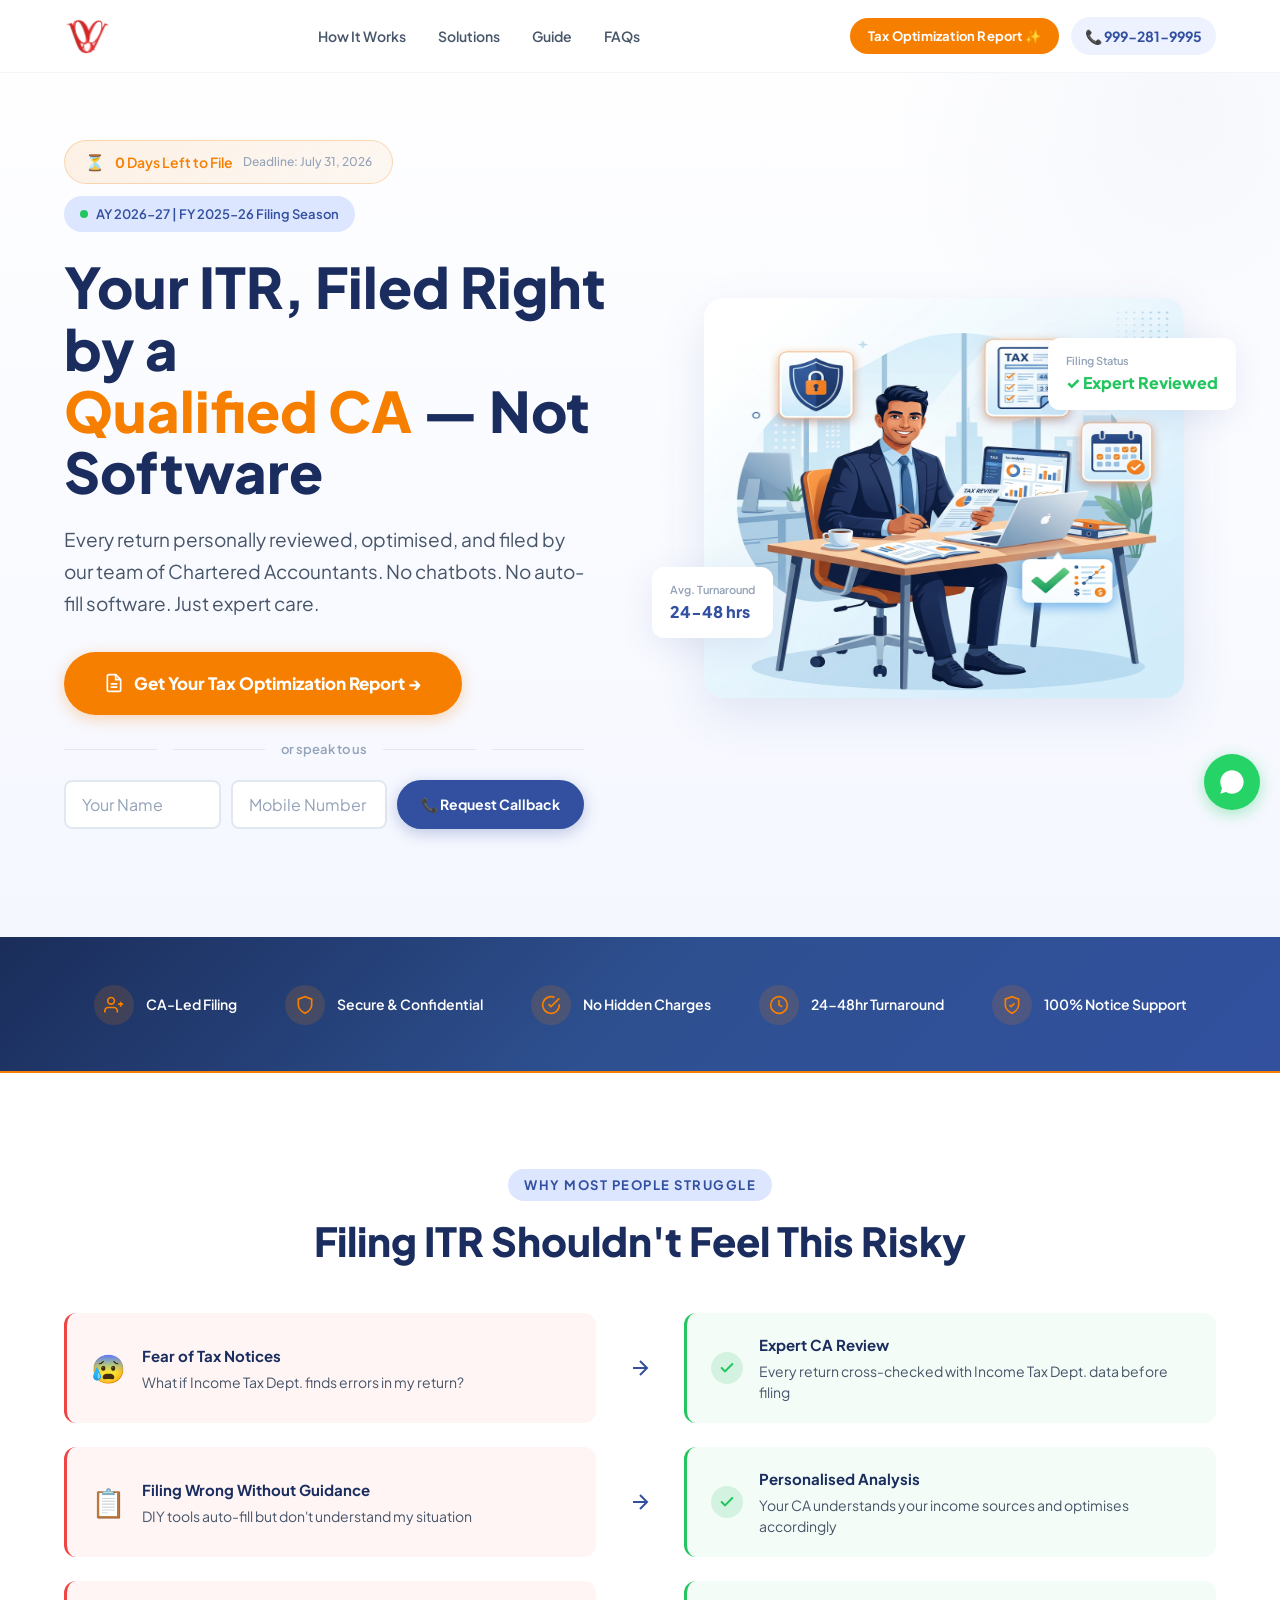
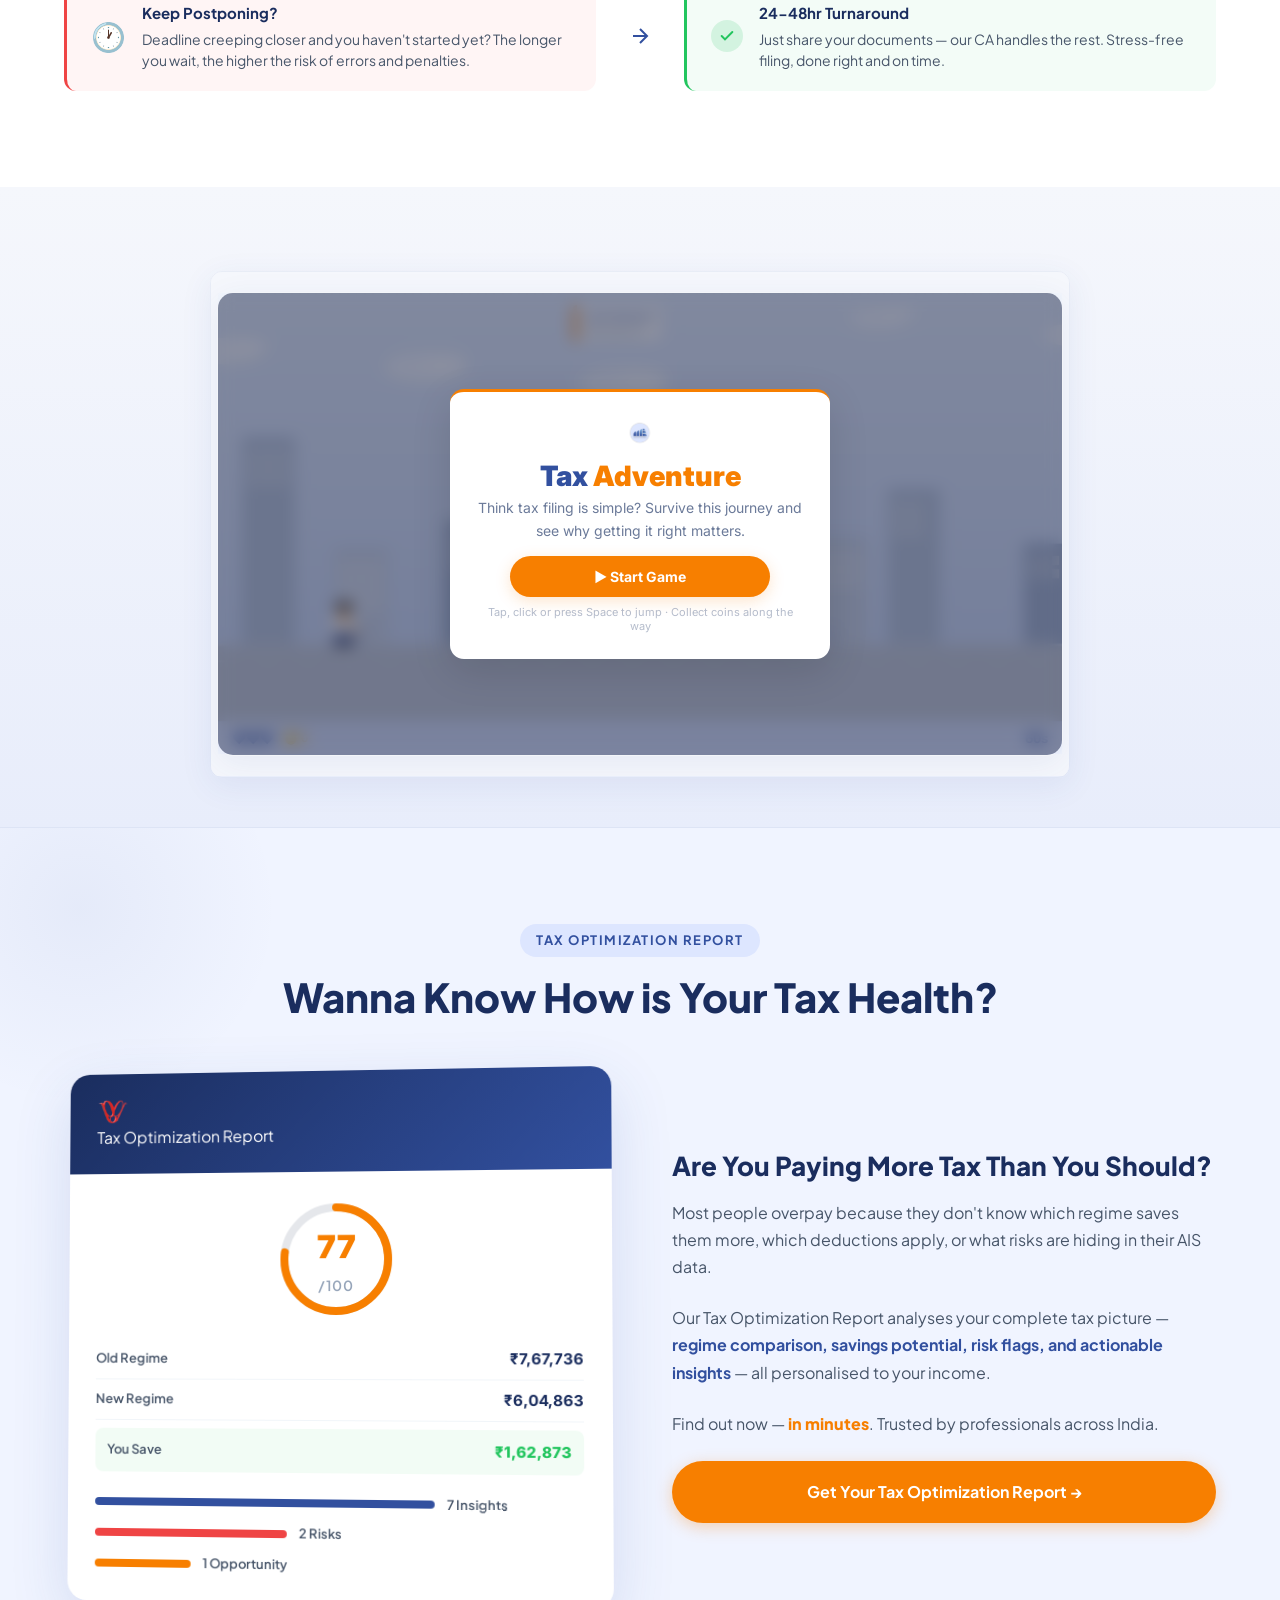
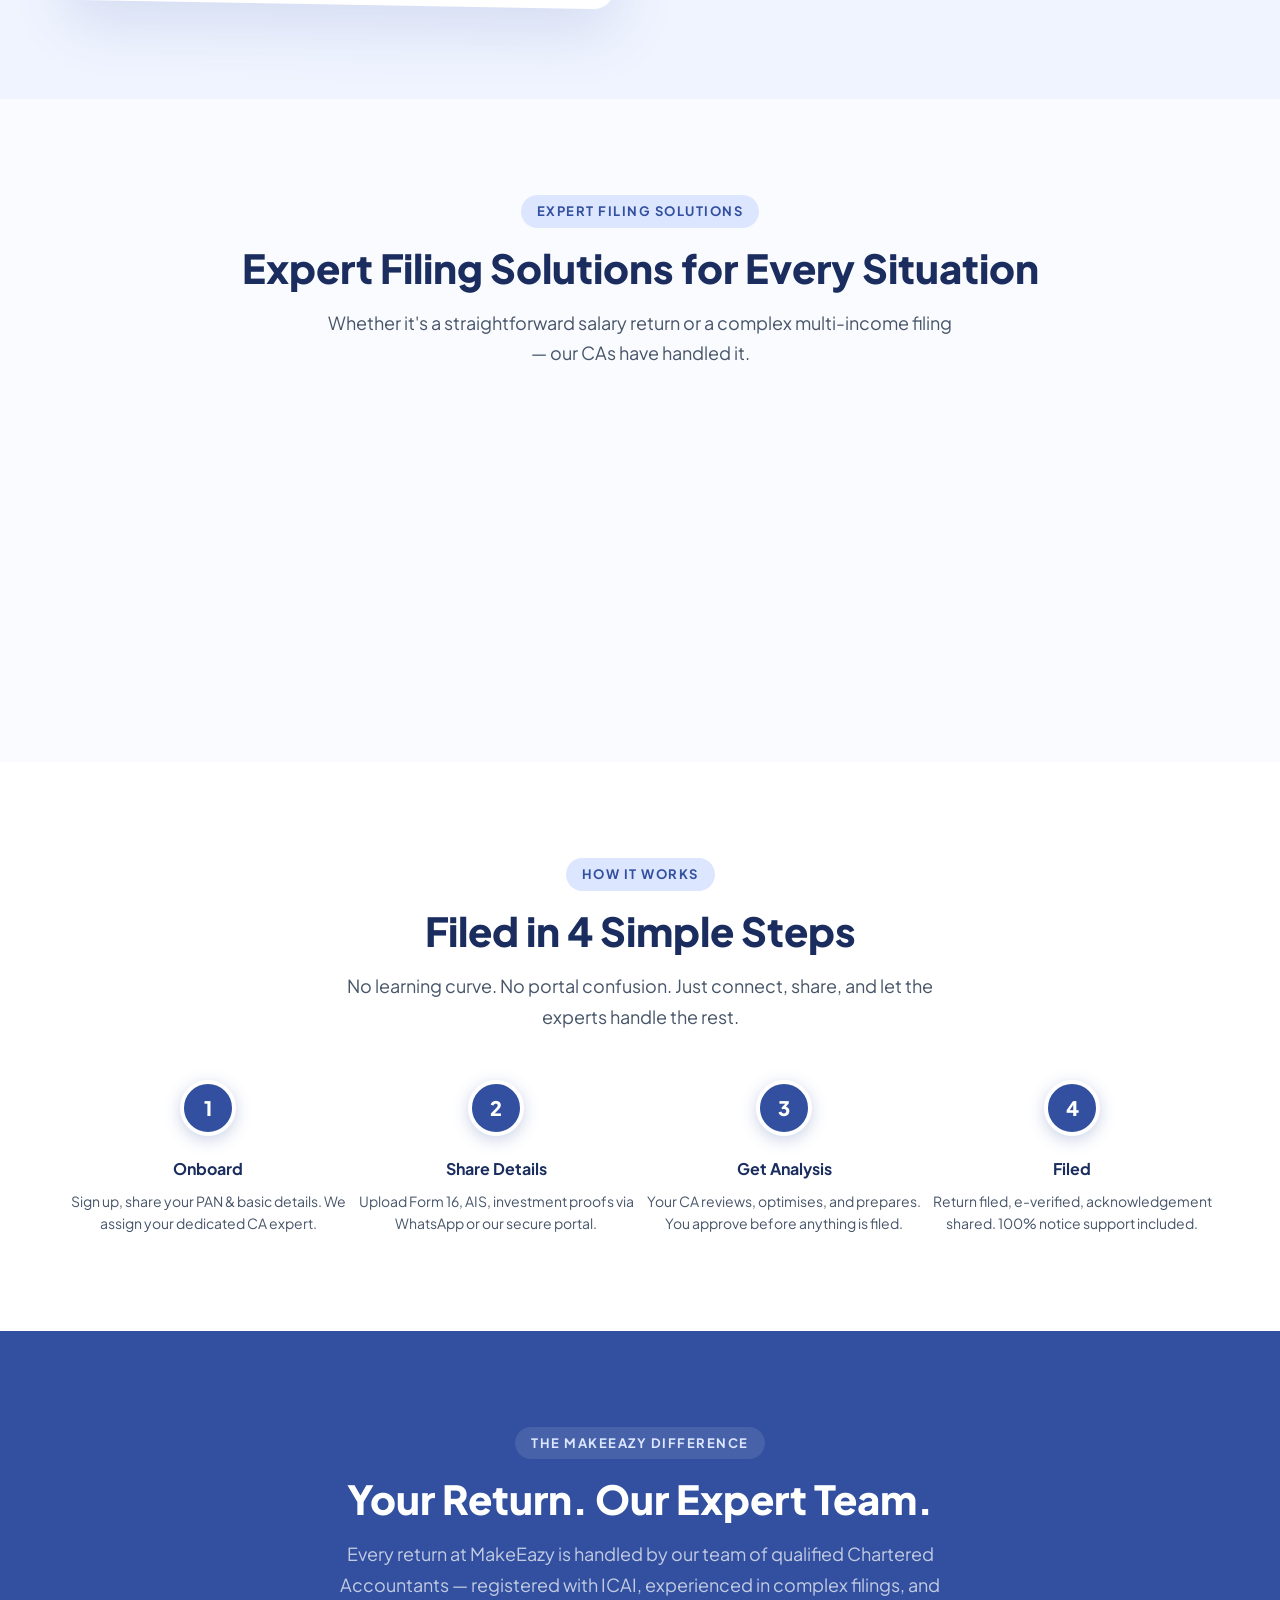
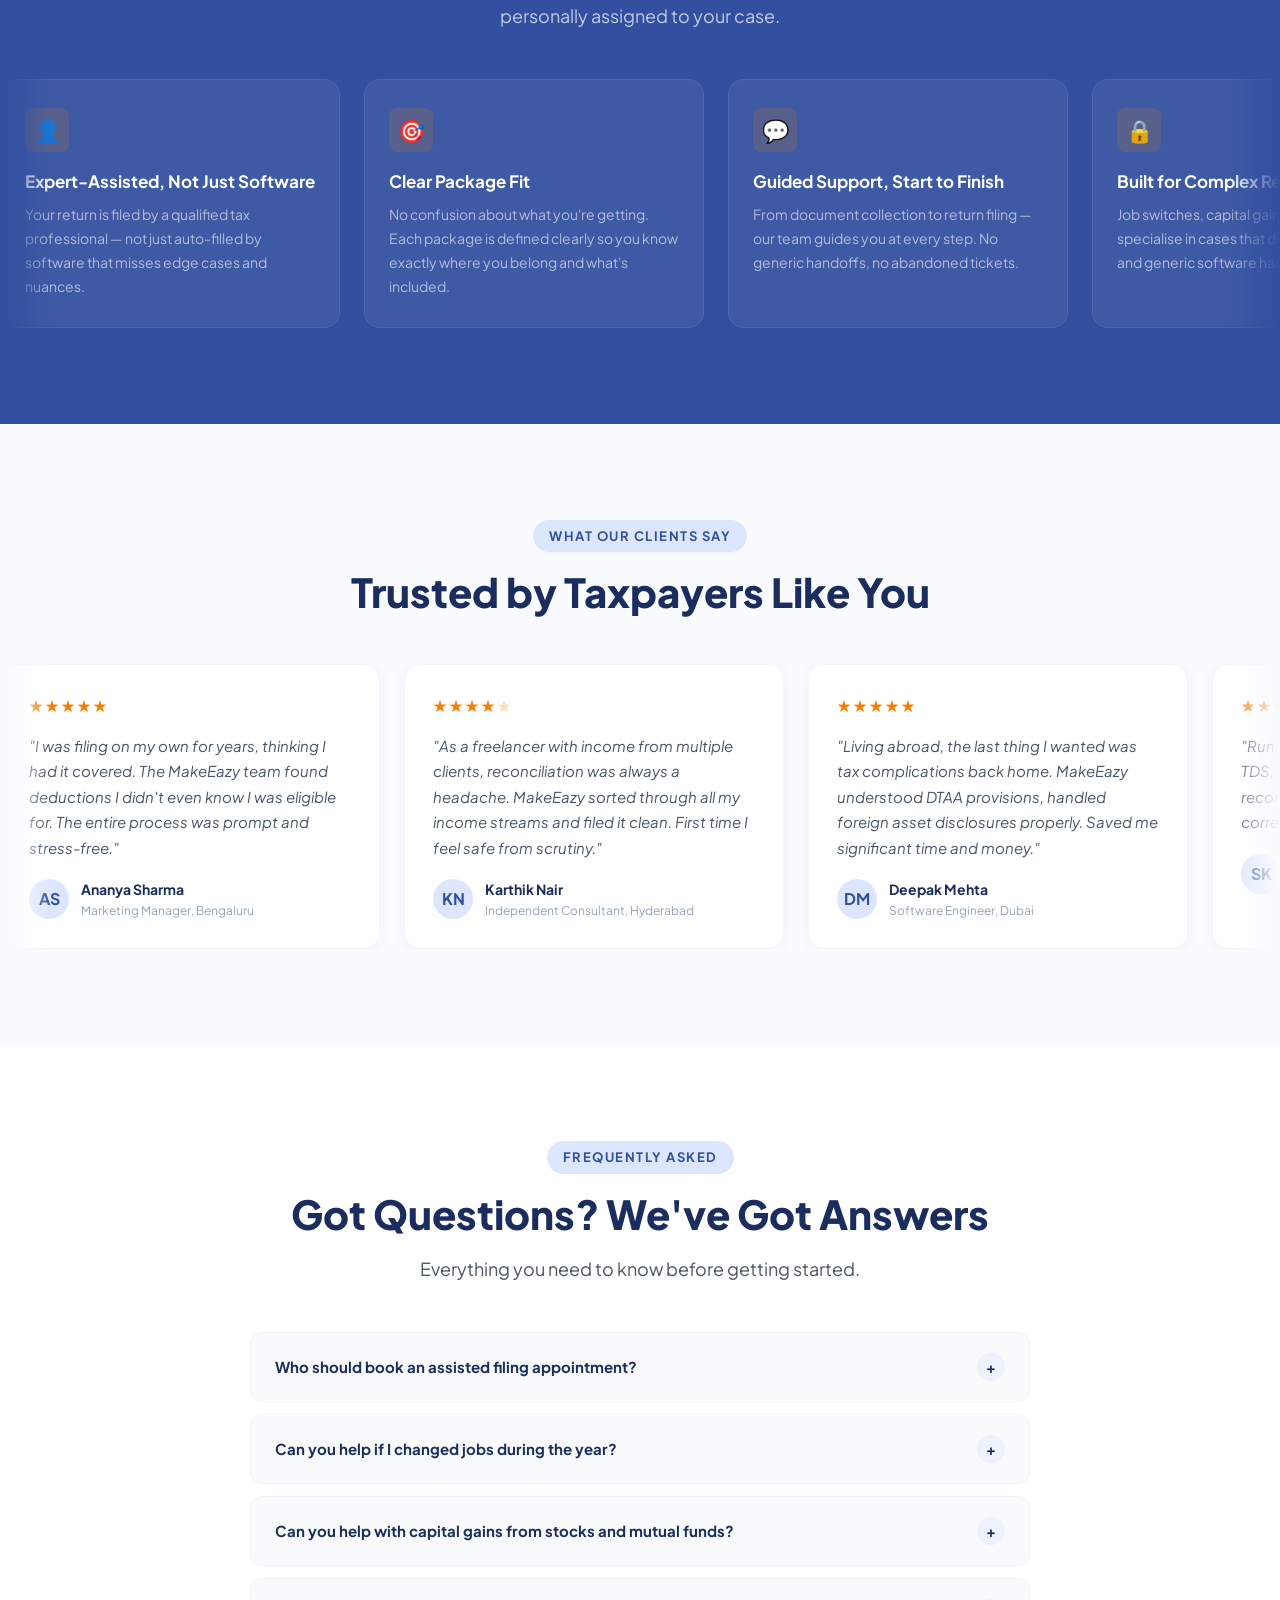
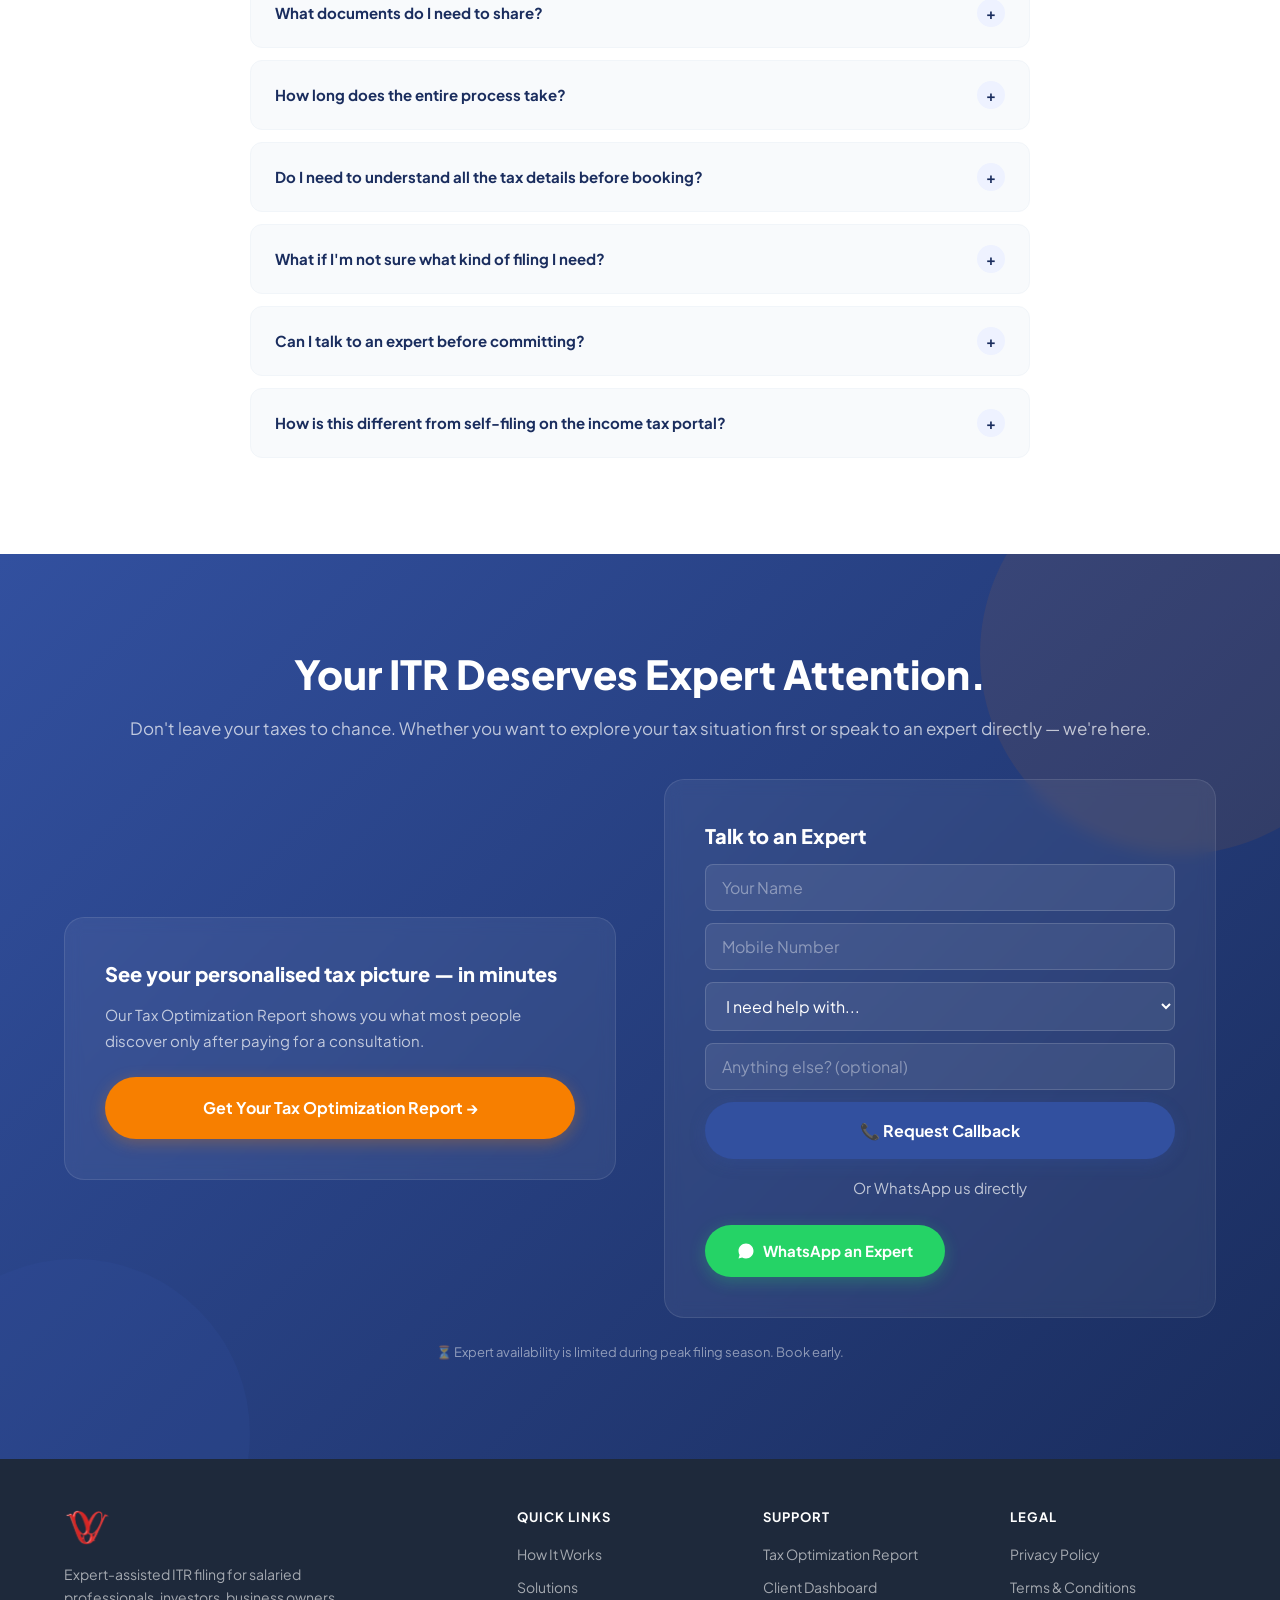
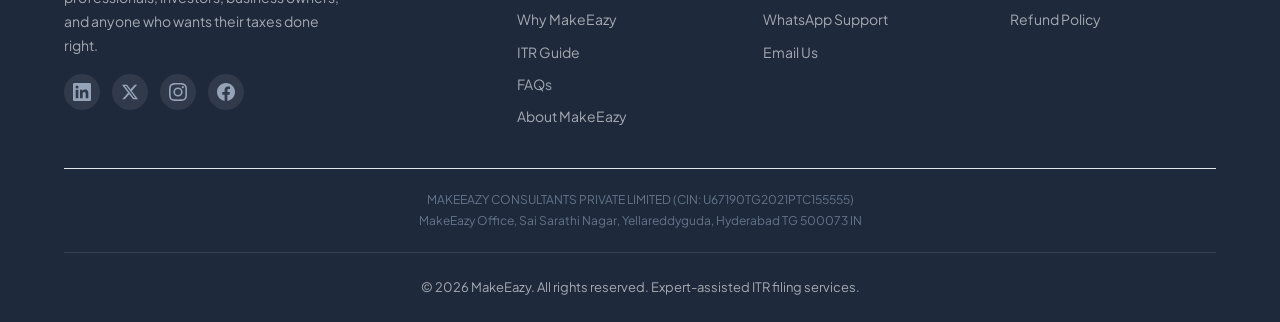
<file: index.html>
<!DOCTYPE html>
<html lang="en">
<head>
  <meta charset="UTF-8">
  <meta name="viewport" content="width=device-width, initial-scale=1.0">
  <title>ITR Filing Online by CA | Expert Tax Filing Service AY 2026-27 | MakeEazy</title>
  <meta name="description" content="File your Income Tax Return online with qualified Chartered Accountants. Expert ITR filing for salaried, capital gains, business, NRI. 24-hr turnaround. Get your Tax Optimization Report.">
  <meta property="og:title" content="Expert ITR Filing by Qualified CAs | MakeEazy">
  <meta property="og:description" content="Get your ITR filed by a qualified CA. Personalised filing, 100% notice support. Get your Tax Optimization Report.">
  <meta property="og:image" content="https://itr.makeeazy.in/hero-illustration.png">
  <meta property="og:url" content="https://itr.makeeazy.in/">
  <meta property="og:type" content="website">
  <meta name="twitter:card" content="summary_large_image">
  <meta name="twitter:image" content="https://itr.makeeazy.in/hero-illustration.png">
  <link rel="canonical" href="https://itr.makeeazy.in/">
  <link rel="icon" type="image/png" href="favicon.png">
  <link rel="stylesheet" href="styles.css">
  <link rel="preconnect" href="https://fonts.googleapis.com">
  <link rel="preconnect" href="https://fonts.gstatic.com" crossorigin>
  <link href="https://fonts.googleapis.com/css2?family=Inter:wght@400;500;600;700;800;900&family=Plus+Jakarta+Sans:wght@400;500;600;700;800&display=swap" rel="stylesheet">

  <!-- FAQPage Schema -->
  <script type="application/ld+json">
  {
    "@context": "https://schema.org",
    "@type": "FAQPage",
    "mainEntity": [
      {"@type": "Question", "name": "Who should book an assisted filing appointment?", "acceptedAnswer": {"@type": "Answer", "text": "Anyone who wants their ITR filed correctly without the stress of doing it themselves. Whether you're a salaried employee, a job switcher with multiple Form 16s, an investor with capital gains, or simply someone who wants expert assurance."}},
      {"@type": "Question", "name": "Can you help if I changed jobs during the year?", "acceptedAnswer": {"@type": "Answer", "text": "Absolutely. Job switch cases are one of our specialties. We consolidate all your Form 16s, reconcile overlapping deductions, handle AIS/26AS mismatches, and ensure you're filing under the right ITR form and tax regime."}},
      {"@type": "Question", "name": "Can you help with capital gains from stocks and mutual funds?", "acceptedAnswer": {"@type": "Answer", "text": "Yes. We handle equity, mutual fund, F&O, and even crypto capital gains. Our experts compute gains/losses accurately, apply loss set-off and carry-forward rules, and file ITR-2 or ITR-3 as required."}},
      {"@type": "Question", "name": "What documents do I need to share?", "acceptedAnswer": {"@type": "Answer", "text": "At a minimum: Form 16, PAN, Aadhaar, bank statements for interest income, and investment proofs. For capital gains: your broker's P&L or capital gains statement. After booking, our team sends you a simple checklist."}},
      {"@type": "Question", "name": "How long does the entire process take?", "acceptedAnswer": {"@type": "Answer", "text": "Most salaried filings are completed within 24-48 hours after we receive your documents. Capital gains and complex cases may take 48-72 hours."}},
      {"@type": "Question", "name": "How is this different from self-filing?", "acceptedAnswer": {"@type": "Answer", "text": "Self-filing requires understanding tax forms, schedules, AIS reconciliation, and regime selection on your own. With MakeEazy, a qualified expert does all of this, ensures accuracy, and handles filing end to end."}}
    ]
  }
  </script>

  <!-- LocalBusiness Schema -->
  <script type="application/ld+json">
  {
    "@context": "https://schema.org",
    "@type": "ProfessionalService",
    "name": "MakeEazy Consultants Pvt Ltd",
    "description": "Expert ITR filing service by qualified Chartered Accountants",
    "url": "https://itr.makeeazy.in",
    "telephone": "+91-9992819995",
    "email": "contact@makeeazy.in",
    "address": {
      "@type": "PostalAddress",
      "streetAddress": "Sai Sarathi Nagar, Yellareddyguda",
      "addressLocality": "Hyderabad",
      "addressRegion": "Telangana",
      "postalCode": "500073",
      "addressCountry": "IN"
    },
    "priceRange": "₹999 - ₹4999",
    "sameAs": [
      "https://in.linkedin.com/company/makeeazy",
      "https://x.com/MakeEazy_in",
      "https://www.instagram.com/makeeazy.in/",
      "https://www.facebook.com/makeeazy.in/"
    ]
  }
  </script>
</head>
<body>

<!-- ════════ NAVBAR ════════ -->
<nav class="navbar" id="navbar">
  <div class="navbar-inner">
    <a href="/" class="logo">
      <img src="logo.png" alt="MakeEazy" class="logo-img" height="40" width="auto">
    </a>
    <div class="nav-links" id="navLinks">
      <a href="#how-it-works">How It Works</a>
      <a href="#solutions">Solutions</a>
      <a href="/guide/" target="_blank">Guide</a>
      <a href="#faq">FAQs</a>
      <div class="nav-mobile-cta">
        <a href="https://desk.makeeazy.in" target="_blank" class="btn btn-primary">File Now →</a>
        <a href="tel:+919992819995" class="btn btn-secondary">📞 Call 999-281-9995</a>
      </div>
    </div>
    <div class="nav-cta">
      <a href="/taxhealth/" target="_blank" class="nav-highlight-btn">Tax Optimization Report ✨</a>
      <a href="tel:+919992819995" class="nav-phone">📞 999-281-9995</a>
      <button class="hamburger" id="hamburger" aria-label="Menu">
        <span></span><span></span><span></span>
      </button>
    </div>
  </div>
</nav>

<!-- ════════ HERO ════════ -->
<section class="hero" id="hero">
  <div class="container">
    <div class="hero-grid">
      <div class="hero-content fade-up">
        <!-- Deadline Counter -->
        <div class="deadline-counter" id="deadlineCounter">
          <span class="deadline-icon">⏳</span>
          <span><strong id="daysLeft">--</strong> Days Left to File</span>
          <span class="deadline-date">Deadline: July 31, 2026</span>
        </div>

        <div class="hero-badge">
          <span class="dot"></span>
          AY 2026-27 | FY 2025-26 Filing Season
        </div>
        <h1 class="hero-title">
          Your ITR, Filed Right by a<br>
          <span class="accent">Qualified CA</span> — Not Software
        </h1>
        <p class="hero-subtitle">
          Every return personally reviewed, optimised, and filed by our team of Chartered Accountants. No chatbots. No auto-fill software. Just expert care.
        </p>

        <!-- Primary CTA -->
        <a href="/taxhealth/" target="_blank" class="btn btn-accent btn-lg hero-cta-primary" id="heroPrimaryCta">
          <svg viewBox="0 0 24 24" fill="none" stroke="currentColor" stroke-width="2" width="20" height="20"><path d="M14 2H6a2 2 0 00-2 2v16a2 2 0 002 2h12a2 2 0 002-2V8z"/><polyline points="14 2 14 8 20 8"/><line x1="16" y1="13" x2="8" y2="13"/><line x1="16" y1="17" x2="8" y2="17"/></svg>
          Get Your Tax Optimization Report →
        </a>

        <!-- Callback Divider + Form -->
        <div class="hero-divider">
          <span class="divider-line"></span>
          <span class="divider-text">or speak to us</span>
          <span class="divider-line"></span>
        </div>
        <form class="hero-callback" id="heroCallbackForm">
          <input type="text" name="callbackName" placeholder="Your Name" required class="callback-input">
          <input type="tel" name="callbackMobile" placeholder="Mobile Number" maxlength="10" required class="callback-input">
          <button type="submit" class="btn btn-navy btn-sm callback-btn">📞 Request Callback</button>
        </form>


      </div>
      <div class="hero-visual fade-up">
        <img src="hero-illustration.png" alt="Expert-led ITR filing illustration" class="hero-image" width="520" height="400">
        <div class="hero-float-card card-1">
          <div class="float-card-label">Filing Status</div>
          <div class="float-card-value green">✓ Expert Reviewed</div>
        </div>
        <div class="hero-float-card card-2">
          <div class="float-card-label">Avg. Turnaround</div>
          <div class="float-card-value">24-48 hrs</div>
        </div>
      </div>
    </div>
  </div>
</section>

<!-- ════════ TRUST STRIP — BRANDED (5 items) ════════ -->
<section class="trust-strip">
  <div class="container">
    <div class="trust-strip-inner trust-5">
      <div class="trust-item">
        <div class="trust-icon-circle">
          <svg viewBox="0 0 24 24" fill="none" stroke="#F77F00" stroke-width="2"><path d="M16 21v-2a4 4 0 00-4-4H5a4 4 0 00-4 4v2"/><circle cx="8.5" cy="7" r="4"/><path d="M20 8v6M23 11h-6"/></svg>
        </div>
        <span>CA-Led Filing</span>
      </div>
      <div class="trust-item">
        <div class="trust-icon-circle">
          <svg viewBox="0 0 24 24" fill="none" stroke="#F77F00" stroke-width="2"><path d="M12 22s8-4 8-10V5l-8-3-8 3v7c0 6 8 10 8 10z"/></svg>
        </div>
        <span>Secure & Confidential</span>
      </div>
      <div class="trust-item">
        <div class="trust-icon-circle">
          <svg viewBox="0 0 24 24" fill="none" stroke="#F77F00" stroke-width="2"><path d="M22 11.08V12a10 10 0 11-5.93-9.14"/><polyline points="22 4 12 14.01 9 11.01"/></svg>
        </div>
        <span>No Hidden Charges</span>
      </div>
      <div class="trust-item">
        <div class="trust-icon-circle">
          <svg viewBox="0 0 24 24" fill="none" stroke="#F77F00" stroke-width="2"><circle cx="12" cy="12" r="10"/><polyline points="12 6 12 12 16 14"/></svg>
        </div>
        <span>24-48hr Turnaround</span>
      </div>
      <div class="trust-item">
        <div class="trust-icon-circle">
          <svg viewBox="0 0 24 24" fill="none" stroke="#F77F00" stroke-width="2"><path d="M12 22s8-4 8-10V5l-8-3-8 3v7c0 6 8 10 8 10z"/><path d="M9 12l2 2 4-4"/></svg>
        </div>
        <span>100% Notice Support</span>
      </div>
    </div>
  </div>
</section>

<!-- ════════ PAIN → RELIEF ════════ -->
<section class="pain-section section" id="pain-relief">
  <div class="container">
    <div class="text-center fade-up">
      <span class="section-label">Why Most People Struggle</span>
      <h2 class="section-title">Filing ITR Shouldn't Feel This Risky</h2>
    </div>
    <div class="pain-relief-rows fade-up">
      <!-- Row 1 -->
      <div class="pain-row">
        <div class="pain-card">
          <div class="pain-emoji">😰</div>
          <div>
            <div class="pain-title">Fear of Tax Notices</div>
            <div class="pain-desc">What if Income Tax Dept. finds errors in my return?</div>
          </div>
        </div>
        <div class="pain-arrow">
          <svg viewBox="0 0 24 24" fill="none" stroke="currentColor" stroke-width="2"><path d="M5 12h14M12 5l7 7-7 7"/></svg>
        </div>
        <div class="relief-card">
          <div class="relief-check">
            <svg viewBox="0 0 24 24" fill="none" stroke="currentColor" stroke-width="3" stroke-linecap="round"><polyline points="20 6 9 17 4 12"/></svg>
          </div>
          <div>
            <div class="relief-title">Expert CA Review</div>
            <div class="relief-desc">Every return cross-checked with Income Tax Dept. data before filing</div>
          </div>
        </div>
      </div>
      <!-- Row 2 -->
      <div class="pain-row">
        <div class="pain-card">
          <div class="pain-emoji">📋</div>
          <div>
            <div class="pain-title">Filing Wrong Without Guidance</div>
            <div class="pain-desc">DIY tools auto-fill but don't understand my situation</div>
          </div>
        </div>
        <div class="pain-arrow">
          <svg viewBox="0 0 24 24" fill="none" stroke="currentColor" stroke-width="2"><path d="M5 12h14M12 5l7 7-7 7"/></svg>
        </div>
        <div class="relief-card">
          <div class="relief-check">
            <svg viewBox="0 0 24 24" fill="none" stroke="currentColor" stroke-width="3" stroke-linecap="round"><polyline points="20 6 9 17 4 12"/></svg>
          </div>
          <div>
            <div class="relief-title">Personalised Analysis</div>
            <div class="relief-desc">Your CA understands your income sources and optimises accordingly</div>
          </div>
        </div>
      </div>
      <!-- Row 3 -->
      <div class="pain-row">
        <div class="pain-card">
          <div class="pain-emoji">🕐</div>
          <div>
            <div class="pain-title">Keep Postponing?</div>
            <div class="pain-desc">Deadline creeping closer and you haven't started yet? The longer you wait, the higher the risk of errors and penalties.</div>
          </div>
        </div>
        <div class="pain-arrow">
          <svg viewBox="0 0 24 24" fill="none" stroke="currentColor" stroke-width="2"><path d="M5 12h14M12 5l7 7-7 7"/></svg>
        </div>
        <div class="relief-card">
          <div class="relief-check">
            <svg viewBox="0 0 24 24" fill="none" stroke="currentColor" stroke-width="3" stroke-linecap="round"><polyline points="20 6 9 17 4 12"/></svg>
          </div>
          <div>
            <div class="relief-title">24-48hr Turnaround</div>
            <div class="relief-desc">Just share your documents — our CA handles the rest. Stress-free filing, done right and on time.</div>
          </div>
        </div>
      </div>
    </div>
  </div>
</section>

<!-- ════════ TAX ADVENTURE GAME ════════ -->
<section class="game-section section" id="tax-game">
  <div class="container">
    <!-- Desktop: inline iframe -->
    <div class="game-embed game-desktop fade-up">
      <iframe src="/guide/play/" title="Tax Adventure — MakeEazy" id="gameFrame" loading="lazy"
              allow="autoplay" frameborder="0"
              style="width:100%;aspect-ratio:832/490;max-width:860px;min-height:300px;border-radius:12px;display:block;margin:0 auto;box-shadow:0 8px 32px rgba(50,80,159,0.08);border:1px solid rgba(50,80,159,0.06)">
      </iframe>
    </div>
    <!-- Mobile: tap to play fullscreen -->
    <div class="game-mobile-launcher fade-up" id="gameMobileLauncher">
      <div class="game-mobile-card" id="gameMobileCard">
        <div class="game-mobile-icon">🎮</div>
        <h3 class="game-mobile-title">Tax Adventure</h3>
        <p class="game-mobile-desc">Dodge tax obstacles & collect coins! Tap to play fullscreen.</p>
        <button class="btn btn-primary game-mobile-btn" id="gameMobilePlay">▶ Play Now</button>
      </div>
    </div>
  </div>
</section>

<!-- Game Fullscreen Overlay (mobile only) -->
<div class="game-fullscreen-overlay" id="gameFullscreen">
  <button class="game-fullscreen-back" id="gameFullscreenClose" aria-label="Back to page">
    <svg width="22" height="22" viewBox="0 0 24 24" fill="none" stroke="currentColor" stroke-width="2.5" stroke-linecap="round" stroke-linejoin="round"><path d="M19 12H5"/><path d="M12 19l-7-7 7-7"/></svg>
  </button>
  <iframe id="gameFullscreenFrame" allow="autoplay" frameborder="0" title="Tax Adventure — MakeEazy"></iframe>
</div>

<!-- ════════ TAX OPTIMIZATION REPORT SHOWCASE ════════ -->
<section class="tor-section section" id="tax-report">
  <div class="container">
    <div class="text-center fade-up">
      <span class="section-label">Tax Optimization Report</span>
      <h2 class="section-title">Wanna Know How is Your Tax Health?</h2>
    </div>
    <div class="tor-grid fade-up">
      <div class="tor-report-card">
        <div class="tor-report-header">
          <img src="logo.png" alt="MakeEazy" height="28">
          <span>Tax Optimization Report</span>
        </div>
        <div class="tor-report-body">
          <div class="tor-score-wrapper">
            <svg class="tor-score-ring" viewBox="0 0 120 120">
              <circle cx="60" cy="60" r="52" fill="none" stroke="#e5e7eb" stroke-width="8"/>
              <circle cx="60" cy="60" r="52" fill="none" stroke="#F77F00" stroke-width="8" 
                      stroke-dasharray="327" stroke-dashoffset="327" stroke-linecap="round"
                      class="tor-score-fill" style="--target-offset: 75;"/>
            </svg>
            <div class="tor-score-text">
              <span class="tor-score-num" data-target="77">0</span>
              <span class="tor-score-label">/100</span>
            </div>
          </div>
          <div class="tor-stats">
            <div class="tor-stat-row">
              <span class="tor-stat-label">Old Regime</span>
              <span class="tor-stat-value tor-countup" data-prefix="₹" data-target="768430">₹0</span>
            </div>
            <div class="tor-stat-row">
              <span class="tor-stat-label">New Regime</span>
              <span class="tor-stat-value tor-countup" data-prefix="₹" data-target="605410">₹0</span>
            </div>
            <div class="tor-stat-row highlight">
              <span class="tor-stat-label">You Save</span>
              <span class="tor-stat-value tor-countup" data-prefix="₹" data-target="163020">₹0</span>
            </div>
          </div>
          <div class="tor-insights">
            <div class="tor-insight-bar" style="--bar-width: 70%">
              <span class="tor-bar-fill insights"></span>
              <span>7 Insights</span>
            </div>
            <div class="tor-insight-bar" style="--bar-width: 40%">
              <span class="tor-bar-fill risks"></span>
              <span>2 Risks</span>
            </div>
            <div class="tor-insight-bar" style="--bar-width: 20%">
              <span class="tor-bar-fill opportunity"></span>
              <span>1 Opportunity</span>
            </div>
          </div>
        </div>
      </div>
      <div class="tor-content">
        <h3 class="tor-question">Are You Paying More Tax Than You Should?</h3>
        <p class="tor-tagline">Most people overpay because they don't know which regime saves them more, which deductions apply, or what risks are hiding in their AIS data.</p>
        <p class="tor-hook">Our Tax Optimization Report analyses your complete tax picture — <strong>regime comparison, savings potential, risk flags, and actionable insights</strong> — all personalised to your income.</p>
        <p class="tor-cta-text">Find out now — <strong>in minutes</strong>. Trusted by professionals across India.</p>
        <a href="/taxhealth/" target="_blank" class="btn btn-accent btn-lg tor-cta" id="torCta">Get Your Tax Optimization Report →</a>
      </div>
    </div>
  </div>
</section>

<!-- ════════ SOLUTIONS — AUTO-SCROLLING MARQUEE ════════ -->
<section class="persona-section section" id="solutions">
  <div class="container">
    <div class="text-center fade-up">
      <span class="section-label">Expert Filing Solutions</span>
      <h2 class="section-title">Expert Filing Solutions for Every Situation</h2>
      <p class="section-subtitle mx-auto">Whether it's a straightforward salary return or a complex multi-income filing — our CAs have handled it.</p>
    </div>
  </div>
  <div class="persona-marquee fade-up">
    <div class="persona-track">
      <!-- Set 1 -->
      <div class="persona-card">
        <div class="persona-emoji">💼</div>
        <h3 class="persona-title">Salaried Professional</h3>
        <p class="persona-problem">Not sure if you're claiming all eligible deductions?</p>
        <a href="/taxhealth/" target="_blank" class="persona-cta">Check My Deductions →</a>
      </div>
      <div class="persona-card">
        <div class="persona-emoji">📈</div>
        <h3 class="persona-title">Investor / Trader</h3>
        <p class="persona-problem">Capital gains from stocks, mutual funds, or F&amp;O giving you anxiety?</p>
        <a href="/taxhealth/" target="_blank" class="persona-cta">Analyse My Gains →</a>
      </div>
      <div class="persona-card">
        <div class="persona-emoji">💻</div>
        <h3 class="persona-title">Freelancer / Consultant</h3>
        <p class="persona-problem">Multiple income sources with no clear bookkeeping?</p>
        <a href="/taxhealth/" target="_blank" class="persona-cta">Reconcile My Income →</a>
      </div>
      <div class="persona-card">
        <div class="persona-emoji">⚠️</div>
        <h3 class="persona-title">Got a Tax Notice?</h3>
        <p class="persona-problem">Received a notice you didn't expect? Don't panic.</p>
        <a href="https://api.whatsapp.com/send/?phone=919992819995&text=Hi%2C%20I%20received%20a%20tax%20notice%20and%20need%20help&type=phone_number&app_absent=0" target="_blank" class="persona-cta">Resolve My Notice →</a>
      </div>
      <div class="persona-card">
        <div class="persona-emoji">🌍</div>
        <h3 class="persona-title">NRI</h3>
        <p class="persona-problem">Worried about double taxation on your Indian income?</p>
        <a href="/taxhealth/" target="_blank" class="persona-cta">Understand My DTAA →</a>
      </div>
      <div class="persona-card">
        <div class="persona-emoji">🏢</div>
        <h3 class="persona-title">Business Owner</h3>
        <p class="persona-problem">Books, GST, TDS, and ITR — too many loose ends?</p>
        <a href="https://api.whatsapp.com/send/?phone=919992819995&text=Hi%2C%20I%20need%20help%20with%20business%20ITR%20filing&type=phone_number&app_absent=0" target="_blank" class="persona-cta">Reconcile My Books →</a>
      </div>
      <!-- Set 2 (duplicate for seamless loop) -->
      <div class="persona-card">
        <div class="persona-emoji">💼</div>
        <h3 class="persona-title">Salaried Professional</h3>
        <p class="persona-problem">Not sure if you're claiming all eligible deductions?</p>
        <a href="/taxhealth/" target="_blank" class="persona-cta">Check My Deductions →</a>
      </div>
      <div class="persona-card">
        <div class="persona-emoji">📈</div>
        <h3 class="persona-title">Investor / Trader</h3>
        <p class="persona-problem">Capital gains from stocks, mutual funds, or F&amp;O giving you anxiety?</p>
        <a href="/taxhealth/" target="_blank" class="persona-cta">Analyse My Gains →</a>
      </div>
      <div class="persona-card">
        <div class="persona-emoji">💻</div>
        <h3 class="persona-title">Freelancer / Consultant</h3>
        <p class="persona-problem">Multiple income sources with no clear bookkeeping?</p>
        <a href="/taxhealth/" target="_blank" class="persona-cta">Reconcile My Income →</a>
      </div>
      <div class="persona-card">
        <div class="persona-emoji">⚠️</div>
        <h3 class="persona-title">Got a Tax Notice?</h3>
        <p class="persona-problem">Received a notice you didn't expect? Don't panic.</p>
        <a href="https://api.whatsapp.com/send/?phone=919992819995&text=Hi%2C%20I%20received%20a%20tax%20notice%20and%20need%20help&type=phone_number&app_absent=0" target="_blank" class="persona-cta">Resolve My Notice →</a>
      </div>
      <div class="persona-card">
        <div class="persona-emoji">🌍</div>
        <h3 class="persona-title">NRI</h3>
        <p class="persona-problem">Worried about double taxation on your Indian income?</p>
        <a href="/taxhealth/" target="_blank" class="persona-cta">Understand My DTAA →</a>
      </div>
      <div class="persona-card">
        <div class="persona-emoji">🏢</div>
        <h3 class="persona-title">Business Owner</h3>
        <p class="persona-problem">Books, GST, TDS, and ITR — too many loose ends?</p>
        <a href="https://api.whatsapp.com/send/?phone=919992819995&text=Hi%2C%20I%20need%20help%20with%20business%20ITR%20filing&type=phone_number&app_absent=0" target="_blank" class="persona-cta">Reconcile My Books →</a>
      </div>
    </div>
  </div>
</section>

<!-- ════════ HOW IT WORKS — 4 ANIMATED STEPS ════════ -->
<section class="how-section section" id="how-it-works">
  <div class="container">
    <div class="text-center fade-up">
      <span class="section-label">How It Works</span>
      <h2 class="section-title">Filed in 4 Simple Steps</h2>
      <p class="section-subtitle mx-auto">No learning curve. No portal confusion. Just connect, share, and let the experts handle the rest.</p>
    </div>
    <div class="steps-flow fade-up">
      <div class="step-card" style="--step-delay: 0s">
        <div class="step-number">1</div>
        <h3 class="step-title">Onboard</h3>
        <p class="step-desc">Sign up, share your PAN & basic details. We assign your dedicated CA expert.</p>
      </div>
      <div class="step-connector"></div>
      <div class="step-card" style="--step-delay: 0.2s">
        <div class="step-number">2</div>
        <h3 class="step-title">Share Details</h3>
        <p class="step-desc">Upload Form 16, AIS, investment proofs via WhatsApp or our secure portal.</p>
      </div>
      <div class="step-connector"></div>
      <div class="step-card" style="--step-delay: 0.4s">
        <div class="step-number">3</div>
        <h3 class="step-title">Get Analysis</h3>
        <p class="step-desc">Your CA reviews, optimises, and prepares. You approve before anything is filed.</p>
      </div>
      <div class="step-connector"></div>
      <div class="step-card" style="--step-delay: 0.6s">
        <div class="step-number">4</div>
        <h3 class="step-title">Filed</h3>
        <p class="step-desc">Return filed, e-verified, acknowledgement shared. 100% notice support included.</p>
      </div>
    </div>
  </div>
</section>

<!-- ════════ VIDEO CAROUSEL — Sheet-Driven ════════ -->
<section class="video-section section" id="videos" style="display:none;">
  <div class="container">
    <div class="text-center fade-up">
      <span class="section-label">See How We Help</span>
      <h2 class="section-title">Watch MakeEazy in Action</h2>
    </div>
  </div>
  <div class="video-marquee fade-up" id="videoMarquee">
    <div class="video-track" id="videoTrack">
      <!-- Populated dynamically from Google Sheet -->
    </div>
  </div>
</section>

<!-- ════════ WHY MAKEEAZY — AUTO-SCROLLING ════════ -->
<section class="why-section section" id="why-makeeazy">
  <div class="container">
    <div class="text-center fade-up">
      <span class="section-label">The MakeEazy Difference</span>
      <h2 class="section-title">Your Return. Our Expert Team.</h2>
      <p class="section-subtitle mx-auto">Every return at MakeEazy is handled by our team of qualified Chartered Accountants — registered with ICAI, experienced in complex filings, and personally assigned to your case.</p>
    </div>
  </div>
  <div class="why-marquee fade-up">
    <div class="why-track">
      <!-- Set 1 -->
      <div class="why-card">
        <div class="why-card-icon">👤</div>
        <h3 class="why-card-title">Expert-Assisted, Not Just Software</h3>
        <p class="why-card-desc">Your return is filed by a qualified tax professional — not just auto-filled by software that misses edge cases and nuances.</p>
      </div>
      <div class="why-card">
        <div class="why-card-icon">🎯</div>
        <h3 class="why-card-title">Clear Package Fit</h3>
        <p class="why-card-desc">No confusion about what you're getting. Each package is defined clearly so you know exactly where you belong and what's included.</p>
      </div>
      <div class="why-card">
        <div class="why-card-icon">💬</div>
        <h3 class="why-card-title">Guided Support, Start to Finish</h3>
        <p class="why-card-desc">From document collection to return filing — our team guides you at every step. No generic handoffs, no abandoned tickets.</p>
      </div>
      <div class="why-card">
        <div class="why-card-icon">🔒</div>
        <h3 class="why-card-title">Built for Complex Returns Too</h3>
        <p class="why-card-desc">Job switches, capital gains, F&amp;O, NRI — we specialise in cases that discount platforms and generic software handle poorly.</p>
      </div>
      <div class="why-card">
        <div class="why-card-icon">💰</div>
        <h3 class="why-card-title">4.9★ Client Rating, Clearer Scope</h3>
        <p class="why-card-desc">No hidden fees. No surprise charges after filing. You know the package, scope, and cost upfront before committing.</p>
      </div>
      <div class="why-card">
        <div class="why-card-icon">🛡️</div>
        <h3 class="why-card-title">100% Notice Guarantee Support</h3>
        <p class="why-card-desc">If you receive any notice related to a return we filed, our team assists you with the response — at no extra charge.</p>
      </div>
      <!-- Set 2 (duplicate for loop) -->
      <div class="why-card">
        <div class="why-card-icon">👤</div>
        <h3 class="why-card-title">Expert-Assisted, Not Just Software</h3>
        <p class="why-card-desc">Your return is filed by a qualified tax professional — not just auto-filled by software that misses edge cases and nuances.</p>
      </div>
      <div class="why-card">
        <div class="why-card-icon">🎯</div>
        <h3 class="why-card-title">Clear Package Fit</h3>
        <p class="why-card-desc">No confusion about what you're getting. Each package is defined clearly so you know exactly where you belong and what's included.</p>
      </div>
      <div class="why-card">
        <div class="why-card-icon">💬</div>
        <h3 class="why-card-title">Guided Support, Start to Finish</h3>
        <p class="why-card-desc">From document collection to return filing — our team guides you at every step. No generic handoffs, no abandoned tickets.</p>
      </div>
      <div class="why-card">
        <div class="why-card-icon">🔒</div>
        <h3 class="why-card-title">Built for Complex Returns Too</h3>
        <p class="why-card-desc">Job switches, capital gains, F&amp;O, NRI — we specialise in cases that discount platforms and generic software handle poorly.</p>
      </div>
      <div class="why-card">
        <div class="why-card-icon">💰</div>
        <h3 class="why-card-title">4.9★ Client Rating, Clearer Scope</h3>
        <p class="why-card-desc">No hidden fees. No surprise charges after filing. You know the package, scope, and cost upfront before committing.</p>
      </div>
      <div class="why-card">
        <div class="why-card-icon">🛡️</div>
        <h3 class="why-card-title">100% Notice Guarantee Support</h3>
        <p class="why-card-desc">If you receive any notice related to a return we filed, our team assists you with the response — at no extra charge.</p>
      </div>
    </div>
  </div>
</section>

<!-- ════════ TESTIMONIALS — AUTO-SCROLLING ════════ -->
<section class="testimonials-section section" id="testimonials">
  <div class="container">
    <div class="text-center fade-up">
      <span class="section-label">What Our Clients Say</span>
      <h2 class="section-title">Trusted by Taxpayers Like You</h2>
    </div>
  </div>
  <div class="testimonial-marquee fade-up">
    <div class="testimonial-track">
      <!-- Set 1 -->
      <div class="testimonial-card">
        <div class="testimonial-stars">★★★★★</div>
        <p class="testimonial-text">"I was filing on my own for years, thinking I had it covered. The MakeEazy team found deductions I didn't even know I was eligible for. The entire process was prompt and stress-free."</p>
        <div class="testimonial-author"><div class="testimonial-avatar">AS</div><div><div class="testimonial-name">Ananya Sharma</div><div class="testimonial-role">Marketing Manager, Bengaluru</div></div></div>
      </div>
      <div class="testimonial-card">
        <div class="testimonial-stars">★★★★<span style="opacity:0.25">★</span></div>
        <p class="testimonial-text">"As a freelancer with income from multiple clients, reconciliation was always a headache. MakeEazy sorted through all my income streams and filed it clean. First time I feel safe from scrutiny."</p>
        <div class="testimonial-author"><div class="testimonial-avatar">KN</div><div><div class="testimonial-name">Karthik Nair</div><div class="testimonial-role">Independent Consultant, Hyderabad</div></div></div>
      </div>
      <div class="testimonial-card">
        <div class="testimonial-stars">★★★★★</div>
        <p class="testimonial-text">"Living abroad, the last thing I wanted was tax complications back home. MakeEazy understood DTAA provisions, handled foreign asset disclosures properly. Saved me significant time and money."</p>
        <div class="testimonial-author"><div class="testimonial-avatar">DM</div><div><div class="testimonial-name">Deepak Mehta</div><div class="testimonial-role">Software Engineer, Dubai</div></div></div>
      </div>
      <div class="testimonial-card">
        <div class="testimonial-stars">★★★★<span style="opacity:0.25">★</span></div>
        <p class="testimonial-text">"Running a business means dealing with GST, TDS, and income tax all at once. MakeEazy reconciled my books and filed everything correctly — no gaps, no mismatches."</p>
        <div class="testimonial-author"><div class="testimonial-avatar">SK</div><div><div class="testimonial-name">Sneha Kulkarni</div><div class="testimonial-role">Founder, Retail Business, Pune</div></div></div>
      </div>
      <div class="testimonial-card">
        <div class="testimonial-stars">★★★★★</div>
        <p class="testimonial-text">"What I appreciated most was the patience. They explained every section of my return in simple terms, answered all my questions without rushing, and filed well before the deadline."</p>
        <div class="testimonial-author"><div class="testimonial-avatar">RI</div><div><div class="testimonial-name">Ramesh Iyer</div><div class="testimonial-role">Retired, Chennai</div></div></div>
      </div>
      <div class="testimonial-card">
        <div class="testimonial-stars">★★★★★</div>
        <p class="testimonial-text">"I had my return filed elsewhere — months later, a notice arrived. MakeEazy reviewed the case, explained where things went wrong, and resolved it with the department. Learned the hard way — getting it right matters."</p>
        <div class="testimonial-author"><div class="testimonial-avatar">VJ</div><div><div class="testimonial-name">Vikram Joshi</div><div class="testimonial-role">Team Lead, Mumbai</div></div></div>
      </div>
      <!-- Set 2 (duplicate for seamless loop) -->
      <div class="testimonial-card">
        <div class="testimonial-stars">★★★★★</div>
        <p class="testimonial-text">"I was filing on my own for years, thinking I had it covered. The MakeEazy team found deductions I didn't even know I was eligible for. The entire process was prompt and stress-free."</p>
        <div class="testimonial-author"><div class="testimonial-avatar">AS</div><div><div class="testimonial-name">Ananya Sharma</div><div class="testimonial-role">Marketing Manager, Bengaluru</div></div></div>
      </div>
      <div class="testimonial-card">
        <div class="testimonial-stars">★★★★<span style="opacity:0.25">★</span></div>
        <p class="testimonial-text">"As a freelancer with income from multiple clients, reconciliation was always a headache. MakeEazy sorted through all my income streams and filed it clean. First time I feel safe from scrutiny."</p>
        <div class="testimonial-author"><div class="testimonial-avatar">KN</div><div><div class="testimonial-name">Karthik Nair</div><div class="testimonial-role">Independent Consultant, Hyderabad</div></div></div>
      </div>
      <div class="testimonial-card">
        <div class="testimonial-stars">★★★★★</div>
        <p class="testimonial-text">"Living abroad, the last thing I wanted was tax complications back home. MakeEazy understood DTAA provisions, handled foreign asset disclosures properly. Saved me significant time and money."</p>
        <div class="testimonial-author"><div class="testimonial-avatar">DM</div><div><div class="testimonial-name">Deepak Mehta</div><div class="testimonial-role">Software Engineer, Dubai</div></div></div>
      </div>
      <div class="testimonial-card">
        <div class="testimonial-stars">★★★★<span style="opacity:0.25">★</span></div>
        <p class="testimonial-text">"Running a business means dealing with GST, TDS, and income tax all at once. MakeEazy reconciled my books and filed everything correctly — no gaps, no mismatches."</p>
        <div class="testimonial-author"><div class="testimonial-avatar">SK</div><div><div class="testimonial-name">Sneha Kulkarni</div><div class="testimonial-role">Founder, Retail Business, Pune</div></div></div>
      </div>
      <div class="testimonial-card">
        <div class="testimonial-stars">★★★★★</div>
        <p class="testimonial-text">"What I appreciated most was the patience. They explained every section of my return in simple terms, answered all my questions without rushing, and filed well before the deadline."</p>
        <div class="testimonial-author"><div class="testimonial-avatar">RI</div><div><div class="testimonial-name">Ramesh Iyer</div><div class="testimonial-role">Retired, Chennai</div></div></div>
      </div>
      <div class="testimonial-card">
        <div class="testimonial-stars">★★★★★</div>
        <p class="testimonial-text">"I had my return filed elsewhere — months later, a notice arrived. MakeEazy reviewed the case, explained where things went wrong, and resolved it with the department. Learned the hard way — getting it right matters."</p>
        <div class="testimonial-author"><div class="testimonial-avatar">VJ</div><div><div class="testimonial-name">Vikram Joshi</div><div class="testimonial-role">Team Lead, Mumbai</div></div></div>
      </div>
    </div>
  </div>
</section>

<!-- ════════ FAQ ════════ -->
<section class="faq-section section" id="faq">
  <div class="container">
    <div class="text-center fade-up">
      <span class="section-label">Frequently Asked</span>
      <h2 class="section-title">Got Questions? We've Got Answers</h2>
      <p class="section-subtitle mx-auto">Everything you need to know before getting started.</p>
    </div>
    <div class="faq-list fade-up">
      <div class="faq-item">
        <div class="faq-question">Who should book an assisted filing appointment?<div class="faq-toggle">+</div></div>
        <div class="faq-answer"><div class="faq-answer-inner">Anyone who wants their ITR filed correctly without the stress of doing it themselves. Whether you're a salaried employee, a job switcher with multiple Form 16s, an investor with capital gains, or simply someone who wants expert assurance — our assisted filing is designed for you.</div></div>
      </div>
      <div class="faq-item">
        <div class="faq-question">Can you help if I changed jobs during the year?<div class="faq-toggle">+</div></div>
        <div class="faq-answer"><div class="faq-answer-inner">Absolutely. Job switch cases are one of our specialties. We consolidate all your Form 16s, reconcile overlapping deductions, handle AIS/26AS mismatches, and ensure you're filing under the right ITR form and tax regime.</div></div>
      </div>
      <div class="faq-item">
        <div class="faq-question">Can you help with capital gains from stocks and mutual funds?<div class="faq-toggle">+</div></div>
        <div class="faq-answer"><div class="faq-answer-inner">Yes. We handle equity, mutual fund, F&amp;O, and even crypto capital gains. Our experts compute gains/losses accurately, apply loss set-off and carry-forward rules, and file ITR-2 or ITR-3 as required with the correct schedules.</div></div>
      </div>
      <div class="faq-item">
        <div class="faq-question">What documents do I need to share?<div class="faq-toggle">+</div></div>
        <div class="faq-answer"><div class="faq-answer-inner">At a minimum: Form 16 (from all employers), PAN, Aadhaar, bank statements for interest income, and investment proofs (if claiming deductions). For capital gains: your broker's P&amp;L or capital gains statement. Don't worry — after booking, our team sends you a simple checklist based on your specific case.</div></div>
      </div>
      <div class="faq-item">
        <div class="faq-question">How long does the entire process take?<div class="faq-toggle">+</div></div>
        <div class="faq-answer"><div class="faq-answer-inner">Most salaried and job switch filings are completed within 24-48 hours after we receive your documents. Capital gains and complex cases may take 48-72 hours. We keep you updated at every step.</div></div>
      </div>
      <div class="faq-item">
        <div class="faq-question">Do I need to understand all the tax details before booking?<div class="faq-toggle">+</div></div>
        <div class="faq-answer"><div class="faq-answer-inner">Not at all. That's exactly why our service exists. Just book an appointment and share your documents — our expert will handle the technical details, explain what matters in simple terms, and guide you through the process.</div></div>
      </div>
      <div class="faq-item">
        <div class="faq-question">What if I'm not sure what kind of filing I need?<div class="faq-toggle">+</div></div>
        <div class="faq-answer"><div class="faq-answer-inner">No problem. Book a general appointment and our expert will assess your case during the initial review. We'll recommend the right approach and give you a clear scope before proceeding — no surprises.</div></div>
      </div>
      <div class="faq-item">
        <div class="faq-question">Can I talk to an expert before committing?<div class="faq-toggle">+</div></div>
        <div class="faq-answer"><div class="faq-answer-inner">Yes! You can reach us on WhatsApp for a quick chat or book an appointment to speak with a tax expert directly. We're happy to answer your questions before you decide.</div></div>
      </div>
      <div class="faq-item">
        <div class="faq-question">How is this different from self-filing on the income tax portal?<div class="faq-toggle">+</div></div>
        <div class="faq-answer"><div class="faq-answer-inner">Self-filing requires you to understand tax forms, schedules, AIS reconciliation, and regime selection — all on your own. With MakeEazy, a qualified expert does all of this for you, ensures accuracy, maximises your refund or minimises your liability, and handles the filing end to end. It's the difference between guessing and knowing.</div></div>
      </div>
    </div>
  </div>
</section>

<!-- ════════ FINAL CTA — DUAL PATH ════════ -->
<section class="final-cta-section" id="final-cta">
  <div class="container">
    <div class="text-center fade-up">
      <h2 class="final-cta-title">Your ITR Deserves Expert Attention.</h2>
      <p class="final-cta-sub">Don't leave your taxes to chance. Whether you want to explore your tax situation first or speak to an expert directly — we're here.</p>
    </div>
    <div class="final-cta-grid fade-up">
      <!-- Left: Report CTA -->
      <div class="final-cta-card report-card">
        <h3>See your personalised tax picture — in minutes</h3>
        <p>Our Tax Optimization Report shows you what most people discover only after paying for a consultation.</p>
        <a href="/taxhealth/" target="_blank" class="btn btn-accent btn-lg" id="finalReportCta" style="width:100%;">Get Your Tax Optimization Report →</a>
      </div>
      <!-- Right: Callback Form -->
      <div class="final-cta-card form-card">
        <h3>Talk to an Expert</h3>
        <form class="callback-form" id="finalCallbackForm">
          <input type="text" name="name" placeholder="Your Name" required class="form-input">
          <input type="tel" name="mobile" placeholder="Mobile Number" maxlength="10" required class="form-input">
          <select name="need" required class="form-select">
            <option value="" disabled selected>I need help with...</option>
            <option value="salaried">Salaried Filing</option>
            <option value="capital-gains">Capital Gains / Investments</option>
            <option value="freelancer">Freelancer / Consultant</option>
            <option value="business">Business Filing</option>
            <option value="nri">NRI Filing</option>
            <option value="notice">Tax Notice</option>
            <option value="not-sure">Not Sure — Need Guidance</option>
          </select>
          <input type="text" name="message" placeholder="Anything else? (optional)" class="form-input">
          <button type="submit" class="btn btn-navy btn-lg" style="width:100%;">📞 Request Callback</button>
        </form>
        <p class="form-or">Or WhatsApp us directly</p>
        <a href="https://api.whatsapp.com/send/?phone=919992819995&text=Hi%2C%20I%20need%20help%20filing%20my%20ITR%20for%20AY%202026-27&type=phone_number&app_absent=0" target="_blank" class="btn btn-whatsapp">
          <svg viewBox="0 0 24 24" fill="currentColor" width="18" height="18"><path d="M17.472 14.382c-.297-.149-1.758-.867-2.03-.967-.273-.099-.471-.148-.67.15-.197.297-.767.966-.94 1.164-.173.199-.347.223-.644.075-.297-.15-1.255-.463-2.39-1.475-.883-.788-1.48-1.761-1.653-2.059-.173-.297-.018-.458.13-.606.134-.133.298-.347.446-.52.149-.174.198-.298.298-.497.099-.198.05-.371-.025-.52-.075-.149-.669-1.612-.916-2.207-.242-.579-.487-.5-.669-.51-.173-.008-.371-.01-.57-.01-.198 0-.52.074-.792.372-.272.297-1.04 1.016-1.04 2.479 0 1.462 1.065 2.875 1.213 3.074.149.198 2.096 3.2 5.077 4.487.709.306 1.262.489 1.694.625.712.227 1.36.195 1.871.118.571-.085 1.758-.719 2.006-1.413.248-.694.248-1.289.173-1.413-.074-.124-.272-.198-.57-.347z"/><path d="M12 2C6.477 2 2 6.477 2 12c0 1.89.525 3.66 1.438 5.168L2 22l4.832-1.438A9.955 9.955 0 0012 22c5.523 0 10-4.477 10-10S17.523 2 12 2z"/></svg>
          WhatsApp an Expert
        </a>
      </div>
    </div>
    <p class="final-cta-note fade-up">⏳ Expert availability is limited during peak filing season. Book early.</p>
  </div>
</section>

<!-- ════════ FOOTER ════════ -->
<footer class="footer">
  <div class="container">
    <div class="footer-grid">
      <div class="footer-brand">
        <img src="logo.png" alt="MakeEazy" class="footer-logo" height="36">
        <p class="footer-desc">Expert-assisted ITR filing for salaried professionals, investors, business owners, and anyone who wants their taxes done right.</p>
        <div class="footer-social">
          <a href="https://in.linkedin.com/company/makeeazy" target="_blank" aria-label="LinkedIn"><svg viewBox="0 0 24 24" fill="currentColor" width="18" height="18"><path d="M20.447 20.452h-3.554v-5.569c0-1.328-.027-3.037-1.852-3.037-1.853 0-2.136 1.445-2.136 2.939v5.667H9.351V9h3.414v1.561h.046c.477-.9 1.637-1.85 3.37-1.85 3.601 0 4.267 2.37 4.267 5.455v6.286zM5.337 7.433a2.062 2.062 0 01-2.063-2.065 2.064 2.064 0 112.063 2.065zm1.782 13.019H3.555V9h3.564v11.452zM22.225 0H1.771C.792 0 0 .774 0 1.729v20.542C0 23.227.792 24 1.771 24h20.451C23.2 24 24 23.227 24 22.271V1.729C24 .774 23.2 0 22.222 0h.003z"/></svg></a>
          <a href="https://x.com/MakeEazy_in" target="_blank" aria-label="Twitter"><svg viewBox="0 0 24 24" fill="currentColor" width="18" height="18"><path d="M18.244 2.25h3.308l-7.227 8.26 8.502 11.24H16.17l-5.214-6.817L4.99 21.75H1.68l7.73-8.835L1.254 2.25H8.08l4.713 6.231zm-1.161 17.52h1.833L7.084 4.126H5.117z"/></svg></a>
          <a href="https://www.instagram.com/makeeazy.in/" target="_blank" aria-label="Instagram"><svg viewBox="0 0 24 24" fill="currentColor" width="18" height="18"><path d="M12 2.163c3.204 0 3.584.012 4.85.07 3.252.148 4.771 1.691 4.919 4.919.058 1.265.069 1.645.069 4.849 0 3.205-.012 3.584-.069 4.849-.149 3.225-1.664 4.771-4.919 4.919-1.266.058-1.644.07-4.85.07-3.204 0-3.584-.012-4.849-.07-3.26-.149-4.771-1.699-4.919-4.92-.058-1.265-.07-1.644-.07-4.849 0-3.204.013-3.583.07-4.849.149-3.227 1.664-4.771 4.919-4.919 1.266-.057 1.645-.069 4.849-.069zM12 0C8.741 0 8.333.014 7.053.072 2.695.272.273 2.69.073 7.052.014 8.333 0 8.741 0 12c0 3.259.014 3.668.072 4.948.2 4.358 2.618 6.78 6.98 6.98C8.333 23.986 8.741 24 12 24c3.259 0 3.668-.014 4.948-.072 4.354-.2 6.782-2.618 6.979-6.98.059-1.28.073-1.689.073-4.948 0-3.259-.014-3.667-.072-4.947-.196-4.354-2.617-6.78-6.979-6.98C16.67.014 16.259 0 12 0zm0 5.838a6.162 6.162 0 100 12.324 6.162 6.162 0 000-12.324zM12 16a4 4 0 110-8 4 4 0 010 8zm6.406-11.845a1.44 1.44 0 100 2.881 1.44 1.44 0 000-2.881z"/></svg></a>
          <a href="https://www.facebook.com/makeeazy.in/" target="_blank" aria-label="Facebook"><svg viewBox="0 0 24 24" fill="currentColor" width="18" height="18"><path d="M24 12.073c0-6.627-5.373-12-12-12s-12 5.373-12 12c0 5.99 4.388 10.954 10.125 11.854v-8.385H7.078v-3.47h3.047V9.43c0-3.007 1.792-4.669 4.533-4.669 1.312 0 2.686.235 2.686.235v2.953H15.83c-1.491 0-1.956.925-1.956 1.874v2.25h3.328l-.532 3.47h-2.796v8.385C19.612 23.027 24 18.062 24 12.073z"/></svg></a>
        </div>
      </div>
      <div>
        <div class="footer-col-title">Quick Links</div>
        <div class="footer-links">
          <a href="#how-it-works">How It Works</a>
          <a href="#solutions">Solutions</a>
          <a href="#why-makeeazy">Why MakeEazy</a>
          <a href="/guide/" target="_blank">ITR Guide</a>
          <a href="#faq">FAQs</a>
          <a href="https://makeeazy.in/about" target="_blank">About MakeEazy</a>
        </div>
      </div>
      <div>
        <div class="footer-col-title">Support</div>
        <div class="footer-links">
          <a href="/taxhealth/" target="_blank">Tax Optimization Report</a>
          <a href="https://desk.makeeazy.in" target="_blank">Client Dashboard</a>
          <a href="https://api.whatsapp.com/send/?phone=919992819995&text=Hi%2C%20I%20need%20help%20filing%20my%20ITR%20for%20AY%202026-27&type=phone_number&app_absent=0" target="_blank">WhatsApp Support</a>
          <a href="mailto:support@makeeazy.in" target="_blank">Email Us</a>
        </div>
      </div>
      <div>
        <div class="footer-col-title">Legal</div>
        <div class="footer-links">
          <a href="https://makeeazy.in/privacypolicy" target="_blank">Privacy Policy</a>
          <a href="https://makeeazy.in/privacypolicy" target="_blank">Terms & Conditions</a>
          <a href="https://makeeazy.in/privacypolicy" target="_blank">Refund Policy</a>
        </div>
      </div>
    </div>
    <div class="footer-company">
      MAKEEAZY CONSULTANTS PRIVATE LIMITED (CIN: U67190TG2021PTC155555)<br>
      MakeEazy Office, Sai Sarathi Nagar, Yellareddyguda, Hyderabad TG 500073 IN
    </div>
    <div class="footer-bottom">
      &copy; 2026 MakeEazy. All rights reserved. Expert-assisted ITR filing services.
    </div>
  </div>
</footer>

<!-- ════════ STICKY MOBILE CTA ════════ -->
<div class="sticky-cta" id="stickyCta">
  <div class="sticky-cta-inner">
    <a href="/taxhealth/" class="btn btn-accent">Get Report</a>
    <a href="https://desk.makeeazy.in" target="_blank" class="btn btn-primary">File Now →</a>
  </div>
</div>

<!-- ════════ WHATSAPP FLOAT ════════ -->
<a href="https://api.whatsapp.com/send/?phone=919992819995&text=Hi%2C%20I%20need%20help%20filing%20my%20ITR%20for%20AY%202026-27&type=phone_number&app_absent=0" target="_blank" class="whatsapp-float" aria-label="Chat on WhatsApp">
  <svg viewBox="0 0 24 24" fill="currentColor"><path d="M17.472 14.382c-.297-.149-1.758-.867-2.03-.967-.273-.099-.471-.148-.67.15-.197.297-.767.966-.94 1.164-.173.199-.347.223-.644.075-.297-.15-1.255-.463-2.39-1.475-.883-.788-1.48-1.761-1.653-2.059-.173-.297-.018-.458.13-.606.134-.133.298-.347.446-.52.149-.174.198-.298.298-.497.099-.198.05-.371-.025-.52-.075-.149-.669-1.612-.916-2.207-.242-.579-.487-.5-.669-.51-.173-.008-.371-.01-.57-.01-.198 0-.52.074-.792.372-.272.297-1.04 1.016-1.04 2.479 0 1.462 1.065 2.875 1.213 3.074.149.198 2.096 3.2 5.077 4.487.709.306 1.262.489 1.694.625.712.227 1.36.195 1.871.118.571-.085 1.758-.719 2.006-1.413.248-.694.248-1.289.173-1.413-.074-.124-.272-.198-.57-.347z"/><path d="M12 2C6.477 2 2 6.477 2 12c0 1.89.525 3.66 1.438 5.168L2 22l4.832-1.438A9.955 9.955 0 0012 22c5.523 0 10-4.477 10-10S17.523 2 12 2z"/></svg>
</a>

<!-- ════════ EXIT INTENT POPUP ════════ -->
<div class="exit-popup-overlay" id="exitPopup">
  <div class="exit-popup">
    <button class="exit-popup-close" id="exitPopupClose">&times;</button>
    <h3 class="exit-popup-title">Wanna Know How is Your Tax Health?</h3>
    <p class="exit-popup-sub">Get your personalised Tax Optimization Report before you decide.</p>
    <a href="/taxhealth/" class="btn btn-accent btn-lg" style="width:100%;margin-bottom:16px;">Get My Report →</a>
    <p style="text-align:center;font-size:14px;color:var(--text-muted);">Or call us: <a href="tel:+919992819995" style="color:var(--navy);font-weight:700;">📞 999-281-9995</a></p>
  </div>
</div>

<script src="script.js"></script>
</body>
</html>
</file>
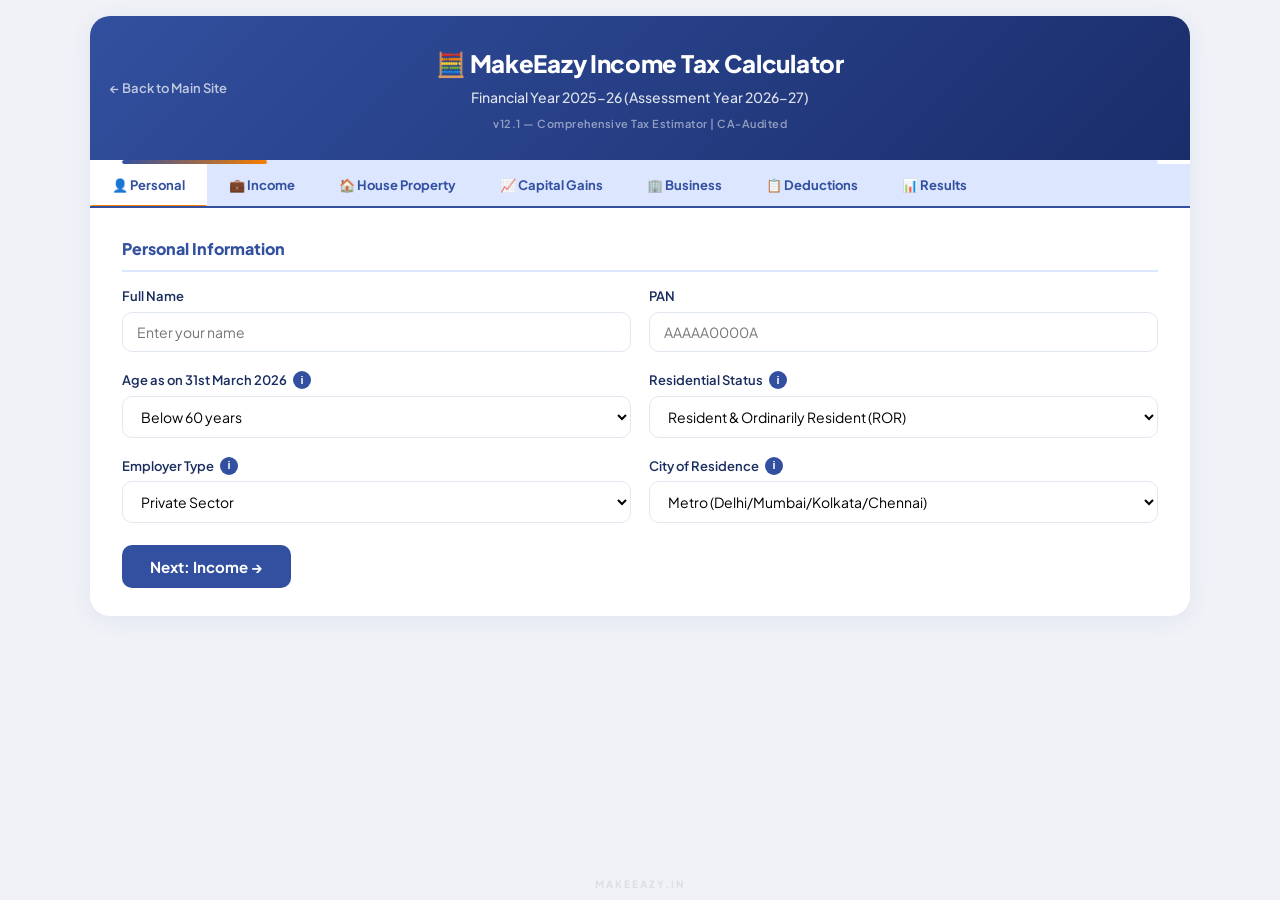
<file: calculator/index.html>
<!DOCTYPE html>
<html lang="en">
<head>
<meta charset="UTF-8">
<meta name="viewport" content="width=device-width, initial-scale=1.0">
<meta name="description" content="Free Income Tax Calculator for FY 2025-26 (AY 2026-27). Compare Old vs New Tax Regime instantly. Accurate, CA-audited computations by MakeEazy.">
<title>Income Tax Calculator FY 2025-26 | MakeEazy</title>
<link rel="icon" type="image/svg+xml" href="data:image/svg+xml,%3Csvg xmlns='http://www.w3.org/2000/svg' viewBox='0 0 32 32'%3E%3Crect x='2' y='4' width='10' height='24' rx='2' fill='%2332509F'/%3E%3Crect x='14' y='8' width='10' height='20' rx='2' fill='%234A6BC5'/%3E%3Crect x='20' y='4' width='10' height='24' rx='2' fill='%2332509F'/%3E%3C/svg%3E">
<style>
@import url('https://fonts.googleapis.com/css2?family=Inter:wght@400;500;600;700;800;900&family=Plus+Jakarta+Sans:wght@400;500;600;700;800&display=swap');
*{margin:0;padding:0;box-sizing:border-box}
:root{--navy:#32509F;--navy-dark:#1a2d6b;--tint:#DDE6FF;--tint-light:#EEF2FF;--orange:#F77F00;--orange-hover:#d96c00;--bg:#f0f2f7;--card:#fff;--text:#1a2d5e;--muted:#64748B;--green:#16a34a;--red:#dc2626;--border:#e2e8f0;--radius:12px;--shadow:0 4px 24px rgba(50,80,159,.08)}
body{font-family:'Plus Jakarta Sans','Inter',system-ui,sans-serif;background:var(--bg);color:var(--text);line-height:1.6;padding:16px}
.container{max-width:1100px;margin:0 auto;background:var(--card);border-radius:20px;box-shadow:var(--shadow);overflow:hidden}
/* Header */
.header{background:linear-gradient(135deg,var(--navy),var(--navy-dark));color:#fff;padding:28px 32px;text-align:center;position:relative}
.header h1{font-size:24px;font-weight:800;margin-bottom:4px;letter-spacing:-0.3px}
.header .sub{font-size:14px;opacity:.85;font-weight:500}
.header .ver{font-size:11px;opacity:.5;margin-top:6px;font-weight:600;letter-spacing:0.5px}
.header .back-link{position:absolute;left:20px;top:50%;transform:translateY(-50%);color:rgba(255,255,255,.7);text-decoration:none;font-size:13px;font-weight:600;transition:.2s}
.header .back-link:hover{color:#fff}
/* Progress bar */
.progress-wrap{padding:0 32px;background:#fff}
.progress-bar{height:4px;background:var(--tint);border-radius:4px;overflow:hidden;margin:0}
.progress-fill{height:100%;background:linear-gradient(90deg,var(--navy),var(--orange));border-radius:4px;transition:width .5s cubic-bezier(.4,0,.2,1)}
/* Tabs */
.tabs{display:flex;background:var(--tint);overflow-x:auto;border-bottom:2px solid var(--navy);-ms-overflow-style:none;scrollbar-width:none}
.tabs::-webkit-scrollbar{display:none}
.tab{padding:13px 22px;cursor:pointer;border:none;background:0 0;color:var(--navy);font-size:13px;font-weight:700;white-space:nowrap;transition:all .25s ease;position:relative;font-family:inherit}
.tab.active{background:#fff;color:var(--navy)}
.tab.active::after{content:'';position:absolute;bottom:-2px;left:0;right:0;height:3px;background:var(--orange);border-radius:2px 2px 0 0}
.tab:hover{background:rgba(255,255,255,.5)}
.tab .tab-check{display:none;color:var(--green);font-size:11px;margin-left:4px}
.tab.visited .tab-check{display:inline}
/* Panels */
.panel{display:none;padding:28px 32px;animation:fadeSlideIn .35s ease}
@keyframes fadeSlideIn{from{opacity:0;transform:translateY(8px)}to{opacity:1;transform:translateY(0)}}
.panel.active{display:block}
/* Form */
.form-grid{display:grid;grid-template-columns:1fr 1fr;gap:18px}
@media(max-width:700px){.form-grid{grid-template-columns:1fr}}
.form-group{margin-bottom:0}
.form-group label{display:flex;align-items:center;gap:6px;font-size:13px;font-weight:600;color:var(--text);margin-bottom:5px}
.form-group input,.form-group select{width:100%;padding:10px 14px;border:1.5px solid var(--border);border-radius:10px;font-size:14px;transition:all .25s ease;font-family:inherit;background:var(--card)}
.form-group input:focus,.form-group select:focus{outline:none;border-color:var(--navy);box-shadow:0 0 0 3px rgba(50,80,159,.12);transform:scale(1.01)}
.form-group input:hover,.form-group select:hover{border-color:#94a3b8}
.form-group input.has-value{border-color:var(--green);background:#f9fef9}
.section-title{font-size:16px;font-weight:800;color:var(--navy);margin:22px 0 14px;padding-bottom:8px;border-bottom:2px solid var(--tint);display:flex;align-items:center;gap:8px}
.section-title:first-child{margin-top:0}
/* Info button */
.info-btn{display:inline-flex;align-items:center;justify-content:center;width:18px;height:18px;border-radius:50%;background:var(--navy);color:#fff;font-size:11px;font-weight:700;border:none;cursor:pointer;flex-shrink:0;line-height:1}
.tooltip-wrap{position:relative;display:inline-flex}
.tooltip-text{display:none;position:absolute;bottom:calc(100% + 8px);left:50%;transform:translateX(-50%);background:var(--navy-dark);color:#fff;padding:12px 16px;border-radius:10px;font-size:12px;font-weight:400;width:300px;z-index:100;line-height:1.6;box-shadow:0 8px 24px rgba(0,0,0,.2)}
.tooltip-text::after{content:'';position:absolute;top:100%;left:50%;transform:translateX(-50%);border:6px solid transparent;border-top-color:var(--navy-dark)}
.tooltip-wrap:hover .tooltip-text,.tooltip-wrap:focus-within .tooltip-text{display:block}
/* Checkbox & radio */
.check-group{display:flex;align-items:center;gap:8px;padding:8px 0}
.check-group input[type=checkbox],.check-group input[type=radio]{width:16px;height:16px;accent-color:var(--navy)}
.check-group label{font-size:13px;font-weight:500;cursor:pointer}
/* Info box */
.info-box{background:var(--tint-light);border-left:3px solid var(--navy);padding:12px 16px;border-radius:0 10px 10px 0;font-size:12px;color:#333;margin:10px 0;line-height:1.7}
.info-box.warn{background:#fff7ed;border-left-color:var(--orange);color:#92400e}
.info-box.success{background:#f0fdf4;border-left-color:var(--green);color:#166534}
/* Results */
.result-grid{display:grid;grid-template-columns:1fr 1fr;gap:24px}
@media(max-width:800px){.result-grid{grid-template-columns:1fr}}
.regime-card{border:2px solid var(--border);border-radius:var(--radius);overflow:hidden;transition:all .35s ease}
.regime-card:hover{transform:translateY(-2px);box-shadow:0 8px 24px rgba(0,0,0,.08)}
.regime-card.recommended{border-color:var(--green);box-shadow:0 0 0 3px rgba(22,163,74,.1)}
.regime-card.recommended:hover{box-shadow:0 8px 24px rgba(22,163,74,.15)}
.regime-header{padding:16px 20px;font-size:15px;font-weight:800;color:#fff;letter-spacing:-0.2px}
.regime-header.old{background:linear-gradient(135deg,var(--navy),var(--navy-dark))}
.regime-header.new{background:linear-gradient(135deg,var(--orange),var(--orange-hover))}
.regime-body{padding:18px 20px}
.regime-row{display:flex;justify-content:space-between;padding:7px 0;font-size:13px;border-bottom:1px solid #f3f4f6}
.regime-row:last-child{border:none}
.regime-row .lbl{color:var(--muted);font-weight:500}
.regime-row .val{font-weight:700;text-align:right;font-family:'Inter',monospace}
.regime-row.total{font-size:15px;color:var(--navy);border-top:2px solid var(--navy);margin-top:6px;padding-top:12px}
.regime-row.total .val{color:var(--navy)}
.regime-row.indent{padding-left:18px;font-size:12px}
.badge{display:inline-block;padding:4px 12px;border-radius:20px;font-size:11px;font-weight:800;color:#fff;letter-spacing:0.3px}
.badge.green{background:var(--green)}
.badge.blue{background:var(--navy)}
.recommend-box{margin-top:20px;padding:20px 24px;border-radius:var(--radius);text-align:center;font-size:15px;font-weight:700}
.recommend-box.new-better{background:#f0fdf4;color:var(--green);border:2px solid var(--green)}
.recommend-box.old-better{background:var(--tint-light);color:var(--navy);border:2px solid var(--navy)}
.recommend-box.same{background:#f9fafb;color:var(--muted);border:2px solid var(--border)}
.recommend-box .save{font-size:24px;display:block;margin-top:4px;font-family:'Inter',sans-serif;font-weight:900}
/* Buttons */
.btn{padding:12px 28px;border:none;border-radius:10px;font-size:15px;font-weight:700;cursor:pointer;transition:all .25s ease;font-family:inherit;position:relative;overflow:hidden}
.btn::after{content:'';position:absolute;top:50%;left:50%;width:0;height:0;background:rgba(255,255,255,.15);border-radius:50%;transition:width .4s,height .4s,top .4s,left .4s;transform:translate(-50%,-50%)}
.btn:active::after{width:300px;height:300px}
.btn-primary{background:var(--navy);color:#fff}
.btn-primary:hover{background:var(--navy-dark);transform:translateY(-2px);box-shadow:0 4px 16px rgba(50,80,159,.25)}
.btn-orange{background:var(--orange);color:#fff;animation:pulseOrange 2s infinite}
.btn-orange:hover{background:var(--orange-hover);transform:translateY(-2px);box-shadow:0 4px 16px rgba(247,127,0,.3);animation:none}
@keyframes pulseOrange{0%,100%{box-shadow:0 0 0 0 rgba(247,127,0,.3)}50%{box-shadow:0 0 0 8px rgba(247,127,0,0)}}
.btn-outline{background:#fff;color:var(--navy);border:2px solid var(--navy)}
.btn-outline:hover{background:var(--tint-light);transform:translateY(-1px)}
.btn-row{display:flex;gap:12px;margin-top:22px;flex-wrap:wrap}
/* Disclaimer */
.disclaimer{background:var(--tint-light);padding:18px 22px;margin:20px 0 0;border-radius:var(--radius);font-size:11px;color:var(--muted);line-height:1.7;border:1px solid var(--tint)}
.disclaimer strong{color:var(--text)}
/* Print */
@media print{
body{padding:0;background:#fff}
.container{box-shadow:none}
.tabs,.btn-row,.no-print,.header .back-link{display:none!important}
.panel{display:block!important;page-break-inside:avoid}
.result-grid{grid-template-columns:1fr 1fr}
}
/* Old regime only marker */
.old-only{font-size:10px;background:var(--tint);color:var(--navy);padding:2px 8px;border-radius:6px;font-weight:700;margin-left:4px}
.new-only{font-size:10px;background:#fff7ed;color:var(--orange);padding:2px 8px;border-radius:6px;font-weight:700;margin-left:4px}
.hidden{display:none}
/* Recommend animation */
.recommend-box{animation:scaleIn .4s ease}
@keyframes scaleIn{from{opacity:0;transform:scale(.95)}to{opacity:1;transform:scale(1)}}
.regime-card{animation:slideUp .5s ease both}
.regime-card:nth-child(2){animation-delay:.1s}
@keyframes slideUp{from{opacity:0;transform:translateY(20px)}to{opacity:1;transform:translateY(0)}}
/* Toast notification */
.toast{position:fixed;bottom:24px;right:24px;background:var(--navy-dark);color:#fff;padding:14px 24px;border-radius:12px;font-size:13px;font-weight:600;box-shadow:0 8px 32px rgba(0,0,0,.2);z-index:999;animation:toastIn .4s ease;display:flex;align-items:center;gap:8px}
.toast.success{background:var(--green)}
.toast.warn{background:var(--orange)}
@keyframes toastIn{from{opacity:0;transform:translateY(20px) scale(.9)}to{opacity:1;transform:translateY(0) scale(1)}}
/* Watermark */
.watermark{position:fixed;bottom:8px;left:50%;transform:translateX(-50%);font-size:10px;color:rgba(0,0,0,.08);font-weight:800;letter-spacing:2px;pointer-events:none;user-select:none;z-index:0}
/* Mobile tweaks */
@media(max-width:600px){
.header h1{font-size:18px}
.header .sub{font-size:12px}
.header .back-link{position:static;display:block;margin-bottom:8px;text-align:left}
.tab{padding:10px 14px;font-size:11px}
.panel{padding:18px 16px}
.regime-header{font-size:13px;padding:12px 14px}
.regime-row{font-size:12px}
.btn{padding:10px 20px;font-size:13px}
}
</style>
</head>
<body>
<div class="container">
<div class="header">
<a href="index.html" class="back-link">← Back to Main Site</a>
<h1>🧮 MakeEazy Income Tax Calculator</h1>
<div class="sub">Financial Year 2025-26 (Assessment Year 2026-27)</div>
<div class="ver">v12.1 — Comprehensive Tax Estimator | CA-Audited</div>
</div>

<div class="progress-wrap no-print"><div class="progress-bar"><div class="progress-fill" id="progressFill" style="width:14%"></div></div></div>

<div class="tabs">
<button class="tab active" onclick="showTab(0)">👤 Personal<span class="tab-check">✓</span></button>
<button class="tab" onclick="showTab(1)">💼 Income<span class="tab-check">✓</span></button>
<button class="tab" onclick="showTab(2)">🏠 House Property<span class="tab-check">✓</span></button>
<button class="tab" onclick="showTab(3)">📈 Capital Gains<span class="tab-check">✓</span></button>
<button class="tab" onclick="showTab(4)">🏢 Business<span class="tab-check">✓</span></button>
<button class="tab" onclick="showTab(5)">📋 Deductions<span class="tab-check">✓</span></button>
<button class="tab" onclick="showTab(6)">📊 Results</button>
</div>

<!-- TAB 0: Personal -->
<div class="panel active" id="tab0">
<div class="section-title">Personal Information</div>
<div class="form-grid">
<div class="form-group">
<label>Full Name</label>
<input type="text" id="fullName" placeholder="Enter your name">
</div>
<div class="form-group">
<label>PAN</label>
<input type="text" id="pan" placeholder="AAAAA0000A" maxlength="10" style="text-transform:uppercase">
</div>
<div class="form-group">
<label>Age as on 31st March 2026
<span class="tooltip-wrap"><button class="info-btn">i</button>
<span class="tooltip-text">Age determines basic exemption limit under old regime:<br>• Below 60: ₹2,50,000<br>• 60-79 (Senior): ₹3,00,000<br>• 80+ (Super Senior): ₹5,00,000<br><br>New regime has uniform ₹4,00,000 basic exemption for all ages.</span>
</span></label>
<select id="ageCategory">
<option value="regular">Below 60 years</option>
<option value="senior">60 to 79 years (Senior Citizen)</option>
<option value="superSenior">80 years and above (Super Senior)</option>
</select>
</div>
<div class="form-group">
<label>Residential Status
<span class="tooltip-wrap"><button class="info-btn">i</button>
<span class="tooltip-text"><strong>Resident (ROR):</strong> Present in India ≥182 days in FY, or ≥60 days in FY + ≥365 days in preceding 4 FYs. Taxed on global income.<br><br><strong>Resident but Not Ordinarily Resident (RNOR):</strong> Has been NR in 9 out of 10 preceding FYs, or present in India ≤729 days in 7 preceding FYs. Taxed on India-sourced + received income only.<br><br><strong>Non-Resident (NR):</strong> Does not satisfy resident conditions. Taxed only on India-sourced income.<br><br><strong>Regime choice:</strong> New regime (115BAC) is default for all. Opting out to old regime is available, but for taxpayers with business/professional income, the opt-out is limited to once and cannot be switched back. This restriction is based on business income, not residential status.</span>
</span></label>
<select id="residentialStatus">
<option value="ROR">Resident & Ordinarily Resident (ROR)</option>
<option value="RNOR">Resident but Not Ordinarily Resident (RNOR)</option>
<option value="NR">Non-Resident (NR)</option>
</select>
</div>
<div class="form-group">
<label>Employer Type
<span class="tooltip-wrap"><button class="info-btn">i</button>
<span class="tooltip-text">Affects employer NPS contribution limit under Sec 80CCD(2):<br>• Government: 14% of salary (Basic + DA)<br>• Private: 14% of salary (Basic + DA) — increased from 10% to 14% from FY 2025-26 per Budget 2025<br><br>This is available in BOTH old and new regimes, over and above ₹1.5L of 80C.</span>
</span></label>
<select id="employerType">
<option value="private">Private Sector</option>
<option value="government">Government</option>
</select>
</div>
<div class="form-group">
<label>City of Residence
<span class="tooltip-wrap"><button class="info-btn">i</button>
<span class="tooltip-text">Metro cities (Delhi, Mumbai, Kolkata, Chennai) get 50% of salary for HRA exemption. Non-metro get 40%.</span>
</span></label>
<select id="cityType">
<option value="metro">Metro (Delhi/Mumbai/Kolkata/Chennai)</option>
<option value="nonMetro">Non-Metro</option>
</select>
</div>
</div>
<div class="btn-row"><button class="btn btn-primary" onclick="showTab(1)">Next: Income →</button></div>
</div>

<!-- TAB 1: Income -->
<div class="panel" id="tab1">
<div class="section-title">Salary Income</div>
<div class="form-grid">
<div class="form-group">
<label>Basic Salary (per annum)</label>
<input type="number" id="basicSalary" value="0" min="0">
</div>
<div class="form-group">
<label>Dearness Allowance (DA)</label>
<input type="number" id="da" value="0" min="0">
</div>
<div class="form-group">
<label>HRA Received <span class="old-only">Old Regime Only</span>
<span class="tooltip-wrap"><button class="info-btn">i</button>
<span class="tooltip-text">HRA exemption under Sec 10(13A) is available only under old regime. Exemption = minimum of:<br>1. Actual HRA received<br>2. 50% of salary (metro) / 40% (non-metro)<br>3. Rent paid − 10% of salary<br>Salary = Basic + DA (if forming part of retirement benefits)</span>
</span></label>
<input type="number" id="hra" value="0" min="0">
</div>
<div class="form-group">
<label>Rent Paid (per annum) <span class="old-only">Old Regime Only</span></label>
<input type="number" id="rentPaid" value="0" min="0">
</div>
<div class="form-group">
<label>LTA Received <span class="old-only">Old Regime Only</span>
<span class="tooltip-wrap"><button class="info-btn">i</button>
<span class="tooltip-text"><strong>Leave Travel Allowance (Sec 10(5)):</strong> Exempt only for actual travel expenses within India. Conditions:<br>• Only 2 journeys in a block of 4 years<br>• Current block: 2022-2025<br>• Only economy airfare / AC 1st class rail<br>• Family members as defined<br>⚠️ Enter only the exempt (eligible) amount. Consult CA for exact computation.</span>
</span></label>
<input type="number" id="lta" value="0" min="0">
</div>
<div class="form-group">
<label>Special Allowances (Taxable portion)</label>
<input type="number" id="specialAllowance" value="0" min="0">
</div>
<div class="form-group">
<label>Gratuity (Exempt Amount)
<span class="tooltip-wrap"><button class="info-btn">i</button>
<span class="tooltip-text"><strong>Gratuity Exemption (Sec 10(10)):</strong><br>Enter only the exempt portion. Maximum limit: ₹20,00,000.<br><br>Computation varies:<br>• Covered under Act: (15 × last salary × years) ÷ 26<br>• Not covered: (15 × last salary × years) ÷ 30<br>• Government employees: fully exempt<br>⚠️ Consult CA for exact computation.</span>
</span></label>
<input type="number" id="gratuityExempt" value="0" min="0">
</div>
<div class="form-group">
<label>Leave Encashment (Exempt Amount)
<span class="tooltip-wrap"><button class="info-btn">i</button>
<span class="tooltip-text"><strong>Leave Encashment Exemption (Sec 10(10AA)):</strong><br>For non-government employees on retirement. Max limit: ₹25,00,000 (updated per CBDT notification).<br>⚠️ Enter only the exempt portion after own computation.</span>
</span></label>
<input type="number" id="leaveEncashExempt" value="0" min="0">
</div>
<div class="form-group">
<label>Professional Tax Paid <span class="old-only">Old Regime Only</span>
<span class="tooltip-wrap"><button class="info-btn">i</button>
<span class="tooltip-text">Deduction under Sec 16(iii). Max ₹2,500. Allowed only under old regime. Not allowed in new regime u/s 115BAC.</span>
</span></label>
<input type="number" id="profTax" value="0" min="0" max="2500">
</div>
<div class="form-group">
<label>Employer NPS Contribution (Sec 80CCD(2))
<span class="tooltip-wrap"><button class="info-btn">i</button>
<span class="tooltip-text">Employer's contribution to NPS u/s 80CCD(2). Allowed in BOTH regimes.<br>Cap: 14% of salary (Basic + DA) for all employers from FY 2025-26.<br>This deduction is over and above ₹1.5L of 80C.</span>
</span></label>
<input type="number" id="employerNPS" value="0" min="0">
</div>
</div>

<div class="section-title" style="margin-top:24px">Other Income</div>
<div class="form-grid">
<div class="form-group">
<label>Interest Income (Savings/FD/Others)</label>
<input type="number" id="interestIncome" value="0" min="0">
</div>
<div class="form-group">
<label>Other Income (Dividends, Gifts, etc.)</label>
<input type="number" id="otherIncome" value="0" min="0">
</div>
<div class="form-group">
<label>Agricultural Income (for rate purpose)
<span class="tooltip-wrap"><button class="info-btn">i</button>
<span class="tooltip-text">Agricultural income is exempt u/s 10(1) but used for <strong>rate purposes</strong> under old regime if &gt;₹5,000 and non-agricultural income exceeds basic exemption limit. Partial integration method is applied: tax is computed on (total + agri income) minus tax on (exemption limit + agri income). <strong>Not applicable under new regime.</strong></span>
</span></label>
<input type="number" id="agriIncome" value="0" min="0">
</div>
</div>
<div class="btn-row">
<button class="btn btn-outline" onclick="showTab(0)">← Back</button>
<button class="btn btn-primary" onclick="showTab(2)">Next: House Property →</button>
</div>
</div>

<!-- TAB 2: House Property -->
<div class="panel" id="tab2">
<div class="section-title">Income from House Property</div>
<div class="info-box"><strong>Old Regime:</strong> Both SOP interest deduction (up to ₹2L) and current-year house property loss set-off (up to ₹2L against other income) are allowed. 30% standard deduction on Net Annual Value is automatically computed.<br><br><strong>New Regime (115BAC):</strong> SOP interest deduction is <strong>NOT allowed</strong>. Current-year house property loss <strong>cannot be set off</strong> against other income. Only let-out property income (if positive) is taxable.</div>
<div class="form-grid">
<div class="form-group">
<label>Self-Occupied Property
<span class="tooltip-wrap"><button class="info-btn">i</button>
<span class="tooltip-text">For self-occupied property, NAV = 0. You can claim home loan interest deduction up to ₹2,00,000 <strong>under old regime only</strong>. New regime (115BAC) does NOT allow SOP interest deduction. Enter the annual interest amount below.</span>
</span></label>
<select id="hasSOP">
<option value="no">No Self-Occupied Property</option>
<option value="yes">Yes, I have a Self-Occupied Property</option>
</select>
</div>
<div class="form-group">
<label>Home Loan Interest (Self-Occupied, per annum)</label>
<input type="number" id="homeLoanSOP" value="0" min="0">
</div>
<div class="form-group">
<label>Let-Out: Gross Annual Rent Received</label>
<input type="number" id="letOutRent" value="0" min="0">
</div>
<div class="form-group">
<label>Let-Out: Municipal Taxes Paid</label>
<input type="number" id="municipalTax" value="0" min="0">
</div>
<div class="form-group">
<label>Let-Out: Home Loan Interest</label>
<input type="number" id="homeLoanLetOut" value="0" min="0">
</div>
</div>
<div class="btn-row">
<button class="btn btn-outline" onclick="showTab(1)">← Back</button>
<button class="btn btn-primary" onclick="showTab(3)">Next: Capital Gains →</button>
</div>
</div>

<!-- TAB 3: Capital Gains -->
<div class="panel" id="tab3">
<div class="section-title">Capital Gains Income
<span class="tooltip-wrap"><button class="info-btn">i</button>
<span class="tooltip-text"><strong>FY 2025-26 Rates (post Budget 2024):</strong><br>• STCG on Equity (Sec 111A): 20%<br>• LTCG on Equity (Sec 112A): 12.5% (₹1.25L exempt)<br>• LTCG on Non-Equity (Sec 112): 12.5% (no indexation)<br>• STCG Non-Equity: At normal slab rates<br><br>Note: Surcharge on equity CG capped at 15%.</span>
</span>
</div>
<div class="form-grid">
<div class="form-group">
<label>STCG — Equity / Mutual Funds (Sec 111A) @ 20%</label>
<input type="number" id="stcgEquity" value="0" min="0">
</div>
<div class="form-group">
<label>STCG — Non-Equity / Other Assets (at slab rates)
<span class="tooltip-wrap"><button class="info-btn">i</button>
<span class="tooltip-text">STCG on non-equity assets (debt MF, property <24 months, gold <24 months, etc.) is taxed at normal slab rates. This gets added to your normal income for slab computation.</span>
</span></label>
<input type="number" id="stcgOther" value="0" min="0">
</div>
<div class="form-group">
<label>LTCG — Equity / Equity MF (Sec 112A) @ 12.5%
<span class="tooltip-wrap"><button class="info-btn">i</button>
<span class="tooltip-text">LTCG on listed equity/equity MF. First ₹1,25,000 is exempt. Tax at 12.5% on balance. Surcharge capped at 15%.</span>
</span></label>
<input type="number" id="ltcgEquity" value="0" min="0">
</div>
<div class="form-group">
<label>LTCG — Non-Equity (Sec 112) @ 12.5%
<span class="tooltip-wrap"><button class="info-btn">i</button>
<span class="tooltip-text">LTCG on non-equity assets (debt MF >24m, property >24m, gold >24m, unlisted shares >24m). Taxed at 12.5% without indexation benefit from FY 2024-25 onwards. Normal surcharge rates apply (no 15% cap).</span>
</span></label>
<input type="number" id="ltcgOther" value="0" min="0">
</div>
</div>
<div class="btn-row">
<button class="btn btn-outline" onclick="showTab(2)">← Back</button>
<button class="btn btn-primary" onclick="showTab(4)">Next: Business →</button>
</div>
</div>

<!-- TAB 4: Business Income -->
<div class="panel" id="tab4">
<div class="section-title">Business / Professional Income (Presumptive)</div>
<div class="info-box">This section covers presumptive taxation under Sec 44AD (business) and 44ADA (profession). For detailed P&L based computation, consult a CA.</div>
<div class="form-grid">
<div class="form-group">
<label>Business Type</label>
<select id="businessType">
<option value="none">No Business Income</option>
<option value="44AD">Sec 44AD — Business (Turnover ≤ ₹3 Cr)</option>
<option value="44ADA">Sec 44ADA — Profession (Receipts ≤ ₹75L)</option>
</select>
</div>
<div class="form-group">
<label>Gross Turnover / Receipts</label>
<input type="number" id="businessTurnover" value="0" min="0">
</div>
<div class="form-group">
<label>Presumptive Income Rate
<span class="tooltip-wrap"><button class="info-btn">i</button>
<span class="tooltip-text"><strong>44AD:</strong> 8% of turnover (6% for digital receipts). You can declare higher.<br><strong>44ADA:</strong> 50% of gross receipts. You can declare higher.<br>Enter your declared profit % or use defaults.</span>
</span></label>
<select id="presumptiveRate">
<option value="8">8% (44AD — Cash/Mixed)</option>
<option value="6">6% (44AD — Fully Digital)</option>
<option value="50">50% (44ADA — Professional)</option>
<option value="custom">Custom %</option>
</select>
</div>
<div class="form-group" id="customRateGroup" style="display:none">
<label>Custom Profit % (cannot be less than minimum)</label>
<input type="number" id="customRate" value="8" min="1" max="100">
</div>
</div>
<div class="btn-row">
<button class="btn btn-outline" onclick="showTab(3)">← Back</button>
<button class="btn btn-primary" onclick="showTab(5)">Next: Deductions →</button>
</div>
</div>

<!-- TAB 5: Deductions -->
<div class="panel" id="tab5">
<div class="section-title">Deductions (Chapter VI-A) <span class="old-only">Mostly Old Regime</span></div>
<div class="info-box">Most deductions below apply only to the Old Regime. New Regime allows only: Standard Deduction (₹75,000), Employer NPS (80CCD(2)), and Family Pension Deduction.</div>

<div class="section-title" style="font-size:14px">Section 80C / 80CCC / 80CCD(1) — Combined Limit ₹1,50,000</div>
<div class="form-grid">
<div class="form-group">
<label>80C (PPF, ELSS, LIC, PF, Tuition, etc.)
<span class="tooltip-wrap"><button class="info-btn">i</button>
<span class="tooltip-text">Includes: EPF, PPF, ELSS, LIC premium, NSC, 5-yr FD, tuition fees (max 2 children), home loan principal, Sukanya Samriddhi, stamp duty, etc. Combined limit ₹1,50,000.</span>
</span></label>
<input type="number" id="sec80C" value="0" min="0">
</div>
<div class="form-group">
<label>80CCD(1B) — Self NPS (Additional ₹50,000)
<span class="tooltip-wrap"><button class="info-btn">i</button>
<span class="tooltip-text">Additional deduction up to ₹50,000 for self-contribution to NPS. Over and above ₹1.5L limit of 80C. Old regime only.</span>
</span></label>
<input type="number" id="sec80CCD1B" value="0" min="0" max="50000">
</div>
</div>

<div class="section-title" style="font-size:14px">Section 80D — Medical Insurance</div>
<div class="form-grid">
<div class="form-group">
<label>Health Insurance Premium — Self/Family
<span class="tooltip-wrap"><button class="info-btn">i</button>
<span class="tooltip-text">Premium for self, spouse, dependent children.<br>Limit: ₹25,000 (below 60) / ₹50,000 (senior 60+).<br>Preventive checkup of ₹5,000 is WITHIN this limit, not additional.</span>
</span></label>
<input type="number" id="healthInsSelf" value="0" min="0">
</div>
<div class="form-group">
<label>Preventive Health Checkup — Self
<span class="tooltip-wrap"><button class="info-btn">i</button>
<span class="tooltip-text">Up to ₹5,000 for self/family. This is WITHIN the overall 80D limit of ₹25,000/₹50,000, not in addition to it. Combined total of premium + checkup cannot exceed the limit.</span>
</span></label>
<input type="number" id="preventiveSelf" value="0" min="0" max="5000">
</div>
<div class="form-group">
<label>Are you (self) a Senior Citizen (60+)?</label>
<select id="selfSenior80D">
<option value="no">No (below 60)</option>
<option value="yes">Yes (60 or above)</option>
</select>
</div>
<div class="form-group">
<label>Health Insurance Premium — Parents</label>
<input type="number" id="healthInsParents" value="0" min="0">
</div>
<div class="form-group">
<label>Preventive Health Checkup — Parents</label>
<input type="number" id="preventiveParents" value="0" min="0" max="5000">
</div>
<div class="form-group">
<label>Are your parents Senior Citizens (60+)?</label>
<select id="parentsSenior80D">
<option value="no">No (below 60)</option>
<option value="yes">Yes (60 or above)</option>
</select>
</div>
</div>

<div class="section-title" style="font-size:14px">Other Deductions <span class="old-only">Old Regime Only</span></div>
<div class="form-grid">
<div class="form-group">
<label>80D — Medical Expenditure (Uninsured Senior)
<span class="tooltip-wrap"><button class="info-btn">i</button>
<span class="tooltip-text">For uninsured senior citizens, medical expenditure up to ₹50,000 can be claimed. This is within the overall 80D limit.</span>
</span></label>
<input type="number" id="medExpSenior" value="0" min="0">
</div>
<div class="form-group">
<label>80E — Education Loan Interest (No limit)
<span class="tooltip-wrap"><button class="info-btn">i</button>
<span class="tooltip-text">Interest paid on education loan for higher studies. No upper limit. Available for 8 years from the year you start repaying.</span>
</span></label>
<input type="number" id="sec80E" value="0" min="0">
</div>
<div class="form-group">
<label>80G — Donations
<span class="tooltip-wrap"><button class="info-btn">i</button>
<span class="tooltip-text"><strong>100% Deduction:</strong> PM National Relief Fund, National Defence Fund, CM Relief Fund, Clean Ganga Fund, etc.<br><br><strong>50% Deduction:</strong> PM Drought Relief Fund, notified charitable institutions, etc.<br><br>⚠️ Some donations are subject to 10% of Adjusted Gross Total Income qualifying limit. Cash donations above ₹2,000 to any single institution are NOT eligible. Enter only the eligible deduction amount after verifying conditions.</span>
</span></label>
<select id="donationType">
<option value="100">100% Deduction Eligible</option>
<option value="50">50% Deduction Eligible</option>
</select>
</div>
<div class="form-group">
<label>80G — Donation Amount</label>
<input type="number" id="sec80G" value="0" min="0">
</div>
<div class="form-group">
<label>80GG — Rent (no HRA from employer)
<span class="tooltip-wrap"><button class="info-btn">i</button>
<span class="tooltip-text"><strong>80GG:</strong> For those NOT receiving HRA. Min of:<br>1. ₹5,000/month<br>2. 25% of Adjusted Total Income<br>3. Rent paid − 10% of ATI<br>⚠️ Must file Form 10BA. You/spouse/minor child should not own residential property in the city of employment. Enter total rent paid.</span>
</span></label>
<input type="number" id="sec80GG" value="0" min="0">
</div>
<div class="form-group">
<label>80TTA/80TTB — Savings Interest Deduction
<span class="tooltip-wrap"><button class="info-btn">i</button>
<span class="tooltip-text">80TTA: Up to ₹10,000 on savings interest (below 60).<br>80TTB: Up to ₹50,000 on all interest for Senior Citizens (60+).</span>
</span></label>
<input type="number" id="sec80TTA" value="0" min="0">
</div>
<div class="form-group">
<label>80DD — Disabled Dependent
<span class="tooltip-wrap"><button class="info-btn">i</button>
<span class="tooltip-text">Flat deduction for maintaining disabled dependent:<br>• 40-79% disability: ₹75,000<br>• 80%+ severe: ₹1,25,000</span>
</span></label>
<select id="sec80DD">
<option value="0">Not Applicable</option>
<option value="75000">₹75,000 (40-79% disability)</option>
<option value="125000">₹1,25,000 (80%+ severe disability)</option>
</select>
</div>
<div class="form-group">
<label>80U — Self Disability
<span class="tooltip-wrap"><button class="info-btn">i</button>
<span class="tooltip-text">Flat deduction for person with disability:<br>• 40-79%: ₹75,000<br>• 80%+ severe: ₹1,25,000</span>
</span></label>
<select id="sec80U">
<option value="0">Not Applicable</option>
<option value="75000">₹75,000 (40-79% disability)</option>
<option value="125000">₹1,25,000 (80%+ severe disability)</option>
</select>
</div>
<div class="form-group">
<label>80DDB — Medical Treatment (Specified Diseases)
<span class="tooltip-wrap"><button class="info-btn">i</button>
<span class="tooltip-text">Medical treatment for specified diseases.<br>Below 60: up to ₹40,000<br>Senior 60+: up to ₹1,00,000<br>Requires Form 10-I from specialist doctor.</span>
</span></label>
<input type="number" id="sec80DDB" value="0" min="0">
</div>
<div class="form-group">
<label>Family Pension Income (for deduction u/s 57)
<span class="tooltip-wrap"><button class="info-btn">i</button>
<span class="tooltip-text">Deduction on family pension u/s 57(iia): lower of 1/3rd of pension received or the applicable cap.<br><br><strong>Old Regime:</strong> Cap = ₹15,000<br><strong>New Regime (115BAC):</strong> Cap = ₹25,000<br><br>Allowed in BOTH regimes with respective limits.</span>
</span></label>
<input type="number" id="familyPension" value="0" min="0">
</div>
</div>
<div class="btn-row">
<button class="btn btn-outline" onclick="showTab(4)">← Back</button>
<button class="btn btn-orange" onclick="calculateTax()">🧮 Calculate Tax</button>
</div>
</div>

<!-- TAB 6: Results -->
<div class="panel" id="tab6">
<div id="resultsContent">
<div class="info-box" style="text-align:center;padding:40px">Please fill in your details and click <strong>Calculate Tax</strong> on the Deductions tab.</div>
</div>
</div>
</div><!-- container -->
<div class="watermark no-print">MAKEEAZY.IN</div>

<script>
// ===================== SECURITY LAYER =====================
(function(){
    // Disable right-click context menu
    document.addEventListener('contextmenu', function(e){ e.preventDefault(); showToast('Right-click disabled','warn'); });
    // Disable dev tools shortcuts
    document.addEventListener('keydown', function(e){
        // F12
        if(e.key === 'F12') { e.preventDefault(); return false; }
        // Ctrl+Shift+I / Ctrl+Shift+J / Ctrl+Shift+C
        if(e.ctrlKey && e.shiftKey && (e.key === 'I' || e.key === 'i' || e.key === 'J' || e.key === 'j' || e.key === 'C' || e.key === 'c')) { e.preventDefault(); return false; }
        // Ctrl+U (view source)
        if(e.ctrlKey && (e.key === 'u' || e.key === 'U')) { e.preventDefault(); return false; }
        // Ctrl+S (save)
        if(e.ctrlKey && (e.key === 's' || e.key === 'S')) { e.preventDefault(); showToast('Saving disabled','warn'); return false; }
    });
    // Console warning
    const warnStyle = 'font-size:24px;font-weight:bold;color:#dc2626;';
    const infoStyle = 'font-size:14px;color:#333;';
    console.log('%c⚠️ STOP!', warnStyle);
    console.log('%cThis is a proprietary tool of MakeEazy.in. Unauthorized copying, reverse-engineering, or redistribution of this code is strictly prohibited and may result in legal action under the IT Act, 2000 and Copyright Act, 1957.', infoStyle);
    // Periodic debugger check (deters casual dev tools usage)
    let devCheckInterval;
    function startDevCheck(){
        devCheckInterval = setInterval(function(){
            const start = performance.now();
            debugger;
            if(performance.now() - start > 100){
                document.body.innerHTML = '<div style="display:flex;align-items:center;justify-content:center;height:100vh;font-family:system-ui;color:#dc2626;font-size:20px;text-align:center;padding:20px"><div><h2>⚠️ Developer Tools Detected</h2><p style="margin-top:12px;color:#666;font-size:14px">Please close developer tools to continue using this calculator.<br>This tool is proprietary to <strong>MakeEazy.in</strong></p></div></div>';
                clearInterval(devCheckInterval);
            }
        }, 2000);
    }
    // Only enable debugger trap in production (not localhost)
    if(location.hostname !== 'localhost' && location.hostname !== '127.0.0.1'){
        startDevCheck();
    }
    // Disable text selection on sensitive elements
    document.addEventListener('selectstart', function(e){
        if(e.target.closest('script') || e.target.closest('.disclaimer')) e.preventDefault();
    });
    // Disable drag
    document.addEventListener('dragstart', function(e){ e.preventDefault(); });
})();

// ===================== TOAST NOTIFICATIONS =====================
function showToast(msg, type='info') {
    const existing = document.querySelector('.toast');
    if(existing) existing.remove();
    const t = document.createElement('div');
    t.className = 'toast ' + type;
    t.textContent = msg;
    document.body.appendChild(t);
    setTimeout(() => { t.style.opacity = '0'; t.style.transform = 'translateY(20px)'; setTimeout(() => t.remove(), 300); }, 2500);
}

// ===================== TAB NAVIGATION =====================
const visitedTabs = new Set([0]);
function showTab(idx) {
    visitedTabs.add(idx);
    document.querySelectorAll('.panel').forEach((p,i) => {
        p.classList.toggle('active', i === idx);
    });
    document.querySelectorAll('.tab').forEach((t,i) => {
        t.classList.toggle('active', i === idx);
        if(visitedTabs.has(i) && i < 6) t.classList.add('visited');
    });
    // Update progress bar
    const progress = Math.min(100, Math.round(((idx + 1) / 7) * 100));
    document.getElementById('progressFill').style.width = progress + '%';
    // Smooth scroll to top of container
    document.querySelector('.container').scrollIntoView({ behavior: 'smooth', block: 'start' });
}

// ===================== INPUT ENHANCEMENT =====================
// Highlight inputs that have non-zero values
function markFilledInputs() {
    document.querySelectorAll('.form-group input[type=number]').forEach(inp => {
        const val = parseFloat(inp.value) || 0;
        inp.classList.toggle('has-value', val > 0);
    });
}
document.addEventListener('input', function(e) {
    if(e.target.type === 'number') markFilledInputs();
});
// Format currency on blur (show comma-formatted), parse on focus
document.addEventListener('focusin', function(e) {
    if(e.target.type === 'number' && e.target.dataset.formatted) {
        e.target.value = e.target.dataset.rawValue || e.target.value;
        delete e.target.dataset.formatted;
    }
});

// Business type toggle
document.getElementById('presumptiveRate').addEventListener('change', function() {
    document.getElementById('customRateGroup').style.display = this.value === 'custom' ? '' : 'none';
});
document.getElementById('businessType').addEventListener('change', function() {
    const v = this.value;
    const rateEl = document.getElementById('presumptiveRate');
    if (v === '44ADA') { rateEl.value = '50'; }
    else if (v === '44AD') { rateEl.value = '8'; }
});

// ===================== CONSTANTS =====================
const TAX = {
    // Old regime slabs by age
    OLD_SLABS: {
        regular: [{l:250000,r:0},{l:500000,r:0.05},{l:1000000,r:0.20},{l:Infinity,r:0.30}],
        senior:  [{l:300000,r:0},{l:500000,r:0.05},{l:1000000,r:0.20},{l:Infinity,r:0.30}],
        superSenior:[{l:500000,r:0},{l:1000000,r:0.20},{l:Infinity,r:0.30}]
    },
    // New regime slabs (FY 2025-26, Budget 2025)
    NEW_SLABS: [
        {l:400000,r:0},{l:800000,r:0.05},{l:1200000,r:0.10},{l:1600000,r:0.15},
        {l:2000000,r:0.20},{l:2400000,r:0.25},{l:Infinity,r:0.30}
    ],
    // Exemption limits
    EXEMPT_OLD: {regular:250000, senior:300000, superSenior:500000},
    EXEMPT_NEW: 400000, // uniform for all ages
    // Rebate 87A
    REBATE_OLD_LIMIT: 500000, // old: if taxable ≤ 5L, rebate up to 12500
    REBATE_OLD_MAX: 12500,
    REBATE_NEW_LIMIT: 1200000, // new: if normal taxable ≤ 12L, rebate up to 60000
    REBATE_NEW_MAX: 60000,
    // Standard deduction
    STD_DED_OLD: 50000,
    STD_DED_NEW: 75000,
    // Section limits
    LIMIT_80C: 150000,
    LIMIT_80CCD1B: 50000,
    LIMIT_80D_REGULAR: 25000,
    LIMIT_80D_SENIOR: 50000,
    LIMIT_PREVENTIVE: 5000, // within 80D overall
    LIMIT_80TTA: 10000,
    LIMIT_80TTB: 50000,
    LIMIT_80DDB_REGULAR: 40000,
    LIMIT_80DDB_SENIOR: 100000,
    LIMIT_80GG_MONTHLY: 5000,
    LIMIT_SOP_INTEREST: 200000,
    LIMIT_HP_LOSS_SETOFF: 200000,
    LIMIT_GRATUITY: 2000000,
    LIMIT_LEAVE_ENCASH: 2500000,
    LIMIT_PROF_TAX: 2500,
    LIMIT_FAMILY_PENSION_OLD: 15000,
    LIMIT_FAMILY_PENSION_NEW: 25000,
    // Employer NPS caps (% of basic+DA)
    NPS_CAP_GOVT: 0.14,
    NPS_CAP_PRIVATE: 0.14, // Budget 2025: harmonized to 14% for all employers
    // Capital gains
    CG_STCG_EQUITY_RATE: 0.20, // 111A
    CG_LTCG_EQUITY_RATE: 0.125, // 112A
    CG_LTCG_OTHER_RATE: 0.125, // 112
    CG_LTCG_EQUITY_EXEMPT: 125000, // ₹1.25L exempt
    // Surcharge thresholds
    SURCHARGE_OLD: [
        {limit:5000000, rate:0}, {limit:10000000, rate:0.10},
        {limit:20000000, rate:0.15}, {limit:50000000, rate:0.25},
        {limit:Infinity, rate:0.37}
    ],
    SURCHARGE_NEW: [
        {limit:5000000, rate:0}, {limit:10000000, rate:0.10},
        {limit:20000000, rate:0.15}, {limit:Infinity, rate:0.25}
    ],
    CESS_RATE: 0.04
};

// ===================== HELPER FUNCTIONS =====================
function getVal(id) { return Math.max(0, parseFloat(document.getElementById(id).value) || 0); }
function getSelect(id) { return document.getElementById(id).value; }
function fmt(n) { return '₹' + Math.round(n).toLocaleString('en-IN'); }
function round10(n) { return Math.round(n / 10) * 10; } // Sec 288B

// Slab tax engine - calculates tax on given income using given slabs
function calcSlabTax(income, slabs) {
    let tax = 0, prev = 0;
    const breakdown = [];
    for (const slab of slabs) {
        if (income <= prev) break;
        const taxable = Math.min(income, slab.l) - prev;
        const t = taxable * slab.r;
        tax += t;
        if (taxable > 0) {
            breakdown.push({from: prev, to: Math.min(income, slab.l), rate: slab.r, tax: t});
        }
        prev = slab.l;
    }
    return {tax, breakdown};
}

// Surcharge rate for given total income
function getSurchargeRate(totalIncome, brackets) {
    for (const b of brackets) {
        if (totalIncome <= b.limit) return b.rate;
    }
    return brackets[brackets.length - 1].rate;
}

// Marginal relief on surcharge (single combined calculation)
// At each threshold, tax+surcharge should not exceed: tax_at_threshold + (income - threshold)
function calcMarginalRelief(totalIncome, totalTaxBeforeSurcharge, surchargeAmount, brackets) {
    if (surchargeAmount <= 0) return 0;
    
    let maxRelief = 0;
    // Check each threshold where surcharge kicks in or rate changes
    for (let i = 1; i < brackets.length; i++) {
        const threshold = brackets[i-1].limit;
        if (totalIncome > threshold && brackets[i].rate > brackets[i-1].rate) {
            // Tax + surcharge at threshold
            const taxAtThreshold = totalTaxBeforeSurcharge; // We need tax AT the threshold
            // Actually we need to recalculate: What would total tax+surcharge be exactly at threshold?
            // This is complex - we use the standard formula:
            // Tax+Surcharge should not exceed: Tax@threshold + Surcharge@threshold + (Income - Threshold)
            const excessIncome = totalIncome - threshold;
            
            // Compute tax at threshold (using same slab engine - we'd need slabs here)
            // For simplicity and correctness, marginal relief = max(0, (tax+surcharge) - (taxAtThreshold + surchargeAtThreshold + excessIncome))
            // We'll handle this in the main calc where we have access to slab engine
        }
    }
    return maxRelief;
}

// ===================== MAIN CALCULATION =====================
function calculateTax() {
    const age = getSelect('ageCategory');
    const isOldRegime = true; // we calculate both
    const cityType = getSelect('cityType');
    const employerType = getSelect('employerType');
    
    // ---- SALARY COMPUTATION ----
    const basic = getVal('basicSalary');
    const da = getVal('da');
    const hraReceived = getVal('hra');
    const rentPaid = getVal('rentPaid');
    const ltaExempt = getVal('lta');
    const specialAllow = getVal('specialAllowance');
    const gratuityExempt = Math.min(getVal('gratuityExempt'), TAX.LIMIT_GRATUITY);
    const leaveExempt = Math.min(getVal('leaveEncashExempt'), TAX.LIMIT_LEAVE_ENCASH);
    const profTax = Math.min(getVal('profTax'), TAX.LIMIT_PROF_TAX);
    const employerNPS = getVal('employerNPS');
    
    // Employer NPS cap
    const salaryForNPS = basic + da;
    const npsCap = employerType === 'government' ? TAX.NPS_CAP_GOVT : TAX.NPS_CAP_PRIVATE;
    const validEmployerNPS = Math.min(employerNPS, salaryForNPS * npsCap);
    
    // HRA Exemption (Old regime only)
    const salaryForHRA = basic + da;
    let hraExempt = 0;
    if (hraReceived > 0 && rentPaid > 0) {
        const metroPercent = cityType === 'metro' ? 0.50 : 0.40;
        hraExempt = Math.max(0, Math.min(
            hraReceived,
            salaryForHRA * metroPercent,
            Math.max(0, rentPaid - salaryForHRA * 0.10)
        ));
    }
    
    // Gross Salary
    const grossSalary = basic + da + hraReceived + ltaExempt + specialAllow;
    
    // Net Salary under each regime
    // OLD: HRA exempt, LTA exempt, Prof tax deduction, Std deduction 50K
    const salaryIncomeOld = grossSalary - hraExempt - ltaExempt - profTax - TAX.STD_DED_OLD;
    // NEW: Only Std deduction 75K (no HRA, no LTA, no Prof Tax deduction)
    const salaryIncomeNew = grossSalary - TAX.STD_DED_NEW;
    
    // ---- OTHER INCOME ----
    const interestIncome = getVal('interestIncome');
    const otherIncome = getVal('otherIncome');
    const agriIncome = getVal('agriIncome');
    
    // ---- HOUSE PROPERTY ----
    const hasSOP = getSelect('hasSOP') === 'yes';
    const homeLoanSOP = getVal('homeLoanSOP');
    const letOutRent = getVal('letOutRent');
    const municipalTax = getVal('municipalTax');
    const homeLoanLetOut = getVal('homeLoanLetOut');
    
    // Self-occupied: Loss = -min(interest, 2L)
    const sopLoss = hasSOP ? -Math.min(homeLoanSOP, TAX.LIMIT_SOP_INTEREST) : 0;
    
    // Let-out: NAV - 30% std deduction - interest
    const nav = Math.max(0, letOutRent - municipalTax);
    const stdDedHP = nav * 0.30;
    const letOutIncome = nav - stdDedHP - homeLoanLetOut;
    
    const housePropertyIncome = sopLoss + letOutIncome;
    // Loss set-off capped at ₹2L against other income
    const hpForSetOff = Math.max(-TAX.LIMIT_HP_LOSS_SETOFF, housePropertyIncome);
    
    // ---- CAPITAL GAINS ----
    const stcgEquity = getVal('stcgEquity');     // 111A - 20%
    const stcgOther = getVal('stcgOther');         // slab rate
    const ltcgEquity = getVal('ltcgEquity');       // 112A - 12.5%
    const ltcgOther = getVal('ltcgOther');         // 112 - 12.5%
    
    // LTCG equity exemption
    const ltcgEquityTaxable = Math.max(0, ltcgEquity - TAX.CG_LTCG_EQUITY_EXEMPT);
    
    // ---- BUSINESS INCOME ----
    const bizType = getSelect('businessType');
    let businessIncome = 0;
    if (bizType !== 'none') {
        const turnover = getVal('businessTurnover');
        let rate;
        const rateSelect = getSelect('presumptiveRate');
        if (rateSelect === 'custom') {
            rate = Math.max(bizType === '44ADA' ? 50 : (rateSelect === '6' ? 6 : 8), getVal('customRate'));
        } else {
            rate = parseFloat(rateSelect);
        }
        businessIncome = turnover * rate / 100;
    }
    
    // ---- DEDUCTIONS (OLD REGIME) ----
    const sec80C = Math.min(getVal('sec80C'), TAX.LIMIT_80C);
    const sec80CCD1B = Math.min(getVal('sec80CCD1B'), TAX.LIMIT_80CCD1B);
    
    // 80D calculation - preventive checkup WITHIN overall limit
    const selfSenior = getSelect('selfSenior80D') === 'yes';
    const parentsSenior = getSelect('parentsSenior80D') === 'yes';
    const maxSelfLimit = selfSenior ? TAX.LIMIT_80D_SENIOR : TAX.LIMIT_80D_REGULAR;
    const maxParentsLimit = parentsSenior ? TAX.LIMIT_80D_SENIOR : TAX.LIMIT_80D_REGULAR;
    
    const hiSelf = getVal('healthInsSelf');
    const pcSelf = Math.min(getVal('preventiveSelf'), TAX.LIMIT_PREVENTIVE);
    const hiParents = getVal('healthInsParents');
    const pcParents = Math.min(getVal('preventiveParents'), TAX.LIMIT_PREVENTIVE);
    const medExpSr = getVal('medExpSenior');
    
    // Self: premium + checkup, capped at overall limit
    const total80DSelf = Math.min(hiSelf + pcSelf, maxSelfLimit);
    // Parents: premium + checkup + med expenditure (for uninsured sr), capped
    const total80DParents = Math.min(hiParents + pcParents + (parentsSenior ? medExpSr : 0), maxParentsLimit);
    const total80D = total80DSelf + total80DParents;
    
    const sec80E = getVal('sec80E');
    
    const donationType = getSelect('donationType');
    const donationAmt = getVal('sec80G');
    const sec80G = donationType === '100' ? donationAmt : donationAmt * 0.50;
    
    // 80GG
    const sec80GGRent = getVal('sec80GG');
    
    const sec80TTA_val = getVal('sec80TTA');
    const ttaLimit = (age === 'senior' || age === 'superSenior') ? TAX.LIMIT_80TTB : TAX.LIMIT_80TTA;
    const sec80TTA = Math.min(sec80TTA_val, ttaLimit);
    
    const sec80DD = parseFloat(getSelect('sec80DD'));
    const sec80U = parseFloat(getSelect('sec80U'));
    
    const sec80DDB_val = getVal('sec80DDB');
    const ddbLimit = (age === 'senior' || age === 'superSenior') ? TAX.LIMIT_80DDB_SENIOR : TAX.LIMIT_80DDB_REGULAR;
    const sec80DDB = Math.min(sec80DDB_val, ddbLimit);
    
    // Family pension - raw value; regime-specific deduction computed inside computeRegime
    const famPension = getVal('familyPension');
    
    // ========== COMPUTE FOR BOTH REGIMES ==========
    function computeRegime(isOld) {
        const label = isOld ? 'Old' : 'New';
        const slabs = isOld ? TAX.OLD_SLABS[age] : TAX.NEW_SLABS;
        const surchargeSlabs = isOld ? TAX.SURCHARGE_OLD : TAX.SURCHARGE_NEW;
        
        // Gross Total Income
        const salaryIncome = isOld ? Math.max(0, salaryIncomeOld) : Math.max(0, salaryIncomeNew);
        
        // House property: New regime does NOT allow SOP loss or HP loss set-off
        const hpIncome = isOld ? hpForSetOff : Math.max(0, letOutIncome); // New: only positive let-out income
        
        // Family pension deduction (regime-specific caps)
        const famPensionCap = isOld ? TAX.LIMIT_FAMILY_PENSION_OLD : TAX.LIMIT_FAMILY_PENSION_NEW;
        const famPensionDeduction = Math.min(famPension / 3, famPensionCap);
        
        // STCG other is at slab rates - added to normal income
        const normalIncome = salaryIncome + interestIncome + otherIncome + hpIncome + businessIncome + stcgOther + famPension;
        
        // Deductions
        let totalDeductions = 0;
        if (isOld) {
            // 80GG computation
            let gg80 = 0;
            if (sec80GGRent > 0 && hraReceived === 0) {
                const ati = Math.max(0, normalIncome - sec80C - sec80CCD1B);
                gg80 = Math.min(TAX.LIMIT_80GG_MONTHLY * 12, ati * 0.25, Math.max(0, sec80GGRent - ati * 0.10));
            }
            totalDeductions = sec80C + sec80CCD1B + total80D + sec80E + sec80G + gg80 + sec80TTA + sec80DD + sec80U + sec80DDB + validEmployerNPS + famPensionDeduction;
        } else {
            // New regime: only employer NPS + family pension deduction
            totalDeductions = validEmployerNPS + famPensionDeduction;
        }
        
        // Sec 80A(2): deductions cannot exceed GTI
        totalDeductions = Math.min(totalDeductions, Math.max(0, normalIncome));
        const taxableNormal = Math.max(0, normalIncome - totalDeductions);
        
        // Total taxable income (includes all CG) - used for 87A and surcharge
        const totalTaxableIncome = taxableNormal + stcgEquity + ltcgEquityTaxable + ltcgOther;
        
        // ---- TAX ON NORMAL INCOME ----
        let normalTaxResult = calcSlabTax(taxableNormal, slabs);
        let normalTax = normalTaxResult.tax;
        
        // ---- AGRICULTURAL INCOME PARTIAL INTEGRATION (Old Regime Only) ----
        // If agri income > ₹5,000 and non-agri income exceeds basic exemption
        let agriTaxAdjustment = 0;
        if (isOld && agriIncome > 5000 && taxableNormal > TAX.EXEMPT_OLD[age]) {
            // Tax on (taxable normal + agri income) using old slabs
            const taxWithAgri = calcSlabTax(taxableNormal + agriIncome, slabs).tax;
            // Tax on (basic exemption + agri income) using old slabs
            const taxOnAgriExempt = calcSlabTax(TAX.EXEMPT_OLD[age] + agriIncome, slabs).tax;
            // Actual tax = taxWithAgri - taxOnAgriExempt
            normalTax = taxWithAgri - taxOnAgriExempt;
            agriTaxAdjustment = normalTax - normalTaxResult.tax; // positive = higher tax due to agri
        }
        
        // ---- REBATE u/s 87A ----
        // NR cannot claim 87A rebate
        let rebate = 0;
        const residentialStatus = getSelect('residentialStatus');
        const isResident = (residentialStatus === 'ROR' || residentialStatus === 'RNOR');
        
        if (isResident) {
            if (isOld) {
                // Old: if TOTAL taxable income ≤ 5L, rebate = min(normalTax, 12500)
                if (totalTaxableIncome <= TAX.REBATE_OLD_LIMIT) {
                    rebate = Math.min(normalTax, TAX.REBATE_OLD_MAX);
                }
            } else {
                // New: if TOTAL taxable income ≤ 12L, rebate up to ₹60,000 (on normal tax only)
                if (totalTaxableIncome <= TAX.REBATE_NEW_LIMIT) {
                    rebate = Math.min(normalTax, TAX.REBATE_NEW_MAX);
                } else {
                    // Marginal relief zone: total tax should not exceed (totalTaxableIncome - 12L)
                    const taxAtLimit = calcSlabTax(TAX.REBATE_NEW_LIMIT, TAX.NEW_SLABS).tax;
                    const breakEven = TAX.REBATE_NEW_LIMIT + taxAtLimit;
                    if (totalTaxableIncome <= breakEven) {
                        const marginalTax = totalTaxableIncome - TAX.REBATE_NEW_LIMIT;
                        if (normalTax > marginalTax) {
                            rebate = normalTax - marginalTax;
                        }
                    }
                }
            }
        }
        
        const normalTaxAfterRebate = Math.max(0, normalTax - rebate);
        
        // ---- TAX ON CAPITAL GAINS (Special Rates) ----
        const taxSTCGEquity = stcgEquity * TAX.CG_STCG_EQUITY_RATE;       // 111A @ 20%
        const taxLTCGEquity = ltcgEquityTaxable * TAX.CG_LTCG_EQUITY_RATE;  // 112A @ 12.5%
        const taxLTCGOther = ltcgOther * TAX.CG_LTCG_OTHER_RATE;           // 112 @ 12.5%
        
        const totalCGTax = taxSTCGEquity + taxLTCGEquity + taxLTCGOther;
        
        const totalTaxBeforeSurcharge = normalTaxAfterRebate + totalCGTax;
        
        // ---- SURCHARGE ----
        // Surcharge rate based on TOTAL taxable income
        const baseSurchargeRate = getSurchargeRate(totalTaxableIncome, surchargeSlabs);
        
        // Normal income surcharge
        const surchargeNormal = normalTaxAfterRebate * baseSurchargeRate;
        
        // CG surcharge with caps
        // Surcharge on CG under Sections 111A, 112A, AND 112: all capped at 15%
        const cgSurchargeRate = Math.min(baseSurchargeRate, 0.15);
        const surchargeSTCGEquity = taxSTCGEquity * cgSurchargeRate;
        const surchargeLTCGEquity = taxLTCGEquity * cgSurchargeRate;
        const surchargeLTCGOther = taxLTCGOther * cgSurchargeRate;
        
        const totalSurcharge = surchargeNormal + surchargeSTCGEquity + surchargeLTCGEquity + surchargeLTCGOther;
        
        // ---- MARGINAL RELIEF ON SURCHARGE ----
        // Single combined marginal relief calculation
        let marginalRelief = 0;
        if (totalSurcharge > 0) {
            // Check each surcharge threshold
            for (let i = 1; i < surchargeSlabs.length; i++) {
                const threshold = surchargeSlabs[i-1].limit;
                const prevRate = surchargeSlabs[i-1].rate;
                const currRate = surchargeSlabs[i].rate;
                
                if (totalTaxableIncome > threshold && currRate > prevRate) {
                    // Recalculate total tax at exactly the threshold
                    // Normal taxable at threshold: scale proportionally? No - we need exact calc.
                    // The statutory check: (Tax + Surcharge) should not exceed (Tax@threshold + Surcharge@threshold + excess)
                    
                    // Tax at threshold for normal income:
                    // We assume proportional: if total income dropped to threshold, 
                    // what would be the tax? We need to recalculate with threshold as total income.
                    // BUT: we can't just reduce normal income - the CG amounts are fixed.
                    
                    // Standard approach: compute tax+surcharge if TOTAL income = threshold
                    // This means normal income at threshold = threshold - (stcgEquity + ltcgEquityTaxable + ltcgOther)
                    const cgTotal = stcgEquity + ltcgEquityTaxable + ltcgOther;
                    const normalAtThreshold = Math.max(0, threshold - cgTotal);
                    
                    // Tax on normal income at threshold
                    const normalTaxAtThr = calcSlabTax(Math.min(normalAtThreshold, taxableNormal), slabs).tax;
                    // Apply rebate at threshold
                    let rebateAtThr = 0;
                    const normalTaxableAtThr = Math.min(taxableNormal, normalAtThreshold);
                    if (isOld && normalTaxableAtThr <= TAX.REBATE_OLD_LIMIT) {
                        rebateAtThr = Math.min(normalTaxAtThr, TAX.REBATE_OLD_MAX);
                    } else if (!isOld && normalTaxableAtThr <= TAX.REBATE_NEW_LIMIT) {
                        rebateAtThr = normalTaxAtThr;
                    }
                    const normalTaxAtThrAfterRebate = Math.max(0, normalTaxAtThr - rebateAtThr);
                    
                    // CG tax remains the same (CG amounts don't change)
                    const cgTaxAtThr = totalCGTax;
                    const totalTaxAtThr = normalTaxAtThrAfterRebate + cgTaxAtThr;
                    
                    // Surcharge at threshold (using previous rate)
                    const surchargeAtThr = totalTaxAtThr * prevRate;
                    
                    // Total at threshold
                    const totalAtThreshold = totalTaxAtThr + surchargeAtThr;
                    
                    // Current total
                    const currentTotal = totalTaxBeforeSurcharge + totalSurcharge;
                    
                    // Excess income over threshold
                    const excessIncome = totalTaxableIncome - threshold;
                    
                    // Marginal relief: current should not exceed threshold_total + excess
                    const reliefNeeded = currentTotal - (totalAtThreshold + excessIncome);
                    if (reliefNeeded > 0) {
                        marginalRelief = Math.max(marginalRelief, reliefNeeded);
                    }
                }
            }
        }
        
        const netSurcharge = Math.max(0, totalSurcharge - marginalRelief);
        
        // ---- CESS ----
        const cess = (totalTaxBeforeSurcharge + netSurcharge) * TAX.CESS_RATE;
        
        // ---- TOTAL TAX ----
        const totalTax = totalTaxBeforeSurcharge + netSurcharge + cess;
        const roundedTax = round10(totalTax); // Sec 288B
        
        return {
            label,
            // Income breakdown
            salaryIncome: isOld ? salaryIncomeOld : salaryIncomeNew,
            grossSalary,
            hraExempt: isOld ? hraExempt : 0,
            ltaExempt: isOld ? ltaExempt : 0,
            stdDeduction: isOld ? TAX.STD_DED_OLD : TAX.STD_DED_NEW,
            profTax: isOld ? profTax : 0,
            interestIncome, otherIncome,
            housePropertyIncome: hpIncome,
            businessIncome,
            stcgOther,
            familyPension: famPension,
            normalIncome: Math.max(0, isOld ? salaryIncomeOld : salaryIncomeNew) + interestIncome + otherIncome + hpIncome + businessIncome + stcgOther + famPension,
            // Deductions
            totalDeductions,
            validEmployerNPS,
            famPensionDeduction,
            // Taxable
            taxableNormal,
            taxableTotal: totalTaxableIncome,
            agriTaxAdjustment: agriTaxAdjustment || 0,
            // CG
            stcgEquity, ltcgEquityTaxable, ltcgOther,
            // Tax
            normalTax, rebate, normalTaxAfterRebate,
            taxSTCGEquity, taxLTCGEquity, taxLTCGOther, totalCGTax,
            totalTaxBeforeSurcharge,
            baseSurchargeRate,
            totalSurcharge, marginalRelief, netSurcharge,
            cess,
            totalTax,
            roundedTax,
            slabBreakdown: normalTaxResult.breakdown
        };
    }
    
    const oldResult = computeRegime(true);
    const newResult = computeRegime(false);
    
    // ========== RENDER RESULTS ==========
    const savings = oldResult.roundedTax - newResult.roundedTax;
    let recommendClass, recommendText;
    if (savings > 0) {
        recommendClass = 'new-better';
        recommendText = `✅ New Regime saves you <span class="save">${fmt(savings)}</span>`;
    } else if (savings < 0) {
        recommendClass = 'old-better';
        recommendText = `✅ Old Regime saves you <span class="save">${fmt(-savings)}</span>`;
    } else {
        recommendClass = 'same';
        recommendText = 'Both regimes result in the same tax liability.';
    }
    
    function renderRegime(r, isRecommended) {
        const recClass = isRecommended ? ' recommended' : '';
        const badge = isRecommended ? ' <span class="badge green">RECOMMENDED</span>' : '';
        const headerClass = r.label === 'Old' ? 'old' : 'new';
        
        let html = `<div class="regime-card${recClass}">`;
        html += `<div class="regime-header ${headerClass}">${r.label} Regime${badge}</div>`;
        html += `<div class="regime-body">`;
        
        // Income
        html += row('Gross Salary', r.grossSalary);
        if (r.label === 'Old') {
            if (r.hraExempt > 0) html += row('Less: HRA Exemption', -r.hraExempt, 'indent');
            if (r.ltaExempt > 0) html += row('Less: LTA Exempt', -r.ltaExempt, 'indent');
            if (r.profTax > 0) html += row('Less: Professional Tax', -r.profTax, 'indent');
        }
        html += row(`Less: Standard Deduction`, -r.stdDeduction, 'indent');
        html += row('Net Salary Income', Math.max(0, r.salaryIncome));
        if (r.interestIncome) html += row('Interest Income', r.interestIncome);
        if (r.otherIncome) html += row('Other Income', r.otherIncome);
        if (r.familyPension) html += row('Family Pension', r.familyPension);
        if (r.housePropertyIncome !== 0) html += row('House Property Income', r.housePropertyIncome);
        if (r.businessIncome) html += row('Business Income', r.businessIncome);
        if (r.stcgOther) html += row('STCG (Slab Rate)', r.stcgOther);
        html += row('Gross Total Income (Normal)', r.normalIncome, '', true);
        
        if (r.totalDeductions > 0) {
            html += row('Less: Deductions (Ch. VI-A)', -r.totalDeductions);
        }
        html += row('Taxable Income (Normal)', r.taxableNormal, '', true);
        
        // CG
        if (r.stcgEquity > 0) html += row('STCG Equity (111A)', r.stcgEquity);
        if (r.ltcgEquityTaxable > 0) html += row('LTCG Equity (112A, after ₹1.25L)', r.ltcgEquityTaxable);
        if (r.ltcgOther > 0) html += row('LTCG Other (112)', r.ltcgOther);
        
        html += `<div style="margin:10px 0;border-top:2px dashed var(--border)"></div>`;
        
        // Tax computation
        html += row('Tax on Normal Income (Slabs)', r.normalTax);
        if (r.agriTaxAdjustment > 0) html += row('Incl. Agri Income Partial Integration', r.agriTaxAdjustment, 'indent');
        if (r.rebate > 0) html += row('Less: Rebate u/s 87A', -r.rebate, 'indent');
        html += row('Tax on Normal (after rebate)', r.normalTaxAfterRebate);
        if (r.taxSTCGEquity > 0) html += row('Tax on STCG Equity @20%', r.taxSTCGEquity);
        if (r.taxLTCGEquity > 0) html += row('Tax on LTCG Equity @12.5%', r.taxLTCGEquity);
        if (r.taxLTCGOther > 0) html += row('Tax on LTCG Other @12.5%', r.taxLTCGOther);
        html += row('Total Tax before Surcharge', r.totalTaxBeforeSurcharge, '', true);
        
        if (r.totalSurcharge > 0) {
            html += row(`Surcharge (${(r.baseSurchargeRate*100).toFixed(0)}%)`, r.totalSurcharge);
            if (r.marginalRelief > 0) html += row('Less: Marginal Relief', -r.marginalRelief, 'indent');
            html += row('Net Surcharge', r.netSurcharge);
        }
        
        html += row('Health & Education Cess @4%', r.cess);
        html += row('Total Tax Liability', r.roundedTax, 'total');
        
        html += `</div></div>`;
        return html;
    }
    
    function row(label, value, cls='', bold=false) {
        const style = bold ? 'font-weight:700' : '';
        return `<div class="regime-row ${cls}" style="${style}"><span class="lbl">${label}</span><span class="val">${fmt(value)}</span></div>`;
    }
    
    const isNewBetter = savings > 0;
    const isOldBetter = savings < 0;
    
    let html = `<div class="recommend-box ${recommendClass}">${recommendText}</div>`;
    html += `<div class="result-grid" style="margin-top:20px">`;
    html += renderRegime(oldResult, isOldBetter);
    html += renderRegime(newResult, isNewBetter);
    html += `</div>`;
    
    // Disclaimer
    html += `<div class="disclaimer">
<strong>Disclaimer:</strong> This calculator is for estimation purposes only. It covers common income scenarios under both tax regimes for FY 2025-26 (AY 2026-27). 
Tax computation involves numerous provisions, exemptions, and edge cases that may not be fully covered here. 
Always consult a qualified Chartered Accountant for filing your return. Calculations are based on the Finance Act 2025 as applicable. 
Tax amounts are rounded to the nearest ₹10 as per Section 288B. 
Capital gains rates: STCG Equity (111A) @20%, LTCG Equity (112A) @12.5% (₹1.25L exempt), LTCG Non-Equity (112) @12.5%, STCG Non-Equity at slab rates.
Surcharge: Old Regime max 37%, New Regime max 25%. Capital gains surcharge (Sec 111A, 112A, 112) capped at 15%.
Employer NPS (80CCD(2)): 14% of salary for all employers from FY 2025-26.
<br><br><strong>MakeEazy</strong> — Making Tax Easy | Not a substitute for professional advice.
</div>`;
    
    html += `<div class="btn-row no-print" style="justify-content:center;margin-top:16px">
<button class="btn btn-primary" onclick="window.print()">🖨️ Print / Save PDF</button>
<button class="btn btn-outline" onclick="showTab(0)">← Edit Details</button>
</div>`;
    
    document.getElementById('resultsContent').innerHTML = html;
    showTab(6);
    // Mark all tabs as visited and show success toast
    for(let i=0;i<6;i++) visitedTabs.add(i);
    showToast('✅ Tax computed successfully!', 'success');
    markFilledInputs();
}

// ===================== PRE-FILL FROM UPLOAD =====================
(function loadFromUpload() {
    const raw = localStorage.getItem('makeeazy_upload_data');
    if (!raw) return;
    try {
        const d = JSON.parse(raw);
        if (!d._fromUpload) return;
        
        const fieldMap = {
            basicSalary: d.basicSalary, da: d.da, hra: d.hra,
            specialAllowance: d.specialAllowance, lta: d.lta,
            profTax: d.profTax, rentPaid: d.rentPaid,
            interestIncome: d.interestIncome, otherIncome: d.otherIncome,
            dividendIncome: d.dividendIncome, familyPension: d.familyPension,
            letOutRent: d.letOutRent, municipalTax: d.municipalTax,
            homeLoanLetOut: d.loanInterestLetOut, homeLoanSOP: d.sopInterest,
            stcgEquity: d.stcgEquity, stcgOther: d.stcgOther,
            ltcgEquity: d.ltcgEquity, ltcgOther: d.ltcgOther,
            sec80C: d.sec80C, sec80CCD1B: d.sec80CCD1B,
            employerNPS: d.employerNPS,
            healthInsSelf: d.healthSelf, healthInsParents: d.healthParents,
            sec80E: d.sec80E, sec80G: d.sec80GAmount,
            sec80TTA: d.sec80TTA, sec80DDB: d.sec80DDB
        };
        
        for (const [id, val] of Object.entries(fieldMap)) {
            const el = document.getElementById(id);
            if (el && val) { el.value = val; }
        }
        if (d.assesseeName) {
            const nameEl = document.getElementById('fullName');
            if (nameEl) nameEl.value = d.assesseeName;
        }
        if (d.pan) {
            const panEl = document.getElementById('pan');
            if (panEl) panEl.value = d.pan;
        }
        if (d.sopInterest > 0) {
            const sopEl = document.getElementById('hasSOP');
            if (sopEl) sopEl.value = 'yes';
        }
        
        // Show banner
        const banner = document.createElement('div');
        banner.style.cssText = 'background:#f0fdf4;border:2px solid #16a34a;border-radius:12px;padding:14px 20px;margin:0 32px 0;display:flex;align-items:center;gap:10px;font-size:13px;font-weight:600;color:#166534;animation:fadeSlideIn .5s ease';
        banner.innerHTML = '🤖 <span>Data loaded from AI analysis — please review and adjust if needed. <a href="../smartupload/" style="color:#32509F;text-decoration:underline">Re-upload</a></span><button onclick="this.parentElement.remove();localStorage.removeItem(\'makeeazy_upload_data\')" style="margin-left:auto;background:none;border:none;cursor:pointer;font-size:16px;color:#64748B">✕</button>';
        const tabsEl = document.querySelector('.tabs');
        tabsEl.parentNode.insertBefore(banner, tabsEl.nextSibling);
        
        markFilledInputs();
        showToast('📄 AI-extracted data loaded!', 'success');
        
        // Clear after load so it doesn't reload on refresh
        localStorage.removeItem('makeeazy_upload_data');
    } catch(e) { console.error('Upload prefill error:', e); }
})();
</script>
</body>
</html>
</file>
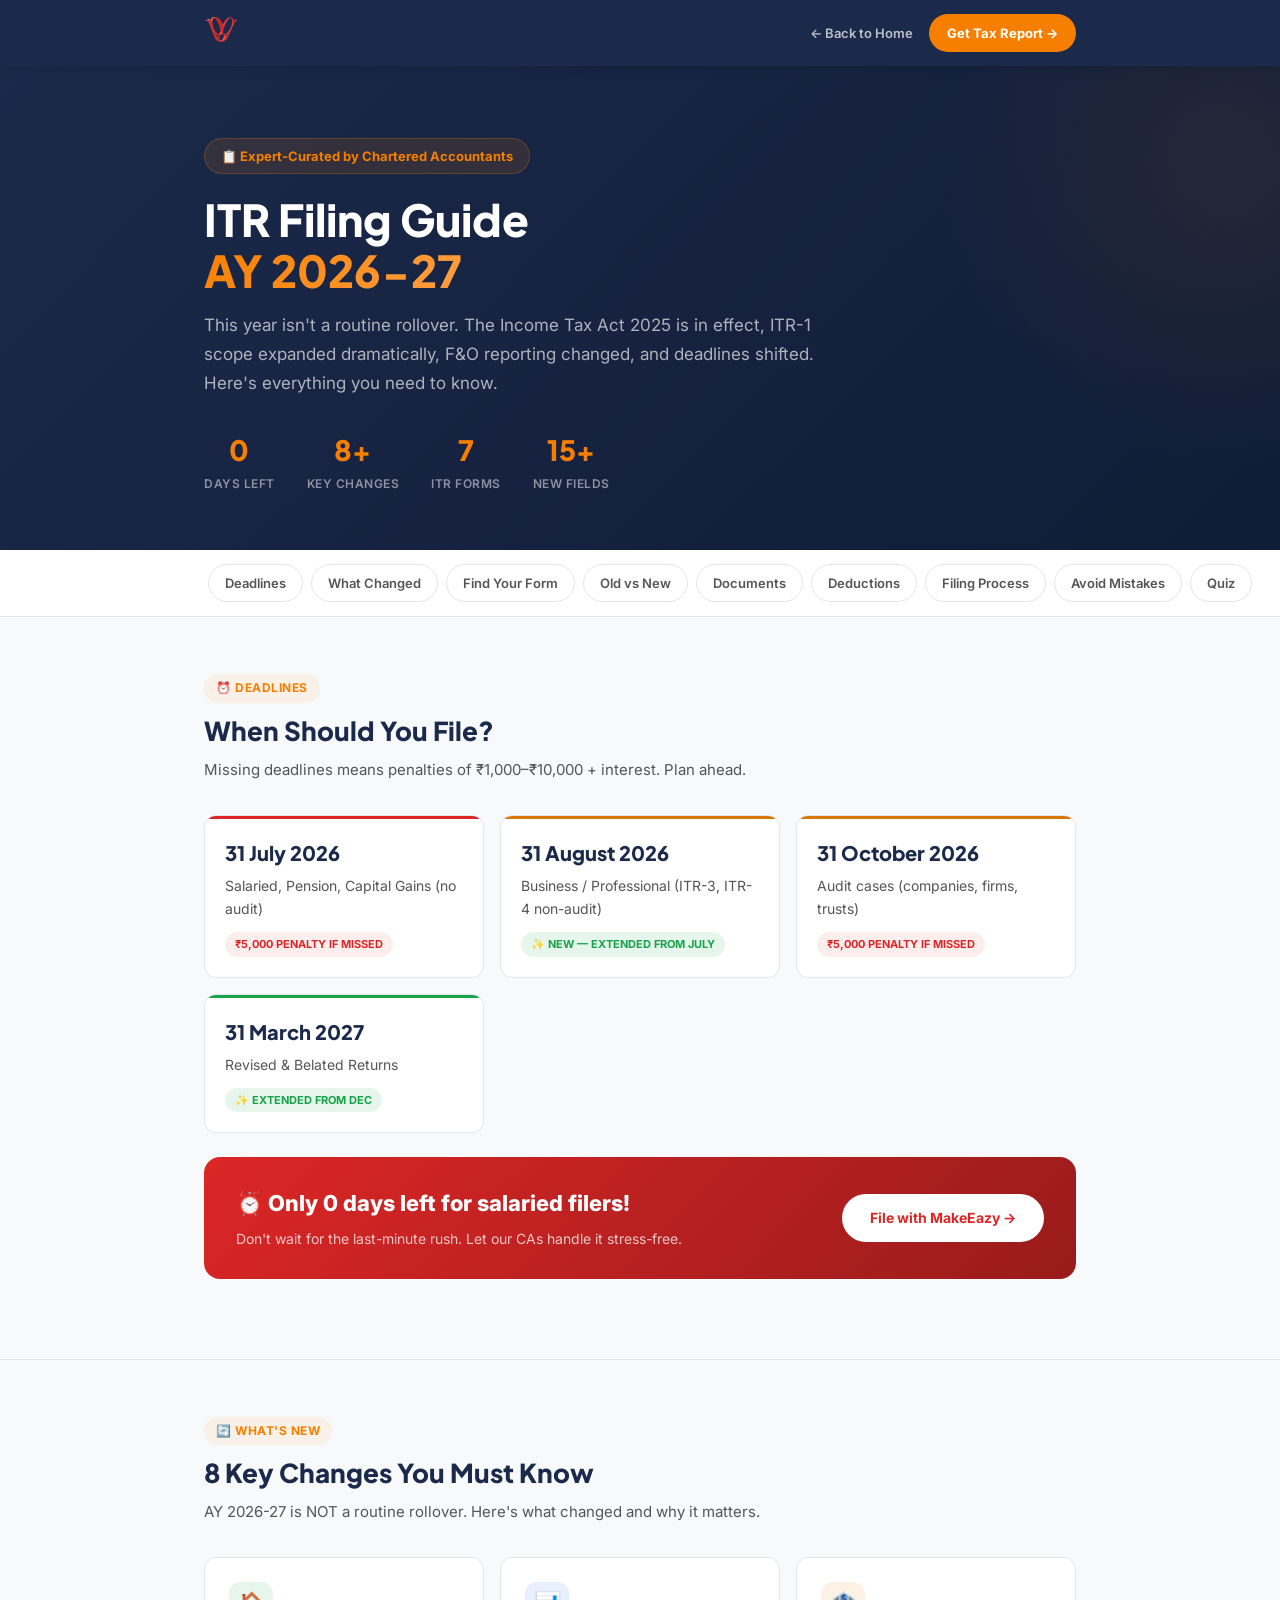
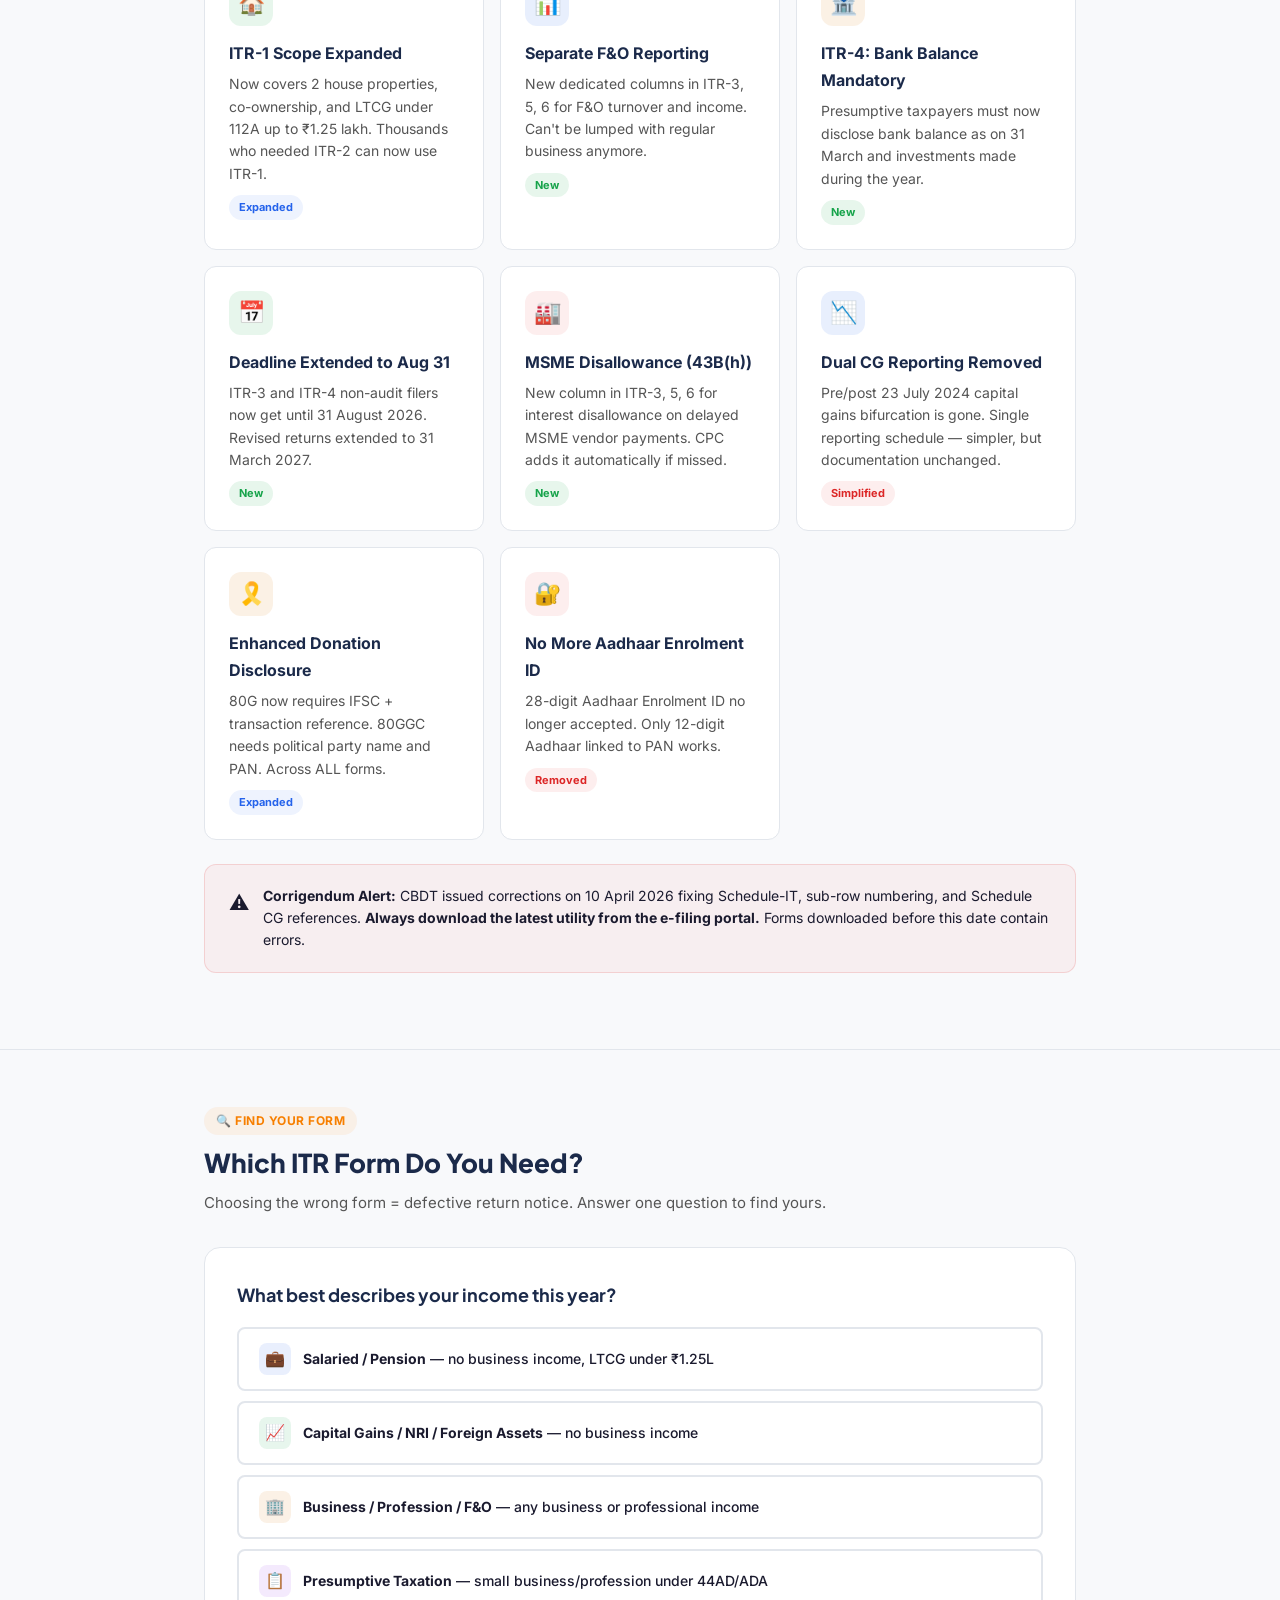
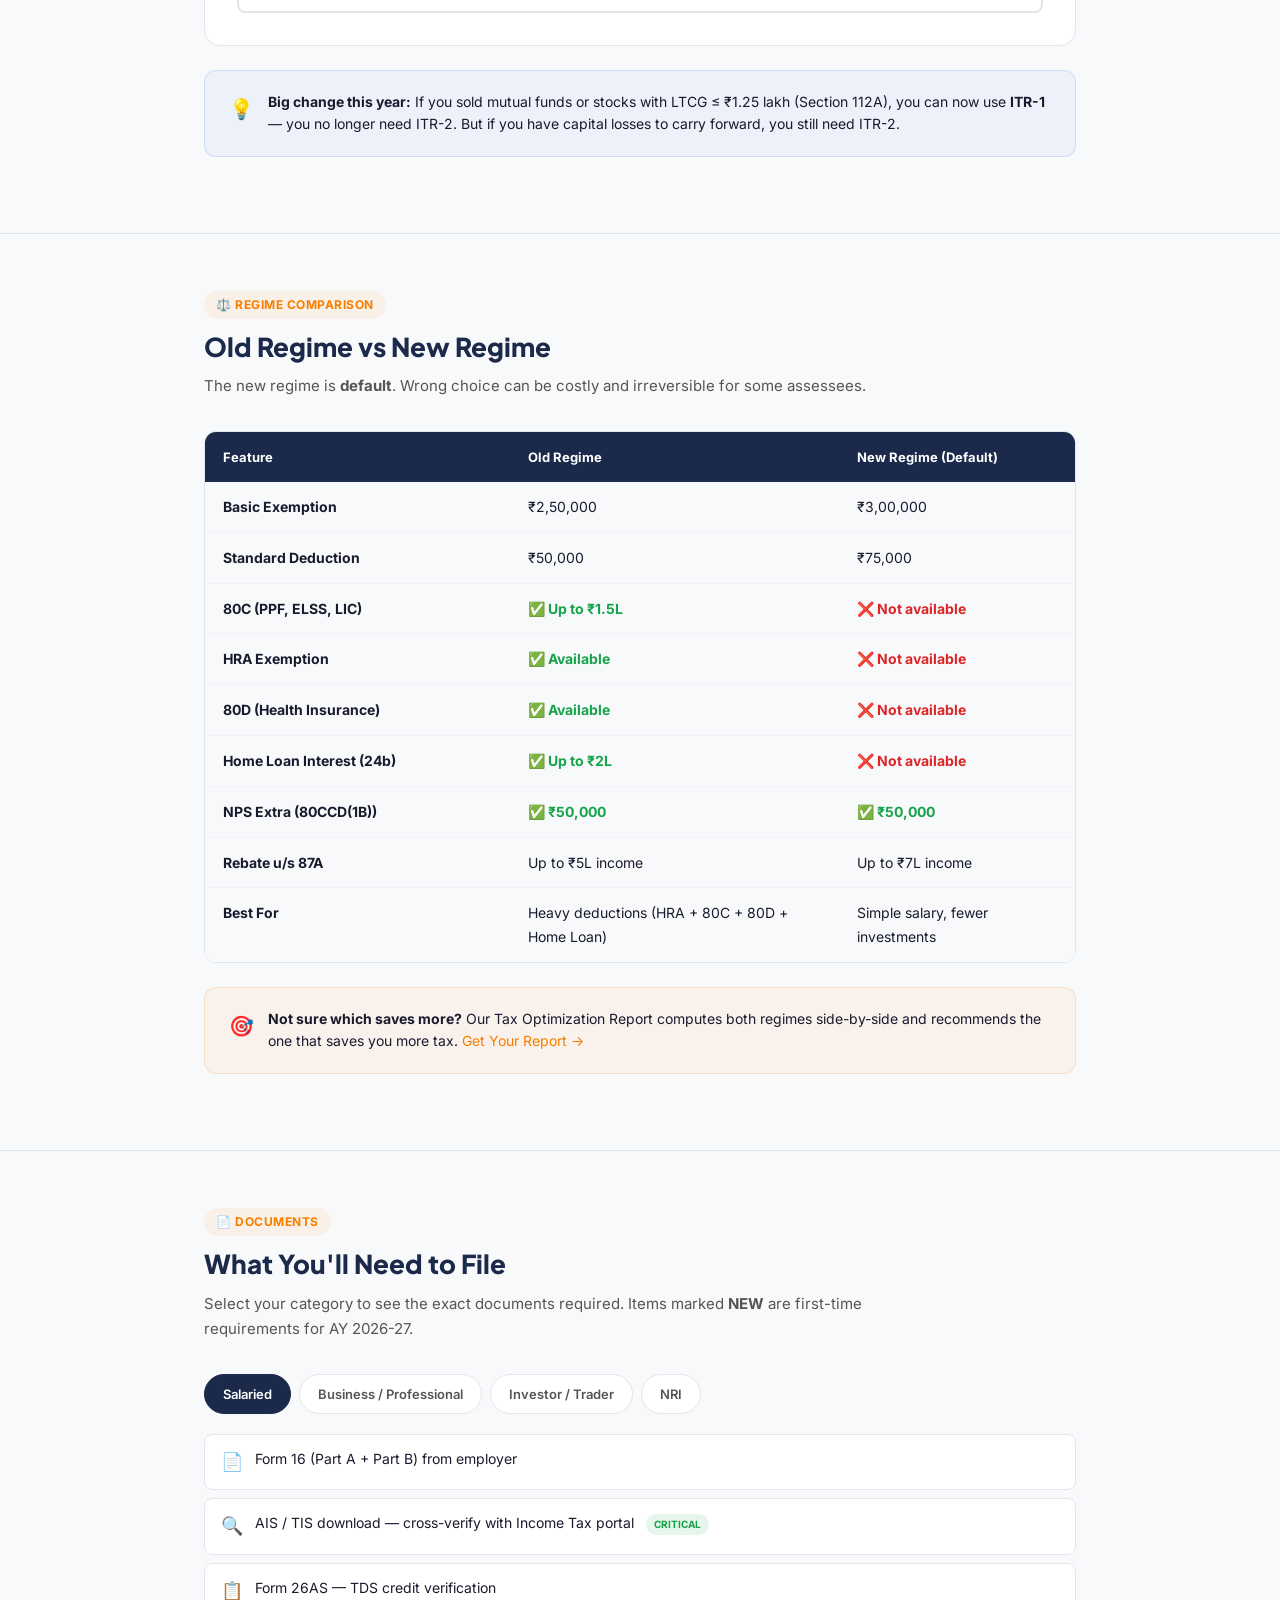
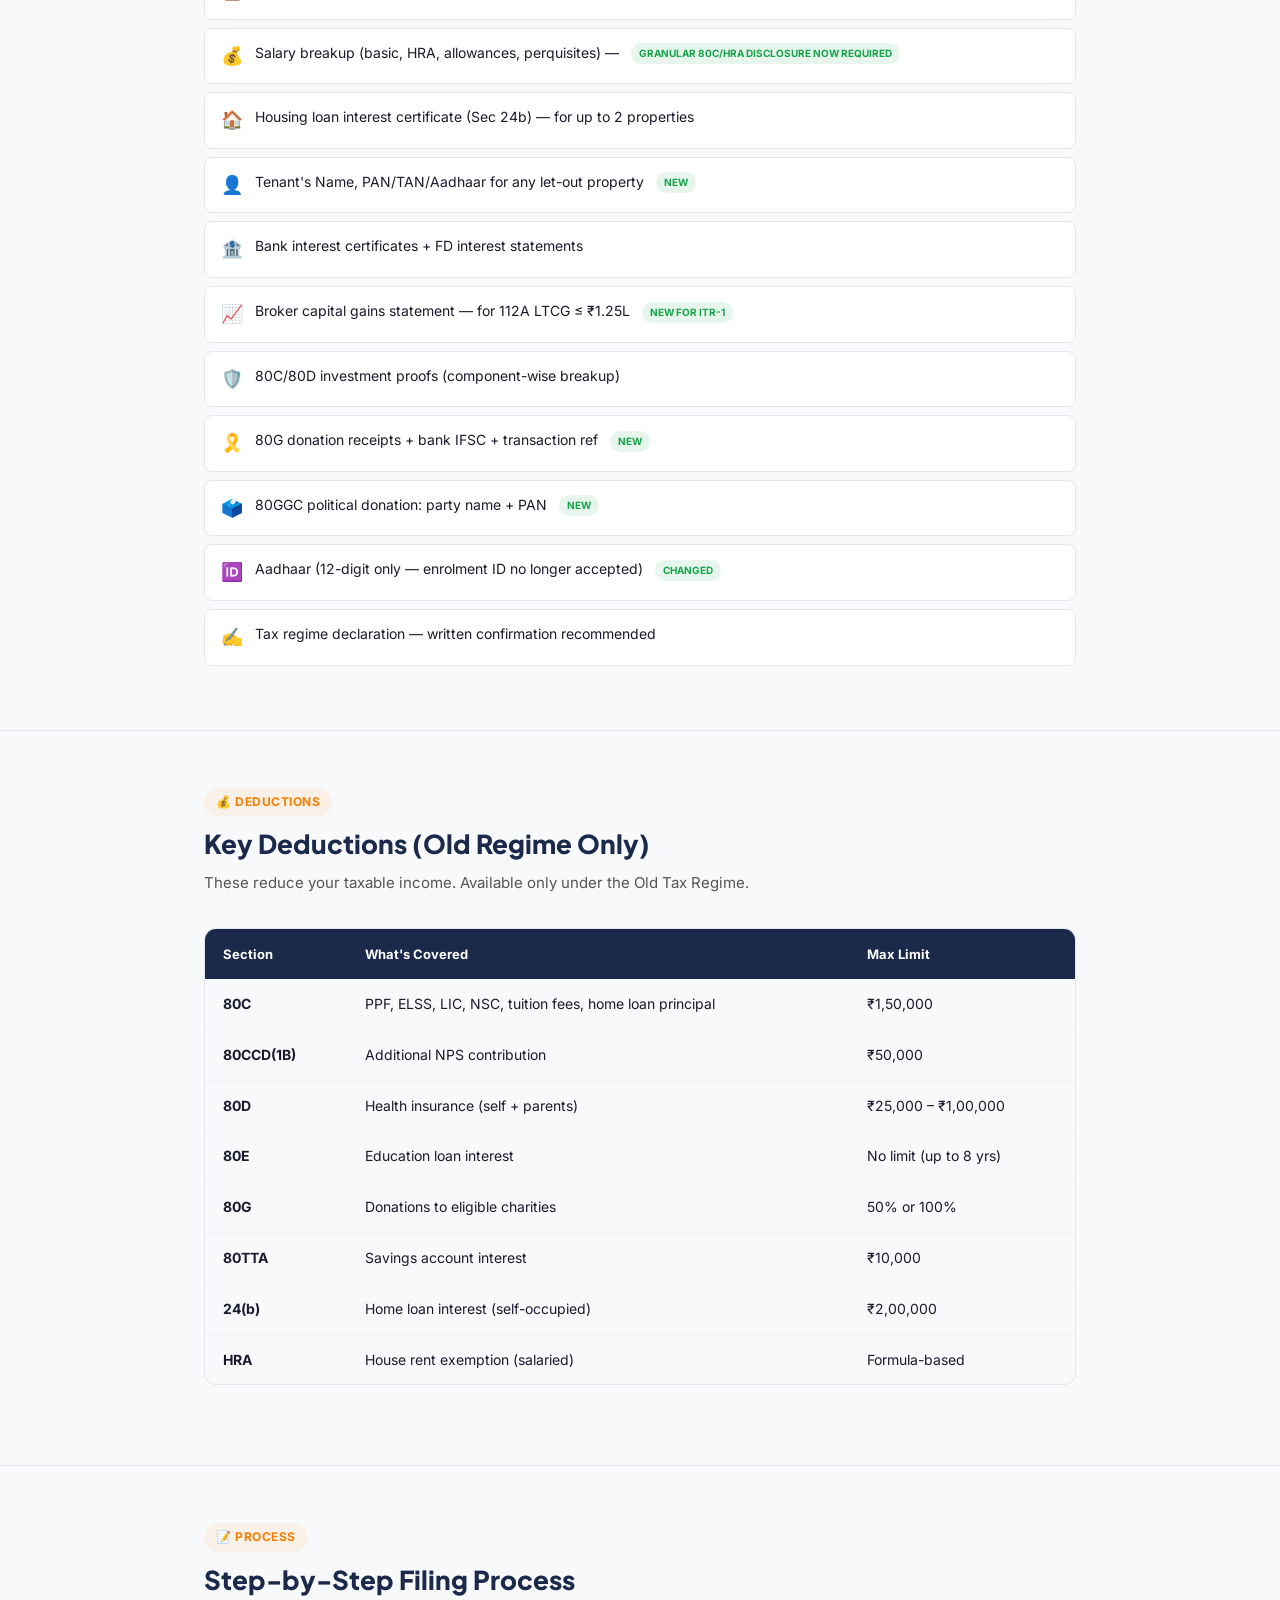
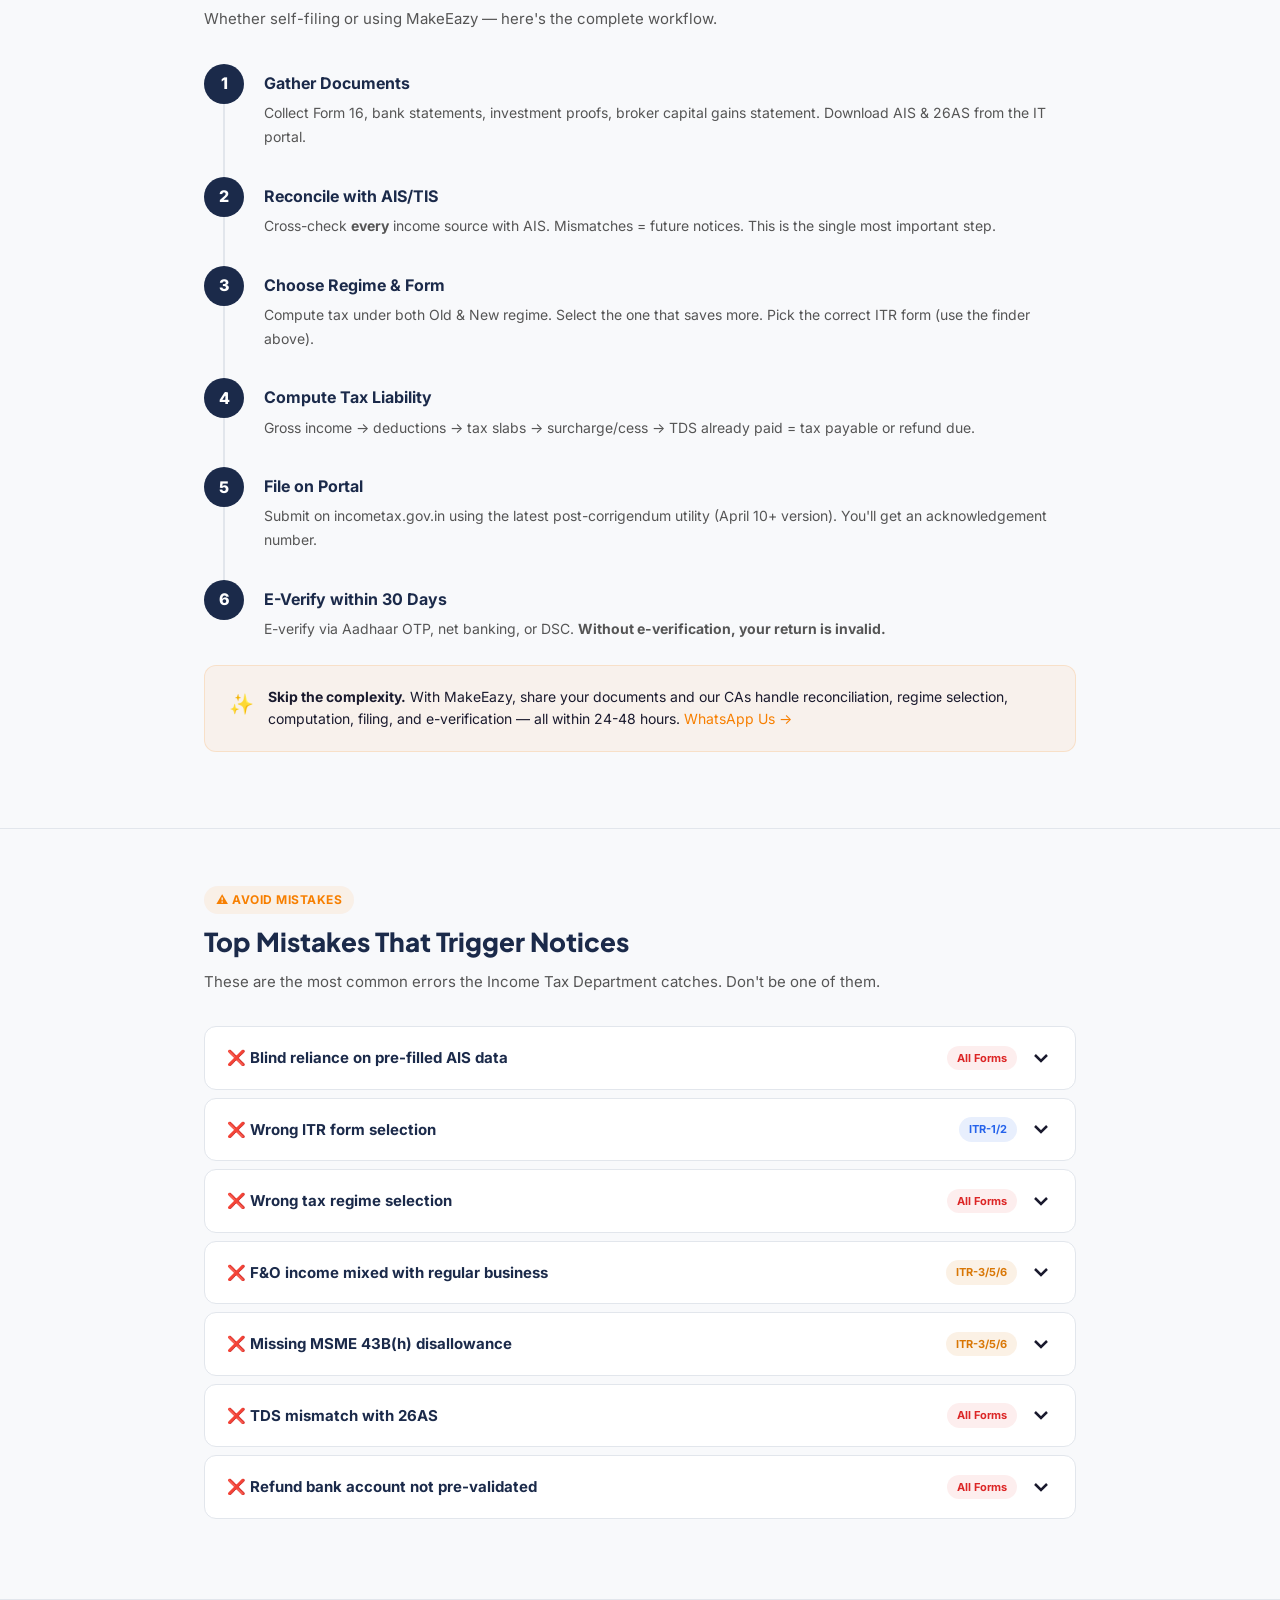
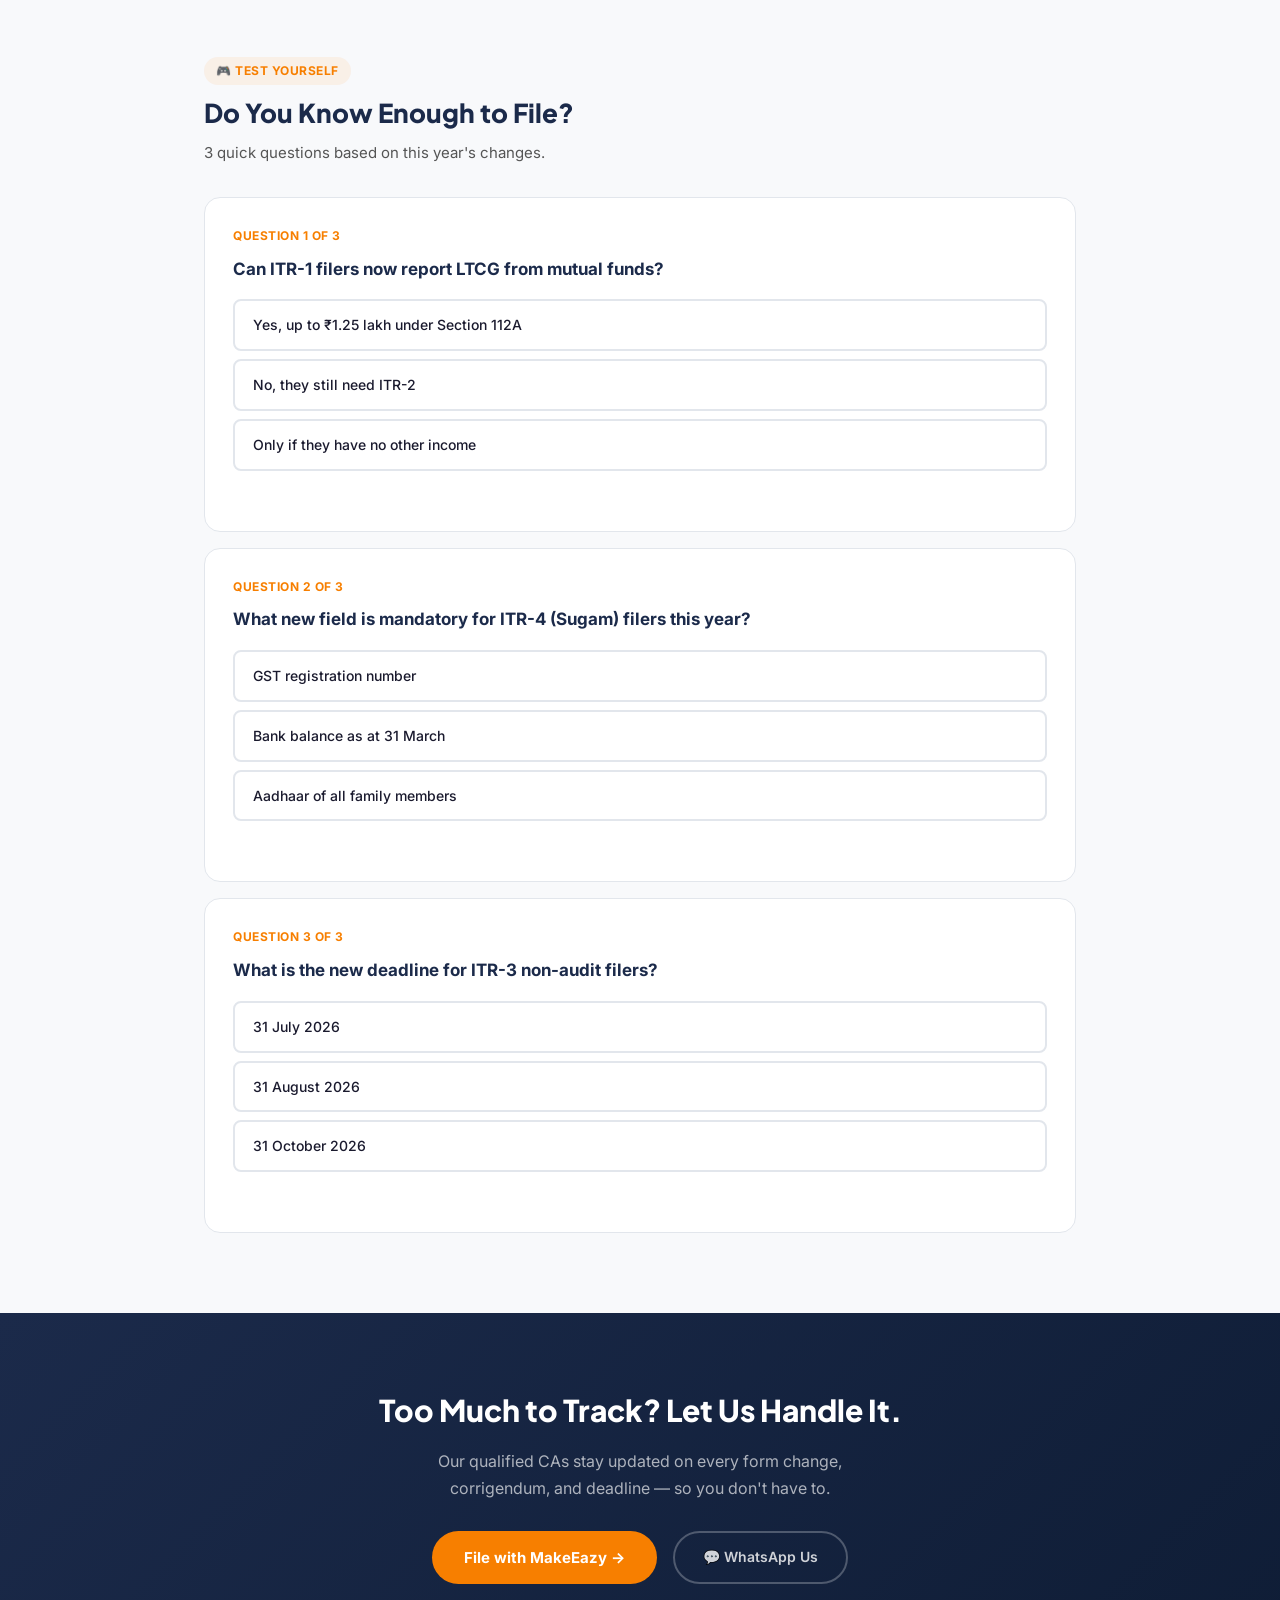
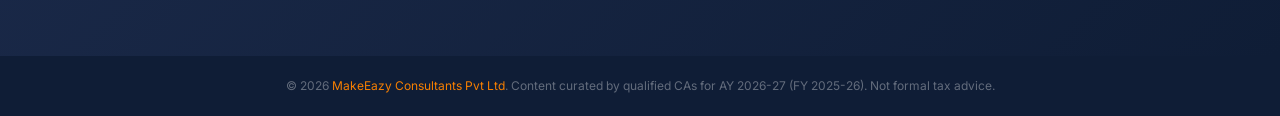
<file: guide/index.html>
<!DOCTYPE html>
<html lang="en">
<head>
  <meta charset="UTF-8">
  <meta name="viewport" content="width=device-width, initial-scale=1.0">
  <title>ITR Filing Guide AY 2026-27 | What Changed This Year | MakeEazy</title>
  <meta name="description" content="Complete ITR filing guide for AY 2026-27. Key changes: ITR-1 now covers 2 house properties & LTCG, new F&O reporting, MSME disallowance, extended deadlines. Expert-curated by CAs.">
  <meta property="og:title" content="ITR Filing Guide AY 2026-27 | MakeEazy">
  <meta property="og:description" content="Everything that changed in ITR forms this year — deadlines, new mandatory fields, regime comparison, and step-by-step filing process.">
  <meta property="og:url" content="https://itr.makeeazy.in/guide/">
  <meta property="og:type" content="article">
  <link rel="canonical" href="https://itr.makeeazy.in/guide/">
  <link rel="icon" type="image/png" href="../favicon.png">
  <link rel="preconnect" href="https://fonts.googleapis.com">
  <link rel="preconnect" href="https://fonts.gstatic.com" crossorigin>
  <link href="https://fonts.googleapis.com/css2?family=Inter:wght@400;500;600;700;800;900&family=Plus+Jakarta+Sans:wght@400;500;600;700;800&display=swap" rel="stylesheet">
  <style>
    *, *::before, *::after { box-sizing: border-box; margin: 0; padding: 0; }
    :root {
      --orange: #F77F00; --orange-dark: #E06600; --navy: #1B2A4A; --navy-deeper: #0f1d36;
      --green: #16a34a; --red: #dc2626; --amber: #d97706; --blue: #2563eb;
      --white: #ffffff; --gray-50: #f8f9fb; --gray-100: #f1f3f6; --gray-200: #e2e6ec; --gray-300: #d1d5db;
      --text-primary: #1a1a2e; --text-secondary: #555; --text-muted: #888;
      --radius-sm: 8px; --radius-md: 12px; --radius-lg: 16px; --radius-xl: 20px;
      --shadow-card: 0 2px 16px rgba(27,42,74,0.07);
      --shadow-hover: 0 8px 32px rgba(27,42,74,0.12);
      --transition: all 0.25s cubic-bezier(0.4,0,0.2,1);
    }
    html { scroll-behavior: smooth; }
    body { font-family: 'Inter', sans-serif; color: var(--text-primary); line-height: 1.7; background: var(--gray-50); }
    .container { max-width: 920px; margin: 0 auto; padding: 0 24px; }
    a { color: var(--orange); text-decoration: none; }
    a:hover { text-decoration: underline; }

    /* ── Sticky Nav ── */
    .g-nav { background: var(--navy); padding: 14px 0; position: sticky; top: 0; z-index: 100; box-shadow: 0 2px 12px rgba(0,0,0,0.15); }
    .g-nav .container { display: flex; align-items: center; justify-content: space-between; }
    .g-nav-logo { height: 30px; }
    .g-nav-right { display: flex; align-items: center; gap: 16px; }
    .g-nav-back { color: rgba(255,255,255,0.7); font-size: 13px; font-weight: 600; transition: color 0.2s; text-decoration: none; }
    .g-nav-back:hover { color: var(--white); text-decoration: none; }
    .g-nav-cta { background: var(--orange); color: var(--white); padding: 8px 18px; border-radius: 100px; font-size: 13px; font-weight: 700; text-decoration: none; transition: var(--transition); }
    .g-nav-cta:hover { transform: translateY(-1px); box-shadow: 0 4px 16px rgba(247,127,0,0.3); text-decoration: none; }

    /* ── Hero ── */
    .g-hero { background: linear-gradient(135deg, var(--navy) 0%, #162240 50%, var(--navy-deeper) 100%); color: var(--white); padding: 72px 0 56px; position: relative; overflow: hidden; }
    .g-hero::before { content: ''; position: absolute; top: -40%; right: -20%; width: 600px; height: 600px; background: radial-gradient(circle, rgba(247,127,0,0.08) 0%, transparent 70%); }
    .g-hero-badge { display: inline-flex; align-items: center; gap: 8px; background: rgba(247,127,0,0.12); border: 1px solid rgba(247,127,0,0.25); color: var(--orange); padding: 6px 16px; border-radius: 100px; font-size: 13px; font-weight: 700; margin-bottom: 20px; }
    .g-hero h1 { font-family: 'Plus Jakarta Sans', sans-serif; font-size: clamp(28px, 5vw, 44px); font-weight: 900; line-height: 1.15; margin-bottom: 16px; }
    .g-hero h1 span { background: linear-gradient(135deg, var(--orange), #ff9f43); -webkit-background-clip: text; -webkit-text-fill-color: transparent; background-clip: text; }
    .g-hero-sub { font-size: 17px; color: rgba(255,255,255,0.65); max-width: 640px; margin-bottom: 28px; }
    .g-hero-stats { display: flex; gap: 32px; flex-wrap: wrap; }
    .g-hero-stat { text-align: center; }
    .g-hero-stat-num { font-family: 'Plus Jakarta Sans', sans-serif; font-size: 28px; font-weight: 900; color: var(--orange); }
    .g-hero-stat-label { font-size: 12px; color: rgba(255,255,255,0.5); text-transform: uppercase; letter-spacing: 0.5px; font-weight: 600; }

    /* ── TOC Pills ── */
    .g-toc { background: var(--white); border-bottom: 1px solid var(--gray-200); padding: 14px 0; position: sticky; top: 56px; z-index: 90; overflow-x: auto; -webkit-overflow-scrolling: touch; }
    .g-toc::-webkit-scrollbar { display: none; }
    .toc-scroll { display: flex; gap: 8px; white-space: nowrap; padding: 0 4px; }
    .toc-pill { padding: 7px 16px; border-radius: 100px; border: 1px solid var(--gray-200); background: var(--white); color: var(--text-secondary); font-size: 13px; font-weight: 600; text-decoration: none; transition: var(--transition); flex-shrink: 0; }
    .toc-pill:hover, .toc-pill.active { background: var(--navy); color: var(--white); border-color: var(--navy); text-decoration: none; }

    /* ── Section Base ── */
    .g-section { padding: 56px 0; }
    .g-section + .g-section { border-top: 1px solid var(--gray-200); }
    .g-section-header { margin-bottom: 32px; }
    .g-section-tag { display: inline-flex; align-items: center; gap: 6px; background: rgba(247,127,0,0.08); color: var(--orange); padding: 4px 12px; border-radius: 100px; font-size: 12px; font-weight: 700; text-transform: uppercase; letter-spacing: 0.5px; margin-bottom: 12px; }
    .g-section h2 { font-family: 'Plus Jakarta Sans', sans-serif; font-size: 26px; font-weight: 800; color: var(--navy); line-height: 1.25; margin-bottom: 10px; }
    .g-section-desc { color: var(--text-secondary); font-size: 15px; max-width: 700px; }

    /* ── Deadline Cards ── */
    .deadline-grid { display: grid; grid-template-columns: repeat(auto-fit, minmax(240px, 1fr)); gap: 16px; margin: 24px 0; }
    .dl-card { background: var(--white); border: 1px solid var(--gray-200); border-radius: var(--radius-md); padding: 20px; transition: var(--transition); position: relative; overflow: hidden; }
    .dl-card:hover { box-shadow: var(--shadow-hover); transform: translateY(-2px); }
    .dl-card::before { content: ''; position: absolute; top: 0; left: 0; right: 0; height: 3px; }
    .dl-card.urgent::before { background: var(--red); }
    .dl-card.normal::before { background: var(--amber); }
    .dl-card.extended::before { background: var(--green); }
    .dl-date { font-family: 'Plus Jakarta Sans', sans-serif; font-size: 20px; font-weight: 800; color: var(--navy); margin-bottom: 4px; }
    .dl-who { font-size: 14px; color: var(--text-secondary); margin-bottom: 8px; }
    .dl-tag { display: inline-block; padding: 3px 10px; border-radius: 100px; font-size: 11px; font-weight: 700; text-transform: uppercase; }
    .dl-tag.new { background: rgba(22,163,74,0.1); color: var(--green); }
    .dl-tag.penalty { background: rgba(220,38,38,0.08); color: var(--red); }

    /* ── Countdown Banner ── */
    .countdown-bar { background: linear-gradient(135deg, var(--red), #991b1b); color: var(--white); border-radius: var(--radius-lg); padding: 28px 32px; display: flex; align-items: center; justify-content: space-between; gap: 24px; flex-wrap: wrap; margin: 24px 0; }
    .countdown-bar h3 { font-size: 22px; font-weight: 800; margin-bottom: 4px; }
    .countdown-bar p { color: rgba(255,255,255,0.75); font-size: 14px; margin: 0; }
    .countdown-bar .btn { background: var(--white); color: var(--red); padding: 12px 28px; border-radius: 100px; font-weight: 700; font-size: 14px; text-decoration: none; transition: var(--transition); flex-shrink: 0; }
    .countdown-bar .btn:hover { transform: translateY(-2px); box-shadow: 0 8px 24px rgba(0,0,0,0.2); text-decoration: none; }

    /* ── What Changed Cards (Visual) ── */
    .changes-grid { display: grid; grid-template-columns: repeat(auto-fit, minmax(280px, 1fr)); gap: 16px; margin: 24px 0; }
    .change-card { background: var(--white); border: 1px solid var(--gray-200); border-radius: var(--radius-md); padding: 24px; transition: var(--transition); }
    .change-card:hover { box-shadow: var(--shadow-hover); transform: translateY(-2px); }
    .change-card-icon { width: 44px; height: 44px; border-radius: 12px; display: flex; align-items: center; justify-content: center; font-size: 22px; margin-bottom: 14px; }
    .change-card-icon.green { background: rgba(22,163,74,0.1); }
    .change-card-icon.blue { background: rgba(37,99,235,0.1); }
    .change-card-icon.amber { background: rgba(217,119,6,0.1); }
    .change-card-icon.red { background: rgba(220,38,38,0.08); }
    .change-card h4 { font-size: 16px; font-weight: 700; margin-bottom: 6px; color: var(--navy); }
    .change-card p { font-size: 14px; color: var(--text-secondary); line-height: 1.6; margin: 0; }
    .change-card .tag { display: inline-block; margin-top: 10px; padding: 3px 10px; border-radius: 100px; font-size: 11px; font-weight: 700; }
    .change-card .tag-new { background: rgba(22,163,74,0.1); color: var(--green); }
    .change-card .tag-removed { background: rgba(220,38,38,0.08); color: var(--red); }
    .change-card .tag-expanded { background: rgba(37,99,235,0.08); color: var(--blue); }

    /* ── Accordion (Collapsible) ── */
    .accordion { margin: 24px 0; }
    .acc-item { background: var(--white); border: 1px solid var(--gray-200); border-radius: var(--radius-md); margin-bottom: 8px; overflow: hidden; transition: var(--transition); }
    .acc-item:hover { border-color: var(--gray-300); }
    .acc-header { display: flex; align-items: center; justify-content: space-between; padding: 18px 22px; cursor: pointer; gap: 12px; }
    .acc-header h4 { font-size: 15px; font-weight: 700; color: var(--navy); margin: 0; flex: 1; }
    .acc-badge { padding: 3px 10px; border-radius: 100px; font-size: 11px; font-weight: 700; flex-shrink: 0; }
    .acc-badge.itr1 { background: rgba(37,99,235,0.1); color: var(--blue); }
    .acc-badge.itr2 { background: rgba(22,163,74,0.1); color: var(--green); }
    .acc-badge.itr3 { background: rgba(217,119,6,0.1); color: var(--amber); }
    .acc-badge.itr4 { background: rgba(147,51,234,0.1); color: #7c3aed; }
    .acc-badge.all { background: rgba(220,38,38,0.08); color: var(--red); }
    .acc-arrow { width: 24px; height: 24px; transition: transform 0.25s; flex-shrink: 0; }
    .acc-item.open .acc-arrow { transform: rotate(180deg); }
    .acc-body { max-height: 0; overflow: hidden; transition: max-height 0.35s ease; }
    .acc-body-inner { padding: 0 22px 20px; font-size: 14px; color: var(--text-secondary); line-height: 1.7; }
    .acc-body-inner ul { padding-left: 20px; margin: 8px 0; }
    .acc-body-inner li { margin-bottom: 6px; }
    .acc-body-inner strong { color: var(--text-primary); }

    /* ── Comparison Table ── */
    .compare-wrap { overflow-x: auto; margin: 24px 0; border-radius: var(--radius-md); border: 1px solid var(--gray-200); }
    .compare-table { width: 100%; border-collapse: collapse; font-size: 14px; min-width: 600px; }
    .compare-table th { background: var(--navy); color: var(--white); padding: 14px 18px; text-align: left; font-weight: 700; font-size: 13px; white-space: nowrap; }
    .compare-table td { padding: 13px 18px; border-bottom: 1px solid var(--gray-100); vertical-align: top; }
    .compare-table tr:last-child td { border-bottom: none; }
    .compare-table tr:nth-child(even) td { background: var(--gray-50); }
    .compare-table .yes { color: var(--green); font-weight: 700; }
    .compare-table .no { color: var(--red); font-weight: 700; }

    /* ── Form Finder Interactive ── */
    .form-finder { background: var(--white); border: 1px solid var(--gray-200); border-radius: var(--radius-lg); padding: 32px; margin: 24px 0; }
    .ff-question { font-family: 'Plus Jakarta Sans', sans-serif; font-size: 18px; font-weight: 700; color: var(--navy); margin-bottom: 16px; }
    .ff-options { display: flex; flex-direction: column; gap: 10px; }
    .ff-opt { padding: 14px 20px; border: 2px solid var(--gray-200); border-radius: var(--radius-sm); cursor: pointer; transition: var(--transition); font-size: 14px; font-weight: 500; display: flex; align-items: center; gap: 12px; }
    .ff-opt:hover { border-color: var(--orange); background: rgba(247,127,0,0.03); }
    .ff-opt.selected { border-color: var(--orange); background: rgba(247,127,0,0.06); }
    .ff-opt .ff-icon { width: 32px; height: 32px; border-radius: 8px; display: flex; align-items: center; justify-content: center; font-size: 16px; flex-shrink: 0; }
    .ff-result { margin-top: 20px; padding: 20px; border-radius: var(--radius-md); font-weight: 600; font-size: 15px; display: none; }
    .ff-result.show { display: block; }
    .ff-result.itr1 { background: rgba(37,99,235,0.06); border: 1px solid rgba(37,99,235,0.2); color: var(--blue); }
    .ff-result.itr2 { background: rgba(22,163,74,0.06); border: 1px solid rgba(22,163,74,0.2); color: var(--green); }
    .ff-result.itr3 { background: rgba(217,119,6,0.06); border: 1px solid rgba(217,119,6,0.2); color: var(--amber); }
    .ff-result.itr4 { background: rgba(147,51,234,0.06); border: 1px solid rgba(147,51,234,0.2); color: #7c3aed; }

    /* ── Document Checklist ── */
    .doc-tabs { display: flex; gap: 8px; flex-wrap: wrap; margin-bottom: 20px; }
    .doc-tab { padding: 8px 18px; border-radius: 100px; border: 1px solid var(--gray-200); background: var(--white); font-size: 13px; font-weight: 600; cursor: pointer; transition: var(--transition); color: var(--text-secondary); }
    .doc-tab.active { background: var(--navy); color: var(--white); border-color: var(--navy); }
    .doc-panel { display: none; }
    .doc-panel.active { display: block; }
    .doc-list { list-style: none; padding: 0; }
    .doc-list li { display: flex; align-items: flex-start; gap: 12px; padding: 12px 16px; background: var(--white); border: 1px solid var(--gray-200); border-radius: var(--radius-sm); margin-bottom: 8px; font-size: 14px; transition: var(--transition); }
    .doc-list li:hover { border-color: var(--gray-300); }
    .doc-list .doc-icon { flex-shrink: 0; font-size: 18px; }
    .doc-list .doc-new { display: inline-block; margin-left: 8px; padding: 2px 8px; border-radius: 100px; font-size: 10px; font-weight: 700; background: rgba(22,163,74,0.1); color: var(--green); text-transform: uppercase; vertical-align: middle; }

    /* ── Info Callout ── */
    .callout { border-radius: var(--radius-md); padding: 20px 24px; margin: 20px 0; font-size: 14px; line-height: 1.6; display: flex; gap: 14px; align-items: flex-start; }
    .callout-icon { font-size: 20px; flex-shrink: 0; margin-top: 2px; }
    .callout.tip { background: rgba(22,163,74,0.06); border: 1px solid rgba(22,163,74,0.15); }
    .callout.warning { background: rgba(220,38,38,0.05); border: 1px solid rgba(220,38,38,0.15); }
    .callout.info { background: rgba(37,99,235,0.05); border: 1px solid rgba(37,99,235,0.15); }
    .callout.highlight { background: rgba(247,127,0,0.06); border: 1px solid rgba(247,127,0,0.15); }
    .callout strong { color: var(--text-primary); }

    /* ── Steps Timeline ── */
    .steps-timeline { margin: 24px 0; position: relative; }
    .step-item { display: flex; gap: 20px; padding-bottom: 28px; position: relative; }
    .step-item:last-child { padding-bottom: 0; }
    .step-line { position: absolute; left: 19px; top: 40px; bottom: 0; width: 2px; background: var(--gray-200); }
    .step-item:last-child .step-line { display: none; }
    .step-num { width: 40px; height: 40px; border-radius: 50%; background: var(--navy); color: var(--white); display: flex; align-items: center; justify-content: center; font-weight: 800; font-size: 16px; flex-shrink: 0; z-index: 1; }
    .step-content { flex: 1; padding-top: 6px; }
    .step-content h4 { font-size: 16px; font-weight: 700; color: var(--navy); margin-bottom: 4px; }
    .step-content p { font-size: 14px; color: var(--text-secondary); margin: 0; }

    /* ── Quiz ── */
    .quiz-container { margin: 24px 0; }
    .quiz-card { background: var(--white); border: 1px solid var(--gray-200); border-radius: var(--radius-lg); padding: 28px; margin-bottom: 16px; }
    .quiz-num { font-size: 12px; font-weight: 700; color: var(--orange); text-transform: uppercase; letter-spacing: 0.5px; margin-bottom: 8px; }
    .quiz-q { font-size: 17px; font-weight: 700; color: var(--navy); margin-bottom: 16px; }
    .quiz-opts { display: flex; flex-direction: column; gap: 8px; }
    .quiz-opt { padding: 12px 18px; border: 2px solid var(--gray-200); border-radius: var(--radius-sm); cursor: pointer; font-size: 14px; font-weight: 500; transition: var(--transition); }
    .quiz-opt:hover { border-color: var(--navy); }
    .quiz-opt.correct { border-color: var(--green); background: rgba(22,163,74,0.06); }
    .quiz-opt.wrong { border-color: var(--red); background: rgba(220,38,38,0.04); }
    .quiz-opt.disabled { pointer-events: none; opacity: 0.7; }
    .quiz-feedback { margin-top: 12px; font-size: 14px; font-weight: 600; min-height: 20px; }

    /* ── Final CTA ── */
    .g-cta { background: linear-gradient(135deg, var(--navy), var(--navy-deeper)); padding: 72px 0; text-align: center; color: var(--white); }
    .g-cta h2 { font-family: 'Plus Jakarta Sans', sans-serif; font-size: 30px; font-weight: 900; margin-bottom: 12px; }
    .g-cta p { color: rgba(255,255,255,0.65); font-size: 16px; margin-bottom: 28px; max-width: 500px; margin-left: auto; margin-right: auto; }
    .g-cta-btns { display: flex; gap: 16px; justify-content: center; flex-wrap: wrap; }
    .btn-primary { display: inline-block; background: var(--orange); color: var(--white); padding: 14px 32px; border-radius: 100px; font-size: 15px; font-weight: 700; text-decoration: none; transition: var(--transition); }
    .btn-primary:hover { transform: translateY(-2px); box-shadow: 0 8px 24px rgba(247,127,0,0.3); text-decoration: none; }
    .btn-outline { display: inline-block; border: 2px solid rgba(255,255,255,0.25); color: rgba(255,255,255,0.8); padding: 12px 28px; border-radius: 100px; font-size: 14px; font-weight: 600; text-decoration: none; transition: var(--transition); }
    .btn-outline:hover { border-color: rgba(255,255,255,0.5); color: var(--white); text-decoration: none; }

    /* ── Footer ── */
    .g-footer { background: var(--navy-deeper); padding: 20px 0; text-align: center; }
    .g-footer p { color: rgba(255,255,255,0.35); font-size: 12px; }
    .g-footer a { color: var(--orange); text-decoration: none; }

    /* ── Responsive ── */
    @media (max-width: 768px) {
      .g-hero { padding: 56px 0 40px; }
      .g-hero h1 { font-size: 26px; }
      .g-hero-stats { gap: 20px; }
      .g-toc { top: 52px; }
      .g-section { padding: 40px 0; }
      .g-section h2 { font-size: 22px; }
      .countdown-bar { flex-direction: column; text-align: center; padding: 24px; }
      .form-finder { padding: 24px; }
      .step-item { gap: 14px; }
      .g-nav-back span { display: none; }
      .compare-table { font-size: 13px; }
      .compare-table th, .compare-table td { padding: 10px 12px; }
      .changes-grid { grid-template-columns: 1fr; }
      .deadline-grid { grid-template-columns: 1fr; }
    }
  </style>
</head>
<body>

<!-- ── Nav ── -->
<nav class="g-nav">
  <div class="container">
    <a href="../"><img src="../logo.png" alt="MakeEazy" class="g-nav-logo"></a>
    <div class="g-nav-right">
      <a href="../" class="g-nav-back">← <span>Back to Home</span></a>
      <a href="../taxhealth/" target="_blank" class="g-nav-cta">Get Tax Report →</a>
    </div>
  </div>
</nav>

<!-- ── Hero ── -->
<header class="g-hero">
  <div class="container">
    <div class="g-hero-badge">📋 Expert-Curated by Chartered Accountants</div>
    <h1>ITR Filing Guide<br><span>AY 2026-27</span></h1>
    <p class="g-hero-sub">This year isn't a routine rollover. The Income Tax Act 2025 is in effect, ITR-1 scope expanded dramatically, F&O reporting changed, and deadlines shifted. Here's everything you need to know.</p>
    <div class="g-hero-stats">
      <div class="g-hero-stat"><div class="g-hero-stat-num" id="guideDaysLeft">—</div><div class="g-hero-stat-label">Days Left</div></div>
      <div class="g-hero-stat"><div class="g-hero-stat-num">8+</div><div class="g-hero-stat-label">Key Changes</div></div>
      <div class="g-hero-stat"><div class="g-hero-stat-num">7</div><div class="g-hero-stat-label">ITR Forms</div></div>
      <div class="g-hero-stat"><div class="g-hero-stat-num">15+</div><div class="g-hero-stat-label">New Fields</div></div>
    </div>
  </div>
</header>

<!-- ── TOC ── -->
<div class="g-toc" id="guideToc">
  <div class="container">
    <div class="toc-scroll">
      <a href="#deadlines" class="toc-pill">Deadlines</a>
      <a href="#changes" class="toc-pill">What Changed</a>
      <a href="#form-finder" class="toc-pill">Find Your Form</a>
      <a href="#regimes" class="toc-pill">Old vs New</a>
      <a href="#documents" class="toc-pill">Documents</a>
      <a href="#deductions" class="toc-pill">Deductions</a>
      <a href="#process" class="toc-pill">Filing Process</a>
      <a href="#risks" class="toc-pill">Avoid Mistakes</a>
      <a href="#quiz" class="toc-pill">Quiz</a>
    </div>
  </div>
</div>

<!-- ═══ Section 1: Deadlines ═══ -->
<section class="g-section" id="deadlines">
  <div class="container">
    <div class="g-section-header">
      <div class="g-section-tag">⏰ Deadlines</div>
      <h2>When Should You File?</h2>
      <p class="g-section-desc">Missing deadlines means penalties of ₹1,000–₹10,000 + interest. Plan ahead.</p>
    </div>

    <div class="deadline-grid">
      <div class="dl-card urgent">
        <div class="dl-date">31 July 2026</div>
        <div class="dl-who">Salaried, Pension, Capital Gains (no audit)</div>
        <span class="dl-tag penalty">₹5,000 penalty if missed</span>
      </div>
      <div class="dl-card normal">
        <div class="dl-date">31 August 2026</div>
        <div class="dl-who">Business / Professional (ITR-3, ITR-4 non-audit)</div>
        <span class="dl-tag new">✨ NEW — Extended from July</span>
      </div>
      <div class="dl-card normal">
        <div class="dl-date">31 October 2026</div>
        <div class="dl-who">Audit cases (companies, firms, trusts)</div>
        <span class="dl-tag penalty">₹5,000 penalty if missed</span>
      </div>
      <div class="dl-card extended">
        <div class="dl-date">31 March 2027</div>
        <div class="dl-who">Revised & Belated Returns</div>
        <span class="dl-tag new">✨ Extended from Dec</span>
      </div>
    </div>

    <div class="countdown-bar">
      <div>
        <h3>⏰ Only <span id="guideDaysLeft2">—</span> days left for salaried filers!</h3>
        <p>Don't wait for the last-minute rush. Let our CAs handle it stress-free.</p>
      </div>
      <a href="https://desk.makeeazy.in" target="_blank" class="btn">File with MakeEazy →</a>
    </div>
  </div>
</section>

<!-- ═══ Section 2: What Changed ═══ -->
<section class="g-section" id="changes">
  <div class="container">
    <div class="g-section-header">
      <div class="g-section-tag">🔄 What's New</div>
      <h2>8 Key Changes You Must Know</h2>
      <p class="g-section-desc">AY 2026-27 is NOT a routine rollover. Here's what changed and why it matters.</p>
    </div>

    <div class="changes-grid">
      <div class="change-card">
        <div class="change-card-icon green">🏠</div>
        <h4>ITR-1 Scope Expanded</h4>
        <p>Now covers 2 house properties, co-ownership, and LTCG under 112A up to ₹1.25 lakh. Thousands who needed ITR-2 can now use ITR-1.</p>
        <span class="tag tag-expanded">Expanded</span>
      </div>
      <div class="change-card">
        <div class="change-card-icon blue">📊</div>
        <h4>Separate F&O Reporting</h4>
        <p>New dedicated columns in ITR-3, 5, 6 for F&O turnover and income. Can't be lumped with regular business anymore.</p>
        <span class="tag tag-new">New</span>
      </div>
      <div class="change-card">
        <div class="change-card-icon amber">🏦</div>
        <h4>ITR-4: Bank Balance Mandatory</h4>
        <p>Presumptive taxpayers must now disclose bank balance as on 31 March and investments made during the year.</p>
        <span class="tag tag-new">New</span>
      </div>
      <div class="change-card">
        <div class="change-card-icon green">📅</div>
        <h4>Deadline Extended to Aug 31</h4>
        <p>ITR-3 and ITR-4 non-audit filers now get until 31 August 2026. Revised returns extended to 31 March 2027.</p>
        <span class="tag tag-new">New</span>
      </div>
      <div class="change-card">
        <div class="change-card-icon red">🏭</div>
        <h4>MSME Disallowance (43B(h))</h4>
        <p>New column in ITR-3, 5, 6 for interest disallowance on delayed MSME vendor payments. CPC adds it automatically if missed.</p>
        <span class="tag tag-new">New</span>
      </div>
      <div class="change-card">
        <div class="change-card-icon blue">📉</div>
        <h4>Dual CG Reporting Removed</h4>
        <p>Pre/post 23 July 2024 capital gains bifurcation is gone. Single reporting schedule — simpler, but documentation unchanged.</p>
        <span class="tag tag-removed">Simplified</span>
      </div>
      <div class="change-card">
        <div class="change-card-icon amber">🎗️</div>
        <h4>Enhanced Donation Disclosure</h4>
        <p>80G now requires IFSC + transaction reference. 80GGC needs political party name and PAN. Across ALL forms.</p>
        <span class="tag tag-expanded">Expanded</span>
      </div>
      <div class="change-card">
        <div class="change-card-icon red">🔐</div>
        <h4>No More Aadhaar Enrolment ID</h4>
        <p>28-digit Aadhaar Enrolment ID no longer accepted. Only 12-digit Aadhaar linked to PAN works.</p>
        <span class="tag tag-removed">Removed</span>
      </div>
    </div>

    <div class="callout warning">
      <span class="callout-icon">⚠️</span>
      <div><strong>Corrigendum Alert:</strong> CBDT issued corrections on 10 April 2026 fixing Schedule-IT, sub-row numbering, and Schedule CG references. <strong>Always download the latest utility from the e-filing portal.</strong> Forms downloaded before this date contain errors.</div>
    </div>
  </div>
</section>

<!-- ═══ Section 3: Form Finder ═══ -->
<section class="g-section" id="form-finder">
  <div class="container">
    <div class="g-section-header">
      <div class="g-section-tag">🔍 Find Your Form</div>
      <h2>Which ITR Form Do You Need?</h2>
      <p class="g-section-desc">Choosing the wrong form = defective return notice. Answer one question to find yours.</p>
    </div>

    <div class="form-finder">
      <div class="ff-question">What best describes your income this year?</div>
      <div class="ff-options">
        <div class="ff-opt" onclick="showForm(this, 'itr1', 'ITR-1 (Sahaj) — Salaried with income ≤ ₹50L, up to 2 house properties, LTCG under 112A ≤ ₹1.25L. <strong>Expanded this year!</strong>')">
          <div class="ff-icon" style="background:rgba(37,99,235,0.1)">💼</div>
          <div><strong>Salaried / Pension</strong> — no business income, LTCG under ₹1.25L</div>
        </div>
        <div class="ff-opt" onclick="showForm(this, 'itr2', 'ITR-2 — Capital gains above ₹1.25L, foreign assets, NRI, director in company, unlisted equity. Dual CG reporting removed this year.')">
          <div class="ff-icon" style="background:rgba(22,163,74,0.1)">📈</div>
          <div><strong>Capital Gains / NRI / Foreign Assets</strong> — no business income</div>
        </div>
        <div class="ff-opt" onclick="showForm(this, 'itr3', 'ITR-3 — Business, profession, F&O, freelancers. <strong>New F&O separate columns + deadline extended to 31 August.</strong>')">
          <div class="ff-icon" style="background:rgba(217,119,6,0.1)">🏢</div>
          <div><strong>Business / Profession / F&O</strong> — any business or professional income</div>
        </div>
        <div class="ff-opt" onclick="showForm(this, 'itr4', 'ITR-4 (Sugam) — Presumptive income under 44AD/44ADA/44AE, income ≤ ₹50L. <strong>Now requires bank balance and investments disclosure.</strong>')">
          <div class="ff-icon" style="background:rgba(147,51,234,0.1)">📋</div>
          <div><strong>Presumptive Taxation</strong> — small business/profession under 44AD/ADA</div>
        </div>
      </div>
      <div class="ff-result" id="ffResult"></div>
    </div>

    <div class="callout info">
      <span class="callout-icon">💡</span>
      <div><strong>Big change this year:</strong> If you sold mutual funds or stocks with LTCG ≤ ₹1.25 lakh (Section 112A), you can now use <strong>ITR-1</strong> — you no longer need ITR-2. But if you have capital losses to carry forward, you still need ITR-2.</div>
    </div>
  </div>
</section>

<!-- ═══ Section 4: Old vs New ═══ -->
<section class="g-section" id="regimes">
  <div class="container">
    <div class="g-section-header">
      <div class="g-section-tag">⚖️ Regime Comparison</div>
      <h2>Old Regime vs New Regime</h2>
      <p class="g-section-desc">The new regime is <strong>default</strong>. Wrong choice can be costly and irreversible for some assessees.</p>
    </div>

    <div class="compare-wrap">
      <table class="compare-table">
        <tr><th style="width:35%">Feature</th><th>Old Regime</th><th>New Regime (Default)</th></tr>
        <tr><td><strong>Basic Exemption</strong></td><td>₹2,50,000</td><td>₹3,00,000</td></tr>
        <tr><td><strong>Standard Deduction</strong></td><td>₹50,000</td><td>₹75,000</td></tr>
        <tr><td><strong>80C (PPF, ELSS, LIC)</strong></td><td class="yes">✅ Up to ₹1.5L</td><td class="no">❌ Not available</td></tr>
        <tr><td><strong>HRA Exemption</strong></td><td class="yes">✅ Available</td><td class="no">❌ Not available</td></tr>
        <tr><td><strong>80D (Health Insurance)</strong></td><td class="yes">✅ Available</td><td class="no">❌ Not available</td></tr>
        <tr><td><strong>Home Loan Interest (24b)</strong></td><td class="yes">✅ Up to ₹2L</td><td class="no">❌ Not available</td></tr>
        <tr><td><strong>NPS Extra (80CCD(1B))</strong></td><td class="yes">✅ ₹50,000</td><td class="yes">✅ ₹50,000</td></tr>
        <tr><td><strong>Rebate u/s 87A</strong></td><td>Up to ₹5L income</td><td>Up to ₹7L income</td></tr>
        <tr><td><strong>Best For</strong></td><td>Heavy deductions (HRA + 80C + 80D + Home Loan)</td><td>Simple salary, fewer investments</td></tr>
      </table>
    </div>

    <div class="callout highlight">
      <span class="callout-icon">🎯</span>
      <div><strong>Not sure which saves more?</strong> Our Tax Optimization Report computes both regimes side-by-side and recommends the one that saves you more tax. <a href="../taxhealth/" target="_blank">Get Your Report →</a></div>
    </div>
  </div>
</section>

<!-- ═══ Section 5: Documents ═══ -->
<section class="g-section" id="documents">
  <div class="container">
    <div class="g-section-header">
      <div class="g-section-tag">📄 Documents</div>
      <h2>What You'll Need to File</h2>
      <p class="g-section-desc">Select your category to see the exact documents required. Items marked <strong>NEW</strong> are first-time requirements for AY 2026-27.</p>
    </div>

    <div class="doc-tabs">
      <div class="doc-tab active" onclick="showDocPanel('salaried')">Salaried</div>
      <div class="doc-tab" onclick="showDocPanel('business')">Business / Professional</div>
      <div class="doc-tab" onclick="showDocPanel('investor')">Investor / Trader</div>
      <div class="doc-tab" onclick="showDocPanel('nri')">NRI</div>
    </div>

    <div class="doc-panel active" id="panel-salaried">
      <ul class="doc-list">
        <li><span class="doc-icon">📄</span><div>Form 16 (Part A + Part B) from employer</div></li>
        <li><span class="doc-icon">🔍</span><div>AIS / TIS download — cross-verify with Income Tax portal <span class="doc-new">Critical</span></div></li>
        <li><span class="doc-icon">📋</span><div>Form 26AS — TDS credit verification</div></li>
        <li><span class="doc-icon">💰</span><div>Salary breakup (basic, HRA, allowances, perquisites) — <span class="doc-new">Granular 80C/HRA disclosure now required</span></div></li>
        <li><span class="doc-icon">🏠</span><div>Housing loan interest certificate (Sec 24b) — for up to 2 properties</div></li>
        <li><span class="doc-icon">👤</span><div>Tenant's Name, PAN/TAN/Aadhaar for any let-out property <span class="doc-new">NEW</span></div></li>
        <li><span class="doc-icon">🏦</span><div>Bank interest certificates + FD interest statements</div></li>
        <li><span class="doc-icon">📈</span><div>Broker capital gains statement — for 112A LTCG ≤ ₹1.25L <span class="doc-new">NEW for ITR-1</span></div></li>
        <li><span class="doc-icon">🛡️</span><div>80C/80D investment proofs (component-wise breakup)</div></li>
        <li><span class="doc-icon">🎗️</span><div>80G donation receipts + bank IFSC + transaction ref <span class="doc-new">NEW</span></div></li>
        <li><span class="doc-icon">🗳️</span><div>80GGC political donation: party name + PAN <span class="doc-new">NEW</span></div></li>
        <li><span class="doc-icon">🆔</span><div>Aadhaar (12-digit only — enrolment ID no longer accepted) <span class="doc-new">Changed</span></div></li>
        <li><span class="doc-icon">✍️</span><div>Tax regime declaration — written confirmation recommended</div></li>
      </ul>
    </div>

    <div class="doc-panel" id="panel-business">
      <ul class="doc-list">
        <li><span class="doc-icon">📊</span><div>Profit & Loss Account and Balance Sheet</div></li>
        <li><span class="doc-icon">📋</span><div>GST returns (GSTR-1, GSTR-3B, GSTR-9) — cross-check with ITR turnover</div></li>
        <li><span class="doc-icon">📈</span><div>F&O P&L statement — <strong>must be separate from regular business</strong> <span class="doc-new">NEW</span></div></li>
        <li><span class="doc-icon">📉</span><div>Intraday trading P&L — separate from F&O <span class="doc-new">NEW</span></div></li>
        <li><span class="doc-icon">🏭</span><div>MSME vendor payment ageing report with dates <span class="doc-new">NEW</span></div></li>
        <li><span class="doc-icon">📝</span><div>MSME vendor Udyam registration certificates <span class="doc-new">NEW</span></div></li>
        <li><span class="doc-icon">🤝</span><div>Partnership deed + remuneration/interest computation <span class="doc-new">NEW fields in Schedule IF</span></div></li>
        <li><span class="doc-icon">🏦</span><div>Bank balance as at 31 March (for ITR-4 filers) <span class="doc-new">NEW & Mandatory</span></div></li>
        <li><span class="doc-icon">💼</span><div>Investment details during the year (for ITR-4) <span class="doc-new">NEW</span></div></li>
        <li><span class="doc-icon">📄</span><div>Form 3CD audit report — MSME clauses 22/26 now cross-checked</div></li>
      </ul>
    </div>

    <div class="doc-panel" id="panel-investor">
      <ul class="doc-list">
        <li><span class="doc-icon">📊</span><div>Broker P&L — <strong>separate for delivery, intraday, F&O</strong> <span class="doc-new">Must be split</span></div></li>
        <li><span class="doc-icon">📈</span><div>Capital gains statement with ISIN-wise details (Schedule 112A)</div></li>
        <li><span class="doc-icon">💸</span><div>STT payment details</div></li>
        <li><span class="doc-icon">🔄</span><div>Share buy-back statement — loss claim needs dividend in Schedule OS <span class="doc-new">NEW</span></div></li>
        <li><span class="doc-icon">💰</span><div>Dividend income statements — reconcile with AIS</div></li>
        <li><span class="doc-icon">🌍</span><div>Foreign shares / RSUs / ESOPs details (Schedule FA, CG, FSI)</div></li>
        <li><span class="doc-icon">📋</span><div>Carry-forward loss statements from prior years</div></li>
        <li><span class="doc-icon">🏦</span><div>Interest from companies/NBFCs/HFCs — now specifically flagged <span class="doc-new">NEW in Schedule OS</span></div></li>
      </ul>
    </div>

    <div class="doc-panel" id="panel-nri">
      <ul class="doc-list">
        <li><span class="doc-icon">✈️</span><div>Passport travel history — for residential status determination (ROR/RNOR/NR)</div></li>
        <li><span class="doc-icon">🏦</span><div>Foreign bank account details — all countries (Schedule FA)</div></li>
        <li><span class="doc-icon">💰</span><div>Foreign salary certificate / payslip</div></li>
        <li><span class="doc-icon">🌐</span><div>Foreign tax credit computation + Form 67 — DTAA relief</div></li>
        <li><span class="doc-icon">🏠</span><div>Foreign property and investment details (Schedule FA)</div></li>
        <li><span class="doc-icon">📋</span><div>Double taxation agreement — relevant articles for treaty benefits</div></li>
        <li><span class="doc-icon">🔐</span><div>FEMA compliance certificates (if applicable)</div></li>
      </ul>
    </div>
  </div>
</section>

<!-- ═══ Section 6: Deductions ═══ -->
<section class="g-section" id="deductions">
  <div class="container">
    <div class="g-section-header">
      <div class="g-section-tag">💰 Deductions</div>
      <h2>Key Deductions (Old Regime Only)</h2>
      <p class="g-section-desc">These reduce your taxable income. Available only under the Old Tax Regime.</p>
    </div>

    <div class="compare-wrap">
      <table class="compare-table">
        <tr><th>Section</th><th>What's Covered</th><th>Max Limit</th></tr>
        <tr><td><strong>80C</strong></td><td>PPF, ELSS, LIC, NSC, tuition fees, home loan principal</td><td>₹1,50,000</td></tr>
        <tr><td><strong>80CCD(1B)</strong></td><td>Additional NPS contribution</td><td>₹50,000</td></tr>
        <tr><td><strong>80D</strong></td><td>Health insurance (self + parents)</td><td>₹25,000 – ₹1,00,000</td></tr>
        <tr><td><strong>80E</strong></td><td>Education loan interest</td><td>No limit (up to 8 yrs)</td></tr>
        <tr><td><strong>80G</strong></td><td>Donations to eligible charities</td><td>50% or 100%</td></tr>
        <tr><td><strong>80TTA</strong></td><td>Savings account interest</td><td>₹10,000</td></tr>
        <tr><td><strong>24(b)</strong></td><td>Home loan interest (self-occupied)</td><td>₹2,00,000</td></tr>
        <tr><td><strong>HRA</strong></td><td>House rent exemption (salaried)</td><td>Formula-based</td></tr>
      </table>
    </div>
  </div>
</section>

<!-- ═══ Section 7: Filing Process ═══ -->
<section class="g-section" id="process">
  <div class="container">
    <div class="g-section-header">
      <div class="g-section-tag">📝 Process</div>
      <h2>Step-by-Step Filing Process</h2>
      <p class="g-section-desc">Whether self-filing or using MakeEazy — here's the complete workflow.</p>
    </div>

    <div class="steps-timeline">
      <div class="step-item"><div class="step-line"></div><div class="step-num">1</div><div class="step-content"><h4>Gather Documents</h4><p>Collect Form 16, bank statements, investment proofs, broker capital gains statement. Download AIS & 26AS from the IT portal.</p></div></div>
      <div class="step-item"><div class="step-line"></div><div class="step-num">2</div><div class="step-content"><h4>Reconcile with AIS/TIS</h4><p>Cross-check <strong>every</strong> income source with AIS. Mismatches = future notices. This is the single most important step.</p></div></div>
      <div class="step-item"><div class="step-line"></div><div class="step-num">3</div><div class="step-content"><h4>Choose Regime & Form</h4><p>Compute tax under both Old & New regime. Select the one that saves more. Pick the correct ITR form (use the finder above).</p></div></div>
      <div class="step-item"><div class="step-line"></div><div class="step-num">4</div><div class="step-content"><h4>Compute Tax Liability</h4><p>Gross income → deductions → tax slabs → surcharge/cess → TDS already paid = tax payable or refund due.</p></div></div>
      <div class="step-item"><div class="step-line"></div><div class="step-num">5</div><div class="step-content"><h4>File on Portal</h4><p>Submit on incometax.gov.in using the latest post-corrigendum utility (April 10+ version). You'll get an acknowledgement number.</p></div></div>
      <div class="step-item"><div class="step-num">6</div><div class="step-content"><h4>E-Verify within 30 Days</h4><p>E-verify via Aadhaar OTP, net banking, or DSC. <strong>Without e-verification, your return is invalid.</strong></p></div></div>
    </div>

    <div class="callout highlight">
      <span class="callout-icon">✨</span>
      <div><strong>Skip the complexity.</strong> With MakeEazy, share your documents and our CAs handle reconciliation, regime selection, computation, filing, and e-verification — all within 24-48 hours. <a href="https://api.whatsapp.com/send/?phone=919992819995&text=Hi%2C%20I%20need%20help%20filing%20my%20ITR%20for%20AY%202026-27&type=phone_number&app_absent=0" target="_blank">WhatsApp Us →</a></div>
    </div>
  </div>
</section>

<!-- ═══ Section 8: Risk Areas ═══ -->
<section class="g-section" id="risks">
  <div class="container">
    <div class="g-section-header">
      <div class="g-section-tag">⚠️ Avoid Mistakes</div>
      <h2>Top Mistakes That Trigger Notices</h2>
      <p class="g-section-desc">These are the most common errors the Income Tax Department catches. Don't be one of them.</p>
    </div>

    <div class="accordion" id="riskAccordion">
      <div class="acc-item">
        <div class="acc-header" onclick="toggleAcc(this)">
          <h4>❌ Blind reliance on pre-filled AIS data</h4>
          <span class="acc-badge all">All Forms</span>
          <svg class="acc-arrow" viewBox="0 0 24 24" fill="none" stroke="currentColor" stroke-width="2.5"><path d="M6 9l6 6 6-6"/></svg>
        </div>
        <div class="acc-body"><div class="acc-body-inner">AIS/TIS data may be incomplete, duplicated, or erroneous. <strong>Always cross-verify every entry with your actual documents.</strong> This single step prevents the majority of defective return notices.</div></div>
      </div>
      <div class="acc-item">
        <div class="acc-header" onclick="toggleAcc(this)">
          <h4>❌ Wrong ITR form selection</h4>
          <span class="acc-badge itr1">ITR-1/2</span>
          <svg class="acc-arrow" viewBox="0 0 24 24" fill="none" stroke="currentColor" stroke-width="2.5"><path d="M6 9l6 6 6-6"/></svg>
        </div>
        <div class="acc-body"><div class="acc-body-inner">With ITR-1 expansion, many clients shift from ITR-2 to ITR-1. But filing ITR-1 with LTCG &gt; ₹1.25L, capital losses, or STCG = defective return notice. <strong>Re-evaluate form eligibility for every case this year.</strong></div></div>
      </div>
      <div class="acc-item">
        <div class="acc-header" onclick="toggleAcc(this)">
          <h4>❌ Wrong tax regime selection</h4>
          <span class="acc-badge all">All Forms</span>
          <svg class="acc-arrow" viewBox="0 0 24 24" fill="none" stroke="currentColor" stroke-width="2.5"><path d="M6 9l6 6 6-6"/></svg>
        </div>
        <div class="acc-body"><div class="acc-body-inner">New regime is <strong>default</strong>. If you have heavy deductions (HRA + 80C + 80D + home loan), you may save more with old regime. <strong>Always compute under both regimes before choosing.</strong></div></div>
      </div>
      <div class="acc-item">
        <div class="acc-header" onclick="toggleAcc(this)">
          <h4>❌ F&O income mixed with regular business</h4>
          <span class="acc-badge itr3">ITR-3/5/6</span>
          <svg class="acc-arrow" viewBox="0 0 24 24" fill="none" stroke="currentColor" stroke-width="2.5"><path d="M6 9l6 6 6-6"/></svg>
        </div>
        <div class="acc-body"><div class="acc-body-inner">This is the <strong>most common ITR-3 error</strong> this season. F&O turnover and income must go in the new dedicated columns, separate from regular business. Intraday is speculative business — also reported separately.</div></div>
      </div>
      <div class="acc-item">
        <div class="acc-header" onclick="toggleAcc(this)">
          <h4>❌ Missing MSME 43B(h) disallowance</h4>
          <span class="acc-badge itr3">ITR-3/5/6</span>
          <svg class="acc-arrow" viewBox="0 0 24 24" fill="none" stroke="currentColor" stroke-width="2.5"><path d="M6 9l6 6 6-6"/></svg>
        </div>
        <div class="acc-body"><div class="acc-body-inner">If you have MSME vendors and delayed payments beyond 45 days, the interest is <strong>automatically disallowed by CPC</strong> if not reported proactively. Collect vendor ageing reports with exact payment dates.</div></div>
      </div>
      <div class="acc-item">
        <div class="acc-header" onclick="toggleAcc(this)">
          <h4>❌ TDS mismatch with 26AS</h4>
          <span class="acc-badge all">All Forms</span>
          <svg class="acc-arrow" viewBox="0 0 24 24" fill="none" stroke="currentColor" stroke-width="2.5"><path d="M6 9l6 6 6-6"/></svg>
        </div>
        <div class="acc-body"><div class="acc-body-inner">Every TDS/TCS entry must match Form 26AS exactly. Even ₹1 difference can lead to demand notices or reduced refund. If mismatch found, get revised TDS certificate from deductor before filing.</div></div>
      </div>
      <div class="acc-item">
        <div class="acc-header" onclick="toggleAcc(this)">
          <h4>❌ Refund bank account not pre-validated</h4>
          <span class="acc-badge all">All Forms</span>
          <svg class="acc-arrow" viewBox="0 0 24 24" fill="none" stroke="currentColor" stroke-width="2.5"><path d="M6 9l6 6 6-6"/></svg>
        </div>
        <div class="acc-body"><div class="acc-body-inner">If your bank account is not pre-validated on the e-filing portal, your refund gets stuck indefinitely. <strong>Validate before filing</strong> — not after.</div></div>
      </div>
    </div>
  </div>
</section>

<!-- ═══ Section 9: Quiz ═══ -->
<section class="g-section" id="quiz">
  <div class="container">
    <div class="g-section-header">
      <div class="g-section-tag">🎮 Test Yourself</div>
      <h2>Do You Know Enough to File?</h2>
      <p class="g-section-desc">3 quick questions based on this year's changes.</p>
    </div>

    <div class="quiz-container">
      <div class="quiz-card">
        <div class="quiz-num">Question 1 of 3</div>
        <div class="quiz-q">Can ITR-1 filers now report LTCG from mutual funds?</div>
        <div class="quiz-opts">
          <div class="quiz-opt" data-a="true" onclick="checkQuiz(this)">Yes, up to ₹1.25 lakh under Section 112A</div>
          <div class="quiz-opt" data-a="false" onclick="checkQuiz(this)">No, they still need ITR-2</div>
          <div class="quiz-opt" data-a="false" onclick="checkQuiz(this)">Only if they have no other income</div>
        </div>
        <div class="quiz-feedback"></div>
      </div>

      <div class="quiz-card">
        <div class="quiz-num">Question 2 of 3</div>
        <div class="quiz-q">What new field is mandatory for ITR-4 (Sugam) filers this year?</div>
        <div class="quiz-opts">
          <div class="quiz-opt" data-a="false" onclick="checkQuiz(this)">GST registration number</div>
          <div class="quiz-opt" data-a="true" onclick="checkQuiz(this)">Bank balance as at 31 March</div>
          <div class="quiz-opt" data-a="false" onclick="checkQuiz(this)">Aadhaar of all family members</div>
        </div>
        <div class="quiz-feedback"></div>
      </div>

      <div class="quiz-card">
        <div class="quiz-num">Question 3 of 3</div>
        <div class="quiz-q">What is the new deadline for ITR-3 non-audit filers?</div>
        <div class="quiz-opts">
          <div class="quiz-opt" data-a="false" onclick="checkQuiz(this)">31 July 2026</div>
          <div class="quiz-opt" data-a="true" onclick="checkQuiz(this)">31 August 2026</div>
          <div class="quiz-opt" data-a="false" onclick="checkQuiz(this)">31 October 2026</div>
        </div>
        <div class="quiz-feedback"></div>
      </div>
    </div>
  </div>
</section>

<!-- ═══ Final CTA ═══ -->
<section class="g-cta">
  <div class="container">
    <h2>Too Much to Track? Let Us Handle It.</h2>
    <p>Our qualified CAs stay updated on every form change, corrigendum, and deadline — so you don't have to.</p>
    <div class="g-cta-btns">
      <a href="https://desk.makeeazy.in" target="_blank" class="btn-primary">File with MakeEazy →</a>
      <a href="https://api.whatsapp.com/send/?phone=919992819995&text=Hi%2C%20I%20need%20help%20with%20ITR%20filing&type=phone_number&app_absent=0" target="_blank" class="btn-outline">💬 WhatsApp Us</a>
    </div>
  </div>
</section>

<!-- ── Footer ── -->
<footer class="g-footer">
  <div class="container">
    <p>© 2026 <a href="https://makeeazy.in" target="_blank">MakeEazy Consultants Pvt Ltd</a>. Content curated by qualified CAs for AY 2026-27 (FY 2025-26). Not formal tax advice.</p>
  </div>
</footer>

<script>
  // ── Countdown ──
  (function() {
    var deadline = new Date('2026-07-31T23:59:59+05:30');
    var days = Math.max(0, Math.ceil((deadline - new Date()) / 864e5));
    document.querySelectorAll('#guideDaysLeft, #guideDaysLeft2').forEach(function(el) { el.textContent = days; });
  })();

  // ── TOC active ──
  (function() {
    var pills = document.querySelectorAll('.toc-pill');
    var sections = [];
    pills.forEach(function(p) { var t = document.querySelector(p.getAttribute('href')); if (t) sections.push({el:t, pill:p}); });
    window.addEventListener('scroll', function() {
      var y = window.scrollY + 180;
      var active = null;
      sections.forEach(function(s) { if (y >= s.el.offsetTop) active = s; });
      pills.forEach(function(p) { p.classList.remove('active'); });
      if (active) active.pill.classList.add('active');
    });
  })();

  // ── Form Finder ──
  function showForm(el, cls, text) {
    document.querySelectorAll('.ff-opt').forEach(function(o) { o.classList.remove('selected'); });
    el.classList.add('selected');
    var r = document.getElementById('ffResult');
    r.className = 'ff-result show ' + cls;
    r.innerHTML = '✅ <strong>Recommended: ' + cls.toUpperCase().replace('ITR','ITR-') + '</strong><br>' + text;
  }

  // ── Document Tabs ──
  function showDocPanel(id) {
    document.querySelectorAll('.doc-tab').forEach(function(t) { t.classList.remove('active'); });
    document.querySelectorAll('.doc-panel').forEach(function(p) { p.classList.remove('active'); });
    event.target.classList.add('active');
    document.getElementById('panel-' + id).classList.add('active');
  }

  // ── Accordion ──
  function toggleAcc(header) {
    var item = header.parentElement;
    var body = item.querySelector('.acc-body');
    if (item.classList.contains('open')) {
      item.classList.remove('open');
      body.style.maxHeight = null;
    } else {
      // Close others
      document.querySelectorAll('.acc-item.open').forEach(function(i) {
        i.classList.remove('open');
        i.querySelector('.acc-body').style.maxHeight = null;
      });
      item.classList.add('open');
      body.style.maxHeight = body.scrollHeight + 'px';
    }
  }

  // ── Quiz ──
  function checkQuiz(el) {
    var card = el.closest('.quiz-card');
    if (card.dataset.answered) return;
    card.dataset.answered = 'true';
    var opts = card.querySelectorAll('.quiz-opt');
    var fb = card.querySelector('.quiz-feedback');
    opts.forEach(function(o) {
      o.classList.add('disabled');
      if (o.dataset.a === 'true') o.classList.add('correct');
      else if (o === el && o.dataset.a === 'false') o.classList.add('wrong');
    });
    if (el.dataset.a === 'true') {
      fb.textContent = '✅ Correct!';
      fb.style.color = '#16a34a';
    } else {
      fb.textContent = '❌ Not quite — the correct answer is highlighted.';
      fb.style.color = '#dc2626';
    }
  }
</script>

</body>
</html>
</file>
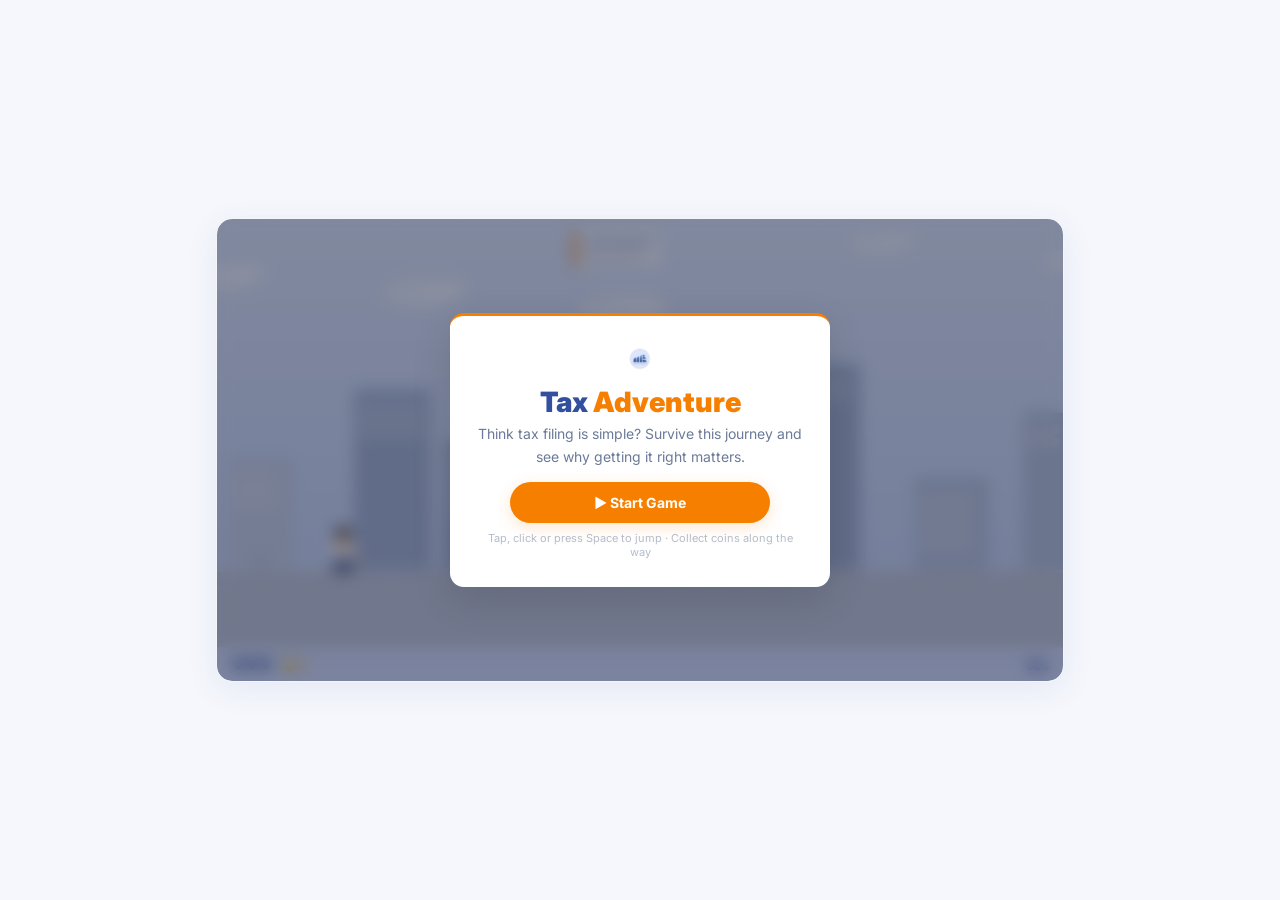
<file: guide/play/index.html>
<!DOCTYPE html>
<html lang="en">
<head>
<meta charset="UTF-8">
<meta name="viewport" content="width=device-width,initial-scale=1,user-scalable=no">
<title>Tax Adventure | MakeEazy</title>
<link rel="icon" type="image/png" href="../../favicon.png">
<link href="https://fonts.googleapis.com/css2?family=Inter:wght@400;500;600;700;800;900&display=swap" rel="stylesheet">
<style>
:root{--navy:#32509F;--orange:#F77F00;--light:#DDE6FF;--bg:#F5F7FC;--card:#fff;--text:#1a2340;--muted:#6b7a99;--radius:16px;--shadow:0 8px 32px rgba(50,80,159,.08)}
*{box-sizing:border-box;margin:0;padding:0}
html,body{height:100%;overflow:hidden}
body{background:var(--bg);display:flex;align-items:center;justify-content:center;font-family:'Inter',system-ui,sans-serif;-webkit-user-select:none;user-select:none;touch-action:manipulation;color:var(--text);min-height:100%}
#GS{width:100%;max-width:860px;padding:6px}
.gc{position:relative;background:var(--card);border-radius:var(--radius);box-shadow:var(--shadow);overflow:hidden;border:1px solid rgba(50,80,159,.06)}
canvas{display:block;width:100%;height:auto}
.hud{display:flex;align-items:center;justify-content:space-between;padding:8px 14px;background:var(--light);border-top:1px solid rgba(50,80,159,.06);font-size:13px;font-weight:700;color:var(--navy)}
.hud-l{display:flex;gap:2px;align-items:center;font-size:14px}
.hud-c{flex:1;margin:0 10px;display:flex;align-items:center;gap:6px}
.hud-c .coins{display:flex;align-items:center;gap:2px;font-size:11px;color:#e6a817}
.hud-bar{flex:1;height:5px;background:rgba(50,80,159,.08);border-radius:99px;overflow:hidden}
.hud-bar .fill{height:100%;background:linear-gradient(90deg,var(--orange),#ff9933);border-radius:99px;transition:width .3s}
.hud-r{font-variant-numeric:tabular-nums}
.hud-r.w{color:#e53e3e}
.sbar{display:none;width:100%;height:3px;background:rgba(50,80,159,.04)}
.sbar.on{display:block}
.sbar .f{height:100%;background:linear-gradient(90deg,var(--orange),#ffd700);transition:width .1s}

/* Overlays */
.ov{position:absolute;inset:0;display:flex;flex-direction:column;align-items:center;justify-content:center;z-index:10;padding:8px;transition:opacity .3s;overflow-y:auto}
.ov.off{display:none}
.ob{position:absolute;inset:0;background:rgba(26,35,64,.5);backdrop-filter:blur(8px);-webkit-backdrop-filter:blur(8px)}
.oc{position:relative;background:var(--card);border-radius:14px;padding:clamp(14px,3vw,28px);max-width:380px;width:calc(100% - 16px);box-shadow:0 12px 40px rgba(0,0,0,.12);text-align:center;max-height:calc(100% - 16px);overflow-y:auto}
/* Start */
#sO .oc{border-top:3px solid var(--orange)}
.ol{height:clamp(20px,5vw,30px);margin-bottom:8px}
.ot{font-size:clamp(18px,4.5vw,28px);font-weight:900;color:var(--navy);line-height:1.2;margin-bottom:2px}
.ot span{color:var(--orange)}
.oh{color:var(--muted);font-size:clamp(11px,2.8vw,14px);line-height:1.6;margin:4px 0 14px}
.ohw{color:var(--muted);font-size:clamp(9px,2vw,11px);opacity:.5;margin-top:8px}
/* Hit */
#hO .oc{max-width:340px;border-left:3px solid #e53e3e}
.ht{font-size:clamp(14px,3.5vw,17px);font-weight:800;color:var(--navy);margin-bottom:3px}
.hl{font-size:clamp(11px,2.5vw,13px);font-weight:600;color:#e53e3e;margin-bottom:6px}
.hi{font-size:clamp(11px,2.5vw,13px);color:var(--muted);line-height:1.6;margin-bottom:10px}
.hor{font-size:10px;color:var(--muted);opacity:.6;margin-top:6px}
/* Power */
#pO .oc{max-width:320px;border-left:3px solid var(--orange)}
.pi{font-size:clamp(24px,6vw,34px);margin-bottom:4px}
.pt{font-size:clamp(14px,3.5vw,17px);font-weight:800;color:var(--navy);margin-bottom:2px}
.ps{font-size:clamp(10px,2.5vw,12px);color:var(--orange);font-weight:600}
/* Win */
#wO .oc{border-top:3px solid var(--orange)}
.wi{font-size:clamp(28px,6vw,36px);margin-bottom:4px}
.wt2{font-size:clamp(16px,3.5vw,22px);font-weight:900;color:var(--navy);margin-bottom:4px}
.ws{font-size:clamp(11px,2.5vw,13px);color:var(--muted);line-height:1.6;margin:0 0 3px}
.wsp{font-size:clamp(10px,2.2vw,12px);color:var(--muted);line-height:1.5;margin:0 0 14px;opacity:.6}
/* Over */
#oO .oc{border-left:3px solid #e53e3e;border-top:none}
.oi{font-size:clamp(22px,5vw,28px);margin-bottom:3px}
.ot2{font-size:clamp(14px,3.5vw,20px);font-weight:800;color:var(--navy);margin-bottom:3px}
.olv{font-size:clamp(11px,2.5vw,13px);font-weight:600;color:#e53e3e;margin-bottom:6px}
.os{font-size:clamp(10px,2.2vw,12px);color:var(--muted);line-height:1.6;margin:0 0 3px}
.osp{font-size:clamp(9px,2vw,11px);color:var(--muted);line-height:1.5;margin:0 0 10px;opacity:.5}
/* Btns */
.bn{display:inline-flex;align-items:center;justify-content:center;gap:4px;padding:clamp(9px,2.2vw,12px) 20px;border-radius:100px;font-size:clamp(12px,2.8vw,14px);font-weight:700;cursor:pointer;border:none;font-family:'Inter',sans-serif;transition:transform .12s;text-decoration:none;width:100%;max-width:260px;margin:0 auto}
.bn:hover{transform:scale(1.02)}.bn:active{transform:scale(.97)}
.bp{background:var(--orange);color:#fff;box-shadow:0 4px 16px rgba(247,127,0,.2)}
.bs{background:var(--navy);color:#fff;box-shadow:0 4px 16px rgba(50,80,159,.15)}
.bg2{background:none;border:1.5px solid rgba(50,80,159,.1);color:var(--navy)}
.bw{background:#25D366;color:#fff;box-shadow:0 4px 12px rgba(37,211,102,.15)}
.bk{display:flex;flex-direction:column;gap:5px;align-items:center;width:100%}

/* ── Mobile portrait: fill viewport ── */
@media(max-width:600px){
  html,body{background:#000}
  body{align-items:flex-start;padding:0}
  #GS{padding:0;max-width:100%}
  .gc{border-radius:0;box-shadow:none;border:none}
  .hud{padding:6px 10px;font-size:10px;gap:4px}
  .hud-l{font-size:12px;gap:1px}
  .hud-c{margin:0 6px}
  .hud-c .coins{font-size:10px}
  .hud-bar{height:4px}
  .ov{padding:8px}
  .oc{padding:16px 14px;border-radius:12px;max-height:calc(100% - 16px)}
  .bk{gap:5px}
  .bn{padding:9px 16px;font-size:12px;max-width:240px}
}
@media(max-width:380px){
  .oc{padding:12px 10px}
  .bn{padding:8px 14px;font-size:11px;max-width:220px}
  .ol{height:18px;margin-bottom:4px}
}
</style>
</head>
<body>
<div id="GS">
<div class="gc">
<canvas id="cv" width="832" height="420"></canvas>
<div class="sbar" id="sB"><div class="f" id="sF"></div></div>
<div class="hud">
  <div class="hud-l" id="hL">❤️❤️❤️</div>
  <div class="hud-c"><div class="coins" id="hC">🪙 0</div><div class="hud-bar"><div class="fill" id="hB" style="width:0%"></div></div></div>
  <div class="hud-r" id="hT">60s</div>
</div>
<!-- Start -->
<div class="ov" id="sO"><div class="ob"></div><div class="oc">
  <img src="../../favicon.png" alt="MakeEazy" class="ol">
  <h2 class="ot">Tax <span>Adventure</span></h2>
  <p class="oh">Think tax filing is simple? Survive this journey and see why getting it right matters.</p>
  <button class="bn bp" id="bS">▶ Start Game</button>
  <p class="ohw">Tap, click or press Space to jump · Collect coins along the way</p>
</div></div>
<!-- Hit -->
<div class="ov off" id="hO"><div class="ob"></div><div class="oc">
  <p class="ht" id="htT">Try Again</p>
  <p class="hl" id="htL">2 lives left</p>
  <div class="bk" style="margin-bottom:12px">
    <button class="bn bp" id="bC">Continue →</button>
  </div>
  <p class="hi" id="htI">In real life, one filing mistake may not be this easy to undo.</p>
  <div class="bk">
    <a href="https://desk.makeeazy.in" target="_blank" class="bn bs">File with MakeEazy Instead</a>
    <a href="/taxhealth/" target="_blank" class="bn bg2">Check My Tax Health Score</a>
  </div>
</div></div>
<!-- Power -->
<div class="ov off" id="pO"><div class="ob"></div><div class="oc">
  <p class="pi">🛡️</p>
  <p class="pt">MakeEazy Protection Activated</p>
  <p class="ps">Expert-assisted mode ON</p>
</div></div>
<!-- Win -->
<div class="ov off" id="wO"><div class="ob"></div><div class="oc">
  <p class="wi">🏆</p>
  <h2 class="wt2">You made it!</h2>
  <p class="ws">Be smart. Choose expert-assisted filing for safe and secure tax returns — every time.</p>
  <div class="bk" style="margin-bottom:12px">
    <button class="bn bp" id="bPA">Play Again</button>
  </div>
  <p class="wsp">Expert support helps you avoid common filing mistakes before they become real problems.</p>
  <div class="bk">
    <a href="https://desk.makeeazy.in" target="_blank" class="bn bs">File with MakeEazy</a>
    <a href="/taxhealth/" target="_blank" class="bn bg2">Check My Tax Health Score</a>
  </div>
</div></div>
<!-- Over -->
<div class="ov off" id="oO"><div class="ob"></div><div class="oc">
  <p class="ht">Game Over</p>
  <p class="olv">0 lives left</p>
  <div class="bk" style="margin-bottom:12px">
    <button class="bn bp" id="bR">Try Again</button>
  </div>
  <p class="os">In the game, you can restart. In real life, tax mistakes can cost time, money and peace of mind.</p>
  <p class="osp">Wrong regime, unsupported claims and mismatches can turn a simple filing into a stressful one.</p>
  <div class="bk">
    <a href="https://desk.makeeazy.in" target="_blank" class="bn bs">File with MakeEazy</a>
    <a href="/taxhealth/" target="_blank" class="bn bg2">Check My Tax Health Score</a>
    <a href="https://api.whatsapp.com/send/?phone=919992819995&text=Hi%2C%20I%20played%20Tax%20Adventure!%20Help%20me%20file%20ITR&type=phone_number&app_absent=0" target="_blank" class="bn bw">💬 WhatsApp MakeEazy</a>
  </div>
</div></div>
</div>
</div>

<script>
(function(){
/* ═══════════════════════════════════════════
   CONFIG
   ═══════════════════════════════════════════ */
var C = {
  DUR:60, SHIELD_SEC:15, LIVES:3, SPD:2.2,
  OBS:[
    {l:'Late Fee ₹5K',        shape:'tri',  clr:'#e53e3e'},
    {l:'Notice 143(1)',       shape:'doc',  clr:'#c53030'},
    {l:'Defective Return',    shape:'stamp',clr:'#d44a00'},
    {l:'AIS Mismatch',        shape:'tri',  clr:'#e53e3e'},
    {l:'Wrong ITR Form',      shape:'doc',  clr:'#c53030'},
    {l:'TDS Mismatch',        shape:'tri',  clr:'#d44a00'},
    {l:'HRA No Proof',        shape:'stamp',clr:'#c53030'},
    {l:'CG Not Filed',        shape:'doc',  clr:'#e53e3e'},
    {l:'PAN Blocked',         shape:'tri',  clr:'#d44a00'},
    {l:'Wrong Regime',        shape:'stamp',clr:'#c53030'},
    {l:'Scrutiny Risk',       shape:'doc',  clr:'#e53e3e'},
    {l:'Fake 80C Claim',      shape:'stamp',clr:'#d44a00'},
    {l:'234A Interest',       shape:'tri',  clr:'#c53030'},
    {l:'Penalty 271F',        shape:'doc',  clr:'#e53e3e'},
  ],
  BANNERS:[
    {t1:'Fake Deductions?',t2:'200% penalty risk'},
    {t1:'AIS Mismatch',t2:'Recheck before filing'},
    {t1:'Wrong Regime?',t2:'Can cost you savings'},
    {t1:'Form 16 Alone?',t2:'Not enough for ITR'},
    {t1:'Capital Gains',t2:'Often missed in filing'},
    {t1:'Late Filing',t2:'₹5,000 penalty risk'},
    {t1:'HRA Claims',t2:'Need rent proof'},
    {t1:'Filing Errors',t2:'Can trigger notices'},
    {t1:'Old vs New',t2:'Wrong pick costs money'},
    {t1:'PAN Not Linked?',t2:'20% TDS deducted'},
  ],
  HITS:[
    {lv:'2 lives left',msg:'In real life, one filing mistake may not be this easy to undo.'},
    {lv:'1 life left', msg:'In real life, missed reporting or wrong claims can lead to notices, penalties and delays.'},
  ],
  COL:{sky1:'#e8f0fe',sky2:'#cddaf7',bld1:'#d0d8e8',bld2:'#bcc8dc',bld3:'#a8b6d0',
       gnd:'#e2e6ef',road:'#c8cdd8',skin:'#e8c8a0',hair:'#3a2a1a'}
};

/* ═══════════════════════════════════════════
   ENGINE
   ═══════════════════════════════════════════ */
var cv=document.getElementById('cv'),cx=cv.getContext('2d');

// Portrait detection: use tall canvas on narrow screens
var isPortrait=(window.innerWidth<600 && window.innerHeight>window.innerWidth);
var W=isPortrait?420:832, H=isPortrait?750:420;
cv.width=W; cv.height=H;

var logo=new Image();logo.src='../../favicon.png';var lok=false;logo.onload=function(){lok=true};
function fit(){
  var cw=cv.parentElement.getBoundingClientRect().width;
  S=cw/W;
  cv.style.height=(H*S)+'px';
}
var S=1;
fit();addEventListener('resize',fit);

var G;
function init(){
  var gy=isPortrait ? H*0.72 : H*0.82;
  G={on:false,f:0,spd:0,gy:gy,lives:C.LIVES,timer:0,paused:false,
     result:'',wt:0,score:0,
     obs:[],pts:[],pops:[],bns:[],bnCD:0,coins:[],coinCD:0,
     bldgs:[],
     // Shield
     shSpawned:false,shObj:null,star:false,stT:0,
     // Castle (win endpoint)
     castle:{x:W+800,visible:false},
     phase:1,spCD:100,dodges:0,bestStreak:0,
     coyote:0,/* frames since left ground */
     P:{x:isPortrait?60:110,y:gy-42,w:28,h:42,vy:0,gnd:true,inv:0,rf:0,hr:0}
  };
  G.P.y=gy-G.P.h;
  G.bldgs=[];var bldgCount=isPortrait?6:12;var bldgSpace=isPortrait?70:110;
  for(var i=0;i<bldgCount;i++)addBldg(i*bldgSpace+Math.random()*30);
  G.bns=[];for(var i=0;i<2;i++)addBn(350+i*500);
  updHUD();
}

var bnI=0;
function addBn(sx){
  var b=C.BANNERS[bnI%C.BANNERS.length];
  G.bns.push({x:sx||W+60+Math.random()*80,t1:b.t1,t2:b.t2});
  bnI++;
}
function addBldg(sx){G.bldgs.push({x:sx||W+30+Math.random()*70,w:45+Math.random()*35,h:75+Math.random()*130,t:Math.floor(Math.random()*3),wn:Math.floor(Math.random()*4)+2})}

var obsI=0;
function spawnObs(){
  var o=C.OBS[obsI%C.OBS.length];obsI++;
  // Phase 1: ground only, easy jumps. Phase 2+: mix ground/high
  var hi=G.phase===1?false:Math.random()>0.6;
  var oy=hi?G.gy-90-Math.random()*20:G.gy-30;
  G.obs.push({x:W+50,y:oy,w:26,h:26,l:o.l,shape:o.shape,clr:o.clr,hi:hi,t:Math.random()*6.28,gone:false});
}
function spawnCoin(){
  var y=G.gy-50-Math.random()*60;
  G.coins.push({x:W+50+Math.random()*100,y:y,got:false,t:Math.random()*6.28});
}

/* ═══════════════════════════════════════════
   DRAWING
   ═══════════════════════════════════════════ */
function drawSky(){
  var g=cx.createLinearGradient(0,0,0,H);g.addColorStop(0,C.COL.sky1);g.addColorStop(1,C.COL.sky2);
  cx.fillStyle=g;cx.fillRect(0,0,W,H);
  cx.fillStyle='rgba(255,255,255,0.65)';
  for(var i=0;i<5;i++){var x=((i*195-G.f*0.35+700)%(W+200))-50,y=25+i*16;
    cx.beginPath();cx.ellipse(x,y,28+i*4,10+i*1.5,0,0,Math.PI*2);cx.fill();
    cx.beginPath();cx.ellipse(x+22,y-4,16+i*2,7+i,0,0,Math.PI*2);cx.fill()}
}

function drawBldgs(){
  var cols=[C.COL.bld1,C.COL.bld2,C.COL.bld3];
  G.bldgs.forEach(function(b){
    b.x-=G.spd*0.35;
    if(b.x+b.w<-5){b.x=W+15+Math.random()*60;b.h=75+Math.random()*130;b.w=45+Math.random()*35;b.t=(b.t+1)%3;b.wn=Math.floor(Math.random()*4)+2}
    var bx=b.x,by=G.gy-b.h;
    cx.fillStyle=cols[b.t];cx.fillRect(bx,by,b.w,b.h);
    cx.fillStyle='rgba(50,80,159,0.06)';cx.fillRect(bx,by,b.w,3);
    cx.fillStyle='rgba(255,255,255,0.45)';
    var ww=7,wh=9,gp=4,cw=Math.floor((b.w-8)/(ww+gp));
    for(var r=0;r<b.wn;r++)for(var c=0;c<cw;c++)cx.fillRect(bx+6+c*(ww+gp),by+12+r*(wh+gp),ww,wh);
    if(b.t===0){cx.fillStyle='rgba(50,80,159,0.1)';cx.fillRect(bx+b.w/2-5,G.gy-16,10,16)}
  });
}

function drawBanners(){
  G.bns.forEach(function(b){
    b.x-=G.spd*0.25;if(b.x<-180)return;
    // Measure text to auto-size
    cx.font='700 8px Inter';
    var tw1=cx.measureText('⚠ '+b.t1).width;
    cx.font='500 8px Inter';
    var tw2=cx.measureText(b.t2).width;
    var bw=Math.max(tw1,tw2)+18;
    var bh=36,bx=b.x,by=12;
    // Subtle shadow
    cx.fillStyle='rgba(0,0,0,0.06)';cx.beginPath();cx.roundRect(bx+2,by+2,bw,bh,5);cx.fill();
    // White board
    cx.fillStyle='#fff';cx.beginPath();cx.roundRect(bx,by,bw,bh,5);cx.fill();
    // Left accent bar
    cx.fillStyle='#F77F00';cx.beginPath();cx.roundRect(bx,by,4,bh,[5,0,0,5]);cx.fill();
    // Header text
    cx.fillStyle='#32509F';cx.font='700 8px Inter';cx.textAlign='left';cx.textBaseline='middle';
    cx.fillText('⚠ '+b.t1,bx+10,by+12);
    // Body text
    cx.fillStyle='#6b7a99';cx.font='500 8px Inter';
    cx.fillText(b.t2,bx+10,by+26);
    cx.textBaseline='alphabetic';
  });
  G.bns=G.bns.filter(function(b){return b.x>-180});
  G.bnCD--;if(G.bnCD<=0){addBn();G.bnCD=Math.floor(400+Math.random()*200)}
}

function drawGround(){
  cx.fillStyle=C.COL.gnd;cx.fillRect(0,G.gy,W,H-G.gy);
  cx.fillStyle=C.COL.road;cx.fillRect(0,G.gy+2,W,H-G.gy-2);
  cx.fillStyle='rgba(50,80,159,0.05)';cx.fillRect(0,G.gy,W,2);
  cx.fillStyle='rgba(255,255,255,0.2)';
  var d=(G.f*G.spd*0.5)%40;
  for(var i=-1;i<W/40+2;i++)cx.fillRect(i*40-d,G.gy+16,18,2);
}

/* ── PLAYER ── */
function drawPlayer(){
  var p=G.P;if(G.result==='over'&&G.wt>40)return;
  if(p.inv>0&&Math.floor(p.inv/4)%2===0)return;
  p.rf+=G.spd*0.25;
  var x=p.x,y=p.y,isJ=!p.gnd;
  var shake=p.hr>0?Math.sin(p.hr*2)*2:0;if(p.hr>0)p.hr-=0.5;x+=shake;

  if(G.star){
    var a=0.12+0.06*Math.sin(G.f*0.15);
    cx.fillStyle='rgba(247,127,0,'+a+')';cx.beginPath();cx.ellipse(x+p.w/2,y+p.h/2,p.w+10,p.h+8,0,0,Math.PI*2);cx.fill();
    if(G.f%3===0)G.pts.push({x:x-3,y:y+p.h*0.3+Math.random()*p.h*0.4,vx:-1.8-Math.random(),vy:(Math.random()-0.5),life:14,ml:14,c:G.f%2?'#F77F00':'#ffd700'})}

  cx.fillStyle='rgba(0,0,0,0.06)';cx.beginPath();cx.ellipse(p.x+p.w/2,G.gy+1,14,3.5,0,0,Math.PI*2);cx.fill();
  var ls=isJ?-3:Math.sin(p.rf*1.6)*5,rs=isJ?3:-Math.sin(p.rf*1.6)*5;
  // Legs
  cx.fillStyle='#32509F';cx.fillRect(x+6,y+30,7,11+ls);cx.fillRect(x+15,y+30,7,11+rs);
  cx.fillStyle='#3a2a1a';
  cx.beginPath();cx.roundRect(x+4,y+40+ls,9,4,2);cx.fill();
  cx.beginPath();cx.roundRect(x+14,y+40+rs,9,4,2);cx.fill();
  // Body
  cx.fillStyle=G.star?'#F77F00':'#fff';cx.beginPath();cx.roundRect(x+4,y+16,20,15,3);cx.fill();
  cx.fillStyle='#F77F00';cx.fillRect(x+12,y+17,4,7);
  cx.fillStyle='#32509F';cx.fillRect(x+3,y+17,3,13);
  // Arms
  var as=isJ?4:Math.sin(p.rf*1.6)*5;
  cx.fillStyle=G.star?'#F77F00':'#fff';cx.fillRect(x+1,y+18-as,5,11);cx.fillRect(x+22,y+18+as,5,11);
  cx.fillStyle=C.COL.skin;cx.fillRect(x+1,y+28-as,5,3);cx.fillRect(x+22,y+28+as,5,3);
  cx.fillStyle='#e8c070';cx.fillRect(x+22,y+27+as,7,4);cx.fillStyle='#F77F00';cx.fillRect(x+22,y+27+as,7,1.5);
  // Head
  cx.fillStyle=C.COL.skin;cx.beginPath();cx.roundRect(x+6,y+2,16,15,7);cx.fill();
  cx.fillStyle=C.COL.hair;cx.beginPath();cx.roundRect(x+5,y+1,18,6,[5,5,0,0]);cx.fill();
  cx.fillStyle='#222';cx.fillRect(x+15,y+9,3,3);cx.fillRect(x+14,y+7,4,1);
  cx.fillStyle=G.star?'#F77F00':'#c4886a';cx.fillRect(x+15,y+14,3,1.5);
}

/* ── OBSTACLES — 3 distinct shapes ── */
function drawObs(){
  G.obs.forEach(function(o){
    if(o.gone)return;o.t+=0.05;
    var x=o.x,y=o.y+(o.hi?Math.sin(o.t)*7:0),r=o.w/2;
    cx.save();

    // Shape
    if(o.shape==='tri'){
      // Warning triangle
      cx.fillStyle=o.clr;cx.beginPath();
      cx.moveTo(x+r,y-r*0.3);cx.lineTo(x-r*0.15,y+r*1.4);cx.lineTo(x+r*2.15,y+r*1.4);cx.closePath();cx.fill();
      cx.fillStyle='rgba(255,255,255,0.9)';cx.font='bold 14px Inter';cx.textAlign='center';cx.textBaseline='middle';
      cx.fillText('!',x+r,y+r*0.7);
      // Bright highlight
      cx.fillStyle='rgba(255,255,255,0.15)';cx.beginPath();cx.moveTo(x+r,y+r*0.1);cx.lineTo(x+r*0.55,y+r*1.1);cx.lineTo(x+r*1.45,y+r*1.1);cx.closePath();cx.fill();
    } else if(o.shape==='doc'){
      // Document / notice
      cx.fillStyle='#fff';cx.beginPath();cx.roundRect(x-2,y-2,r*2+4,r*2.2+4,4);cx.fill();
      cx.fillStyle=o.clr;cx.beginPath();cx.roundRect(x,y,r*2,r*2.2,3);cx.fill();
      cx.fillStyle='rgba(255,255,255,0.85)';cx.fillRect(x+4,y+5,r*2-8,2);cx.fillRect(x+4,y+10,r*2-12,2);cx.fillRect(x+4,y+15,r*2-10,2);
      // Seal
      cx.fillStyle='rgba(255,255,255,0.3)';cx.beginPath();cx.arc(x+r,y+r*1.6,6,0,Math.PI*2);cx.fill();
      cx.fillStyle='#fff';cx.font='bold 7px Inter';cx.textAlign='center';cx.fillText('IT',x+r,y+r*1.6+2.5);
    } else {
      // Red rubber stamp
      cx.fillStyle=o.clr;cx.beginPath();cx.roundRect(x-4,y,r*2+8,r*2,6);cx.fill();
      cx.strokeStyle='rgba(255,255,255,0.4)';cx.lineWidth=2;cx.beginPath();cx.roundRect(x-2,y+2,r*2+4,r*2-4,4);cx.stroke();
      cx.fillStyle='#fff';cx.font='bold 9px Inter';cx.textAlign='center';cx.textBaseline='middle';
      cx.fillText('⚠',x+r,y+r);
    }
    cx.restore();

    // Particle trail
    if(G.f%5===0)G.pts.push({x:x+r+(Math.random()-0.5)*r,y:y+r+(Math.random()-0.5)*r,vx:(Math.random()-0.5),vy:-0.6-Math.random()*0.3,life:10,ml:10,c:o.clr});

    // Label pill — auto-sized to text
    cx.font='600 10px Inter';cx.textAlign='center';cx.textBaseline='middle';
    var tw=cx.measureText(o.l).width,pw=tw+14,ph=18;
    var lx=x+r,ly=y-12;
    cx.fillStyle='rgba(26,35,64,0.9)';cx.beginPath();cx.roundRect(lx-pw/2,ly-ph/2,pw,ph,9);cx.fill();
    cx.fillStyle='#fff';cx.fillText(o.l,lx,ly);
    cx.textBaseline='alphabetic';
  });
}

/* ── COINS ── */
function drawCoins(){
  G.coins.forEach(function(c){
    if(c.got)return;c.t+=0.06;
    var x=c.x,y=c.y+Math.sin(c.t)*3,sc=Math.abs(Math.cos(c.t*0.8));
    // Glow
    cx.fillStyle='rgba(230,168,23,0.08)';cx.beginPath();cx.arc(x,y,12,0,Math.PI*2);cx.fill();
    // Coin body
    cx.fillStyle='#ffd700';cx.beginPath();cx.ellipse(x,y,7*sc,7,0,0,Math.PI*2);cx.fill();
    cx.fillStyle='#e6a817';cx.beginPath();cx.ellipse(x,y,5*sc,5,0,0,Math.PI*2);cx.fill();
    if(sc>0.3){cx.fillStyle='#fff';cx.font='bold 7px Inter';cx.textAlign='center';cx.textBaseline='middle';cx.fillText('₹',x,y+0.5)}
  });
}

/* ── SHIELD ── */
function drawShield(){
  if(!G.shObj||G.shObj.got)return;
  var L=G.shObj;L.t+=0.04;L.fi=Math.min(L.fi+0.03,1);
  var sz=42,x=L.x,y=L.y+Math.sin(L.t)*6;
  cx.globalAlpha=L.fi;
  for(var i=3;i>=1;i--){cx.globalAlpha=L.fi*0.06*i;cx.fillStyle='#F77F00';cx.beginPath();cx.arc(x,y,sz/2+8*i,0,Math.PI*2);cx.fill()}
  cx.globalAlpha=L.fi;
  // Shield circle bg
  cx.fillStyle='#fff';cx.beginPath();cx.arc(x,y,sz/2+3,0,Math.PI*2);cx.fill();
  cx.strokeStyle='#F77F00';cx.lineWidth=2.5;cx.beginPath();cx.arc(x,y,sz/2+1,0,Math.PI*2);cx.stroke();
  // Inner
  cx.fillStyle='rgba(247,127,0,0.06)';cx.beginPath();cx.arc(x,y,sz/2-2,0,Math.PI*2);cx.fill();
  if(lok)cx.drawImage(logo,x-sz/2+5,y-sz/2+5,sz-10,sz-10);
  if(G.f%4===0)G.pts.push({x:x+(Math.random()-0.5)*sz,y:y+(Math.random()-0.5)*sz,vx:(Math.random()-0.5),vy:-0.5-Math.random()*0.4,life:16,ml:16,c:G.f%2?'#ffd700':'#F77F00'});
  cx.globalAlpha=1;
}

/* ── CASTLE (win endpoint) ── */
function drawCastle(){
  if(!G.castle.visible)return;
  var x=G.castle.x,by=G.gy;
  // Building
  cx.fillStyle='#32509F';cx.fillRect(x,by-120,100,120);
  cx.fillStyle='#2a4590';cx.fillRect(x+10,by-140,80,30);
  // Windows
  cx.fillStyle='rgba(255,255,255,0.5)';
  for(var r=0;r<3;r++)for(var c=0;c<3;c++)cx.fillRect(x+12+c*28,by-108+r*32,18,22);
  // Door
  cx.fillStyle='#F77F00';cx.beginPath();cx.roundRect(x+35,by-40,30,40,[8,8,0,0]);cx.fill();
  // Logo
  if(lok)cx.drawImage(logo,x+38,by-36,24,24);
  // Flag
  cx.fillStyle='#F77F00';cx.fillRect(x+48,by-180,2,45);
  var fw=Math.sin(G.f*0.08)*3;
  cx.fillStyle='#F77F00';cx.beginPath();cx.moveTo(x+50,by-178);cx.lineTo(x+80+fw,by-168);cx.lineTo(x+50,by-158);cx.fill();
  // Banner text
  cx.fillStyle='#fff';cx.font='bold 7px Inter';cx.textAlign='center';cx.fillText('MakeEazy',x+66+fw/2,by-166);
  // Bottom banner
  cx.fillStyle='rgba(50,80,159,0.9)';cx.beginPath();cx.roundRect(x-10,by-155,120,22,6);cx.fill();
  cx.fillStyle='#fff';cx.font='700 8px Inter';cx.textAlign='center';
  cx.fillText('Be Smart. Choose Expert Filing.',x+50,by-141);
}

/* ── FX ── */
function drawFx(){
  G.pts.forEach(function(p){p.x+=p.vx;p.y+=p.vy;p.life--;cx.globalAlpha=p.life/p.ml;cx.fillStyle=p.c;cx.beginPath();cx.arc(p.x,p.y,2*(p.life/p.ml),0,Math.PI*2);cx.fill()});
  cx.globalAlpha=1;G.pts=G.pts.filter(function(p){return p.life>0});
  G.pops.forEach(function(f){f.y-=0.6;f.life--;cx.globalAlpha=Math.min(f.life/f.ml,1);cx.font=f.fn||'700 11px Inter';var tw=cx.measureText(f.tx).width;
    cx.fillStyle='rgba(26,35,64,0.85)';cx.beginPath();cx.roundRect(f.x-tw/2-7,f.y-9,tw+14,20,8);cx.fill();
    cx.fillStyle=f.c;cx.textAlign='center';cx.fillText(f.tx,f.x,f.y+4)});
  cx.globalAlpha=1;G.pops=G.pops.filter(function(f){return f.life>0});
}

/* ═══════════════════════════════════════════
   HUD
   ═══════════════════════════════════════════ */
function updHUD(){
  var h='';for(var i=0;i<C.LIVES;i++)h+=(i<G.lives?'❤️':'🤍');
  document.getElementById('hL').innerHTML=h;
  document.getElementById('hC').textContent='🪙 '+G.score;
  document.getElementById('hB').style.width=Math.min(100,(G.timer/C.DUR)*100)+'%';
  var tl=Math.max(0,Math.ceil(C.DUR-G.timer));
  var $t=document.getElementById('hT');$t.textContent=tl+'s';$t.className='hud-r'+(tl<=10?' w':'');
  if(G.star){document.getElementById('sB').className='sbar on';document.getElementById('sF').style.width=(G.stT/300*100)+'%'}
  else document.getElementById('sB').className='sbar';
}

/* ═══════════════════════════════════════════
   UPDATE
   ═══════════════════════════════════════════ */
function update(){
  // Win run → castle
  if(G.result==='win'){
    G.wt++;G.P.x+=4;
    G.castle.visible=true;G.castle.x-=3;
    // Obstacles shatter
    G.obs.forEach(function(o){if(!o.gone&&o.x<G.P.x+G.P.w+30){o.gone=true;
      for(var i=0;i<5;i++)G.pts.push({x:o.x+o.w/2,y:o.y+o.w/2,vx:(Math.random()-0.5)*4,vy:-1-Math.random()*2,life:14,ml:14,c:'#ffd700'})}});
    if(G.P.x>=G.castle.x+35){G.on=false;show(document.getElementById('wO'))}
    return;
  }
  if(G.result||G.paused)return;

  G.f++;G.timer+=1/60;
  if(G.timer<10)G.phase=1;else if(G.timer<C.SHIELD_SEC)G.phase=2;else G.phase=3;
  G.spd=G.phase===1?C.SPD:C.SPD+0.4+G.timer*0.02;
  if(G.star)G.spd=C.SPD+1;

  var p=G.P;
  p.vy+=0.42;if(p.vy>10)p.vy=10;p.y+=p.vy;
  if(p.y+p.h>=G.gy){
    if(!p.gnd){/* Landing dust */for(var i=0;i<4;i++)G.pts.push({x:p.x+p.w/2+(Math.random()-0.5)*16,y:G.gy-1,vx:(Math.random()-0.5)*2,vy:-0.5-Math.random()*0.5,life:10,ml:10,c:'#c8cdd8'})}
    p.y=G.gy-p.h;p.vy=0;p.gnd=true;G.coyote=0
  }else{p.gnd=false;G.coyote++}
  if(p.inv>0)p.inv--;

  // Coins
  G.coinCD--;
  if(G.coinCD<=0){spawnCoin();G.coinCD=Math.floor(50+Math.random()*40)}
  G.coins.forEach(function(c){if(!c.got)c.x-=G.spd*1.3});
  G.coins=G.coins.filter(function(c){return c.x>-20||c.got});
  // Coin collect
  G.coins.forEach(function(c){if(c.got)return;
    var dx=p.x+p.w/2-c.x,dy=p.y+p.h/2-c.y;
    if(Math.sqrt(dx*dx+dy*dy)<20){c.got=true;G.score++;
      G.pops.push({x:c.x,y:c.y-8,tx:'+1',c:'#e6a817',life:18,ml:18,fn:'700 12px Inter'});
      for(var i=0;i<4;i++)G.pts.push({x:c.x,y:c.y,vx:(Math.random()-0.5)*2,vy:-1-Math.random(),life:10,ml:10,c:'#ffd700'})}});

  // Shield — appears at top, player must jump to collect
  if(!G.star&&!G.shSpawned&&G.timer>=C.SHIELD_SEC){
    G.shSpawned=true;
    G.shObj={x:W+60,y:G.gy-110,t:0,got:false,fi:0}; // HIGH — must jump
  }
  if(G.shObj&&!G.shObj.got){
    G.shObj.x-=G.spd*0.85;
    // Collision — player must reach it (jump!)
    var sx=G.shObj.x,sy=G.shObj.y+Math.sin(G.shObj.t)*6,sr=21;
    if(p.x+p.w>sx-sr&&p.x<sx+sr&&p.y<sy+sr&&p.y+p.h>sy-sr){
      G.shObj.got=true;G.star=true;G.stT=300;
      G.paused=true;show(document.getElementById('pO'));
      for(var i=0;i<25;i++)G.pts.push({x:sx,y:sy,vx:(Math.random()-0.5)*5,vy:-1.5-Math.random()*3,life:30,ml:30,c:['#ffd700','#F77F00','#fff'][i%3]});
      setTimeout(function(){hide(document.getElementById('pO'));G.paused=false;G.result='win';G.wt=0;G.castle.x=W+300},1600);
    }
    // Missed
    if(G.shObj.x<-40){G.shObj=null;G.shSpawned=false; /* will re-appear next check */
      G.pops.push({x:W/2,y:H*0.28,tx:'Something special just passed...',c:'#F77F00',life:60,ml:60,fn:'600 11px Inter'})}
  }

  if(G.star)G.stT--;

  // Obstacles
  G.spCD--;
  if(G.spCD<=0&&!G.star){spawnObs();
    G.spCD=G.phase===1?110+Math.random()*40:45+Math.random()*20}
  G.obs.forEach(function(o){if(!o.gone)o.x-=G.spd*(G.phase===1?1.2:1.6)});
  // Near-miss dodge detection
  G.obs.forEach(function(o){if(o.gone||o.dodged)return;
    if(o.x+o.w<p.x){o.dodged=true;G.dodges++;
      if(G.dodges>G.bestStreak)G.bestStreak=G.dodges;
      if(G.dodges>=3&&G.dodges%3===0)G.pops.push({x:p.x+p.w/2,y:p.y-14,tx:G.dodges+'x Dodge!',c:'#32509F',life:24,ml:24,fn:'800 11px Inter'});
      // Near-miss popup (obstacle passed within 18px of player)
      var oy=o.y+(o.hi?Math.sin(o.t)*7:0);
      var nearX=Math.abs((p.x+p.w/2)-(o.x+o.w/2))<40,nearY=Math.abs((p.y+p.h/2)-(oy+o.h/2))<35;
      if(nearX&&nearY)G.pops.push({x:o.x+o.w,y:oy-8,tx:'Close!',c:'#e53e3e',life:16,ml:16,fn:'800 10px Inter'})}});
  G.obs=G.obs.filter(function(o){return o.x>-60});

  // Collision — tight hitbox with 6px padding
  if(p.inv<=0&&!G.star){
    G.obs.forEach(function(o){if(o.gone)return;
      var oy=o.y+(o.hi?Math.sin(o.t)*7:0);
      var pad=6;
      if(p.x+p.w-pad>o.x+pad&&p.x+pad<o.x+o.w-pad&&p.y+p.h-pad>oy+pad&&p.y+pad<oy+o.h-pad){
        o.gone=true;G.lives--;p.inv=80;p.vy=-5;p.hr=8;G.dodges=0;/* reset streak */
        for(var i=0;i<8;i++)G.pts.push({x:o.x+o.w,y:oy+o.w,vx:(Math.random()-0.5)*3,vy:-1-Math.random(),life:14,ml:14,c:o.clr});
        updHUD();
        if(G.lives<=0){G.result='over';G.wt=0;setTimeout(function(){G.on=false;show(document.getElementById('oO'))},700)}
        else{G.paused=true;
          var m=C.HITS[C.LIVES-G.lives-1]||C.HITS[C.HITS.length-1];
          document.getElementById('htT').textContent='Try Again';
          document.getElementById('htL').textContent=m.lv;
          document.getElementById('htI').textContent=m.msg;
          show(document.getElementById('hO'))}
      }})
  }
  // Star mode neutralize
  if(G.star){G.obs.forEach(function(o){if(!o.gone&&o.x<p.x+p.w+35){o.gone=true;
    for(var i=0;i<5;i++)G.pts.push({x:o.x+o.w,y:o.y+o.w,vx:(Math.random()-0.5)*3,vy:-1-Math.random(),life:12,ml:12,c:'#ffd700'})}})}

  if(G.timer>=C.DUR&&!G.result){G.result='over';G.wt=0;setTimeout(function(){G.on=false;show(document.getElementById('oO'))},500)}
  updHUD();
}

function jump(){if(G.P&&(G.P.gnd||G.coyote<5)&&!G.result&&!G.paused){G.P.vy=-8.5;G.P.gnd=false;G.coyote=99}}

function drawAll(){drawSky();drawBldgs();drawBanners();drawGround();drawCoins();drawObs();drawCastle();drawShield();drawPlayer();drawFx()}
function loop(){if(!G.on)return;update();drawAll();requestAnimationFrame(loop)}

function startG(){hide(document.getElementById('sO'));hide(document.getElementById('oO'));hide(document.getElementById('wO'));hide(document.getElementById('hO'));hide(document.getElementById('pO'));init();G.on=true;bnI=0;obsI=0;loop()}
function resume(){hide(document.getElementById('hO'));G.paused=false}
function show(el){el.classList.remove('off')}function hide(el){el.classList.add('off')}

addEventListener('keydown',function(e){if(e.code==='Space'||e.code==='ArrowUp'){e.preventDefault();jump()}});
/* Mobile: listen on entire body, not just canvas — easier tapping */
document.body.addEventListener('touchstart',function(e){
  var t=e.target;if(t.tagName==='BUTTON'||t.tagName==='A'||t.closest('.oc'))return;
  e.preventDefault();jump();
},{passive:false});
cv.addEventListener('mousedown',function(){jump()});
document.getElementById('bS').addEventListener('click',startG);
document.getElementById('bR').addEventListener('click',startG);
document.getElementById('bPA').addEventListener('click',startG);
document.getElementById('bC').addEventListener('click',resume);
init();drawAll();
})();
</script>
</body>
</html>
</file>
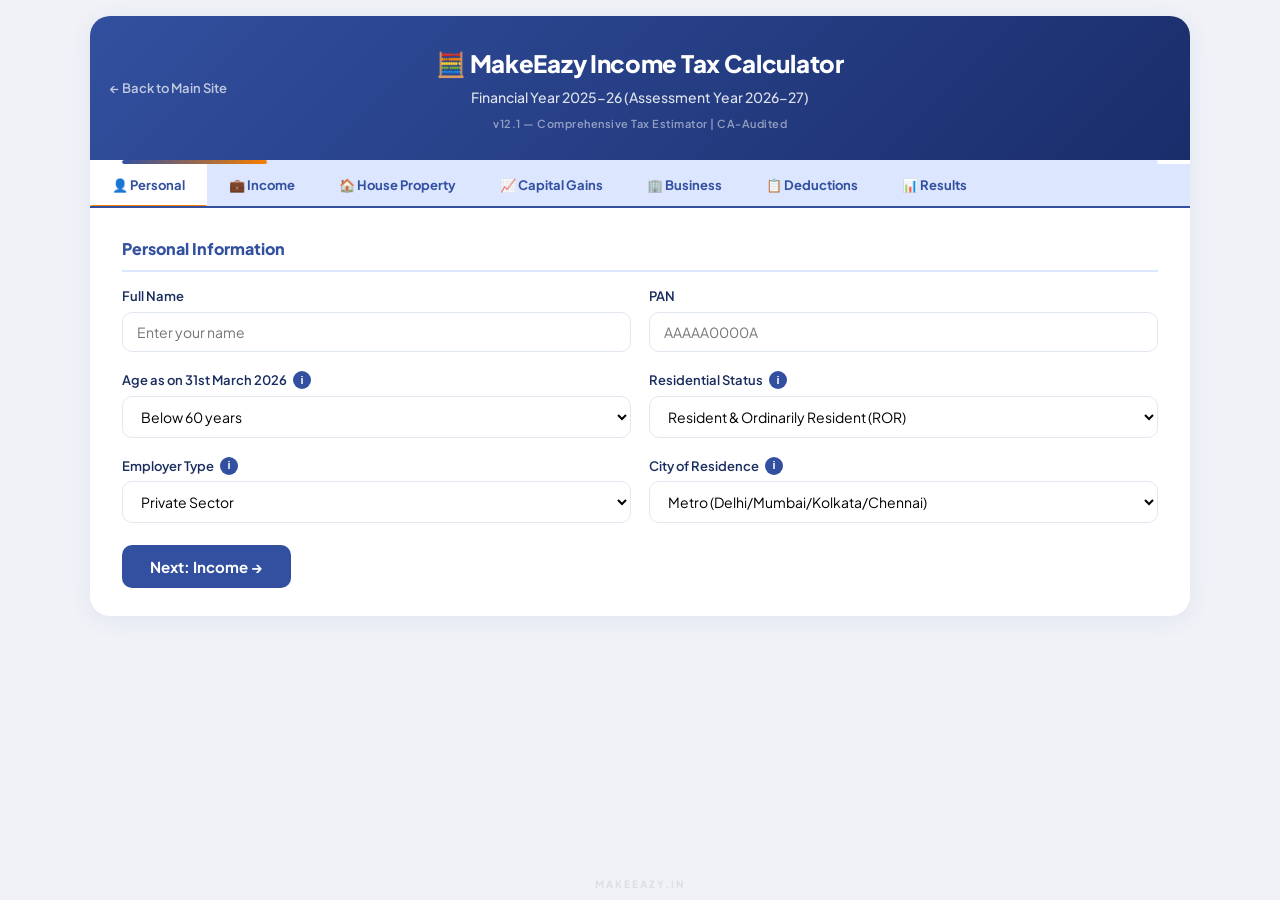
<file: calculator.html>
<!DOCTYPE html>
<html lang="en">
<head>
<meta charset="UTF-8">
<meta name="viewport" content="width=device-width, initial-scale=1.0">
<meta name="description" content="Free Income Tax Calculator for FY 2025-26 (AY 2026-27). Compare Old vs New Tax Regime instantly. Accurate, CA-audited computations by MakeEazy.">
<title>Income Tax Calculator FY 2025-26 | MakeEazy</title>
<link rel="icon" type="image/svg+xml" href="data:image/svg+xml,%3Csvg xmlns='http://www.w3.org/2000/svg' viewBox='0 0 32 32'%3E%3Crect x='2' y='4' width='10' height='24' rx='2' fill='%2332509F'/%3E%3Crect x='14' y='8' width='10' height='20' rx='2' fill='%234A6BC5'/%3E%3Crect x='20' y='4' width='10' height='24' rx='2' fill='%2332509F'/%3E%3C/svg%3E">
<style>
@import url('https://fonts.googleapis.com/css2?family=Inter:wght@400;500;600;700;800;900&family=Plus+Jakarta+Sans:wght@400;500;600;700;800&display=swap');
*{margin:0;padding:0;box-sizing:border-box}
:root{--navy:#32509F;--navy-dark:#1a2d6b;--tint:#DDE6FF;--tint-light:#EEF2FF;--orange:#F77F00;--orange-hover:#d96c00;--bg:#f0f2f7;--card:#fff;--text:#1a2d5e;--muted:#64748B;--green:#16a34a;--red:#dc2626;--border:#e2e8f0;--radius:12px;--shadow:0 4px 24px rgba(50,80,159,.08)}
body{font-family:'Plus Jakarta Sans','Inter',system-ui,sans-serif;background:var(--bg);color:var(--text);line-height:1.6;padding:16px}
.container{max-width:1100px;margin:0 auto;background:var(--card);border-radius:20px;box-shadow:var(--shadow);overflow:hidden}
/* Header */
.header{background:linear-gradient(135deg,var(--navy),var(--navy-dark));color:#fff;padding:28px 32px;text-align:center;position:relative}
.header h1{font-size:24px;font-weight:800;margin-bottom:4px;letter-spacing:-0.3px}
.header .sub{font-size:14px;opacity:.85;font-weight:500}
.header .ver{font-size:11px;opacity:.5;margin-top:6px;font-weight:600;letter-spacing:0.5px}
.header .back-link{position:absolute;left:20px;top:50%;transform:translateY(-50%);color:rgba(255,255,255,.7);text-decoration:none;font-size:13px;font-weight:600;transition:.2s}
.header .back-link:hover{color:#fff}
/* Progress bar */
.progress-wrap{padding:0 32px;background:#fff}
.progress-bar{height:4px;background:var(--tint);border-radius:4px;overflow:hidden;margin:0}
.progress-fill{height:100%;background:linear-gradient(90deg,var(--navy),var(--orange));border-radius:4px;transition:width .5s cubic-bezier(.4,0,.2,1)}
/* Tabs */
.tabs{display:flex;background:var(--tint);overflow-x:auto;border-bottom:2px solid var(--navy);-ms-overflow-style:none;scrollbar-width:none}
.tabs::-webkit-scrollbar{display:none}
.tab{padding:13px 22px;cursor:pointer;border:none;background:0 0;color:var(--navy);font-size:13px;font-weight:700;white-space:nowrap;transition:all .25s ease;position:relative;font-family:inherit}
.tab.active{background:#fff;color:var(--navy)}
.tab.active::after{content:'';position:absolute;bottom:-2px;left:0;right:0;height:3px;background:var(--orange);border-radius:2px 2px 0 0}
.tab:hover{background:rgba(255,255,255,.5)}
.tab .tab-check{display:none;color:var(--green);font-size:11px;margin-left:4px}
.tab.visited .tab-check{display:inline}
/* Panels */
.panel{display:none;padding:28px 32px;animation:fadeSlideIn .35s ease}
@keyframes fadeSlideIn{from{opacity:0;transform:translateY(8px)}to{opacity:1;transform:translateY(0)}}
.panel.active{display:block}
/* Form */
.form-grid{display:grid;grid-template-columns:1fr 1fr;gap:18px}
@media(max-width:700px){.form-grid{grid-template-columns:1fr}}
.form-group{margin-bottom:0}
.form-group label{display:flex;align-items:center;gap:6px;font-size:13px;font-weight:600;color:var(--text);margin-bottom:5px}
.form-group input,.form-group select{width:100%;padding:10px 14px;border:1.5px solid var(--border);border-radius:10px;font-size:14px;transition:all .25s ease;font-family:inherit;background:var(--card)}
.form-group input:focus,.form-group select:focus{outline:none;border-color:var(--navy);box-shadow:0 0 0 3px rgba(50,80,159,.12);transform:scale(1.01)}
.form-group input:hover,.form-group select:hover{border-color:#94a3b8}
.form-group input.has-value{border-color:var(--green);background:#f9fef9}
.section-title{font-size:16px;font-weight:800;color:var(--navy);margin:22px 0 14px;padding-bottom:8px;border-bottom:2px solid var(--tint);display:flex;align-items:center;gap:8px}
.section-title:first-child{margin-top:0}
/* Info button */
.info-btn{display:inline-flex;align-items:center;justify-content:center;width:18px;height:18px;border-radius:50%;background:var(--navy);color:#fff;font-size:11px;font-weight:700;border:none;cursor:pointer;flex-shrink:0;line-height:1}
.tooltip-wrap{position:relative;display:inline-flex}
.tooltip-text{display:none;position:absolute;bottom:calc(100% + 8px);left:50%;transform:translateX(-50%);background:var(--navy-dark);color:#fff;padding:12px 16px;border-radius:10px;font-size:12px;font-weight:400;width:300px;z-index:100;line-height:1.6;box-shadow:0 8px 24px rgba(0,0,0,.2)}
.tooltip-text::after{content:'';position:absolute;top:100%;left:50%;transform:translateX(-50%);border:6px solid transparent;border-top-color:var(--navy-dark)}
.tooltip-wrap:hover .tooltip-text,.tooltip-wrap:focus-within .tooltip-text{display:block}
/* Checkbox & radio */
.check-group{display:flex;align-items:center;gap:8px;padding:8px 0}
.check-group input[type=checkbox],.check-group input[type=radio]{width:16px;height:16px;accent-color:var(--navy)}
.check-group label{font-size:13px;font-weight:500;cursor:pointer}
/* Info box */
.info-box{background:var(--tint-light);border-left:3px solid var(--navy);padding:12px 16px;border-radius:0 10px 10px 0;font-size:12px;color:#333;margin:10px 0;line-height:1.7}
.info-box.warn{background:#fff7ed;border-left-color:var(--orange);color:#92400e}
.info-box.success{background:#f0fdf4;border-left-color:var(--green);color:#166534}
/* Results */
.result-grid{display:grid;grid-template-columns:1fr 1fr;gap:24px}
@media(max-width:800px){.result-grid{grid-template-columns:1fr}}
.regime-card{border:2px solid var(--border);border-radius:var(--radius);overflow:hidden;transition:all .35s ease}
.regime-card:hover{transform:translateY(-2px);box-shadow:0 8px 24px rgba(0,0,0,.08)}
.regime-card.recommended{border-color:var(--green);box-shadow:0 0 0 3px rgba(22,163,74,.1)}
.regime-card.recommended:hover{box-shadow:0 8px 24px rgba(22,163,74,.15)}
.regime-header{padding:16px 20px;font-size:15px;font-weight:800;color:#fff;letter-spacing:-0.2px}
.regime-header.old{background:linear-gradient(135deg,var(--navy),var(--navy-dark))}
.regime-header.new{background:linear-gradient(135deg,var(--orange),var(--orange-hover))}
.regime-body{padding:18px 20px}
.regime-row{display:flex;justify-content:space-between;padding:7px 0;font-size:13px;border-bottom:1px solid #f3f4f6}
.regime-row:last-child{border:none}
.regime-row .lbl{color:var(--muted);font-weight:500}
.regime-row .val{font-weight:700;text-align:right;font-family:'Inter',monospace}
.regime-row.total{font-size:15px;color:var(--navy);border-top:2px solid var(--navy);margin-top:6px;padding-top:12px}
.regime-row.total .val{color:var(--navy)}
.regime-row.indent{padding-left:18px;font-size:12px}
.badge{display:inline-block;padding:4px 12px;border-radius:20px;font-size:11px;font-weight:800;color:#fff;letter-spacing:0.3px}
.badge.green{background:var(--green)}
.badge.blue{background:var(--navy)}
.recommend-box{margin-top:20px;padding:20px 24px;border-radius:var(--radius);text-align:center;font-size:15px;font-weight:700}
.recommend-box.new-better{background:#f0fdf4;color:var(--green);border:2px solid var(--green)}
.recommend-box.old-better{background:var(--tint-light);color:var(--navy);border:2px solid var(--navy)}
.recommend-box.same{background:#f9fafb;color:var(--muted);border:2px solid var(--border)}
.recommend-box .save{font-size:24px;display:block;margin-top:4px;font-family:'Inter',sans-serif;font-weight:900}
/* Buttons */
.btn{padding:12px 28px;border:none;border-radius:10px;font-size:15px;font-weight:700;cursor:pointer;transition:all .25s ease;font-family:inherit;position:relative;overflow:hidden}
.btn::after{content:'';position:absolute;top:50%;left:50%;width:0;height:0;background:rgba(255,255,255,.15);border-radius:50%;transition:width .4s,height .4s,top .4s,left .4s;transform:translate(-50%,-50%)}
.btn:active::after{width:300px;height:300px}
.btn-primary{background:var(--navy);color:#fff}
.btn-primary:hover{background:var(--navy-dark);transform:translateY(-2px);box-shadow:0 4px 16px rgba(50,80,159,.25)}
.btn-orange{background:var(--orange);color:#fff;animation:pulseOrange 2s infinite}
.btn-orange:hover{background:var(--orange-hover);transform:translateY(-2px);box-shadow:0 4px 16px rgba(247,127,0,.3);animation:none}
@keyframes pulseOrange{0%,100%{box-shadow:0 0 0 0 rgba(247,127,0,.3)}50%{box-shadow:0 0 0 8px rgba(247,127,0,0)}}
.btn-outline{background:#fff;color:var(--navy);border:2px solid var(--navy)}
.btn-outline:hover{background:var(--tint-light);transform:translateY(-1px)}
.btn-row{display:flex;gap:12px;margin-top:22px;flex-wrap:wrap}
/* Disclaimer */
.disclaimer{background:var(--tint-light);padding:18px 22px;margin:20px 0 0;border-radius:var(--radius);font-size:11px;color:var(--muted);line-height:1.7;border:1px solid var(--tint)}
.disclaimer strong{color:var(--text)}
/* Print */
@media print{
body{padding:0;background:#fff}
.container{box-shadow:none}
.tabs,.btn-row,.no-print,.header .back-link{display:none!important}
.panel{display:block!important;page-break-inside:avoid}
.result-grid{grid-template-columns:1fr 1fr}
}
/* Old regime only marker */
.old-only{font-size:10px;background:var(--tint);color:var(--navy);padding:2px 8px;border-radius:6px;font-weight:700;margin-left:4px}
.new-only{font-size:10px;background:#fff7ed;color:var(--orange);padding:2px 8px;border-radius:6px;font-weight:700;margin-left:4px}
.hidden{display:none}
/* Recommend animation */
.recommend-box{animation:scaleIn .4s ease}
@keyframes scaleIn{from{opacity:0;transform:scale(.95)}to{opacity:1;transform:scale(1)}}
.regime-card{animation:slideUp .5s ease both}
.regime-card:nth-child(2){animation-delay:.1s}
@keyframes slideUp{from{opacity:0;transform:translateY(20px)}to{opacity:1;transform:translateY(0)}}
/* Toast notification */
.toast{position:fixed;bottom:24px;right:24px;background:var(--navy-dark);color:#fff;padding:14px 24px;border-radius:12px;font-size:13px;font-weight:600;box-shadow:0 8px 32px rgba(0,0,0,.2);z-index:999;animation:toastIn .4s ease;display:flex;align-items:center;gap:8px}
.toast.success{background:var(--green)}
.toast.warn{background:var(--orange)}
@keyframes toastIn{from{opacity:0;transform:translateY(20px) scale(.9)}to{opacity:1;transform:translateY(0) scale(1)}}
/* Watermark */
.watermark{position:fixed;bottom:8px;left:50%;transform:translateX(-50%);font-size:10px;color:rgba(0,0,0,.08);font-weight:800;letter-spacing:2px;pointer-events:none;user-select:none;z-index:0}
/* Mobile tweaks */
@media(max-width:600px){
.header h1{font-size:18px}
.header .sub{font-size:12px}
.header .back-link{position:static;display:block;margin-bottom:8px;text-align:left}
.tab{padding:10px 14px;font-size:11px}
.panel{padding:18px 16px}
.regime-header{font-size:13px;padding:12px 14px}
.regime-row{font-size:12px}
.btn{padding:10px 20px;font-size:13px}
}
</style>
</head>
<body>
<div class="container">
<div class="header">
<a href="index.html" class="back-link">← Back to Main Site</a>
<h1>🧮 MakeEazy Income Tax Calculator</h1>
<div class="sub">Financial Year 2025-26 (Assessment Year 2026-27)</div>
<div class="ver">v12.1 — Comprehensive Tax Estimator | CA-Audited</div>
</div>

<div class="progress-wrap no-print"><div class="progress-bar"><div class="progress-fill" id="progressFill" style="width:14%"></div></div></div>

<div class="tabs">
<button class="tab active" onclick="showTab(0)">👤 Personal<span class="tab-check">✓</span></button>
<button class="tab" onclick="showTab(1)">💼 Income<span class="tab-check">✓</span></button>
<button class="tab" onclick="showTab(2)">🏠 House Property<span class="tab-check">✓</span></button>
<button class="tab" onclick="showTab(3)">📈 Capital Gains<span class="tab-check">✓</span></button>
<button class="tab" onclick="showTab(4)">🏢 Business<span class="tab-check">✓</span></button>
<button class="tab" onclick="showTab(5)">📋 Deductions<span class="tab-check">✓</span></button>
<button class="tab" onclick="showTab(6)">📊 Results</button>
</div>

<!-- TAB 0: Personal -->
<div class="panel active" id="tab0">
<div class="section-title">Personal Information</div>
<div class="form-grid">
<div class="form-group">
<label>Full Name</label>
<input type="text" id="fullName" placeholder="Enter your name">
</div>
<div class="form-group">
<label>PAN</label>
<input type="text" id="pan" placeholder="AAAAA0000A" maxlength="10" style="text-transform:uppercase">
</div>
<div class="form-group">
<label>Age as on 31st March 2026
<span class="tooltip-wrap"><button class="info-btn">i</button>
<span class="tooltip-text">Age determines basic exemption limit under old regime:<br>• Below 60: ₹2,50,000<br>• 60-79 (Senior): ₹3,00,000<br>• 80+ (Super Senior): ₹5,00,000<br><br>New regime has uniform ₹4,00,000 basic exemption for all ages.</span>
</span></label>
<select id="ageCategory">
<option value="regular">Below 60 years</option>
<option value="senior">60 to 79 years (Senior Citizen)</option>
<option value="superSenior">80 years and above (Super Senior)</option>
</select>
</div>
<div class="form-group">
<label>Residential Status
<span class="tooltip-wrap"><button class="info-btn">i</button>
<span class="tooltip-text"><strong>Resident (ROR):</strong> Present in India ≥182 days in FY, or ≥60 days in FY + ≥365 days in preceding 4 FYs. Taxed on global income.<br><br><strong>Resident but Not Ordinarily Resident (RNOR):</strong> Has been NR in 9 out of 10 preceding FYs, or present in India ≤729 days in 7 preceding FYs. Taxed on India-sourced + received income only.<br><br><strong>Non-Resident (NR):</strong> Does not satisfy resident conditions. Taxed only on India-sourced income.<br><br><strong>Regime choice:</strong> New regime (115BAC) is default for all. Opting out to old regime is available, but for taxpayers with business/professional income, the opt-out is limited to once and cannot be switched back. This restriction is based on business income, not residential status.</span>
</span></label>
<select id="residentialStatus">
<option value="ROR">Resident & Ordinarily Resident (ROR)</option>
<option value="RNOR">Resident but Not Ordinarily Resident (RNOR)</option>
<option value="NR">Non-Resident (NR)</option>
</select>
</div>
<div class="form-group">
<label>Employer Type
<span class="tooltip-wrap"><button class="info-btn">i</button>
<span class="tooltip-text">Affects employer NPS contribution limit under Sec 80CCD(2):<br>• Government: 14% of salary (Basic + DA)<br>• Private: 14% of salary (Basic + DA) — increased from 10% to 14% from FY 2025-26 per Budget 2025<br><br>This is available in BOTH old and new regimes, over and above ₹1.5L of 80C.</span>
</span></label>
<select id="employerType">
<option value="private">Private Sector</option>
<option value="government">Government</option>
</select>
</div>
<div class="form-group">
<label>City of Residence
<span class="tooltip-wrap"><button class="info-btn">i</button>
<span class="tooltip-text">Metro cities (Delhi, Mumbai, Kolkata, Chennai) get 50% of salary for HRA exemption. Non-metro get 40%.</span>
</span></label>
<select id="cityType">
<option value="metro">Metro (Delhi/Mumbai/Kolkata/Chennai)</option>
<option value="nonMetro">Non-Metro</option>
</select>
</div>
</div>
<div class="btn-row"><button class="btn btn-primary" onclick="showTab(1)">Next: Income →</button></div>
</div>

<!-- TAB 1: Income -->
<div class="panel" id="tab1">
<div class="section-title">Salary Income</div>
<div class="form-grid">
<div class="form-group">
<label>Basic Salary (per annum)</label>
<input type="number" id="basicSalary" value="0" min="0">
</div>
<div class="form-group">
<label>Dearness Allowance (DA)</label>
<input type="number" id="da" value="0" min="0">
</div>
<div class="form-group">
<label>HRA Received <span class="old-only">Old Regime Only</span>
<span class="tooltip-wrap"><button class="info-btn">i</button>
<span class="tooltip-text">HRA exemption under Sec 10(13A) is available only under old regime. Exemption = minimum of:<br>1. Actual HRA received<br>2. 50% of salary (metro) / 40% (non-metro)<br>3. Rent paid − 10% of salary<br>Salary = Basic + DA (if forming part of retirement benefits)</span>
</span></label>
<input type="number" id="hra" value="0" min="0">
</div>
<div class="form-group">
<label>Rent Paid (per annum) <span class="old-only">Old Regime Only</span></label>
<input type="number" id="rentPaid" value="0" min="0">
</div>
<div class="form-group">
<label>LTA Received <span class="old-only">Old Regime Only</span>
<span class="tooltip-wrap"><button class="info-btn">i</button>
<span class="tooltip-text"><strong>Leave Travel Allowance (Sec 10(5)):</strong> Exempt only for actual travel expenses within India. Conditions:<br>• Only 2 journeys in a block of 4 years<br>• Current block: 2022-2025<br>• Only economy airfare / AC 1st class rail<br>• Family members as defined<br>⚠️ Enter only the exempt (eligible) amount. Consult CA for exact computation.</span>
</span></label>
<input type="number" id="lta" value="0" min="0">
</div>
<div class="form-group">
<label>Special Allowances (Taxable portion)</label>
<input type="number" id="specialAllowance" value="0" min="0">
</div>
<div class="form-group">
<label>Gratuity (Exempt Amount)
<span class="tooltip-wrap"><button class="info-btn">i</button>
<span class="tooltip-text"><strong>Gratuity Exemption (Sec 10(10)):</strong><br>Enter only the exempt portion. Maximum limit: ₹20,00,000.<br><br>Computation varies:<br>• Covered under Act: (15 × last salary × years) ÷ 26<br>• Not covered: (15 × last salary × years) ÷ 30<br>• Government employees: fully exempt<br>⚠️ Consult CA for exact computation.</span>
</span></label>
<input type="number" id="gratuityExempt" value="0" min="0">
</div>
<div class="form-group">
<label>Leave Encashment (Exempt Amount)
<span class="tooltip-wrap"><button class="info-btn">i</button>
<span class="tooltip-text"><strong>Leave Encashment Exemption (Sec 10(10AA)):</strong><br>For non-government employees on retirement. Max limit: ₹25,00,000 (updated per CBDT notification).<br>⚠️ Enter only the exempt portion after own computation.</span>
</span></label>
<input type="number" id="leaveEncashExempt" value="0" min="0">
</div>
<div class="form-group">
<label>Professional Tax Paid <span class="old-only">Old Regime Only</span>
<span class="tooltip-wrap"><button class="info-btn">i</button>
<span class="tooltip-text">Deduction under Sec 16(iii). Max ₹2,500. Allowed only under old regime. Not allowed in new regime u/s 115BAC.</span>
</span></label>
<input type="number" id="profTax" value="0" min="0" max="2500">
</div>
<div class="form-group">
<label>Employer NPS Contribution (Sec 80CCD(2))
<span class="tooltip-wrap"><button class="info-btn">i</button>
<span class="tooltip-text">Employer's contribution to NPS u/s 80CCD(2). Allowed in BOTH regimes.<br>Cap: 14% of salary (Basic + DA) for all employers from FY 2025-26.<br>This deduction is over and above ₹1.5L of 80C.</span>
</span></label>
<input type="number" id="employerNPS" value="0" min="0">
</div>
</div>

<div class="section-title" style="margin-top:24px">Other Income</div>
<div class="form-grid">
<div class="form-group">
<label>Interest Income (Savings/FD/Others)</label>
<input type="number" id="interestIncome" value="0" min="0">
</div>
<div class="form-group">
<label>Other Income (Dividends, Gifts, etc.)</label>
<input type="number" id="otherIncome" value="0" min="0">
</div>
<div class="form-group">
<label>Agricultural Income (for rate purpose)
<span class="tooltip-wrap"><button class="info-btn">i</button>
<span class="tooltip-text">Agricultural income is exempt u/s 10(1) but used for <strong>rate purposes</strong> under old regime if &gt;₹5,000 and non-agricultural income exceeds basic exemption limit. Partial integration method is applied: tax is computed on (total + agri income) minus tax on (exemption limit + agri income). <strong>Not applicable under new regime.</strong></span>
</span></label>
<input type="number" id="agriIncome" value="0" min="0">
</div>
</div>
<div class="btn-row">
<button class="btn btn-outline" onclick="showTab(0)">← Back</button>
<button class="btn btn-primary" onclick="showTab(2)">Next: House Property →</button>
</div>
</div>

<!-- TAB 2: House Property -->
<div class="panel" id="tab2">
<div class="section-title">Income from House Property</div>
<div class="info-box"><strong>Old Regime:</strong> Both SOP interest deduction (up to ₹2L) and current-year house property loss set-off (up to ₹2L against other income) are allowed. 30% standard deduction on Net Annual Value is automatically computed.<br><br><strong>New Regime (115BAC):</strong> SOP interest deduction is <strong>NOT allowed</strong>. Current-year house property loss <strong>cannot be set off</strong> against other income. Only let-out property income (if positive) is taxable.</div>
<div class="form-grid">
<div class="form-group">
<label>Self-Occupied Property
<span class="tooltip-wrap"><button class="info-btn">i</button>
<span class="tooltip-text">For self-occupied property, NAV = 0. You can claim home loan interest deduction up to ₹2,00,000 <strong>under old regime only</strong>. New regime (115BAC) does NOT allow SOP interest deduction. Enter the annual interest amount below.</span>
</span></label>
<select id="hasSOP">
<option value="no">No Self-Occupied Property</option>
<option value="yes">Yes, I have a Self-Occupied Property</option>
</select>
</div>
<div class="form-group">
<label>Home Loan Interest (Self-Occupied, per annum)</label>
<input type="number" id="homeLoanSOP" value="0" min="0">
</div>
<div class="form-group">
<label>Let-Out: Gross Annual Rent Received</label>
<input type="number" id="letOutRent" value="0" min="0">
</div>
<div class="form-group">
<label>Let-Out: Municipal Taxes Paid</label>
<input type="number" id="municipalTax" value="0" min="0">
</div>
<div class="form-group">
<label>Let-Out: Home Loan Interest</label>
<input type="number" id="homeLoanLetOut" value="0" min="0">
</div>
</div>
<div class="btn-row">
<button class="btn btn-outline" onclick="showTab(1)">← Back</button>
<button class="btn btn-primary" onclick="showTab(3)">Next: Capital Gains →</button>
</div>
</div>

<!-- TAB 3: Capital Gains -->
<div class="panel" id="tab3">
<div class="section-title">Capital Gains Income
<span class="tooltip-wrap"><button class="info-btn">i</button>
<span class="tooltip-text"><strong>FY 2025-26 Rates (post Budget 2024):</strong><br>• STCG on Equity (Sec 111A): 20%<br>• LTCG on Equity (Sec 112A): 12.5% (₹1.25L exempt)<br>• LTCG on Non-Equity (Sec 112): 12.5% (no indexation)<br>• STCG Non-Equity: At normal slab rates<br><br>Note: Surcharge on equity CG capped at 15%.</span>
</span>
</div>
<div class="form-grid">
<div class="form-group">
<label>STCG — Equity / Mutual Funds (Sec 111A) @ 20%</label>
<input type="number" id="stcgEquity" value="0" min="0">
</div>
<div class="form-group">
<label>STCG — Non-Equity / Other Assets (at slab rates)
<span class="tooltip-wrap"><button class="info-btn">i</button>
<span class="tooltip-text">STCG on non-equity assets (debt MF, property <24 months, gold <24 months, etc.) is taxed at normal slab rates. This gets added to your normal income for slab computation.</span>
</span></label>
<input type="number" id="stcgOther" value="0" min="0">
</div>
<div class="form-group">
<label>LTCG — Equity / Equity MF (Sec 112A) @ 12.5%
<span class="tooltip-wrap"><button class="info-btn">i</button>
<span class="tooltip-text">LTCG on listed equity/equity MF. First ₹1,25,000 is exempt. Tax at 12.5% on balance. Surcharge capped at 15%.</span>
</span></label>
<input type="number" id="ltcgEquity" value="0" min="0">
</div>
<div class="form-group">
<label>LTCG — Non-Equity (Sec 112) @ 12.5%
<span class="tooltip-wrap"><button class="info-btn">i</button>
<span class="tooltip-text">LTCG on non-equity assets (debt MF >24m, property >24m, gold >24m, unlisted shares >24m). Taxed at 12.5% without indexation benefit from FY 2024-25 onwards. Normal surcharge rates apply (no 15% cap).</span>
</span></label>
<input type="number" id="ltcgOther" value="0" min="0">
</div>
</div>
<div class="btn-row">
<button class="btn btn-outline" onclick="showTab(2)">← Back</button>
<button class="btn btn-primary" onclick="showTab(4)">Next: Business →</button>
</div>
</div>

<!-- TAB 4: Business Income -->
<div class="panel" id="tab4">
<div class="section-title">Business / Professional Income (Presumptive)</div>
<div class="info-box">This section covers presumptive taxation under Sec 44AD (business) and 44ADA (profession). For detailed P&L based computation, consult a CA.</div>
<div class="form-grid">
<div class="form-group">
<label>Business Type</label>
<select id="businessType">
<option value="none">No Business Income</option>
<option value="44AD">Sec 44AD — Business (Turnover ≤ ₹3 Cr)</option>
<option value="44ADA">Sec 44ADA — Profession (Receipts ≤ ₹75L)</option>
</select>
</div>
<div class="form-group">
<label>Gross Turnover / Receipts</label>
<input type="number" id="businessTurnover" value="0" min="0">
</div>
<div class="form-group">
<label>Presumptive Income Rate
<span class="tooltip-wrap"><button class="info-btn">i</button>
<span class="tooltip-text"><strong>44AD:</strong> 8% of turnover (6% for digital receipts). You can declare higher.<br><strong>44ADA:</strong> 50% of gross receipts. You can declare higher.<br>Enter your declared profit % or use defaults.</span>
</span></label>
<select id="presumptiveRate">
<option value="8">8% (44AD — Cash/Mixed)</option>
<option value="6">6% (44AD — Fully Digital)</option>
<option value="50">50% (44ADA — Professional)</option>
<option value="custom">Custom %</option>
</select>
</div>
<div class="form-group" id="customRateGroup" style="display:none">
<label>Custom Profit % (cannot be less than minimum)</label>
<input type="number" id="customRate" value="8" min="1" max="100">
</div>
</div>
<div class="btn-row">
<button class="btn btn-outline" onclick="showTab(3)">← Back</button>
<button class="btn btn-primary" onclick="showTab(5)">Next: Deductions →</button>
</div>
</div>

<!-- TAB 5: Deductions -->
<div class="panel" id="tab5">
<div class="section-title">Deductions (Chapter VI-A) <span class="old-only">Mostly Old Regime</span></div>
<div class="info-box">Most deductions below apply only to the Old Regime. New Regime allows only: Standard Deduction (₹75,000), Employer NPS (80CCD(2)), and Family Pension Deduction.</div>

<div class="section-title" style="font-size:14px">Section 80C / 80CCC / 80CCD(1) — Combined Limit ₹1,50,000</div>
<div class="form-grid">
<div class="form-group">
<label>80C (PPF, ELSS, LIC, PF, Tuition, etc.)
<span class="tooltip-wrap"><button class="info-btn">i</button>
<span class="tooltip-text">Includes: EPF, PPF, ELSS, LIC premium, NSC, 5-yr FD, tuition fees (max 2 children), home loan principal, Sukanya Samriddhi, stamp duty, etc. Combined limit ₹1,50,000.</span>
</span></label>
<input type="number" id="sec80C" value="0" min="0">
</div>
<div class="form-group">
<label>80CCD(1B) — Self NPS (Additional ₹50,000)
<span class="tooltip-wrap"><button class="info-btn">i</button>
<span class="tooltip-text">Additional deduction up to ₹50,000 for self-contribution to NPS. Over and above ₹1.5L limit of 80C. Old regime only.</span>
</span></label>
<input type="number" id="sec80CCD1B" value="0" min="0" max="50000">
</div>
</div>

<div class="section-title" style="font-size:14px">Section 80D — Medical Insurance</div>
<div class="form-grid">
<div class="form-group">
<label>Health Insurance Premium — Self/Family
<span class="tooltip-wrap"><button class="info-btn">i</button>
<span class="tooltip-text">Premium for self, spouse, dependent children.<br>Limit: ₹25,000 (below 60) / ₹50,000 (senior 60+).<br>Preventive checkup of ₹5,000 is WITHIN this limit, not additional.</span>
</span></label>
<input type="number" id="healthInsSelf" value="0" min="0">
</div>
<div class="form-group">
<label>Preventive Health Checkup — Self
<span class="tooltip-wrap"><button class="info-btn">i</button>
<span class="tooltip-text">Up to ₹5,000 for self/family. This is WITHIN the overall 80D limit of ₹25,000/₹50,000, not in addition to it. Combined total of premium + checkup cannot exceed the limit.</span>
</span></label>
<input type="number" id="preventiveSelf" value="0" min="0" max="5000">
</div>
<div class="form-group">
<label>Are you (self) a Senior Citizen (60+)?</label>
<select id="selfSenior80D">
<option value="no">No (below 60)</option>
<option value="yes">Yes (60 or above)</option>
</select>
</div>
<div class="form-group">
<label>Health Insurance Premium — Parents</label>
<input type="number" id="healthInsParents" value="0" min="0">
</div>
<div class="form-group">
<label>Preventive Health Checkup — Parents</label>
<input type="number" id="preventiveParents" value="0" min="0" max="5000">
</div>
<div class="form-group">
<label>Are your parents Senior Citizens (60+)?</label>
<select id="parentsSenior80D">
<option value="no">No (below 60)</option>
<option value="yes">Yes (60 or above)</option>
</select>
</div>
</div>

<div class="section-title" style="font-size:14px">Other Deductions <span class="old-only">Old Regime Only</span></div>
<div class="form-grid">
<div class="form-group">
<label>80D — Medical Expenditure (Uninsured Senior)
<span class="tooltip-wrap"><button class="info-btn">i</button>
<span class="tooltip-text">For uninsured senior citizens, medical expenditure up to ₹50,000 can be claimed. This is within the overall 80D limit.</span>
</span></label>
<input type="number" id="medExpSenior" value="0" min="0">
</div>
<div class="form-group">
<label>80E — Education Loan Interest (No limit)
<span class="tooltip-wrap"><button class="info-btn">i</button>
<span class="tooltip-text">Interest paid on education loan for higher studies. No upper limit. Available for 8 years from the year you start repaying.</span>
</span></label>
<input type="number" id="sec80E" value="0" min="0">
</div>
<div class="form-group">
<label>80G — Donations
<span class="tooltip-wrap"><button class="info-btn">i</button>
<span class="tooltip-text"><strong>100% Deduction:</strong> PM National Relief Fund, National Defence Fund, CM Relief Fund, Clean Ganga Fund, etc.<br><br><strong>50% Deduction:</strong> PM Drought Relief Fund, notified charitable institutions, etc.<br><br>⚠️ Some donations are subject to 10% of Adjusted Gross Total Income qualifying limit. Cash donations above ₹2,000 to any single institution are NOT eligible. Enter only the eligible deduction amount after verifying conditions.</span>
</span></label>
<select id="donationType">
<option value="100">100% Deduction Eligible</option>
<option value="50">50% Deduction Eligible</option>
</select>
</div>
<div class="form-group">
<label>80G — Donation Amount</label>
<input type="number" id="sec80G" value="0" min="0">
</div>
<div class="form-group">
<label>80GG — Rent (no HRA from employer)
<span class="tooltip-wrap"><button class="info-btn">i</button>
<span class="tooltip-text"><strong>80GG:</strong> For those NOT receiving HRA. Min of:<br>1. ₹5,000/month<br>2. 25% of Adjusted Total Income<br>3. Rent paid − 10% of ATI<br>⚠️ Must file Form 10BA. You/spouse/minor child should not own residential property in the city of employment. Enter total rent paid.</span>
</span></label>
<input type="number" id="sec80GG" value="0" min="0">
</div>
<div class="form-group">
<label>80TTA/80TTB — Savings Interest Deduction
<span class="tooltip-wrap"><button class="info-btn">i</button>
<span class="tooltip-text">80TTA: Up to ₹10,000 on savings interest (below 60).<br>80TTB: Up to ₹50,000 on all interest for Senior Citizens (60+).</span>
</span></label>
<input type="number" id="sec80TTA" value="0" min="0">
</div>
<div class="form-group">
<label>80DD — Disabled Dependent
<span class="tooltip-wrap"><button class="info-btn">i</button>
<span class="tooltip-text">Flat deduction for maintaining disabled dependent:<br>• 40-79% disability: ₹75,000<br>• 80%+ severe: ₹1,25,000</span>
</span></label>
<select id="sec80DD">
<option value="0">Not Applicable</option>
<option value="75000">₹75,000 (40-79% disability)</option>
<option value="125000">₹1,25,000 (80%+ severe disability)</option>
</select>
</div>
<div class="form-group">
<label>80U — Self Disability
<span class="tooltip-wrap"><button class="info-btn">i</button>
<span class="tooltip-text">Flat deduction for person with disability:<br>• 40-79%: ₹75,000<br>• 80%+ severe: ₹1,25,000</span>
</span></label>
<select id="sec80U">
<option value="0">Not Applicable</option>
<option value="75000">₹75,000 (40-79% disability)</option>
<option value="125000">₹1,25,000 (80%+ severe disability)</option>
</select>
</div>
<div class="form-group">
<label>80DDB — Medical Treatment (Specified Diseases)
<span class="tooltip-wrap"><button class="info-btn">i</button>
<span class="tooltip-text">Medical treatment for specified diseases.<br>Below 60: up to ₹40,000<br>Senior 60+: up to ₹1,00,000<br>Requires Form 10-I from specialist doctor.</span>
</span></label>
<input type="number" id="sec80DDB" value="0" min="0">
</div>
<div class="form-group">
<label>Family Pension Income (for deduction u/s 57)
<span class="tooltip-wrap"><button class="info-btn">i</button>
<span class="tooltip-text">Deduction on family pension u/s 57(iia): lower of 1/3rd of pension received or the applicable cap.<br><br><strong>Old Regime:</strong> Cap = ₹15,000<br><strong>New Regime (115BAC):</strong> Cap = ₹25,000<br><br>Allowed in BOTH regimes with respective limits.</span>
</span></label>
<input type="number" id="familyPension" value="0" min="0">
</div>
</div>
<div class="btn-row">
<button class="btn btn-outline" onclick="showTab(4)">← Back</button>
<button class="btn btn-orange" onclick="calculateTax()">🧮 Calculate Tax</button>
</div>
</div>

<!-- TAB 6: Results -->
<div class="panel" id="tab6">
<div id="resultsContent">
<div class="info-box" style="text-align:center;padding:40px">Please fill in your details and click <strong>Calculate Tax</strong> on the Deductions tab.</div>
</div>
</div>
</div><!-- container -->
<div class="watermark no-print">MAKEEAZY.IN</div>

<script>
// ===================== SECURITY LAYER =====================
(function(){
    // Disable right-click context menu
    document.addEventListener('contextmenu', function(e){ e.preventDefault(); showToast('Right-click disabled','warn'); });
    // Disable dev tools shortcuts
    document.addEventListener('keydown', function(e){
        // F12
        if(e.key === 'F12') { e.preventDefault(); return false; }
        // Ctrl+Shift+I / Ctrl+Shift+J / Ctrl+Shift+C
        if(e.ctrlKey && e.shiftKey && (e.key === 'I' || e.key === 'i' || e.key === 'J' || e.key === 'j' || e.key === 'C' || e.key === 'c')) { e.preventDefault(); return false; }
        // Ctrl+U (view source)
        if(e.ctrlKey && (e.key === 'u' || e.key === 'U')) { e.preventDefault(); return false; }
        // Ctrl+S (save)
        if(e.ctrlKey && (e.key === 's' || e.key === 'S')) { e.preventDefault(); showToast('Saving disabled','warn'); return false; }
    });
    // Console warning
    const warnStyle = 'font-size:24px;font-weight:bold;color:#dc2626;';
    const infoStyle = 'font-size:14px;color:#333;';
    console.log('%c⚠️ STOP!', warnStyle);
    console.log('%cThis is a proprietary tool of MakeEazy.in. Unauthorized copying, reverse-engineering, or redistribution of this code is strictly prohibited and may result in legal action under the IT Act, 2000 and Copyright Act, 1957.', infoStyle);
    // Periodic debugger check (deters casual dev tools usage)
    let devCheckInterval;
    function startDevCheck(){
        devCheckInterval = setInterval(function(){
            const start = performance.now();
            debugger;
            if(performance.now() - start > 100){
                document.body.innerHTML = '<div style="display:flex;align-items:center;justify-content:center;height:100vh;font-family:system-ui;color:#dc2626;font-size:20px;text-align:center;padding:20px"><div><h2>⚠️ Developer Tools Detected</h2><p style="margin-top:12px;color:#666;font-size:14px">Please close developer tools to continue using this calculator.<br>This tool is proprietary to <strong>MakeEazy.in</strong></p></div></div>';
                clearInterval(devCheckInterval);
            }
        }, 2000);
    }
    // Only enable debugger trap in production (not localhost)
    if(location.hostname !== 'localhost' && location.hostname !== '127.0.0.1'){
        startDevCheck();
    }
    // Disable text selection on sensitive elements
    document.addEventListener('selectstart', function(e){
        if(e.target.closest('script') || e.target.closest('.disclaimer')) e.preventDefault();
    });
    // Disable drag
    document.addEventListener('dragstart', function(e){ e.preventDefault(); });
})();

// ===================== TOAST NOTIFICATIONS =====================
function showToast(msg, type='info') {
    const existing = document.querySelector('.toast');
    if(existing) existing.remove();
    const t = document.createElement('div');
    t.className = 'toast ' + type;
    t.textContent = msg;
    document.body.appendChild(t);
    setTimeout(() => { t.style.opacity = '0'; t.style.transform = 'translateY(20px)'; setTimeout(() => t.remove(), 300); }, 2500);
}

// ===================== TAB NAVIGATION =====================
const visitedTabs = new Set([0]);
function showTab(idx) {
    visitedTabs.add(idx);
    document.querySelectorAll('.panel').forEach((p,i) => {
        p.classList.toggle('active', i === idx);
    });
    document.querySelectorAll('.tab').forEach((t,i) => {
        t.classList.toggle('active', i === idx);
        if(visitedTabs.has(i) && i < 6) t.classList.add('visited');
    });
    // Update progress bar
    const progress = Math.min(100, Math.round(((idx + 1) / 7) * 100));
    document.getElementById('progressFill').style.width = progress + '%';
    // Smooth scroll to top of container
    document.querySelector('.container').scrollIntoView({ behavior: 'smooth', block: 'start' });
}

// ===================== INPUT ENHANCEMENT =====================
// Highlight inputs that have non-zero values
function markFilledInputs() {
    document.querySelectorAll('.form-group input[type=number]').forEach(inp => {
        const val = parseFloat(inp.value) || 0;
        inp.classList.toggle('has-value', val > 0);
    });
}
document.addEventListener('input', function(e) {
    if(e.target.type === 'number') markFilledInputs();
});
// Format currency on blur (show comma-formatted), parse on focus
document.addEventListener('focusin', function(e) {
    if(e.target.type === 'number' && e.target.dataset.formatted) {
        e.target.value = e.target.dataset.rawValue || e.target.value;
        delete e.target.dataset.formatted;
    }
});

// Business type toggle
document.getElementById('presumptiveRate').addEventListener('change', function() {
    document.getElementById('customRateGroup').style.display = this.value === 'custom' ? '' : 'none';
});
document.getElementById('businessType').addEventListener('change', function() {
    const v = this.value;
    const rateEl = document.getElementById('presumptiveRate');
    if (v === '44ADA') { rateEl.value = '50'; }
    else if (v === '44AD') { rateEl.value = '8'; }
});

// ===================== CONSTANTS =====================
const TAX = {
    // Old regime slabs by age
    OLD_SLABS: {
        regular: [{l:250000,r:0},{l:500000,r:0.05},{l:1000000,r:0.20},{l:Infinity,r:0.30}],
        senior:  [{l:300000,r:0},{l:500000,r:0.05},{l:1000000,r:0.20},{l:Infinity,r:0.30}],
        superSenior:[{l:500000,r:0},{l:1000000,r:0.20},{l:Infinity,r:0.30}]
    },
    // New regime slabs (FY 2025-26, Budget 2025)
    NEW_SLABS: [
        {l:400000,r:0},{l:800000,r:0.05},{l:1200000,r:0.10},{l:1600000,r:0.15},
        {l:2000000,r:0.20},{l:2400000,r:0.25},{l:Infinity,r:0.30}
    ],
    // Exemption limits
    EXEMPT_OLD: {regular:250000, senior:300000, superSenior:500000},
    EXEMPT_NEW: 400000, // uniform for all ages
    // Rebate 87A
    REBATE_OLD_LIMIT: 500000, // old: if taxable ≤ 5L, rebate up to 12500
    REBATE_OLD_MAX: 12500,
    REBATE_NEW_LIMIT: 1200000, // new: if normal taxable ≤ 12L, rebate up to 60000
    REBATE_NEW_MAX: 60000,
    // Standard deduction
    STD_DED_OLD: 50000,
    STD_DED_NEW: 75000,
    // Section limits
    LIMIT_80C: 150000,
    LIMIT_80CCD1B: 50000,
    LIMIT_80D_REGULAR: 25000,
    LIMIT_80D_SENIOR: 50000,
    LIMIT_PREVENTIVE: 5000, // within 80D overall
    LIMIT_80TTA: 10000,
    LIMIT_80TTB: 50000,
    LIMIT_80DDB_REGULAR: 40000,
    LIMIT_80DDB_SENIOR: 100000,
    LIMIT_80GG_MONTHLY: 5000,
    LIMIT_SOP_INTEREST: 200000,
    LIMIT_HP_LOSS_SETOFF: 200000,
    LIMIT_GRATUITY: 2000000,
    LIMIT_LEAVE_ENCASH: 2500000,
    LIMIT_PROF_TAX: 2500,
    LIMIT_FAMILY_PENSION_OLD: 15000,
    LIMIT_FAMILY_PENSION_NEW: 25000,
    // Employer NPS caps (% of basic+DA)
    NPS_CAP_GOVT: 0.14,
    NPS_CAP_PRIVATE: 0.14, // Budget 2025: harmonized to 14% for all employers
    // Capital gains
    CG_STCG_EQUITY_RATE: 0.20, // 111A
    CG_LTCG_EQUITY_RATE: 0.125, // 112A
    CG_LTCG_OTHER_RATE: 0.125, // 112
    CG_LTCG_EQUITY_EXEMPT: 125000, // ₹1.25L exempt
    // Surcharge thresholds
    SURCHARGE_OLD: [
        {limit:5000000, rate:0}, {limit:10000000, rate:0.10},
        {limit:20000000, rate:0.15}, {limit:50000000, rate:0.25},
        {limit:Infinity, rate:0.37}
    ],
    SURCHARGE_NEW: [
        {limit:5000000, rate:0}, {limit:10000000, rate:0.10},
        {limit:20000000, rate:0.15}, {limit:Infinity, rate:0.25}
    ],
    CESS_RATE: 0.04
};

// ===================== HELPER FUNCTIONS =====================
function getVal(id) { return Math.max(0, parseFloat(document.getElementById(id).value) || 0); }
function getSelect(id) { return document.getElementById(id).value; }
function fmt(n) { return '₹' + Math.round(n).toLocaleString('en-IN'); }
function round10(n) { return Math.round(n / 10) * 10; } // Sec 288B

// Slab tax engine - calculates tax on given income using given slabs
function calcSlabTax(income, slabs) {
    let tax = 0, prev = 0;
    const breakdown = [];
    for (const slab of slabs) {
        if (income <= prev) break;
        const taxable = Math.min(income, slab.l) - prev;
        const t = taxable * slab.r;
        tax += t;
        if (taxable > 0) {
            breakdown.push({from: prev, to: Math.min(income, slab.l), rate: slab.r, tax: t});
        }
        prev = slab.l;
    }
    return {tax, breakdown};
}

// Surcharge rate for given total income
function getSurchargeRate(totalIncome, brackets) {
    for (const b of brackets) {
        if (totalIncome <= b.limit) return b.rate;
    }
    return brackets[brackets.length - 1].rate;
}

// Marginal relief on surcharge (single combined calculation)
// At each threshold, tax+surcharge should not exceed: tax_at_threshold + (income - threshold)
function calcMarginalRelief(totalIncome, totalTaxBeforeSurcharge, surchargeAmount, brackets) {
    if (surchargeAmount <= 0) return 0;
    
    let maxRelief = 0;
    // Check each threshold where surcharge kicks in or rate changes
    for (let i = 1; i < brackets.length; i++) {
        const threshold = brackets[i-1].limit;
        if (totalIncome > threshold && brackets[i].rate > brackets[i-1].rate) {
            // Tax + surcharge at threshold
            const taxAtThreshold = totalTaxBeforeSurcharge; // We need tax AT the threshold
            // Actually we need to recalculate: What would total tax+surcharge be exactly at threshold?
            // This is complex - we use the standard formula:
            // Tax+Surcharge should not exceed: Tax@threshold + Surcharge@threshold + (Income - Threshold)
            const excessIncome = totalIncome - threshold;
            
            // Compute tax at threshold (using same slab engine - we'd need slabs here)
            // For simplicity and correctness, marginal relief = max(0, (tax+surcharge) - (taxAtThreshold + surchargeAtThreshold + excessIncome))
            // We'll handle this in the main calc where we have access to slab engine
        }
    }
    return maxRelief;
}

// ===================== MAIN CALCULATION =====================
function calculateTax() {
    const age = getSelect('ageCategory');
    const isOldRegime = true; // we calculate both
    const cityType = getSelect('cityType');
    const employerType = getSelect('employerType');
    
    // ---- SALARY COMPUTATION ----
    const basic = getVal('basicSalary');
    const da = getVal('da');
    const hraReceived = getVal('hra');
    const rentPaid = getVal('rentPaid');
    const ltaExempt = getVal('lta');
    const specialAllow = getVal('specialAllowance');
    const gratuityExempt = Math.min(getVal('gratuityExempt'), TAX.LIMIT_GRATUITY);
    const leaveExempt = Math.min(getVal('leaveEncashExempt'), TAX.LIMIT_LEAVE_ENCASH);
    const profTax = Math.min(getVal('profTax'), TAX.LIMIT_PROF_TAX);
    const employerNPS = getVal('employerNPS');
    
    // Employer NPS cap
    const salaryForNPS = basic + da;
    const npsCap = employerType === 'government' ? TAX.NPS_CAP_GOVT : TAX.NPS_CAP_PRIVATE;
    const validEmployerNPS = Math.min(employerNPS, salaryForNPS * npsCap);
    
    // HRA Exemption (Old regime only)
    const salaryForHRA = basic + da;
    let hraExempt = 0;
    if (hraReceived > 0 && rentPaid > 0) {
        const metroPercent = cityType === 'metro' ? 0.50 : 0.40;
        hraExempt = Math.max(0, Math.min(
            hraReceived,
            salaryForHRA * metroPercent,
            Math.max(0, rentPaid - salaryForHRA * 0.10)
        ));
    }
    
    // Gross Salary
    const grossSalary = basic + da + hraReceived + ltaExempt + specialAllow;
    
    // Net Salary under each regime
    // OLD: HRA exempt, LTA exempt, Prof tax deduction, Std deduction 50K
    const salaryIncomeOld = grossSalary - hraExempt - ltaExempt - profTax - TAX.STD_DED_OLD;
    // NEW: Only Std deduction 75K (no HRA, no LTA, no Prof Tax deduction)
    const salaryIncomeNew = grossSalary - TAX.STD_DED_NEW;
    
    // ---- OTHER INCOME ----
    const interestIncome = getVal('interestIncome');
    const otherIncome = getVal('otherIncome');
    const agriIncome = getVal('agriIncome');
    
    // ---- HOUSE PROPERTY ----
    const hasSOP = getSelect('hasSOP') === 'yes';
    const homeLoanSOP = getVal('homeLoanSOP');
    const letOutRent = getVal('letOutRent');
    const municipalTax = getVal('municipalTax');
    const homeLoanLetOut = getVal('homeLoanLetOut');
    
    // Self-occupied: Loss = -min(interest, 2L)
    const sopLoss = hasSOP ? -Math.min(homeLoanSOP, TAX.LIMIT_SOP_INTEREST) : 0;
    
    // Let-out: NAV - 30% std deduction - interest
    const nav = Math.max(0, letOutRent - municipalTax);
    const stdDedHP = nav * 0.30;
    const letOutIncome = nav - stdDedHP - homeLoanLetOut;
    
    const housePropertyIncome = sopLoss + letOutIncome;
    // Loss set-off capped at ₹2L against other income
    const hpForSetOff = Math.max(-TAX.LIMIT_HP_LOSS_SETOFF, housePropertyIncome);
    
    // ---- CAPITAL GAINS ----
    const stcgEquity = getVal('stcgEquity');     // 111A - 20%
    const stcgOther = getVal('stcgOther');         // slab rate
    const ltcgEquity = getVal('ltcgEquity');       // 112A - 12.5%
    const ltcgOther = getVal('ltcgOther');         // 112 - 12.5%
    
    // LTCG equity exemption
    const ltcgEquityTaxable = Math.max(0, ltcgEquity - TAX.CG_LTCG_EQUITY_EXEMPT);
    
    // ---- BUSINESS INCOME ----
    const bizType = getSelect('businessType');
    let businessIncome = 0;
    if (bizType !== 'none') {
        const turnover = getVal('businessTurnover');
        let rate;
        const rateSelect = getSelect('presumptiveRate');
        if (rateSelect === 'custom') {
            rate = Math.max(bizType === '44ADA' ? 50 : (rateSelect === '6' ? 6 : 8), getVal('customRate'));
        } else {
            rate = parseFloat(rateSelect);
        }
        businessIncome = turnover * rate / 100;
    }
    
    // ---- DEDUCTIONS (OLD REGIME) ----
    const sec80C = Math.min(getVal('sec80C'), TAX.LIMIT_80C);
    const sec80CCD1B = Math.min(getVal('sec80CCD1B'), TAX.LIMIT_80CCD1B);
    
    // 80D calculation - preventive checkup WITHIN overall limit
    const selfSenior = getSelect('selfSenior80D') === 'yes';
    const parentsSenior = getSelect('parentsSenior80D') === 'yes';
    const maxSelfLimit = selfSenior ? TAX.LIMIT_80D_SENIOR : TAX.LIMIT_80D_REGULAR;
    const maxParentsLimit = parentsSenior ? TAX.LIMIT_80D_SENIOR : TAX.LIMIT_80D_REGULAR;
    
    const hiSelf = getVal('healthInsSelf');
    const pcSelf = Math.min(getVal('preventiveSelf'), TAX.LIMIT_PREVENTIVE);
    const hiParents = getVal('healthInsParents');
    const pcParents = Math.min(getVal('preventiveParents'), TAX.LIMIT_PREVENTIVE);
    const medExpSr = getVal('medExpSenior');
    
    // Self: premium + checkup, capped at overall limit
    const total80DSelf = Math.min(hiSelf + pcSelf, maxSelfLimit);
    // Parents: premium + checkup + med expenditure (for uninsured sr), capped
    const total80DParents = Math.min(hiParents + pcParents + (parentsSenior ? medExpSr : 0), maxParentsLimit);
    const total80D = total80DSelf + total80DParents;
    
    const sec80E = getVal('sec80E');
    
    const donationType = getSelect('donationType');
    const donationAmt = getVal('sec80G');
    const sec80G = donationType === '100' ? donationAmt : donationAmt * 0.50;
    
    // 80GG
    const sec80GGRent = getVal('sec80GG');
    
    const sec80TTA_val = getVal('sec80TTA');
    const ttaLimit = (age === 'senior' || age === 'superSenior') ? TAX.LIMIT_80TTB : TAX.LIMIT_80TTA;
    const sec80TTA = Math.min(sec80TTA_val, ttaLimit);
    
    const sec80DD = parseFloat(getSelect('sec80DD'));
    const sec80U = parseFloat(getSelect('sec80U'));
    
    const sec80DDB_val = getVal('sec80DDB');
    const ddbLimit = (age === 'senior' || age === 'superSenior') ? TAX.LIMIT_80DDB_SENIOR : TAX.LIMIT_80DDB_REGULAR;
    const sec80DDB = Math.min(sec80DDB_val, ddbLimit);
    
    // Family pension - raw value; regime-specific deduction computed inside computeRegime
    const famPension = getVal('familyPension');
    
    // ========== COMPUTE FOR BOTH REGIMES ==========
    function computeRegime(isOld) {
        const label = isOld ? 'Old' : 'New';
        const slabs = isOld ? TAX.OLD_SLABS[age] : TAX.NEW_SLABS;
        const surchargeSlabs = isOld ? TAX.SURCHARGE_OLD : TAX.SURCHARGE_NEW;
        
        // Gross Total Income
        const salaryIncome = isOld ? Math.max(0, salaryIncomeOld) : Math.max(0, salaryIncomeNew);
        
        // House property: New regime does NOT allow SOP loss or HP loss set-off
        const hpIncome = isOld ? hpForSetOff : Math.max(0, letOutIncome); // New: only positive let-out income
        
        // Family pension deduction (regime-specific caps)
        const famPensionCap = isOld ? TAX.LIMIT_FAMILY_PENSION_OLD : TAX.LIMIT_FAMILY_PENSION_NEW;
        const famPensionDeduction = Math.min(famPension / 3, famPensionCap);
        
        // STCG other is at slab rates - added to normal income
        const normalIncome = salaryIncome + interestIncome + otherIncome + hpIncome + businessIncome + stcgOther + famPension;
        
        // Deductions
        let totalDeductions = 0;
        if (isOld) {
            // 80GG computation
            let gg80 = 0;
            if (sec80GGRent > 0 && hraReceived === 0) {
                const ati = Math.max(0, normalIncome - sec80C - sec80CCD1B);
                gg80 = Math.min(TAX.LIMIT_80GG_MONTHLY * 12, ati * 0.25, Math.max(0, sec80GGRent - ati * 0.10));
            }
            totalDeductions = sec80C + sec80CCD1B + total80D + sec80E + sec80G + gg80 + sec80TTA + sec80DD + sec80U + sec80DDB + validEmployerNPS + famPensionDeduction;
        } else {
            // New regime: only employer NPS + family pension deduction
            totalDeductions = validEmployerNPS + famPensionDeduction;
        }
        
        // Sec 80A(2): deductions cannot exceed GTI
        totalDeductions = Math.min(totalDeductions, Math.max(0, normalIncome));
        const taxableNormal = Math.max(0, normalIncome - totalDeductions);
        
        // Total taxable income (includes all CG) - used for 87A and surcharge
        const totalTaxableIncome = taxableNormal + stcgEquity + ltcgEquityTaxable + ltcgOther;
        
        // ---- TAX ON NORMAL INCOME ----
        let normalTaxResult = calcSlabTax(taxableNormal, slabs);
        let normalTax = normalTaxResult.tax;
        
        // ---- AGRICULTURAL INCOME PARTIAL INTEGRATION (Old Regime Only) ----
        // If agri income > ₹5,000 and non-agri income exceeds basic exemption
        let agriTaxAdjustment = 0;
        if (isOld && agriIncome > 5000 && taxableNormal > TAX.EXEMPT_OLD[age]) {
            // Tax on (taxable normal + agri income) using old slabs
            const taxWithAgri = calcSlabTax(taxableNormal + agriIncome, slabs).tax;
            // Tax on (basic exemption + agri income) using old slabs
            const taxOnAgriExempt = calcSlabTax(TAX.EXEMPT_OLD[age] + agriIncome, slabs).tax;
            // Actual tax = taxWithAgri - taxOnAgriExempt
            normalTax = taxWithAgri - taxOnAgriExempt;
            agriTaxAdjustment = normalTax - normalTaxResult.tax; // positive = higher tax due to agri
        }
        
        // ---- REBATE u/s 87A ----
        // NR cannot claim 87A rebate
        let rebate = 0;
        const residentialStatus = getSelect('residentialStatus');
        const isResident = (residentialStatus === 'ROR' || residentialStatus === 'RNOR');
        
        if (isResident) {
            if (isOld) {
                // Old: if TOTAL taxable income ≤ 5L, rebate = min(normalTax, 12500)
                if (totalTaxableIncome <= TAX.REBATE_OLD_LIMIT) {
                    rebate = Math.min(normalTax, TAX.REBATE_OLD_MAX);
                }
            } else {
                // New: if TOTAL taxable income ≤ 12L, rebate up to ₹60,000 (on normal tax only)
                if (totalTaxableIncome <= TAX.REBATE_NEW_LIMIT) {
                    rebate = Math.min(normalTax, TAX.REBATE_NEW_MAX);
                } else {
                    // Marginal relief zone: total tax should not exceed (totalTaxableIncome - 12L)
                    const taxAtLimit = calcSlabTax(TAX.REBATE_NEW_LIMIT, TAX.NEW_SLABS).tax;
                    const breakEven = TAX.REBATE_NEW_LIMIT + taxAtLimit;
                    if (totalTaxableIncome <= breakEven) {
                        const marginalTax = totalTaxableIncome - TAX.REBATE_NEW_LIMIT;
                        if (normalTax > marginalTax) {
                            rebate = normalTax - marginalTax;
                        }
                    }
                }
            }
        }
        
        const normalTaxAfterRebate = Math.max(0, normalTax - rebate);
        
        // ---- TAX ON CAPITAL GAINS (Special Rates) ----
        const taxSTCGEquity = stcgEquity * TAX.CG_STCG_EQUITY_RATE;       // 111A @ 20%
        const taxLTCGEquity = ltcgEquityTaxable * TAX.CG_LTCG_EQUITY_RATE;  // 112A @ 12.5%
        const taxLTCGOther = ltcgOther * TAX.CG_LTCG_OTHER_RATE;           // 112 @ 12.5%
        
        const totalCGTax = taxSTCGEquity + taxLTCGEquity + taxLTCGOther;
        
        const totalTaxBeforeSurcharge = normalTaxAfterRebate + totalCGTax;
        
        // ---- SURCHARGE ----
        // Surcharge rate based on TOTAL taxable income
        const baseSurchargeRate = getSurchargeRate(totalTaxableIncome, surchargeSlabs);
        
        // Normal income surcharge
        const surchargeNormal = normalTaxAfterRebate * baseSurchargeRate;
        
        // CG surcharge with caps
        // Surcharge on CG under Sections 111A, 112A, AND 112: all capped at 15%
        const cgSurchargeRate = Math.min(baseSurchargeRate, 0.15);
        const surchargeSTCGEquity = taxSTCGEquity * cgSurchargeRate;
        const surchargeLTCGEquity = taxLTCGEquity * cgSurchargeRate;
        const surchargeLTCGOther = taxLTCGOther * cgSurchargeRate;
        
        const totalSurcharge = surchargeNormal + surchargeSTCGEquity + surchargeLTCGEquity + surchargeLTCGOther;
        
        // ---- MARGINAL RELIEF ON SURCHARGE ----
        // Single combined marginal relief calculation
        let marginalRelief = 0;
        if (totalSurcharge > 0) {
            // Check each surcharge threshold
            for (let i = 1; i < surchargeSlabs.length; i++) {
                const threshold = surchargeSlabs[i-1].limit;
                const prevRate = surchargeSlabs[i-1].rate;
                const currRate = surchargeSlabs[i].rate;
                
                if (totalTaxableIncome > threshold && currRate > prevRate) {
                    // Recalculate total tax at exactly the threshold
                    // Normal taxable at threshold: scale proportionally? No - we need exact calc.
                    // The statutory check: (Tax + Surcharge) should not exceed (Tax@threshold + Surcharge@threshold + excess)
                    
                    // Tax at threshold for normal income:
                    // We assume proportional: if total income dropped to threshold, 
                    // what would be the tax? We need to recalculate with threshold as total income.
                    // BUT: we can't just reduce normal income - the CG amounts are fixed.
                    
                    // Standard approach: compute tax+surcharge if TOTAL income = threshold
                    // This means normal income at threshold = threshold - (stcgEquity + ltcgEquityTaxable + ltcgOther)
                    const cgTotal = stcgEquity + ltcgEquityTaxable + ltcgOther;
                    const normalAtThreshold = Math.max(0, threshold - cgTotal);
                    
                    // Tax on normal income at threshold
                    const normalTaxAtThr = calcSlabTax(Math.min(normalAtThreshold, taxableNormal), slabs).tax;
                    // Apply rebate at threshold
                    let rebateAtThr = 0;
                    const normalTaxableAtThr = Math.min(taxableNormal, normalAtThreshold);
                    if (isOld && normalTaxableAtThr <= TAX.REBATE_OLD_LIMIT) {
                        rebateAtThr = Math.min(normalTaxAtThr, TAX.REBATE_OLD_MAX);
                    } else if (!isOld && normalTaxableAtThr <= TAX.REBATE_NEW_LIMIT) {
                        rebateAtThr = normalTaxAtThr;
                    }
                    const normalTaxAtThrAfterRebate = Math.max(0, normalTaxAtThr - rebateAtThr);
                    
                    // CG tax remains the same (CG amounts don't change)
                    const cgTaxAtThr = totalCGTax;
                    const totalTaxAtThr = normalTaxAtThrAfterRebate + cgTaxAtThr;
                    
                    // Surcharge at threshold (using previous rate)
                    const surchargeAtThr = totalTaxAtThr * prevRate;
                    
                    // Total at threshold
                    const totalAtThreshold = totalTaxAtThr + surchargeAtThr;
                    
                    // Current total
                    const currentTotal = totalTaxBeforeSurcharge + totalSurcharge;
                    
                    // Excess income over threshold
                    const excessIncome = totalTaxableIncome - threshold;
                    
                    // Marginal relief: current should not exceed threshold_total + excess
                    const reliefNeeded = currentTotal - (totalAtThreshold + excessIncome);
                    if (reliefNeeded > 0) {
                        marginalRelief = Math.max(marginalRelief, reliefNeeded);
                    }
                }
            }
        }
        
        const netSurcharge = Math.max(0, totalSurcharge - marginalRelief);
        
        // ---- CESS ----
        const cess = (totalTaxBeforeSurcharge + netSurcharge) * TAX.CESS_RATE;
        
        // ---- TOTAL TAX ----
        const totalTax = totalTaxBeforeSurcharge + netSurcharge + cess;
        const roundedTax = round10(totalTax); // Sec 288B
        
        return {
            label,
            // Income breakdown
            salaryIncome: isOld ? salaryIncomeOld : salaryIncomeNew,
            grossSalary,
            hraExempt: isOld ? hraExempt : 0,
            ltaExempt: isOld ? ltaExempt : 0,
            stdDeduction: isOld ? TAX.STD_DED_OLD : TAX.STD_DED_NEW,
            profTax: isOld ? profTax : 0,
            interestIncome, otherIncome,
            housePropertyIncome: hpIncome,
            businessIncome,
            stcgOther,
            familyPension: famPension,
            normalIncome: Math.max(0, isOld ? salaryIncomeOld : salaryIncomeNew) + interestIncome + otherIncome + hpIncome + businessIncome + stcgOther + famPension,
            // Deductions
            totalDeductions,
            validEmployerNPS,
            famPensionDeduction,
            // Taxable
            taxableNormal,
            taxableTotal: totalTaxableIncome,
            agriTaxAdjustment: agriTaxAdjustment || 0,
            // CG
            stcgEquity, ltcgEquityTaxable, ltcgOther,
            // Tax
            normalTax, rebate, normalTaxAfterRebate,
            taxSTCGEquity, taxLTCGEquity, taxLTCGOther, totalCGTax,
            totalTaxBeforeSurcharge,
            baseSurchargeRate,
            totalSurcharge, marginalRelief, netSurcharge,
            cess,
            totalTax,
            roundedTax,
            slabBreakdown: normalTaxResult.breakdown
        };
    }
    
    const oldResult = computeRegime(true);
    const newResult = computeRegime(false);
    
    // ========== RENDER RESULTS ==========
    const savings = oldResult.roundedTax - newResult.roundedTax;
    let recommendClass, recommendText;
    if (savings > 0) {
        recommendClass = 'new-better';
        recommendText = `✅ New Regime saves you <span class="save">${fmt(savings)}</span>`;
    } else if (savings < 0) {
        recommendClass = 'old-better';
        recommendText = `✅ Old Regime saves you <span class="save">${fmt(-savings)}</span>`;
    } else {
        recommendClass = 'same';
        recommendText = 'Both regimes result in the same tax liability.';
    }
    
    function renderRegime(r, isRecommended) {
        const recClass = isRecommended ? ' recommended' : '';
        const badge = isRecommended ? ' <span class="badge green">RECOMMENDED</span>' : '';
        const headerClass = r.label === 'Old' ? 'old' : 'new';
        
        let html = `<div class="regime-card${recClass}">`;
        html += `<div class="regime-header ${headerClass}">${r.label} Regime${badge}</div>`;
        html += `<div class="regime-body">`;
        
        // Income
        html += row('Gross Salary', r.grossSalary);
        if (r.label === 'Old') {
            if (r.hraExempt > 0) html += row('Less: HRA Exemption', -r.hraExempt, 'indent');
            if (r.ltaExempt > 0) html += row('Less: LTA Exempt', -r.ltaExempt, 'indent');
            if (r.profTax > 0) html += row('Less: Professional Tax', -r.profTax, 'indent');
        }
        html += row(`Less: Standard Deduction`, -r.stdDeduction, 'indent');
        html += row('Net Salary Income', Math.max(0, r.salaryIncome));
        if (r.interestIncome) html += row('Interest Income', r.interestIncome);
        if (r.otherIncome) html += row('Other Income', r.otherIncome);
        if (r.familyPension) html += row('Family Pension', r.familyPension);
        if (r.housePropertyIncome !== 0) html += row('House Property Income', r.housePropertyIncome);
        if (r.businessIncome) html += row('Business Income', r.businessIncome);
        if (r.stcgOther) html += row('STCG (Slab Rate)', r.stcgOther);
        html += row('Gross Total Income (Normal)', r.normalIncome, '', true);
        
        if (r.totalDeductions > 0) {
            html += row('Less: Deductions (Ch. VI-A)', -r.totalDeductions);
        }
        html += row('Taxable Income (Normal)', r.taxableNormal, '', true);
        
        // CG
        if (r.stcgEquity > 0) html += row('STCG Equity (111A)', r.stcgEquity);
        if (r.ltcgEquityTaxable > 0) html += row('LTCG Equity (112A, after ₹1.25L)', r.ltcgEquityTaxable);
        if (r.ltcgOther > 0) html += row('LTCG Other (112)', r.ltcgOther);
        
        html += `<div style="margin:10px 0;border-top:2px dashed var(--border)"></div>`;
        
        // Tax computation
        html += row('Tax on Normal Income (Slabs)', r.normalTax);
        if (r.agriTaxAdjustment > 0) html += row('Incl. Agri Income Partial Integration', r.agriTaxAdjustment, 'indent');
        if (r.rebate > 0) html += row('Less: Rebate u/s 87A', -r.rebate, 'indent');
        html += row('Tax on Normal (after rebate)', r.normalTaxAfterRebate);
        if (r.taxSTCGEquity > 0) html += row('Tax on STCG Equity @20%', r.taxSTCGEquity);
        if (r.taxLTCGEquity > 0) html += row('Tax on LTCG Equity @12.5%', r.taxLTCGEquity);
        if (r.taxLTCGOther > 0) html += row('Tax on LTCG Other @12.5%', r.taxLTCGOther);
        html += row('Total Tax before Surcharge', r.totalTaxBeforeSurcharge, '', true);
        
        if (r.totalSurcharge > 0) {
            html += row(`Surcharge (${(r.baseSurchargeRate*100).toFixed(0)}%)`, r.totalSurcharge);
            if (r.marginalRelief > 0) html += row('Less: Marginal Relief', -r.marginalRelief, 'indent');
            html += row('Net Surcharge', r.netSurcharge);
        }
        
        html += row('Health & Education Cess @4%', r.cess);
        html += row('Total Tax Liability', r.roundedTax, 'total');
        
        html += `</div></div>`;
        return html;
    }
    
    function row(label, value, cls='', bold=false) {
        const style = bold ? 'font-weight:700' : '';
        return `<div class="regime-row ${cls}" style="${style}"><span class="lbl">${label}</span><span class="val">${fmt(value)}</span></div>`;
    }
    
    const isNewBetter = savings > 0;
    const isOldBetter = savings < 0;
    
    let html = `<div class="recommend-box ${recommendClass}">${recommendText}</div>`;
    html += `<div class="result-grid" style="margin-top:20px">`;
    html += renderRegime(oldResult, isOldBetter);
    html += renderRegime(newResult, isNewBetter);
    html += `</div>`;
    
    // Disclaimer
    html += `<div class="disclaimer">
<strong>Disclaimer:</strong> This calculator is for estimation purposes only. It covers common income scenarios under both tax regimes for FY 2025-26 (AY 2026-27). 
Tax computation involves numerous provisions, exemptions, and edge cases that may not be fully covered here. 
Always consult a qualified Chartered Accountant for filing your return. Calculations are based on the Finance Act 2025 as applicable. 
Tax amounts are rounded to the nearest ₹10 as per Section 288B. 
Capital gains rates: STCG Equity (111A) @20%, LTCG Equity (112A) @12.5% (₹1.25L exempt), LTCG Non-Equity (112) @12.5%, STCG Non-Equity at slab rates.
Surcharge: Old Regime max 37%, New Regime max 25%. Capital gains surcharge (Sec 111A, 112A, 112) capped at 15%.
Employer NPS (80CCD(2)): 14% of salary for all employers from FY 2025-26.
<br><br><strong>MakeEazy</strong> — Making Tax Easy | Not a substitute for professional advice.
</div>`;
    
    html += `<div class="btn-row no-print" style="justify-content:center;margin-top:16px">
<button class="btn btn-primary" onclick="window.print()">🖨️ Print / Save PDF</button>
<button class="btn btn-outline" onclick="showTab(0)">← Edit Details</button>
</div>`;
    
    document.getElementById('resultsContent').innerHTML = html;
    showTab(6);
    // Mark all tabs as visited and show success toast
    for(let i=0;i<6;i++) visitedTabs.add(i);
    showToast('✅ Tax computed successfully!', 'success');
    markFilledInputs();
}
</script>
</body>
</html>
</file>
<file: styles.css>
@import url('https://fonts.googleapis.com/css2?family=Inter:wght@400;500;600;700;800;900&family=Plus+Jakarta+Sans:wght@400;500;600;700;800&display=swap');

/* ══════════════════════════════════════════════════════
   DESIGN TOKENS
   ══════════════════════════════════════════════════════ */
:root {
  /* Brand */
  --navy: #32509F;
  --navy-dark: #243B78;
  --navy-deeper: #1A2D5E;
  --tint: #DDE6FF;
  --tint-light: #EEF2FF;
  --tint-ultra: #F5F7FF;
  --orange: #F77F00;
  --orange-hover: #E57200;
  --orange-light: #FFF3E0;
  --green: #22C55E;

  /* Neutrals */
  --white: #FFFFFF;
  --off-white: #FAFBFE;
  --gray-50: #F8FAFC;
  --gray-100: #F1F5F9;
  --gray-200: #E2E8F0;
  --gray-300: #CBD5E1;
  --gray-400: #94A3B8;
  --gray-500: #64748B;
  --gray-600: #475569;
  --gray-700: #334155;
  --gray-800: #1E293B;

  /* Semantic text */
  --text-primary: #1A2D5E;
  --text-secondary: #475569;
  --text-muted: #94A3B8;

  /* Elevation */
  --shadow-sm: 0 1px 2px rgba(50,80,159,0.05);
  --shadow-md: 0 4px 16px rgba(50,80,159,0.08);
  --shadow-lg: 0 8px 32px rgba(50,80,159,0.1);
  --shadow-xl: 0 16px 48px rgba(50,80,159,0.12);
  --shadow-card: 0 2px 12px rgba(50,80,159,0.06);
  --shadow-card-hover: 0 8px 28px rgba(50,80,159,0.12);

  /* Radius */
  --radius-sm: 8px;
  --radius-md: 12px;
  --radius-lg: 16px;
  --radius-xl: 20px;
  --radius-2xl: 24px;
  --radius-full: 9999px;

  /* Motion */
  --transition: 0.3s cubic-bezier(0.4, 0, 0.2, 1);
  --max-width: 1200px;
}


/* ══════════════════════════════════════════════════════
   RESET
   ══════════════════════════════════════════════════════ */
*, *::before, *::after { box-sizing: border-box; margin: 0; padding: 0; }

html {
  scroll-behavior: smooth;
  scroll-padding-top: 80px;
}

body {
  font-family: 'Plus Jakarta Sans', 'Inter', -apple-system, BlinkMacSystemFont, sans-serif;
  color: var(--text-primary);
  background: var(--off-white);
  line-height: 1.6;
  -webkit-font-smoothing: antialiased;
  -moz-osx-font-smoothing: grayscale;
  overflow-x: hidden;
}

img { max-width: 100%; display: block; }
a { text-decoration: none; color: inherit; }
button { cursor: pointer; border: none; font-family: inherit; }
ul { list-style: none; }


/* ══════════════════════════════════════════════════════
   UTILITY CLASSES
   ══════════════════════════════════════════════════════ */
.container {
  max-width: var(--max-width);
  margin: 0 auto;
  padding: 0 24px;
}

.section { padding: 96px 0; }

.section-label {
  display: inline-flex;
  align-items: center;
  gap: 8px;
  font-size: 13px;
  font-weight: 700;
  letter-spacing: 1.5px;
  text-transform: uppercase;
  color: var(--navy);
  background: var(--tint);
  padding: 6px 16px;
  border-radius: var(--radius-full);
  margin-bottom: 16px;
}

.section-title {
  font-size: clamp(28px, 4vw, 40px);
  font-weight: 800;
  line-height: 1.2;
  color: var(--text-primary);
  margin-bottom: 16px;
}

.section-subtitle {
  font-size: clamp(16px, 2vw, 18px);
  color: var(--text-secondary);
  max-width: 640px;
  line-height: 1.7;
}

.text-center { text-align: center; }
.mx-auto { margin-left: auto; margin-right: auto; }


/* ══════════════════════════════════════════════════════
   BUTTONS
   ══════════════════════════════════════════════════════ */
.btn {
  display: inline-flex;
  align-items: center;
  justify-content: center;
  gap: 8px;
  font-weight: 700;
  font-size: 15px;
  border-radius: var(--radius-full);
  padding: 14px 32px;
  transition: var(--transition);
  position: relative;
  overflow: hidden;
  white-space: nowrap;
  min-height: 44px;
}

.btn-primary {
  background: var(--orange);
  color: var(--white);
  box-shadow: 0 4px 16px rgba(247,127,0,0.3);
}
.btn-primary:hover {
  background: var(--orange-hover);
  transform: translateY(-2px);
  box-shadow: 0 6px 24px rgba(247,127,0,0.4);
}

.btn-secondary {
  background: var(--white);
  color: var(--navy);
  border: 2px solid var(--tint);
  box-shadow: var(--shadow-sm);
}
.btn-secondary:hover {
  border-color: var(--navy);
  background: var(--tint-ultra);
  transform: translateY(-1px);
}

.btn-navy {
  background: var(--navy);
  color: var(--white);
  box-shadow: 0 4px 16px rgba(50,80,159,0.3);
}
.btn-navy:hover {
  background: var(--navy-dark);
  transform: translateY(-2px);
  box-shadow: 0 6px 24px rgba(50,80,159,0.4);
}

.btn-ghost {
  background: transparent;
  color: var(--navy);
  padding: 14px 24px;
}
.btn-ghost:hover { background: var(--tint-light); }

.btn-sm { padding: 10px 20px; font-size: 14px; }
.btn-lg { padding: 18px 40px; font-size: 16px; }
.btn svg, .btn .btn-icon { width: 18px; height: 18px; flex-shrink: 0; }

.btn-whatsapp {
  background: #25D366;
  color: var(--white);
  box-shadow: 0 4px 16px rgba(37,211,102,0.3);
}
.btn-whatsapp:hover {
  background: #20bd5a;
  transform: translateY(-2px);
  box-shadow: 0 6px 24px rgba(37,211,102,0.4);
}


/* ══════════════════════════════════════════════════════
   NAVBAR
   ══════════════════════════════════════════════════════ */
.navbar {
  position: fixed;
  top: 0; left: 0; right: 0;
  z-index: 1000;
  background: rgba(255,255,255,0.92);
  backdrop-filter: blur(16px);
  -webkit-backdrop-filter: blur(16px);
  border-bottom: 1px solid rgba(50,80,159,0.06);
  transition: var(--transition);
}
.navbar.scrolled { box-shadow: var(--shadow-md); }

.navbar-inner {
  display: flex;
  align-items: center;
  justify-content: space-between;
  height: 72px;
  max-width: var(--max-width);
  margin: 0 auto;
  padding: 0 24px;
}

/* Logo — supports both image and text fallback */
.logo {
  display: flex;
  align-items: center;
  gap: 10px;
}
.logo-img {
  height: 40px;
  width: auto;
}
.logo-mark {
  width: 38px; height: 38px;
  background: var(--tint-light);
  border-radius: 50%;
  display: flex;
  align-items: center;
  justify-content: center;
  overflow: hidden;
  flex-shrink: 0;
}
.logo-mark svg { width: 24px; height: 24px; }
.logo-text {
  font-size: 22px;
  font-weight: 800;
  color: var(--navy);
  letter-spacing: 1px;
}
.logo-text span { color: var(--orange); }

/* Nav links */
.nav-links {
  display: flex;
  align-items: center;
  gap: 32px;
}
.nav-mobile-cta { display: none; }
.nav-links a {
  font-size: 14px;
  font-weight: 600;
  color: var(--text-secondary);
  transition: var(--transition);
  position: relative;
}
.nav-links a:hover { color: var(--navy); }
.nav-links a.active { color: var(--orange); }
.nav-links a.active::after {
  content: '';
  position: absolute;
  bottom: -4px; left: 0; right: 0;
  height: 2px;
  background: var(--orange);
  border-radius: 2px;
}

/* Nav CTA area */
.nav-cta {
  display: flex;
  align-items: center;
  gap: 12px;
}

/* Nav phone — modern style */
.nav-phone {
  display: inline-flex;
  align-items: center;
  gap: 6px;
  font-size: 14px;
  font-weight: 700;
  color: var(--navy);
  padding: 8px 14px;
  border-radius: var(--radius-full);
  background: var(--tint-light);
  transition: var(--transition);
}
.nav-phone:hover { background: var(--tint); }
.nav-phone svg { width: 16px; height: 16px; color: #25D366; }

/* Nav highlight button — Tax Optimization Report */
.nav-highlight-btn {
  display: inline-flex;
  align-items: center;
  gap: 6px;
  font-size: 13px;
  font-weight: 700;
  color: var(--white);
  background: var(--orange);
  padding: 8px 18px;
  border-radius: var(--radius-full);
  transition: var(--transition);
  animation: navGlow 2.5s ease-in-out infinite;
  text-transform: none;
  letter-spacing: 0.2px;
}
.nav-highlight-btn:hover {
  background: var(--orange-hover);
  transform: translateY(-1px);
  box-shadow: 0 6px 20px rgba(247,127,0,0.45);
}
.nav-highlight-btn svg { width: 14px; height: 14px; }

@keyframes navGlow {
  0%, 100% { box-shadow: 0 2px 12px rgba(247,127,0,0.25); }
  50% { box-shadow: 0 4px 20px rgba(247,127,0,0.5); }
}

/* Hamburger */
.hamburger {
  display: none;
  background: none; border: none;
  flex-direction: column;
  gap: 5px;
  padding: 4px;
  cursor: pointer;
}
.hamburger span {
  width: 22px; height: 2px;
  background: var(--navy);
  border-radius: 2px;
  transition: var(--transition);
}


/* ══════════════════════════════════════════════════════
   HERO SECTION
   ══════════════════════════════════════════════════════ */
.hero {
  padding: 140px 0 80px;
  background: linear-gradient(180deg, var(--white) 0%, var(--tint-ultra) 100%);
  position: relative;
  overflow: hidden;
}
.hero::before {
  content: '';
  position: absolute;
  top: -200px; right: -200px;
  width: 600px; height: 600px;
  border-radius: 50%;
  background: radial-gradient(circle, rgba(50,80,159,0.04) 0%, transparent 70%);
  pointer-events: none;
}

.hero-grid {
  display: grid;
  grid-template-columns: 1fr 1fr;
  gap: 64px;
  align-items: center;
}

.hero-badge {
  display: inline-flex;
  align-items: center;
  gap: 8px;
  background: var(--tint);
  padding: 8px 16px;
  border-radius: var(--radius-full);
  font-size: 13px;
  font-weight: 600;
  color: var(--navy);
  margin-bottom: 24px;
}
.hero-badge .dot {
  width: 8px; height: 8px;
  background: var(--green);
  border-radius: 50%;
  animation: pulse-dot 2s infinite;
}

@keyframes pulse-dot {
  0%, 100% { opacity: 1; }
  50% { opacity: 0.4; }
}

.hero-title {
  font-size: clamp(36px, 5vw, 56px);
  font-weight: 900;
  line-height: 1.1;
  color: var(--text-primary);
  margin-bottom: 20px;
}
.hero-title .highlight {
  color: var(--navy);
  background: linear-gradient(135deg, var(--tint) 0%, rgba(221,230,255,0.4) 100%);
  padding: 2px 8px;
  border-radius: 6px;
}
.hero-title .accent { color: var(--orange); }

.hero-subtitle {
  font-size: clamp(16px, 2vw, 19px);
  color: var(--text-secondary);
  line-height: 1.7;
  margin-bottom: 32px;
  max-width: 520px;
}

/* Hero CTA — Primary big button */
.hero-cta-primary {
  display: inline-flex;
  align-items: center;
  justify-content: center;
  gap: 10px;
  background: var(--orange);
  color: var(--white);
  font-size: 17px;
  font-weight: 800;
  padding: 18px 40px;
  border-radius: var(--radius-full);
  box-shadow: 0 6px 24px rgba(247,127,0,0.35);
  transition: var(--transition);
  margin-bottom: 24px;
  min-height: 56px;
}
.hero-cta-primary:hover {
  background: var(--orange-hover);
  transform: translateY(-3px);
  box-shadow: 0 8px 32px rgba(247,127,0,0.45);
}
.hero-cta-primary svg { width: 20px; height: 20px; }

/* Hero "or speak to us" divider */
.hero-divider {
  display: flex;
  align-items: center;
  gap: 16px;
  margin-bottom: 20px;
  max-width: 520px;
}
.hero-divider::before,
.hero-divider::after {
  content: '';
  flex: 1;
  height: 1px;
  background: var(--gray-200);
}
.hero-divider span {
  font-size: 13px;
  font-weight: 600;
  color: var(--text-muted);
  white-space: nowrap;
}

/* Hero callback — compact inline form */
.hero-callback {
  display: flex;
  gap: 10px;
  max-width: 520px;
  margin-bottom: 28px;
  flex-wrap: wrap;
}
.hero-callback .hero-input {
  flex: 1;
  min-width: 120px;
  padding: 12px 16px;
  border: 2px solid var(--gray-200);
  border-radius: var(--radius-sm);
  font-size: 16px;
  font-family: inherit;
  color: var(--text-primary);
  transition: var(--transition);
  background: var(--white);
}
.hero-callback .hero-input:focus {
  outline: none;
  border-color: var(--navy);
  box-shadow: 0 0 0 3px rgba(50,80,159,0.1);
}
.hero-callback .hero-input::placeholder { color: var(--text-muted); }
.hero-callback .btn {
  flex-shrink: 0;
  padding: 12px 24px;
  font-size: 14px;
  white-space: nowrap;
}

/* Hero form (legacy support) */
.hero-form {
  background: var(--white);
  border-radius: var(--radius-lg);
  padding: 24px;
  box-shadow: var(--shadow-lg);
  border: 1px solid var(--gray-100);
  margin-bottom: 24px;
  max-width: 520px;
}
.hero-form-row {
  display: flex;
  gap: 12px;
  margin-bottom: 12px;
}
.hero-form-row:last-of-type { margin-bottom: 0; }
.hero-input, .hero-select {
  flex: 1;
  padding: 12px 16px;
  border: 2px solid var(--gray-200);
  border-radius: var(--radius-sm);
  font-size: 16px;
  font-family: inherit;
  color: var(--text-primary);
  transition: var(--transition);
  background: var(--white);
  min-width: 0;
}
.hero-input:focus, .hero-select:focus {
  outline: none;
  border-color: var(--navy);
  box-shadow: 0 0 0 3px rgba(50,80,159,0.1);
}
.hero-input::placeholder { color: var(--text-muted); }
.hero-submit {
  flex-shrink: 0;
  padding: 12px 28px;
  font-size: 15px;
  white-space: nowrap;
}
.hero-form-note {
  font-size: 12px;
  color: var(--text-muted);
  margin-top: 10px;
  text-align: center;
}

/* Hero actions & proof */
.hero-actions {
  display: flex;
  gap: 12px;
  flex-wrap: wrap;
  margin-bottom: 32px;
}
.hero-proof {
  display: flex;
  gap: 24px;
  flex-wrap: wrap;
}
.proof-chip {
  display: flex;
  align-items: center;
  gap: 8px;
  font-size: 13px;
  font-weight: 600;
  color: var(--text-secondary);
}
.proof-chip svg {
  width: 16px; height: 16px;
  color: var(--navy);
  flex-shrink: 0;
}

/* Hero visual & float cards */
.hero-visual {
  position: relative;
  display: flex;
  justify-content: center;
  align-items: center;
}
.hero-image {
  width: 100%;
  max-width: 480px;
  border-radius: var(--radius-xl);
  box-shadow: var(--shadow-xl);
}
.hero-float-card {
  position: absolute;
  background: var(--white);
  border-radius: var(--radius-md);
  padding: 14px 18px;
  box-shadow: var(--shadow-lg);
  animation: float 6s ease-in-out infinite;
}
.hero-float-card.card-1 { top: 10%; right: -20px; animation-delay: -1s; }
.hero-float-card.card-2 { bottom: 15%; left: -20px; animation-delay: -3s; }

@keyframes float {
  0%, 100% { transform: translateY(0); }
  50% { transform: translateY(-12px); }
}

.float-card-label { font-size: 11px; color: var(--text-muted); font-weight: 600; }
.float-card-value { font-size: 16px; font-weight: 800; color: var(--navy); }
.float-card-value.green { color: var(--green); }

/* Hero deadline counter */
.hero-deadline {
  display: inline-flex;
  align-items: center;
  gap: 8px;
  background: linear-gradient(135deg, rgba(247,127,0,0.1), rgba(247,127,0,0.05));
  border: 1px solid rgba(247,127,0,0.2);
  padding: 8px 18px;
  border-radius: var(--radius-full);
  font-size: 14px;
  font-weight: 600;
  color: var(--orange);
  margin-bottom: 8px;
  animation: pulse-border 2s ease-in-out infinite;
}
.hero-deadline.urgent {
  background: linear-gradient(135deg, rgba(239,68,68,0.12), rgba(239,68,68,0.05));
  border-color: rgba(239,68,68,0.3);
  color: #DC2626;
}
.hero-deadline strong { font-weight: 900; font-size: 16px; }

@keyframes pulse-border {
  0%, 100% { box-shadow: 0 0 0 0 rgba(247,127,0,0.2); }
  50% { box-shadow: 0 0 0 6px rgba(247,127,0,0); }
}


/* ══════════════════════════════════════════════════════
   TRUST STRIP — Navy Gradient Redesign
   ══════════════════════════════════════════════════════ */
.trust-strip {
  padding: 48px 0;
  background: linear-gradient(135deg, #1a2d5a 0%, #2E5090 50%, #32509F 100%);
  position: relative;
  overflow: hidden;
}
.trust-strip::after {
  content: '';
  position: absolute;
  bottom: 0; left: 0; right: 0;
  height: 2px;
  background: var(--orange);
}

.trust-heading {
  text-align: center;
  font-size: 18px;
  font-weight: 800;
  color: var(--white);
  margin-bottom: 28px;
  letter-spacing: 0.5px;
}

.trust-strip-inner {
  display: flex;
  align-items: center;
  justify-content: center;
  gap: 40px;
  flex-wrap: wrap;
}

.trust-item {
  display: flex;
  align-items: center;
  gap: 12px;
  font-size: 14px;
  font-weight: 600;
  color: var(--white);
}

.trust-icon {
  width: 40px; height: 40px;
  background: rgba(247,127,0,0.15);
  border-radius: 50%;
  display: flex;
  align-items: center;
  justify-content: center;
  flex-shrink: 0;
}
.trust-icon svg {
  width: 20px; height: 20px;
  color: var(--orange);
  stroke: var(--orange);
}

.trust-value {
  font-size: 22px;
  font-weight: 900;
  color: var(--white);
  font-family: 'Inter', sans-serif;
  line-height: 1;
}
.trust-value .trust-accent { color: var(--orange); }
.trust-label {
  font-size: 12px;
  font-weight: 600;
  color: rgba(255,255,255,0.65);
  text-transform: uppercase;
  letter-spacing: 0.5px;
}


/* ══════════════════════════════════════════════════════
   STATS STRIP (merged into trust or standalone)
   ══════════════════════════════════════════════════════ */
.stats-strip {
  background: var(--navy);
  padding: 48px 0;
}
.stats-inner {
  display: grid;
  grid-template-columns: repeat(4, 1fr);
  gap: 32px;
  text-align: center;
}
.stat-item { position: relative; }
.stat-item:not(:last-child)::after {
  content: '';
  position: absolute;
  right: 0; top: 15%; height: 70%;
  width: 1px;
  background: rgba(255,255,255,0.15);
}
.stat-number {
  font-size: clamp(32px, 4vw, 48px);
  font-weight: 900;
  color: var(--white);
  line-height: 1;
  font-family: 'Inter', sans-serif;
}
.stat-star { color: #FBBF24; margin-left: 2px; }
.stat-plus, .stat-pct { color: var(--orange); font-weight: 800; }
.stat-label {
  font-size: 14px;
  font-weight: 600;
  color: rgba(255,255,255,0.6);
  margin-top: 8px;
  text-transform: uppercase;
  letter-spacing: 1px;
}


/* ══════════════════════════════════════════════════════
   PAIN → RELIEF — Modern 3-Row Layout
   ══════════════════════════════════════════════════════ */
.pain-section { background: var(--white); }

/* Legacy grid layout (still supported) */
.pain-grid {
  display: grid;
  grid-template-columns: 1fr 1fr;
  gap: 64px;
  align-items: start;
  margin-top: 48px;
}

/* New 3-row layout */
.pain-relief-rows {
  display: flex;
  flex-direction: column;
  gap: 24px;
  margin-top: 48px;
}

.pain-row {
  display: flex;
  align-items: stretch;
  gap: 20px;
}

.pain-card {
  flex: 1;
  background: rgba(239,68,68,0.06);
  border-left: 3px solid #EF4444;
  border-radius: var(--radius-md);
  padding: 20px 24px;
  transition: var(--transition);
}
.pain-card:hover {
  background: rgba(239,68,68,0.1);
  transform: translateX(-2px);
}
.pain-card-icon {
  font-size: 22px;
  margin-bottom: 8px;
  line-height: 1;
}
.pain-card-title {
  font-size: 15px;
  font-weight: 700;
  color: #991B1B;
  margin-bottom: 4px;
}
.pain-card-text {
  font-size: 14px;
  color: var(--text-secondary);
  line-height: 1.6;
}

/* Arrow between pain and relief */
.pain-arrow {
  display: flex;
  align-items: center;
  justify-content: center;
  flex-shrink: 0;
  width: 48px;
  color: var(--navy);
  animation: pulseArrow 2s ease-in-out infinite;
}
.pain-arrow svg {
  width: 28px;
  height: 28px;
}

@keyframes pulseArrow {
  0%, 100% {
    opacity: 0.5;
    transform: translateX(0);
  }
  50% {
    opacity: 1;
    transform: translateX(4px);
  }
}

.relief-card {
  flex: 1;
  background: rgba(34,197,94,0.06);
  border-left: 3px solid var(--green);
  border-radius: var(--radius-md);
  padding: 20px 24px;
  transition: var(--transition);
}
.relief-card:hover {
  background: rgba(34,197,94,0.1);
  transform: translateX(2px);
}
.relief-card-icon {
  width: 24px; height: 24px;
  background: var(--green);
  border-radius: 50%;
  display: flex;
  align-items: center;
  justify-content: center;
  margin-bottom: 8px;
  flex-shrink: 0;
}
.relief-card-icon svg {
  width: 14px; height: 14px;
  color: var(--white);
}
.relief-card-title {
  font-size: 15px;
  font-weight: 700;
  color: #166534;
  margin-bottom: 4px;
}
.relief-card-text {
  font-size: 14px;
  color: var(--text-secondary);
  line-height: 1.6;
}

/* Legacy pain list items (preserved for backward compat) */
.pain-list { display: flex; flex-direction: column; gap: 16px; }
.pain-item {
  display: flex;
  gap: 14px;
  padding: 18px 20px;
  background: var(--gray-50);
  border-radius: var(--radius-md);
  border-left: 3px solid var(--gray-300);
  transition: var(--transition);
}
.pain-item:hover { border-left-color: var(--orange); background: var(--orange-light); }
.pain-icon { font-size: 22px; flex-shrink: 0; line-height: 1; }
.pain-text { font-size: 15px; color: var(--text-secondary); font-weight: 500; }

.relief-list { display: flex; flex-direction: column; gap: 16px; }
.relief-item {
  display: flex;
  gap: 14px;
  padding: 18px 20px;
  background: var(--tint-ultra);
  border-radius: var(--radius-md);
  border-left: 3px solid var(--navy);
  transition: var(--transition);
}
.relief-item:hover { background: var(--tint-light); }
.relief-icon {
  width: 24px; height: 24px;
  background: var(--navy);
  border-radius: 50%;
  display: flex;
  align-items: center;
  justify-content: center;
  flex-shrink: 0;
}
.relief-icon svg { width: 14px; height: 14px; color: var(--white); }
.relief-text { font-size: 15px; color: var(--text-primary); font-weight: 600; }

.pain-col-title {
  font-size: 20px;
  font-weight: 800;
  margin-bottom: 20px;
  display: flex;
  align-items: center;
  gap: 10px;
}
.pain-col-title.problem { color: var(--gray-600); }
.pain-col-title.solution { color: var(--navy); }

/* ══════════════════════════════════════════════════════
   TAX ADVENTURE GAME SECTION
   ══════════════════════════════════════════════════════ */
.game-section {
  background: linear-gradient(180deg, #F5F7FC 0%, #E8EDFB 100%);
  position: relative;
  overflow: hidden;
  padding: 60px 0 50px;
}
.game-section::before {
  content: '';
  position: absolute;
  bottom: 0;
  left: 0;
  right: 0;
  height: 1px;
  background: rgba(50,80,159,0.06);
}
.game-section .section-label {
  color: var(--navy);
  border-color: rgba(50,80,159,0.12);
  background: rgba(50,80,159,0.04);
}
.game-section .section-title {
  color: var(--navy);
}
.game-section .section-subtitle {
  color: #6b7a99;
}
.game-embed {
  margin-top: 24px;
}
.game-embed iframe {
  border: none;
  transition: box-shadow 0.3s;
}
.game-embed iframe:hover {
  box-shadow: 0 12px 40px rgba(50,80,159,0.12) !important;
}

/* Mobile game launcher card */
.game-mobile-launcher { display: none; }
.game-mobile-card {
  background: var(--white);
  border-radius: var(--radius-lg);
  padding: 32px 24px;
  text-align: center;
  box-shadow: var(--shadow-card);
  border: 1px solid rgba(50,80,159,0.06);
}
.game-mobile-icon { font-size: 48px; margin-bottom: 12px; }
.game-mobile-title {
  font-size: 22px;
  font-weight: 800;
  color: var(--navy);
  margin-bottom: 6px;
}
.game-mobile-desc {
  font-size: 14px;
  color: var(--text-secondary);
  line-height: 1.6;
  margin-bottom: 20px;
}
.game-mobile-btn {
  font-size: 16px;
  padding: 14px 36px;
}

/* Fullscreen game overlay */
.game-fullscreen-overlay {
  display: none;
  position: fixed;
  top: 0; left: 0; right: 0; bottom: 0;
  z-index: 10000;
  background: #000;
  overflow: hidden;
}
.game-fullscreen-overlay.active {
  display: block;
}
.game-fullscreen-overlay iframe {
  width: 100%;
  height: 100%;
  border: none;
  display: block;
}
.game-fullscreen-back {
  position: fixed;
  top: max(10px, env(safe-area-inset-top, 10px));
  left: max(10px, env(safe-area-inset-left, 10px));
  z-index: 10001;
  width: 40px;
  height: 40px;
  border-radius: 50%;
  background: rgba(0,0,0,0.6);
  border: 1.5px solid rgba(255,255,255,0.3);
  color: #fff;
  display: flex;
  align-items: center;
  justify-content: center;
  cursor: pointer;
  transition: background 0.2s;
  padding: 0;
}
.game-fullscreen-back:hover { background: rgba(0,0,0,0.8); }

@media (min-width: 769px) {
  .game-mobile-launcher { display: none !important; }
}
@media (max-width: 768px) {
  .game-desktop { display: none !important; }
  .game-mobile-launcher { display: block; }
  .game-section { padding: 20px 0 16px; }
}
@media (max-width: 480px) {
  .game-section { padding: 12px 0 10px; }
  .game-mobile-card { padding: 24px 18px; }
  .game-mobile-icon { font-size: 40px; margin-bottom: 8px; }
  .game-mobile-title { font-size: 20px; }
  .game-mobile-desc { font-size: 13px; margin-bottom: 16px; }
  .game-mobile-btn { font-size: 14px; padding: 12px 28px; }
}
@media (max-width: 400px) {
  .game-section { padding: 10px 0 8px; }
  .game-embed iframe {
    aspect-ratio: 4/3 !important;
    min-height: 220px !important;
    border-radius: 4px !important;
  }
}


/* ══════════════════════════════════════════════════════
   TAX OPTIMIZATION REPORT (TOR) SHOWCASE
   ══════════════════════════════════════════════════════ */
.tor-section {
  background: #f0f4ff;
  position: relative;
  overflow: hidden;
}
.tor-section::before {
  content: '';
  position: absolute;
  top: -120px; left: -120px;
  width: 400px; height: 400px;
  border-radius: 50%;
  background: radial-gradient(circle, rgba(50,80,159,0.06) 0%, transparent 70%);
  pointer-events: none;
}

.tor-grid {
  display: grid;
  grid-template-columns: 1fr 1fr;
  gap: 64px;
  align-items: center;
  margin-top: 48px;
}

/* Report card — mimics actual PDF */
.tor-report-card {
  background: var(--white);
  border-radius: var(--radius-xl);
  box-shadow: 0 20px 60px rgba(50,80,159,0.15);
  overflow: hidden;
  transform: perspective(800px) rotateY(-3deg) rotateX(1deg);
  animation: floatCard 6s ease-in-out infinite;
  transition: var(--transition);
}
.tor-report-card:hover {
  transform: perspective(800px) rotateY(0) rotateX(0) translateY(-8px);
  box-shadow: 0 24px 72px rgba(50,80,159,0.2);
}

.tor-report-header {
  background: linear-gradient(135deg, var(--navy-deeper) 0%, var(--navy) 100%);
  color: var(--white);
  padding: 24px 28px;
}
.tor-report-header h4 {
  font-size: 16px;
  font-weight: 800;
  margin-bottom: 4px;
}
.tor-report-header p {
  font-size: 12px;
  color: rgba(255,255,255,0.6);
}

.tor-report-body {
  padding: 28px;
}

/* Score ring */
.tor-score-ring {
  display: flex;
  align-items: center;
  justify-content: center;
  margin: 0 auto 24px;
  position: relative;
  width: 120px;
  height: 120px;
}
.tor-score-ring svg {
  width: 120px;
  height: 120px;
  transform: rotate(-90deg);
}
.tor-score-ring .ring-bg {
  fill: none;
  stroke: var(--gray-200);
  stroke-width: 8;
}
.tor-score-ring .ring-fill {
  fill: none;
  stroke: var(--green);
  stroke-width: 8;
  stroke-linecap: round;
  stroke-dasharray: 314;
  stroke-dashoffset: 314;
  transition: stroke-dashoffset 1.5s ease-out;
}
.tor-score-ring.animated .ring-fill {
  animation: scoreRingFill 2s ease-out forwards;
}
.tor-score-value {
  position: absolute;
  top: 50%; left: 50%;
  transform: translate(-50%, -50%);
  font-size: 28px;
  font-weight: 900;
  color: var(--navy);
  font-family: 'Inter', sans-serif;
}
.tor-score-label {
  text-align: center;
  font-size: 12px;
  font-weight: 600;
  color: var(--text-muted);
  text-transform: uppercase;
  letter-spacing: 1px;
  margin-bottom: 20px;
}

@keyframes scoreRingFill {
  from { stroke-dashoffset: 314; }
  to { stroke-dashoffset: 78; }
}

/* Tax comparison rows */
.tor-stat-row {
  display: flex;
  justify-content: space-between;
  align-items: center;
  padding: 10px 0;
  border-bottom: 1px solid var(--gray-100);
  font-size: 14px;
}
.tor-stat-row:last-child { border-bottom: none; }
.tor-stat-label { color: var(--text-secondary); font-weight: 500; }
.tor-stat-value {
  font-weight: 800;
  color: var(--navy);
  font-family: 'Inter', sans-serif;
}
.tor-stat-value.savings { color: var(--green); }
.tor-stat-value.higher { color: #EF4444; }

/* Insight bars */
.tor-insight-bars {
  margin-top: 20px;
  display: flex;
  flex-direction: column;
  gap: 10px;
}
.tor-insight-bar {
  display: flex;
  align-items: center;
  gap: 12px;
}
.tor-insight-bar-label {
  font-size: 12px;
  font-weight: 600;
  color: var(--text-secondary);
  min-width: 80px;
  flex-shrink: 0;
}
.tor-insight-bar-track {
  flex: 1;
  height: 8px;
  background: var(--gray-100);
  border-radius: var(--radius-full);
  overflow: hidden;
}
.tor-insight-bar-fill {
  height: 100%;
  border-radius: var(--radius-full);
  transform: scaleX(0);
  transform-origin: left;
  transition: transform 1s ease-out 0.3s;
}
.tor-insight-bar-fill.visible { transform: scaleX(1); }
.tor-insight-bar-fill.navy { background: var(--navy); }
.tor-insight-bar-fill.orange { background: var(--orange); }
.tor-insight-bar-fill.green { background: var(--green); }

/* TOR text content */
.tor-content .section-label { margin-bottom: 12px; }
.tor-content .section-title { margin-bottom: 16px; }
.tor-content p {
  font-size: 16px;
  color: var(--text-secondary);
  line-height: 1.7;
  margin-bottom: 24px;
}
.tor-features {
  display: flex;
  flex-direction: column;
  gap: 14px;
  margin-bottom: 32px;
}
.tor-feature {
  display: flex;
  align-items: flex-start;
  gap: 10px;
  font-size: 15px;
  color: var(--text-primary);
  font-weight: 500;
}
.tor-feature-icon {
  width: 22px; height: 22px;
  background: rgba(34,197,94,0.12);
  border-radius: 50%;
  display: flex;
  align-items: center;
  justify-content: center;
  flex-shrink: 0;
  margin-top: 1px;
}
.tor-feature-icon svg {
  width: 12px; height: 12px;
  color: var(--green);
}

.tor-cta-btn {
  display: inline-flex;
  align-items: center;
  justify-content: center;
  gap: 10px;
  background: var(--orange);
  color: var(--white);
  font-size: 16px;
  font-weight: 800;
  padding: 16px 36px;
  border-radius: var(--radius-full);
  box-shadow: 0 6px 24px rgba(247,127,0,0.35);
  transition: var(--transition);
  min-height: 52px;
}
.tor-cta-btn:hover {
  background: var(--orange-hover);
  transform: translateY(-3px);
  box-shadow: 0 8px 32px rgba(247,127,0,0.45);
}
.tor-cta-btn svg { width: 18px; height: 18px; }

@keyframes floatCard {
  0%, 100% { transform: perspective(800px) rotateY(-3deg) rotateX(1deg) translateY(0); }
  50% { transform: perspective(800px) rotateY(-3deg) rotateX(1deg) translateY(-10px); }
}


/* ══════════════════════════════════════════════════════
   PERSONA MARQUEE (auto-scrolling cards)
   ══════════════════════════════════════════════════════ */
.persona-section { background: var(--off-white); }

/* Legacy grid (backward compat) */
.persona-grid {
  display: grid;
  grid-template-columns: repeat(auto-fit, minmax(260px, 1fr));
  gap: 24px;
  margin-top: 48px;
}
.persona-grid-6 { grid-template-columns: repeat(3, 1fr); }

/* Marquee wrapper */
.persona-marquee {
  overflow: hidden;
  margin-top: 48px;
  mask-image: linear-gradient(to right, transparent, black 5%, black 95%, transparent);
  -webkit-mask-image: linear-gradient(to right, transparent, black 5%, black 95%, transparent);
}
.persona-track {
  display: flex;
  gap: 24px;
  animation: marquee 45s linear infinite;
  width: max-content;
  will-change: transform;
  transform: translate3d(0, 0, 0);
}
.persona-track:hover {
  animation-play-state: paused;
}

.persona-card {
  background: var(--white);
  border-radius: var(--radius-lg);
  padding: 32px 28px;
  box-shadow: var(--shadow-card);
  transition: var(--transition);
  border: 1px solid transparent;
  display: flex;
  flex-direction: column;
  min-width: 280px;
  flex-shrink: 0;
}
.persona-card:hover {
  box-shadow: var(--shadow-card-hover);
  border-color: var(--tint);
  transform: translateY(-4px);
}
.persona-emoji {
  width: 52px; height: 52px;
  background: var(--tint-light);
  border-radius: var(--radius-md);
  display: flex;
  align-items: center;
  justify-content: center;
  font-size: 26px;
  margin-bottom: 20px;
}
.persona-title {
  font-size: 18px;
  font-weight: 800;
  margin-bottom: 8px;
  color: var(--text-primary);
}
.persona-problem {
  font-size: 14px;
  color: var(--text-muted);
  margin-bottom: 12px;
  line-height: 1.6;
}
.persona-solution {
  font-size: 14px;
  color: var(--navy);
  font-weight: 600;
  margin-bottom: 20px;
  line-height: 1.6;
}
.persona-card .btn { margin-top: auto; width: 100%; }
.persona-cta {
  margin-top: auto;
  font-size: 14px;
  font-weight: 700;
  color: var(--orange);
  display: inline-flex;
  align-items: center;
  gap: 4px;
  padding: 8px 0;
  transition: var(--transition);
  border-bottom: 2px solid transparent;
}
.persona-cta:hover {
  border-bottom-color: var(--orange);
  transform: translateX(4px);
}


/* ══════════════════════════════════════════════════════
   HOW IT WORKS — Animated Steps
   ══════════════════════════════════════════════════════ */
.how-section { background: var(--white); }

/* Legacy grid (backward compat) */
.steps-grid {
  display: grid;
  grid-template-columns: repeat(4, 1fr);
  gap: 32px;
  margin-top: 48px;
  position: relative;
}
.steps-grid::before {
  content: '';
  position: absolute;
  top: 40px;
  left: 15%; right: 15%;
  height: 2px;
  background: linear-gradient(90deg, var(--tint) 0%, var(--navy) 50%, var(--tint) 100%);
  z-index: 0;
}

/* New animated flow */
.steps-flow {
  display: flex;
  align-items: flex-start;
  gap: 0;
  margin-top: 48px;
  position: relative;
}

.step-card {
  text-align: center;
  position: relative;
  z-index: 1;
  flex: 1;
}

.step-number {
  width: 56px; height: 56px;
  background: var(--navy);
  border-radius: 50%;
  display: flex;
  align-items: center;
  justify-content: center;
  font-size: 20px;
  font-weight: 800;
  color: var(--white);
  margin: 0 auto 20px;
  box-shadow: 0 4px 16px rgba(50,80,159,0.25);
  border: 4px solid var(--white);
  position: relative;
  transition: transform 0.5s ease, box-shadow 0.5s ease;
}
.step-number.pulse {
  animation: stepPulse 0.6s ease-out;
}

@keyframes stepPulse {
  0% { transform: scale(0.8); opacity: 0; }
  60% { transform: scale(1.1); }
  100% { transform: scale(1); opacity: 1; }
}

.step-connector {
  position: absolute;
  top: 28px;
  left: calc(50% + 32px);
  width: calc(100% - 64px);
  height: 2px;
  z-index: 0;
}
.step-connector::before {
  content: '';
  display: block;
  width: 100%;
  height: 2px;
  border-top: 2px dashed var(--gray-300);
  transform: scaleX(0);
  transform-origin: left;
  transition: transform 0.8s ease-out;
}
.step-connector.drawn::before {
  transform: scaleX(1);
}

@keyframes stepDraw {
  from { transform: scaleX(0); }
  to { transform: scaleX(1); }
}

.step-title {
  font-size: 16px;
  font-weight: 700;
  margin-bottom: 8px;
  color: var(--text-primary);
}
.step-desc {
  font-size: 14px;
  color: var(--text-secondary);
  line-height: 1.6;
}

/* Staggered step animation */
.step-card.fade-up-step {
  opacity: 0;
  transform: translateY(20px);
  transition: opacity 0.6s ease, transform 0.6s ease;
}
.step-card.fade-up-step:nth-child(1) { transition-delay: 0ms; }
.step-card.fade-up-step:nth-child(2) { transition-delay: 200ms; }
.step-card.fade-up-step:nth-child(3) { transition-delay: 400ms; }
.step-card.fade-up-step:nth-child(4) { transition-delay: 600ms; }
.step-card.fade-up-step.visible {
  opacity: 1;
  transform: translateY(0);
}


/* ══════════════════════════════════════════════════════
   VIDEO CAROUSEL
   ══════════════════════════════════════════════════════ */
.video-section {
  background: var(--gray-50);
  overflow: hidden;
}

.video-marquee {
  overflow: hidden;
  margin-top: 48px;
  mask-image: linear-gradient(to right, transparent, black 4%, black 96%, transparent);
  -webkit-mask-image: linear-gradient(to right, transparent, black 4%, black 96%, transparent);
}
.video-track {
  display: flex;
  gap: 24px;
  animation: marquee 40s linear infinite;
  width: max-content;
}
.video-track:hover {
  animation-play-state: paused;
}

/* --- Single video: big centered card --- */
.video-single {
  display: flex;
  justify-content: center;
  width: 100%;
  animation: none !important;
}
.video-single .video-card {
  width: 100%;
  max-width: 640px;
}
.video-single .video-title {
  font-size: 18px;
  padding: 16px 20px 20px;
}

/* --- 2-3 videos: centered flex grid --- */
.video-track-grid {
  display: flex;
  flex-wrap: wrap;
  justify-content: center;
  gap: 24px;
  width: 100%;
  animation: none !important;
  padding: 0 24px;
}
.video-track-grid .video-card {
  width: calc(50% - 12px);
  max-width: 400px;
  min-width: 280px;
}

.video-card {
  width: 320px;
  flex-shrink: 0;
  background: var(--white);
  border-radius: var(--radius-lg);
  overflow: hidden;
  box-shadow: var(--shadow-card);
  transition: var(--transition);
  cursor: pointer;
}
.video-card:hover {
  box-shadow: var(--shadow-card-hover);
  transform: translateY(-4px);
}

.video-thumb {
  position: relative;
  width: 100%;
  aspect-ratio: 16 / 9;
  background: var(--gray-200);
  overflow: hidden;
}
.video-thumb img {
  width: 100%;
  height: 100%;
  object-fit: cover;
}

.video-play-overlay,
.video-play-btn {
  position: absolute;
  inset: 0;
  display: flex;
  align-items: center;
  justify-content: center;
  background: transparent;
  transition: var(--transition);
  cursor: pointer;
}
.video-play-btn svg {
  filter: drop-shadow(0 2px 8px rgba(0,0,0,0.3));
  transition: var(--transition);
}
.video-card:hover .video-play-btn svg,
.video-card:hover .video-play-overlay svg {
  transform: scale(1.15);
}
.video-card:hover .video-thumb::after {
  content: '';
  position: absolute;
  inset: 0;
  background: rgba(0,0,0,0.15);
  border-radius: inherit;
}

/* Centered track for 1-3 videos (no marquee) — legacy compat */
.video-track-center {
  justify-content: center;
  gap: 24px;
}

.video-title {
  padding: 12px 16px 16px;
  font-size: 14px;
  font-weight: 600;
  color: var(--text-primary);
  line-height: 1.4;
}
.video-info {
  padding: 16px 20px;
}
.video-info h4 {
  font-size: 15px;
  font-weight: 700;
  color: var(--text-primary);
  margin-bottom: 4px;
  line-height: 1.4;
}
.video-info p {
  font-size: 13px;
  color: var(--text-muted);
}

/* Video Lightbox */
.video-lightbox {
  position: fixed;
  inset: 0;
  background: rgba(0,0,0,0.9);
  backdrop-filter: blur(8px);
  -webkit-backdrop-filter: blur(8px);
  z-index: 10001;
  display: flex;
  align-items: center;
  justify-content: center;
  padding: 24px;
  opacity: 0;
  visibility: hidden;
  transition: opacity 0.25s ease, visibility 0.25s ease;
}
.video-lightbox.show {
  opacity: 1;
  visibility: visible;
}
.video-lightbox-inner {
  width: 100%;
  max-width: 960px;
  aspect-ratio: 16 / 9;
  background: #000;
  border-radius: 12px;
  overflow: hidden;
  position: relative;
  box-shadow: 0 24px 80px rgba(0,0,0,0.6);
}
.video-lightbox-inner iframe {
  position: absolute;
  top: 0; left: 0;
  width: 100%;
  height: 100%;
  border: none;
}
.video-lightbox-close {
  position: absolute;
  top: 16px; right: 16px;
  width: 44px; height: 44px;
  border-radius: 50%;
  background: rgba(255,255,255,0.15);
  border: 1px solid rgba(255,255,255,0.3);
  color: #fff;
  font-size: 28px;
  display: flex;
  align-items: center;
  justify-content: center;
  cursor: pointer;
  transition: background 0.2s ease;
  z-index: 10;
  line-height: 1;
}
.video-lightbox-close:hover { background: rgba(255,255,255,0.35); }


/* ══════════════════════════════════════════════════════
   PLANS / PRICING
   ══════════════════════════════════════════════════════ */
.plans-section {
  background: linear-gradient(180deg, var(--off-white) 0%, var(--tint-ultra) 100%);
}
.plans-grid {
  display: grid;
  grid-template-columns: repeat(3, 1fr);
  gap: 24px;
  margin-top: 48px;
}
.plan-card {
  background: var(--white);
  border-radius: var(--radius-xl);
  padding: 32px 24px;
  box-shadow: var(--shadow-card);
  transition: var(--transition);
  border: 2px solid transparent;
  display: flex;
  flex-direction: column;
  position: relative;
}
.plan-card:hover {
  box-shadow: var(--shadow-xl);
  transform: translateY(-6px);
}
.plan-card.popular {
  border-color: var(--orange);
  box-shadow: 0 8px 32px rgba(247,127,0,0.12);
}
.plan-badge {
  position: absolute;
  top: -12px; left: 50%;
  transform: translateX(-50%);
  background: var(--orange);
  color: var(--white);
  font-size: 11px;
  font-weight: 700;
  padding: 4px 16px;
  border-radius: var(--radius-full);
  text-transform: uppercase;
  letter-spacing: 1px;
  white-space: nowrap;
}
.plan-icon {
  width: 44px; height: 44px;
  background: var(--tint-light);
  border-radius: var(--radius-md);
  display: flex;
  align-items: center;
  justify-content: center;
  font-size: 22px;
  margin-bottom: 16px;
}
.plan-title { font-size: 18px; font-weight: 800; margin-bottom: 4px; }
.plan-for {
  font-size: 13px;
  color: var(--text-muted);
  margin-bottom: 14px;
  line-height: 1.5;
  min-height: 40px;
}
.plan-price {
  font-size: 28px;
  font-weight: 900;
  color: var(--navy);
  margin-bottom: 2px;
}
.plan-price span { font-size: 13px; font-weight: 500; color: var(--text-muted); }
.plan-gst { font-size: 12px; color: var(--text-muted); margin-bottom: 14px; font-weight: 500; }

.plan-features {
  display: flex;
  flex-direction: column;
  gap: 8px;
  margin-bottom: 24px;
  flex: 1;
}
.plan-feature {
  display: flex;
  align-items: flex-start;
  gap: 8px;
  font-size: 13px;
  color: var(--text-secondary);
}
.plan-feature svg { width: 15px; height: 15px; color: var(--navy); flex-shrink: 0; margin-top: 2px; }
.plan-feature.excluded svg { color: var(--gray-300); }
.plan-feature.excluded { color: var(--text-muted); }
.plan-card .btn { width: 100%; }

/* Special & Support plans */
.plans-special {
  margin-top: 32px;
  display: grid;
  grid-template-columns: 1fr 1fr;
  gap: 24px;
}
.plan-card-special {
  background: var(--white);
  border-radius: var(--radius-xl);
  padding: 28px 24px;
  box-shadow: var(--shadow-card);
  transition: var(--transition);
  border: 1px solid var(--gray-200);
  display: flex;
  flex-direction: column;
}
.plan-card-special:hover {
  box-shadow: var(--shadow-lg);
  transform: translateY(-4px);
}
.plan-card-special .plan-title { font-size: 17px; }
.plan-card-special .plan-price { font-size: 26px; }

.plans-support { margin-top: 24px; }
.support-banner {
  background: var(--white);
  border-radius: var(--radius-xl);
  padding: 28px 32px;
  box-shadow: var(--shadow-card);
  border: 1px solid var(--gray-200);
  display: flex;
  align-items: center;
  justify-content: space-between;
  gap: 24px;
  flex-wrap: wrap;
}
.support-banner-left { flex: 1; min-width: 280px; }
.support-banner-left h3 { font-size: 18px; font-weight: 800; margin-bottom: 4px; }
.support-banner-left p { font-size: 13px; color: var(--text-muted); line-height: 1.6; }
.support-banner-right {
  display: flex;
  align-items: center;
  gap: 16px;
  flex-shrink: 0;
}
.support-banner-price {
  font-size: 24px;
  font-weight: 900;
  color: var(--navy);
  white-space: nowrap;
}
.support-banner-price span {
  font-size: 12px;
  font-weight: 500;
  color: var(--text-muted);
  display: block;
}


/* ══════════════════════════════════════════════════════
   WHY MAKEEAZY (dark section)
   ══════════════════════════════════════════════════════ */
.why-section { background: var(--navy); color: var(--white); }
.why-section .section-label { background: rgba(255,255,255,0.1); color: var(--tint); }
.why-section .section-title { color: var(--white); }
.why-section .section-subtitle { color: rgba(255,255,255,0.7); }

.why-grid {
  display: grid;
  grid-template-columns: repeat(auto-fit, minmax(260px, 1fr));
  gap: 24px;
  margin-top: 48px;
}
.why-card {
  background: rgba(255,255,255,0.06);
  border-radius: var(--radius-lg);
  padding: 28px 24px;
  border: 1px solid rgba(255,255,255,0.08);
  transition: var(--transition);
}
.why-card:hover {
  background: rgba(255,255,255,0.1);
  border-color: rgba(255,255,255,0.15);
  transform: translateY(-2px);
}
.why-card-icon {
  width: 44px; height: 44px;
  background: rgba(247,127,0,0.15);
  border-radius: var(--radius-sm);
  display: flex;
  align-items: center;
  justify-content: center;
  font-size: 22px;
  margin-bottom: 16px;
}
.why-card-title { font-size: 17px; font-weight: 700; margin-bottom: 8px; }
.why-card-desc { font-size: 14px; color: rgba(255,255,255,0.6); line-height: 1.7; }


/* ══════════════════════════════════════════════════════
   CREDIBILITY / TRUST SECTION
   ══════════════════════════════════════════════════════ */
.credibility-section { background: var(--white); }
.cred-grid {
  display: grid;
  grid-template-columns: repeat(auto-fit, minmax(260px, 1fr));
  gap: 24px;
  margin-top: 48px;
}
.cred-card {
  padding: 28px 24px;
  background: var(--gray-50);
  border-radius: var(--radius-lg);
  border: 1px solid var(--gray-100);
  transition: var(--transition);
}
.cred-card:hover { box-shadow: var(--shadow-md); border-color: var(--tint); }
.cred-icon { font-size: 28px; margin-bottom: 14px; }
.cred-title { font-size: 16px; font-weight: 700; margin-bottom: 6px; }
.cred-desc { font-size: 14px; color: var(--text-secondary); line-height: 1.6; }


/* ══════════════════════════════════════════════════════
   TESTIMONIALS — Auto-scrolling Marquee
   ══════════════════════════════════════════════════════ */
.testimonials-section { background: var(--off-white); }

/* Legacy fixed grid */
.testimonial-grid {
  display: grid;
  grid-template-columns: repeat(auto-fit, minmax(300px, 1fr));
  gap: 24px;
  margin-top: 48px;
}

/* Marquee wrapper */
.testimonial-marquee {
  overflow: hidden;
  margin-top: 48px;
  mask-image: linear-gradient(to right, transparent, black 4%, black 96%, transparent);
  -webkit-mask-image: linear-gradient(to right, transparent, black 4%, black 96%, transparent);
}
.testimonial-track {
  display: flex;
  gap: 24px;
  animation: marquee 80s linear infinite;
  width: max-content;
}
.testimonial-track:hover {
  animation-play-state: paused;
}

.testimonial-card {
  background: var(--white);
  min-width: 340px;
  max-width: 380px;
  border-radius: var(--radius-lg);
  padding: 28px;
  box-shadow: var(--shadow-card);
  border: 1px solid var(--gray-100);
  min-width: 340px;
  flex-shrink: 0;
}
.testimonial-stars {
  color: var(--orange);
  font-size: 16px;
  margin-bottom: 14px;
  letter-spacing: 2px;
}
.testimonial-text {
  font-size: 15px;
  color: var(--text-secondary);
  line-height: 1.7;
  margin-bottom: 18px;
  font-style: italic;
}
.testimonial-author {
  display: flex;
  align-items: center;
  gap: 12px;
}
.testimonial-avatar {
  width: 40px; height: 40px;
  border-radius: 50%;
  background: var(--tint);
  display: flex;
  align-items: center;
  justify-content: center;
  font-weight: 700;
  color: var(--navy);
  font-size: 16px;
  flex-shrink: 0;
}
.testimonial-name {
  font-size: 14px;
  font-weight: 700;
  color: var(--text-primary);
}
.testimonial-role {
  font-size: 12px;
  color: var(--text-muted);
}


/* ══════════════════════════════════════════════════════
   TAX PROFILER / LEAD MAGNET
   ══════════════════════════════════════════════════════ */
.profiler-section {
  background: linear-gradient(180deg, var(--off-white) 0%, var(--tint-ultra) 100%);
}
.profiler-card {
  background: var(--white);
  border-radius: var(--radius-xl);
  padding: 48px;
  box-shadow: var(--shadow-lg);
  border: 1px solid var(--tint);
  display: grid;
  grid-template-columns: 1fr 1fr;
  gap: 48px;
  align-items: center;
}
.profiler-title {
  font-size: clamp(24px, 3vw, 32px);
  font-weight: 900;
  color: var(--text-primary);
  line-height: 1.3;
  margin-bottom: 12px;
}
.profiler-desc {
  font-size: 16px;
  color: var(--text-secondary);
  line-height: 1.7;
}
.profiler-form {
  display: flex;
  flex-direction: column;
  gap: 14px;
}
.profiler-note {
  font-size: 13px;
  color: var(--text-muted);
  text-align: center;
  margin-top: 4px;
}


/* ══════════════════════════════════════════════════════
   FAQ ACCORDION
   ══════════════════════════════════════════════════════ */
.faq-section { background: var(--white); }
.faq-list {
  max-width: 780px;
  margin: 48px auto 0;
  display: flex;
  flex-direction: column;
  gap: 12px;
}
.faq-item {
  background: var(--gray-50);
  border-radius: var(--radius-md);
  border: 1px solid var(--gray-100);
  overflow: hidden;
  transition: var(--transition);
}
.faq-item.open { background: var(--tint-ultra); border-color: var(--tint); }
.faq-question {
  padding: 20px 24px;
  display: flex;
  align-items: center;
  justify-content: space-between;
  cursor: pointer;
  font-size: 15px;
  font-weight: 700;
  color: var(--text-primary);
  transition: var(--transition);
  gap: 16px;
  min-height: 44px;
}
.faq-question:hover { color: var(--navy); }
.faq-toggle {
  width: 28px; height: 28px;
  background: var(--tint-light);
  border-radius: 50%;
  display: flex;
  align-items: center;
  justify-content: center;
  flex-shrink: 0;
  transition: var(--transition);
}
.faq-item.open .faq-toggle {
  background: var(--navy);
  color: var(--white);
  transform: rotate(45deg);
}
.faq-answer {
  max-height: 0;
  overflow: hidden;
  transition: max-height 0.4s ease;
}
.faq-answer-inner {
  padding: 0 24px 20px;
  font-size: 14px;
  color: var(--text-secondary);
  line-height: 1.7;
}


/* ══════════════════════════════════════════════════════
   FINAL CTA — Dual Column Layout
   ══════════════════════════════════════════════════════ */
.final-cta-section {
  background: linear-gradient(135deg, var(--navy) 0%, var(--navy-deeper) 100%);
  color: var(--white);
  padding: 96px 0;
  position: relative;
  overflow: hidden;
}
.final-cta-section::before {
  content: '';
  position: absolute;
  top: -100px; right: -100px;
  width: 400px; height: 400px;
  border-radius: 50%;
  background: rgba(247,127,0,0.08);
  pointer-events: none;
}
.final-cta-section::after {
  content: '';
  position: absolute;
  bottom: -150px; left: -100px;
  width: 350px; height: 350px;
  border-radius: 50%;
  background: rgba(50,80,159,0.2);
  pointer-events: none;
}

/* Single-column centered (legacy) */
.final-cta-content {
  max-width: 640px;
  margin: 0 auto;
  text-align: center;
  position: relative;
  z-index: 1;
}
.final-cta-title {
  font-size: clamp(28px, 4vw, 40px);
  font-weight: 900;
  line-height: 1.2;
  margin-bottom: 16px;
}
.final-cta-sub {
  font-size: 17px;
  color: rgba(255,255,255,0.7);
  margin-bottom: 36px;
  line-height: 1.7;
}
.final-cta-actions {
  display: flex;
  gap: 12px;
  justify-content: center;
  flex-wrap: wrap;
  margin-bottom: 24px;
}
.final-cta-note {
  font-size: 13px;
  color: rgba(255,255,255,0.5);
  margin-top: 16px;
}

/* Dual-column grid layout */
.final-cta-grid {
  display: grid;
  grid-template-columns: 1fr 1fr;
  gap: 48px;
  position: relative;
  z-index: 1;
  align-items: center;
}
.final-cta-left {
  text-align: left;
}
.final-cta-left .final-cta-title { text-align: left; }
.final-cta-left .final-cta-sub { text-align: left; }
.final-cta-left .final-cta-actions { justify-content: flex-start; }

.final-cta-right {
  background: rgba(255,255,255,0.06);
  border: 1px solid rgba(255,255,255,0.1);
  border-radius: var(--radius-xl);
  padding: 32px;
  backdrop-filter: blur(8px);
  -webkit-backdrop-filter: blur(8px);
}
.final-cta-right .form-title {
  font-size: 20px;
  font-weight: 800;
  color: var(--white);
  margin-bottom: 20px;
}
.final-cta-right .form-label {
  color: rgba(255,255,255,0.7);
}
.final-cta-right .form-input,
.final-cta-right .form-select {
  background: rgba(255,255,255,0.08);
  border-color: rgba(255,255,255,0.15);
  color: var(--white);
}
.final-cta-right .form-input::placeholder {
  color: rgba(255,255,255,0.4);
}
.final-cta-right .form-input:focus,
.final-cta-right .form-select:focus {
  border-color: var(--orange);
  box-shadow: 0 0 0 3px rgba(247,127,0,0.15);
}


/* ══════════════════════════════════════════════════════
   BOOKING SECTION
   ══════════════════════════════════════════════════════ */
.booking-section { background: var(--tint-ultra); }
.booking-grid {
  display: grid;
  grid-template-columns: 1fr 1fr;
  gap: 48px;
  margin-top: 48px;
  align-items: start;
}
.booking-grid-single { grid-template-columns: 1fr 1fr; }

.booking-form {
  background: var(--white);
  border-radius: var(--radius-xl);
  padding: 36px;
  box-shadow: var(--shadow-lg);
}
.form-title { font-size: 22px; font-weight: 800; margin-bottom: 24px; }
.form-group { margin-bottom: 18px; }
.form-label {
  display: block;
  font-size: 13px;
  font-weight: 700;
  color: var(--text-secondary);
  margin-bottom: 6px;
}
.form-input, .form-select {
  width: 100%;
  padding: 12px 16px;
  border: 2px solid var(--gray-200);
  border-radius: var(--radius-sm);
  font-size: 16px;
  font-family: inherit;
  color: var(--text-primary);
  transition: var(--transition);
  background: var(--white);
}
.form-input:focus, .form-select:focus {
  outline: none;
  border-color: var(--navy);
  box-shadow: 0 0 0 3px rgba(50,80,159,0.1);
}
.form-input::placeholder { color: var(--text-muted); }

.booking-widget {
  background: var(--white);
  border-radius: var(--radius-xl);
  padding: 36px;
  box-shadow: var(--shadow-lg);
  min-height: 400px;
  display: flex;
  flex-direction: column;
  align-items: center;
  justify-content: center;
}
.widget-placeholder {
  text-align: center;
  color: var(--text-muted);
}
.widget-placeholder svg { width: 64px; height: 64px; margin-bottom: 16px; opacity: 0.3; }
.widget-placeholder p { font-size: 14px; }

.booking-success {
  display: none;
  text-align: center;
  padding: 48px 24px;
}
.booking-success.show { display: block; }
.success-icon {
  width: 72px; height: 72px;
  background: var(--green);
  border-radius: 50%;
  display: flex;
  align-items: center;
  justify-content: center;
  margin: 0 auto 20px;
}
.success-icon svg { width: 36px; height: 36px; color: var(--white); }


/* ══════════════════════════════════════════════════════
   FOOTER
   ══════════════════════════════════════════════════════ */
.footer {
  background: var(--gray-800);
  color: rgba(255,255,255,0.6);
  padding: 48px 0 24px;
}
.footer-grid {
  display: grid;
  grid-template-columns: 2fr 1fr 1fr 1fr;
  gap: 40px;
  margin-bottom: 40px;
}
.footer-brand .logo-text { color: var(--white); margin-bottom: 12px; }
.footer-desc { font-size: 14px; line-height: 1.7; max-width: 280px; }
.footer-col-title {
  font-size: 13px;
  font-weight: 700;
  color: var(--white);
  text-transform: uppercase;
  letter-spacing: 1px;
  margin-bottom: 16px;
}
.footer-links { display: flex; flex-direction: column; gap: 10px; }
.footer-links a { font-size: 14px; transition: var(--transition); }
.footer-links a:hover { color: var(--white); }

.footer-bottom {
  border-top: 1px solid rgba(255,255,255,0.1);
  padding-top: 24px;
  text-align: center;
  font-size: 13px;
}

.footer-social { display: flex; gap: 12px; margin-top: 16px; }
.footer-social a {
  display: flex;
  align-items: center;
  justify-content: center;
  width: 36px; height: 36px;
  border-radius: 50%;
  background: rgba(255,255,255,0.08);
  color: var(--gray-400);
  transition: var(--transition);
}
.footer-social a:hover {
  background: var(--orange);
  color: var(--white);
  transform: translateY(-2px);
}
.footer-social a svg { fill: currentColor; }

.footer-company {
  text-align: center;
  font-size: 12px;
  color: var(--gray-500);
  padding: 20px 0;
  border-top: 1px solid var(--gray-200);
  margin-top: 32px;
  line-height: 1.8;
}


/* ══════════════════════════════════════════════════════
   STICKY MOBILE CTA BAR
   ══════════════════════════════════════════════════════ */
.sticky-cta {
  display: none;
  position: fixed;
  bottom: 0; left: 0; right: 0;
  z-index: 999;
  background: var(--white);
  padding: 12px 16px;
  box-shadow: 0 -4px 20px rgba(0,0,0,0.1);
  border-top: 1px solid var(--gray-100);
}
.sticky-cta-inner {
  display: flex;
  gap: 10px;
  max-width: 500px;
  margin: 0 auto;
}
.sticky-cta .btn {
  flex: 1;
  padding: 14px 16px;
  font-size: 14px;
  min-height: 48px;
}
.sticky-cta .btn-report {
  background: var(--orange);
  color: var(--white);
  box-shadow: 0 2px 8px rgba(247,127,0,0.3);
}
.sticky-cta .btn-report:hover { background: var(--orange-hover); }
.sticky-cta .btn-wa {
  background: #25D366;
  color: var(--white);
  flex: 0.6;
}
.sticky-cta .btn-wa:hover { background: #20bd5a; }
.sticky-cta .btn-wa svg {
  width: 20px; height: 20px;
}


/* ══════════════════════════════════════════════════════
   WHATSAPP FLOATING BUTTON
   ══════════════════════════════════════════════════════ */
.whatsapp-float {
  position: fixed;
  bottom: 90px; right: 20px;
  z-index: 998;
  width: 56px; height: 56px;
  background: #25D366;
  border-radius: 50%;
  display: flex;
  align-items: center;
  justify-content: center;
  box-shadow: 0 4px 16px rgba(37,211,102,0.4);
  transition: var(--transition);
  cursor: pointer;
}
.whatsapp-float:hover { transform: scale(1.1); }
.whatsapp-float svg { width: 28px; height: 28px; color: var(--white); }


/* ══════════════════════════════════════════════════════
   EXIT INTENT POPUP — Simplified
   ══════════════════════════════════════════════════════ */
.exit-popup-overlay {
  display: none;
  position: fixed;
  inset: 0;
  background: rgba(0,0,0,0.6);
  backdrop-filter: blur(4px);
  -webkit-backdrop-filter: blur(4px);
  z-index: 10000;
  align-items: center;
  justify-content: center;
}
.exit-popup-overlay.show { display: flex; }

.exit-popup {
  background: var(--white);
  border-radius: var(--radius-xl);
  padding: 40px;
  max-width: 420px;
  width: 90%;
  box-shadow: 0 24px 64px rgba(0,0,0,0.2);
  position: relative;
  animation: popupSlideIn 0.3s ease;
  text-align: center;
}

@keyframes popupSlideIn {
  from { opacity: 0; transform: translateY(30px); }
  to { opacity: 1; transform: translateY(0); }
}

.exit-popup-close {
  position: absolute;
  top: 16px; right: 16px;
  width: 32px; height: 32px;
  border-radius: 50%;
  background: var(--gray-100);
  border: none;
  font-size: 20px;
  color: var(--text-muted);
  cursor: pointer;
  display: flex;
  align-items: center;
  justify-content: center;
  transition: var(--transition);
  min-height: 44px;
  min-width: 44px;
}
.exit-popup-close:hover {
  background: var(--gray-200);
  color: var(--text-primary);
}

.exit-popup-emoji {
  font-size: 48px;
  margin-bottom: 16px;
}
.exit-popup-title {
  font-size: 22px;
  font-weight: 800;
  color: var(--text-primary);
  margin-bottom: 8px;
}
.exit-popup-sub {
  font-size: 15px;
  color: var(--text-secondary);
  margin-bottom: 24px;
  line-height: 1.6;
}

.exit-popup-cta {
  display: flex;
  flex-direction: column;
  gap: 12px;
}
.exit-popup-cta .btn { width: 100%; }

.exit-popup-phone {
  margin-top: 16px;
  font-size: 14px;
  color: var(--text-muted);
}
.exit-popup-phone a {
  font-weight: 700;
  color: var(--navy);
  transition: var(--transition);
}
.exit-popup-phone a:hover { color: var(--orange); }

/* Legacy form in exit popup (still supported) */
.exit-popup-form {
  display: flex;
  flex-direction: column;
  gap: 12px;
}


/* ══════════════════════════════════════════════════════
   GLOBAL ANIMATIONS
   ══════════════════════════════════════════════════════ */

/* Fade-up (scroll reveal) */
.fade-up {
  opacity: 0;
  transform: translateY(30px);
  transition: opacity 0.6s ease, transform 0.6s ease;
}
.fade-up.visible { opacity: 1; transform: translateY(0); }

/* Marquee keyframe (shared by persona, video, testimonial) */
@keyframes marquee {
  0% { transform: translateX(0); }
  100% { transform: translateX(-50%); }
}


/* ══════════════════════════════════════════════════════
   ACCESSIBILITY — Reduced Motion
   ══════════════════════════════════════════════════════ */
@media (prefers-reduced-motion: reduce) {
  *,
  *::before,
  *::after {
    animation-duration: 0.01ms !important;
    animation-iteration-count: 1 !important;
    transition-duration: 0.01ms !important;
    scroll-behavior: auto !important;
  }

  .fade-up { opacity: 1; transform: none; }
  .hero-float-card { animation: none; }
  .persona-track,
  .video-track,
  .testimonial-track { animation: none; }
  .pain-arrow { animation: none; opacity: 1; }
  .tor-report-card { animation: none; transform: none; }
  .tor-score-ring .ring-fill { transition: none; }
  .tor-insight-bar-fill { transition: none; transform: scaleX(1); }
  .nav-highlight-btn { animation: none; }
  .step-connector::before { transform: scaleX(1); transition: none; }
  .step-card.fade-up-step { opacity: 1; transform: none; transition: none; }
}


/* ══════════════════════════════════════════════════════
   RESPONSIVE — TABLET (≥ 768px)
   ══════════════════════════════════════════════════════ */
@media (max-width: 1024px) {
  .hero-grid { grid-template-columns: 1fr; gap: 40px; }
  .hero-visual { order: -1; }
  .steps-grid { grid-template-columns: repeat(2, 1fr); }
  .steps-grid::before { display: none; }
  .footer-grid { grid-template-columns: 1fr 1fr; }
  .booking-grid, .booking-grid-single { grid-template-columns: 1fr; }
  .profiler-card { grid-template-columns: 1fr; }
  .persona-grid-6 { grid-template-columns: repeat(2, 1fr); }
  .tor-grid { grid-template-columns: 1fr; gap: 40px; }
  .tor-report-card {
    max-width: 420px;
    margin: 0 auto;
    transform: none;
    animation: none;
  }
  .tor-report-card:hover { transform: translateY(-8px); }
  .final-cta-grid { grid-template-columns: 1fr; gap: 32px; }
  .final-cta-left { text-align: center; }
  .final-cta-left .final-cta-title { text-align: center; }
  .final-cta-left .final-cta-sub { text-align: center; }
  .final-cta-left .final-cta-actions { justify-content: center; }

  .steps-flow { flex-wrap: wrap; }
  .step-card { flex: 0 0 calc(50% - 16px); }
  .step-connector { display: none; }
}

/* ══════════════════════════════════════════════════════
   RESPONSIVE — MOBILE (< 768px)
   ══════════════════════════════════════════════════════ */
@media (max-width: 768px) {
  .section { padding: 48px 0; }

  /* Navbar mobile */
  .nav-links { display: none; }
  .nav-cta .btn-primary { display: none; }
  .nav-highlight-btn { display: none; }
  .nav-phone { display: none; }
  .hamburger { display: flex; }

  /* When menu open — kill backdrop-filter on navbar to fix stacking */
  .navbar:has(.nav-links.open) {
    backdrop-filter: none;
    -webkit-backdrop-filter: none;
    background: #ffffff;
  }

  .nav-links.open {
    display: flex;
    flex-direction: column;
    position: absolute;
    top: 100%;
    left: 0;
    right: 0;
    background: #ffffff;
    padding: 16px 24px 24px;
    gap: 0;
    z-index: 9999;
    box-shadow: 0 12px 40px rgba(0,0,0,0.15);
    border-top: 1px solid rgba(50,80,159,0.06);
  }
  .nav-links.open a {
    font-size: 16px;
    font-weight: 600;
    color: var(--navy);
    padding: 14px 0;
    border-bottom: 1px solid rgba(50,80,159,0.06);
    display: block;
  }
  .nav-links.open a:last-child {
    border-bottom: none;
  }
  .nav-links.open a:hover,
  .nav-links.open a:active {
    color: var(--orange);
  }

  /* Mobile menu CTA buttons */
  .nav-mobile-cta {
    display: flex;
    flex-direction: column;
    gap: 10px;
    margin-top: 16px;
    padding-top: 16px;
    border-top: 1px solid rgba(50,80,159,0.08);
  }
  .nav-mobile-cta .btn {
    width: 100%;
    font-size: 14px;
    padding: 12px 20px;
  }

  .hamburger.active span:nth-child(1) { transform: rotate(45deg) translate(5px, 5px); }
  .hamburger.active span:nth-child(2) { opacity: 0; }
  .hamburger.active span:nth-child(3) { transform: rotate(-45deg) translate(6px, -6px); }

  /* Hero */
  .hero { padding: 90px 0 40px; }
  .hero-proof { gap: 12px; }
  .hero-form-row { flex-direction: column; }
  .hero-form { padding: 16px; }
  .hero-callback { flex-direction: column; }
  .hero-cta-primary {
    width: 100%;
    font-size: 15px;
    padding: 14px 24px;
  }

  /* Trust strip */
  .trust-strip-inner {
    display: grid;
    grid-template-columns: 1fr 1fr;
    gap: 16px;
  }
  .trust-item { font-size: 12px; }

  /* Pain */
  .pain-grid { grid-template-columns: 1fr; gap: 32px; }
  .pain-row { flex-direction: column; }
  .pain-arrow {
    width: 100%;
    height: 28px;
    transform: rotate(90deg);
  }

  /* Personas */
  .persona-grid { grid-template-columns: 1fr; }
  .persona-grid-6 { grid-template-columns: 1fr; }

  /* Steps */
  .steps-grid { grid-template-columns: 1fr; gap: 16px; }
  .steps-flow { flex-direction: column; gap: 16px; }
  .step-card { flex: none; width: 100%; }
  .step-connector { display: none; }

  /* TOR */
  .tor-grid { grid-template-columns: 1fr; }
  .tor-report-card {
    max-width: 100%;
    transform: none;
    animation: none;
  }

  /* Plans */
  .plans-grid { grid-template-columns: 1fr; }
  .plans-special { grid-template-columns: 1fr; }

  /* Why */
  .why-grid { grid-template-columns: 1fr; }
  .cred-grid { grid-template-columns: 1fr; }

  /* Testimonials */
  .testimonial-grid { grid-template-columns: 1fr; }

  /* Final CTA */
  .final-cta-grid { grid-template-columns: 1fr; }
  .final-cta-right { padding: 20px; }

  /* Footer */
  .footer-grid { grid-template-columns: 1fr; gap: 24px; }

  /* Sticky bar */
  .sticky-cta { display: block; }
  .whatsapp-float { bottom: 76px; }
  body { padding-bottom: 68px; }

  /* Stats */
  .stats-inner { grid-template-columns: repeat(2, 1fr); gap: 20px; }
  .stat-item:nth-child(2)::after { display: none; }

  /* Profiler */
  .profiler-card { padding: 24px; }

  /* Video */
  .video-card { width: 280px; }
  .video-marquee { margin-top: 20px; }
  .video-single .video-card { max-width: 100%; }
  .video-single .video-title { font-size: 15px; padding: 10px 14px 14px; }
  .video-track-grid { padding: 0 16px; gap: 16px; }
  .video-track-grid .video-card { width: 100%; min-width: unset; max-width: 100%; }
}

/* ══════════════════════════════════════════════════════
   RESPONSIVE — SMALL MOBILE (< 480px)
   ══════════════════════════════════════════════════════ */
@media (max-width: 480px) {
  .container { padding: 0 14px; }
  .section { padding: 36px 0; }

  .section-label { font-size: 11px; padding: 5px 12px; letter-spacing: 1px; }
  .section-title { margin-bottom: 10px; }
  .section-subtitle { font-size: 14px; line-height: 1.6; }

  .hero { padding: 80px 0 30px; }
  .hero-actions { flex-direction: column; }
  .hero-actions .btn { width: 100%; font-size: 14px; padding: 12px 20px; }
  .hero-proof { flex-direction: column; gap: 8px; }
  .booking-form { padding: 20px; }
  .hero-form { padding: 14px; }

  .stats-inner { grid-template-columns: repeat(2, 1fr); gap: 16px; }

  .trust-strip-inner {
    grid-template-columns: 1fr 1fr;
    gap: 12px;
  }
  .trust-item { font-size: 11px; gap: 6px; }
  .trust-icon { width: 32px; height: 32px; }
  .trust-icon svg { width: 14px; height: 14px; }

  .exit-popup { padding: 24px; }

  .tor-report-body { padding: 16px; }
  .tor-report-header { padding: 16px; }

  .persona-card { min-width: 240px; padding: 20px 16px; }
  .testimonial-card { min-width: unset; width: 100%; padding: 20px; }
  .video-card { width: 260px; }
  .video-track-grid .video-card { width: 100%; }

  .final-cta-right { padding: 16px; }
  .final-cta-right .form-title { font-size: 16px; }

  /* Buttons */
  .btn { font-size: 14px; padding: 12px 20px; }

  /* Sticky CTA */
  .sticky-cta .btn { font-size: 13px; padding: 10px 16px; }
  body { padding-bottom: 64px; }
  .whatsapp-float { bottom: 72px; right: 14px; }
  .whatsapp-float img,
  .whatsapp-float svg { width: 44px; height: 44px; }
}

/* ══════════════════════════════════════════════════════
   ADDITIONAL COMPONENT STYLES
   ══════════════════════════════════════════════════════ */

/* Deadline Counter */
.deadline-counter {
  display: inline-flex;
  align-items: center;
  gap: 10px;
  background: linear-gradient(135deg, rgba(247,127,0,0.1), rgba(247,127,0,0.05));
  border: 1.5px solid rgba(247,127,0,0.25);
  padding: 8px 20px;
  border-radius: var(--radius-full);
  font-size: 14px;
  font-weight: 600;
  color: var(--orange);
  margin-bottom: 12px;
  animation: pulse-border 2s ease-in-out infinite;
}
.deadline-counter .deadline-icon { font-size: 16px; }
.deadline-counter .deadline-date {
  font-size: 12px;
  color: var(--text-muted);
  font-weight: 500;
}

/* Callback Input (hero inline form) */
.callback-input {
  flex: 1;
  min-width: 120px;
  padding: 12px 16px;
  border: 2px solid var(--gray-200);
  border-radius: var(--radius-sm);
  font-size: 16px;
  font-family: inherit;
  color: var(--text-primary);
  transition: var(--transition);
  background: var(--white);
}
.callback-input:focus {
  outline: none;
  border-color: var(--navy);
  box-shadow: 0 0 0 3px rgba(50,80,159,0.1);
}
.callback-input::placeholder { color: var(--text-muted); }
.callback-btn { white-space: nowrap; }

/* Divider line + text */
.hero-divider {
  display: flex;
  align-items: center;
  gap: 16px;
  margin-bottom: 20px;
  max-width: 520px;
}
.divider-line {
  flex: 1;
  height: 1px;
  background: var(--gray-200);
}
.divider-text {
  font-size: 13px;
  font-weight: 600;
  color: var(--text-muted);
  white-space: nowrap;
}

/* Trust Icon Circle */
.trust-icon-circle {
  width: 40px; height: 40px;
  background: rgba(247,127,0,0.15);
  border-radius: 50%;
  display: flex;
  align-items: center;
  justify-content: center;
  flex-shrink: 0;
}
.trust-icon-circle svg {
  width: 20px; height: 20px;
}

/* Pain Card Details */
.pain-card {
  flex: 1;
  display: flex;
  align-items: center;
  gap: 16px;
  background: rgba(239,68,68,0.05);
  border-left: 3px solid #EF4444;
  border-radius: var(--radius-md);
  padding: 20px 24px;
  transition: var(--transition);
}
.pain-card:hover {
  background: rgba(239,68,68,0.08);
  transform: translateX(-2px);
}
.pain-emoji {
  font-size: 28px;
  flex-shrink: 0;
  line-height: 1;
}
.pain-title {
  font-size: 15px;
  font-weight: 700;
  color: var(--text-primary);
  margin-bottom: 4px;
}
.pain-desc {
  font-size: 14px;
  color: var(--text-secondary);
  line-height: 1.5;
}

/* Relief Card Details */
.relief-card {
  flex: 1;
  display: flex;
  align-items: center;
  gap: 16px;
  background: rgba(34,197,94,0.05);
  border-left: 3px solid #22C55E;
  border-radius: var(--radius-md);
  padding: 20px 24px;
  transition: var(--transition);
}
.relief-card:hover {
  background: rgba(34,197,94,0.08);
  transform: translateX(2px);
}
.relief-check {
  width: 32px; height: 32px;
  background: rgba(34,197,94,0.15);
  border-radius: 50%;
  display: flex;
  align-items: center;
  justify-content: center;
  flex-shrink: 0;
}
.relief-check svg {
  width: 16px; height: 16px;
  color: #22C55E;
}
.relief-title {
  font-size: 15px;
  font-weight: 700;
  color: var(--text-primary);
  margin-bottom: 4px;
}
.relief-desc {
  font-size: 14px;
  color: var(--text-secondary);
  line-height: 1.5;
}

/* Pain Arrow */
.pain-arrow {
  display: flex;
  align-items: center;
  justify-content: center;
  flex-shrink: 0;
  width: 48px;
  animation: pulseArrow 2s ease-in-out infinite;
}
.pain-arrow svg {
  width: 24px; height: 24px;
  color: var(--navy);
}

@keyframes pulseArrow {
  0%, 100% { transform: translateX(0); opacity: 0.6; }
  50% { transform: translateX(4px); opacity: 1; }
}

/* TOR Score Components */
.tor-score-wrapper {
  position: relative;
  width: 120px; height: 120px;
  margin: 0 auto 20px;
}
.tor-score-ring {
  width: 120px; height: 120px;
  transform: rotate(-90deg);
}
.tor-score-text {
  position: absolute;
  top: 50%; left: 50%;
  transform: translate(-50%, -50%);
  text-align: center;
}
.tor-score-num {
  font-size: 32px;
  font-weight: 900;
  color: var(--orange);
  font-family: 'Inter', sans-serif;
}
.tor-score-label {
  font-size: 14px;
  color: var(--text-muted);
  font-weight: 600;
}

/* TOR Stats */
.tor-stats {
  margin-bottom: 20px;
}
.tor-stat-row {
  display: flex;
  justify-content: space-between;
  align-items: center;
  padding: 8px 0;
  border-bottom: 1px solid var(--gray-100);
}
.tor-stat-row.highlight {
  border-bottom: none;
  background: rgba(34,197,94,0.06);
  padding: 10px 12px;
  border-radius: var(--radius-sm);
  margin-top: 8px;
}
.tor-stat-row.highlight .tor-stat-value {
  color: #22C55E;
  font-weight: 800;
}
.tor-stat-label {
  font-size: 13px;
  color: var(--text-secondary);
  font-weight: 600;
}
.tor-stat-value {
  font-size: 15px;
  font-weight: 700;
  color: var(--text-primary);
  font-family: 'Inter', sans-serif;
}

/* TOR Insight Bars */
.tor-insights {
  display: flex;
  flex-direction: column;
  gap: 10px;
}
.tor-insight-bar {
  display: flex;
  align-items: center;
  gap: 12px;
  font-size: 13px;
  font-weight: 600;
  color: var(--text-secondary);
}
.tor-bar-fill {
  height: 8px;
  border-radius: 4px;
  width: 0;
  transition: width 0.8s ease-out;
}
.tor-bar-fill.animate {
  width: var(--bar-width, 50%);
}
.tor-bar-fill.insights { background: var(--navy); }
.tor-bar-fill.risks { background: #EF4444; }
.tor-bar-fill.opportunity { background: var(--orange); }

/* TOR Content Side */
.tor-content {
  display: flex;
  flex-direction: column;
  justify-content: center;
  padding: 40px 0;
}
.tor-tagline {
  font-size: clamp(18px, 2.5vw, 22px);
  color: var(--text-primary);
  line-height: 1.6;
  margin-bottom: 16px;
}
.tor-desc {
  font-size: 16px;
  color: var(--text-secondary);
  margin-bottom: 32px;
}

/* btn-accent alias for orange button */
.btn-accent {
  background: var(--orange);
  color: var(--white);
  box-shadow: 0 4px 16px rgba(247,127,0,0.3);
}
.btn-accent:hover {
  background: var(--orange-hover);
  transform: translateY(-2px);
  box-shadow: 0 6px 24px rgba(247,127,0,0.4);
}

/* WhatsApp small button (sticky bar) */
.btn-whatsapp-sm {
  display: inline-flex;
  align-items: center;
  justify-content: center;
  width: 44px; height: 44px;
  background: var(--white);
  border: 2px solid #25D366;
  border-radius: 50%;
  transition: var(--transition);
}
.btn-whatsapp-sm:hover {
  background: rgba(37,211,102,0.1);
}

/* Form success message */
.form-success {
  text-align: center;
  font-size: 16px;
  font-weight: 700;
  color: #22C55E;
  padding: 20px;
}

/* Form "or" divider */
.form-or {
  text-align: center;
  font-size: 13px;
  color: var(--text-muted);
  margin: 16px 0;
}

/* Footer logo image */
.footer-logo {
  height: 40px;
  width: auto;
  margin-bottom: 16px;
  object-fit: contain;
}

/* Exit popup components */
.exit-popup-title {
  font-size: 22px;
  font-weight: 800;
  color: var(--text-primary);
  margin-bottom: 12px;
  line-height: 1.3;
}
.exit-popup-sub {
  font-size: 15px;
  color: var(--text-secondary);
  line-height: 1.6;
  margin-bottom: 24px;
}
.exit-popup-close {
  position: absolute;
  top: 12px; right: 16px;
  background: none;
  border: none;
  font-size: 28px;
  color: var(--text-muted);
  cursor: pointer;
  transition: var(--transition);
  line-height: 1;
}
.exit-popup-close:hover { color: var(--text-primary); }

/* ── Mobile Responsive Additions ── */
@media (max-width: 768px) {
  .deadline-counter {
    font-size: 12px;
    padding: 6px 14px;
    gap: 6px;
  }
  .deadline-counter .deadline-date { display: none; }

  .hero-callback {
    flex-direction: column;
  }
  .callback-input { min-width: 100%; }

  .pain-row {
    flex-direction: column;
    gap: 12px;
  }
  .pain-arrow {
    transform: rotate(90deg);
    width: 100%;
    height: 32px;
  }

  .trust-icon-circle {
    width: 32px; height: 32px;
  }
  .trust-icon-circle svg {
    width: 16px; height: 16px;
  }

  .tor-content {
    padding: 20px 0;
    text-align: center;
  }
}


/* ══════════════════════════════════════════════════════
   OBSERVATION FIXES — Trust 5, Why Marquee, TOR, Final CTA
   ══════════════════════════════════════════════════════ */

/* Trust strip 5-item layout */
.trust-5 {
  display: flex;
  align-items: center;
  justify-content: center;
  gap: 48px;
  flex-wrap: wrap;
}
@media (max-width: 768px) {
  .trust-5 {
    display: grid;
    grid-template-columns: repeat(3, 1fr);
    gap: 20px 16px;
    justify-items: center;
    text-align: center;
  }
  .trust-5 .trust-item {
    flex-direction: column;
    gap: 6px;
    font-size: 12px;
  }
  .trust-5 .trust-item:nth-child(4),
  .trust-5 .trust-item:nth-child(5) {
    grid-column: auto;
  }
}
@media (max-width: 480px) {
  .trust-5 {
    grid-template-columns: repeat(2, 1fr);
  }
  .trust-5 .trust-item:nth-child(5) {
    grid-column: 1 / -1;
  }
}

/* Why MakeEazy — Marquee auto-scroll */
.why-marquee {
  overflow: hidden;
  margin-top: 48px;
  mask-image: linear-gradient(to right, transparent, black 4%, black 96%, transparent);
  -webkit-mask-image: linear-gradient(to right, transparent, black 4%, black 96%, transparent);
}
.why-track {
  display: flex;
  gap: 24px;
  animation: marquee 60s linear infinite;
  width: max-content;
}
.why-track:hover {
  animation-play-state: paused;
}
.why-marquee .why-card {
  min-width: 320px;
  max-width: 340px;
  flex-shrink: 0;
}

/* TOR right-panel enriched content */
.tor-question {
  font-size: clamp(20px, 3vw, 26px);
  font-weight: 800;
  color: var(--text-primary);
  line-height: 1.3;
  margin-bottom: 16px;
}
.tor-tagline {
  font-size: 15px;
  color: var(--text-secondary);
  line-height: 1.7;
  margin-bottom: 16px;
}
.tor-hook {
  font-size: 15px;
  color: var(--text-secondary);
  line-height: 1.7;
  margin-bottom: 16px;
}
.tor-hook strong {
  color: var(--navy);
}
.tor-cta-text {
  font-size: 15px;
  color: var(--text-secondary);
  line-height: 1.7;
  margin-bottom: 28px;
}
.tor-cta-text strong {
  color: var(--orange);
  font-weight: 800;
}

/* Final CTA card layout */
.final-cta-card {
  background: rgba(255,255,255,0.06);
  border: 1px solid rgba(255,255,255,0.1);
  border-radius: var(--radius-xl);
  padding: 40px;
  backdrop-filter: blur(8px);
  position: relative;
  z-index: 1;
}
.final-cta-card h3 {
  font-size: 20px;
  font-weight: 800;
  color: var(--white);
  margin-bottom: 12px;
}
.final-cta-card p {
  font-size: 15px;
  color: rgba(255,255,255,0.7);
  line-height: 1.7;
  margin-bottom: 24px;
}
.final-cta-card.report-card {
  display: flex;
  flex-direction: column;
  justify-content: center;
  align-items: flex-start;
}
.final-cta-card .form-input,
.final-cta-card .form-select {
  background: rgba(255,255,255,0.08);
  border: 1px solid rgba(255,255,255,0.15);
  color: var(--white);
  padding: 12px 16px;
  border-radius: var(--radius-sm);
  font-size: 16px;
  font-family: inherit;
  width: 100%;
  margin-bottom: 12px;
  transition: var(--transition);
}
.final-cta-card .form-input::placeholder {
  color: rgba(255,255,255,0.4);
}
.final-cta-card .form-input:focus,
.final-cta-card .form-select:focus {
  outline: none;
  border-color: var(--orange);
  box-shadow: 0 0 0 3px rgba(247,127,0,0.2);
}
.final-cta-card .form-select option {
  background: var(--navy);
  color: var(--white);
}
.final-cta-note {
  text-align: center;
  font-size: 13px;
  color: rgba(255,255,255,0.5);
  margin-top: 24px;
  position: relative;
  z-index: 1;
}

@media (max-width: 768px) {
  .final-cta-grid {
    grid-template-columns: 1fr;
    gap: 20px;
  }
  .final-cta-card {
    padding: 24px;
  }
  .final-cta-card h3 { font-size: 18px; }
  .final-cta-card p { font-size: 14px; margin-bottom: 20px; }
  .why-marquee .why-card {
    min-width: 260px;
    max-width: 280px;
  }
}
@media (max-width: 480px) {
  .final-cta-card {
    padding: 20px;
  }
  .final-cta-card h3 { font-size: 16px; margin-bottom: 8px; }
  .final-cta-card p { font-size: 13px; line-height: 1.6; margin-bottom: 16px; }
  .why-marquee .why-card {
    min-width: 240px;
    max-width: 260px;
  }
}


/* ══════════════════════════════════════════════════════
   PRINT STYLES
   ══════════════════════════════════════════════════════ */
@media print {
  .navbar,
  .sticky-cta,
  .whatsapp-float,
  .exit-popup-overlay,
  .video-lightbox { display: none !important; }

  .section { padding: 32px 0; }
  body { color: #000; background: #fff; }
}
</file>
